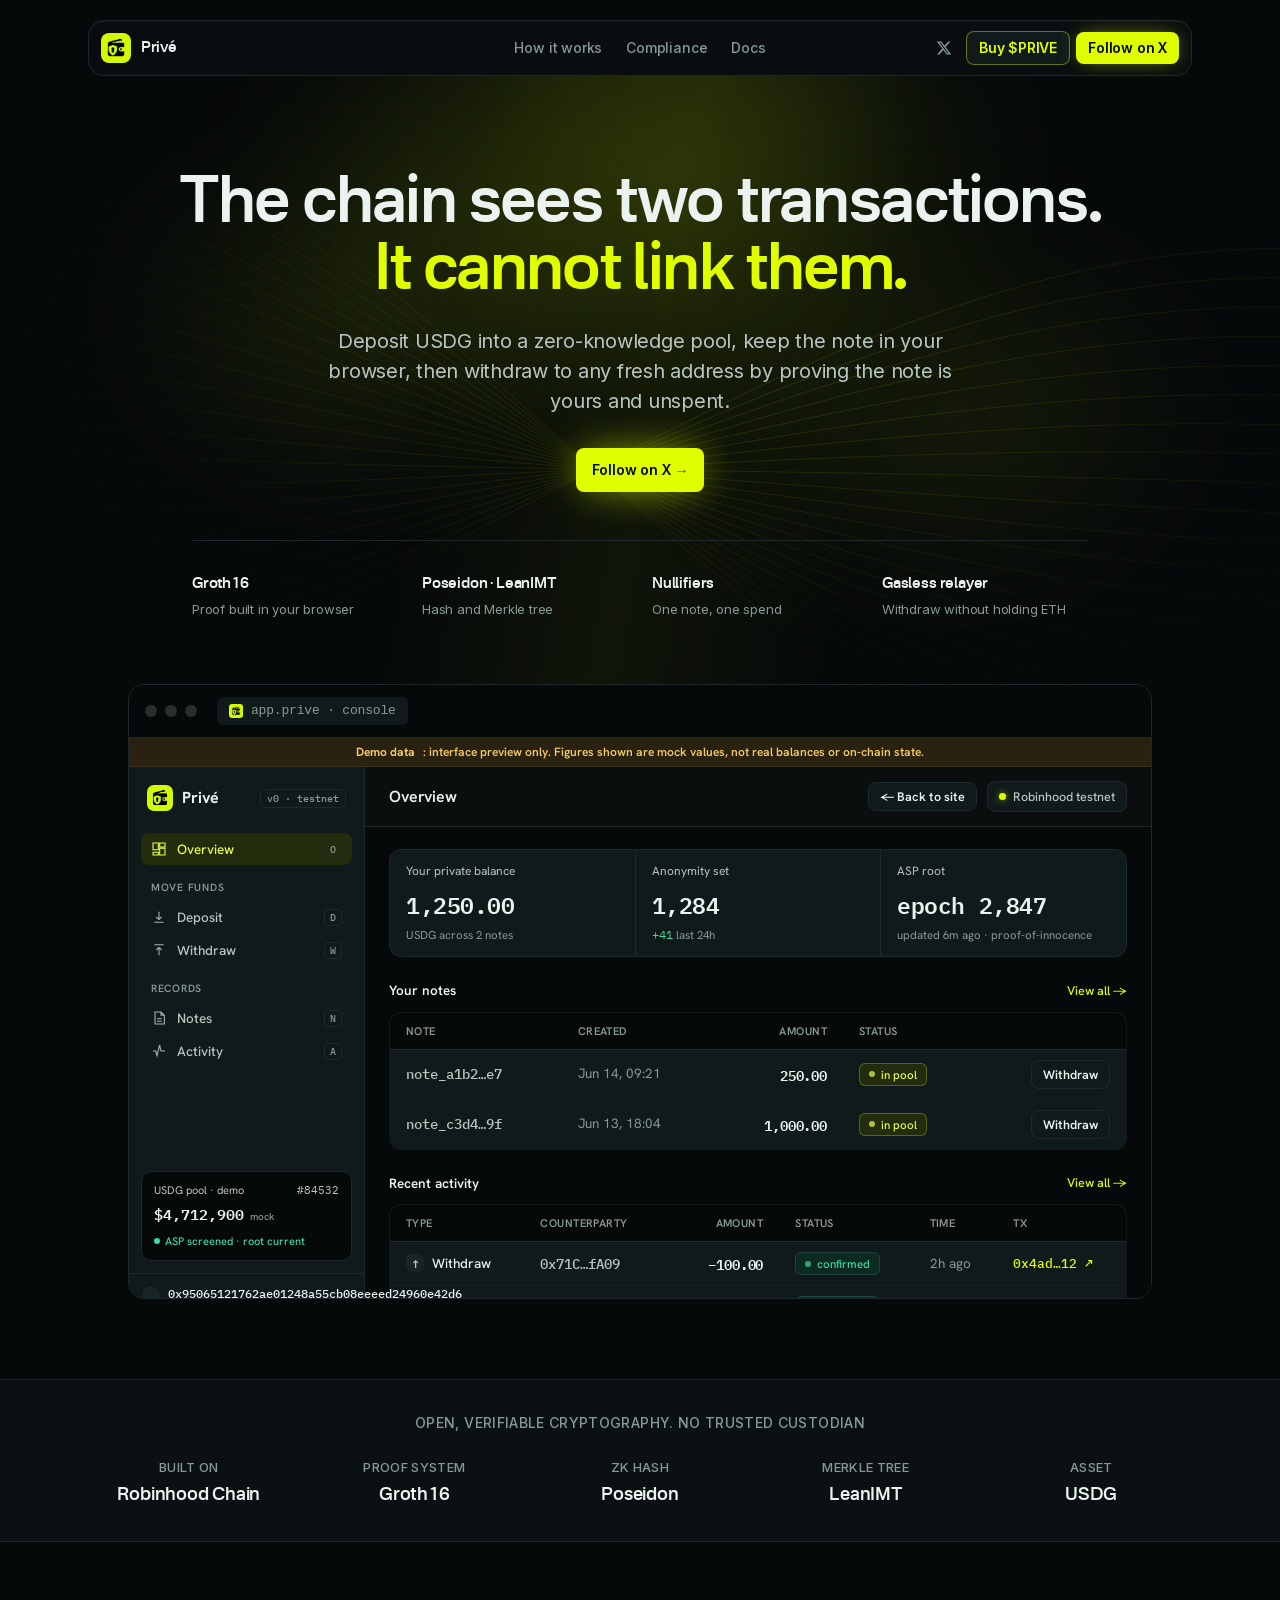
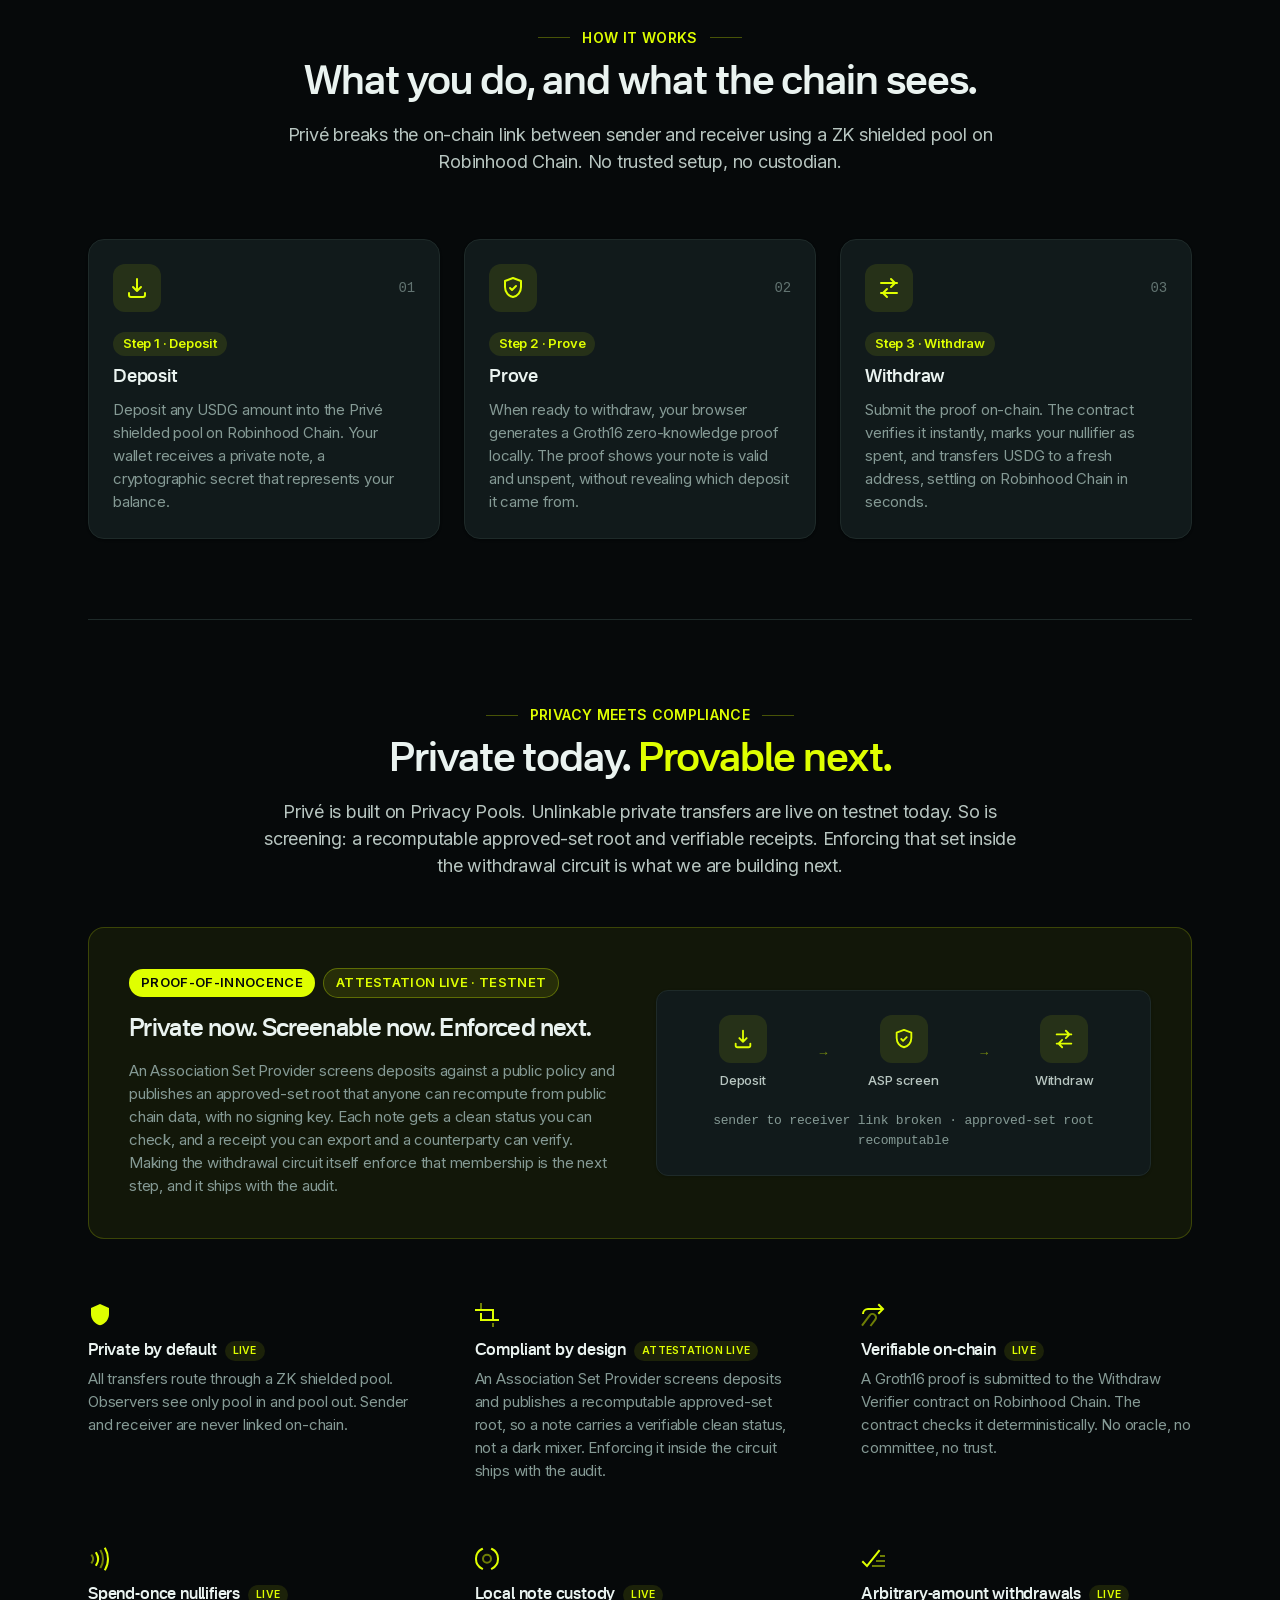
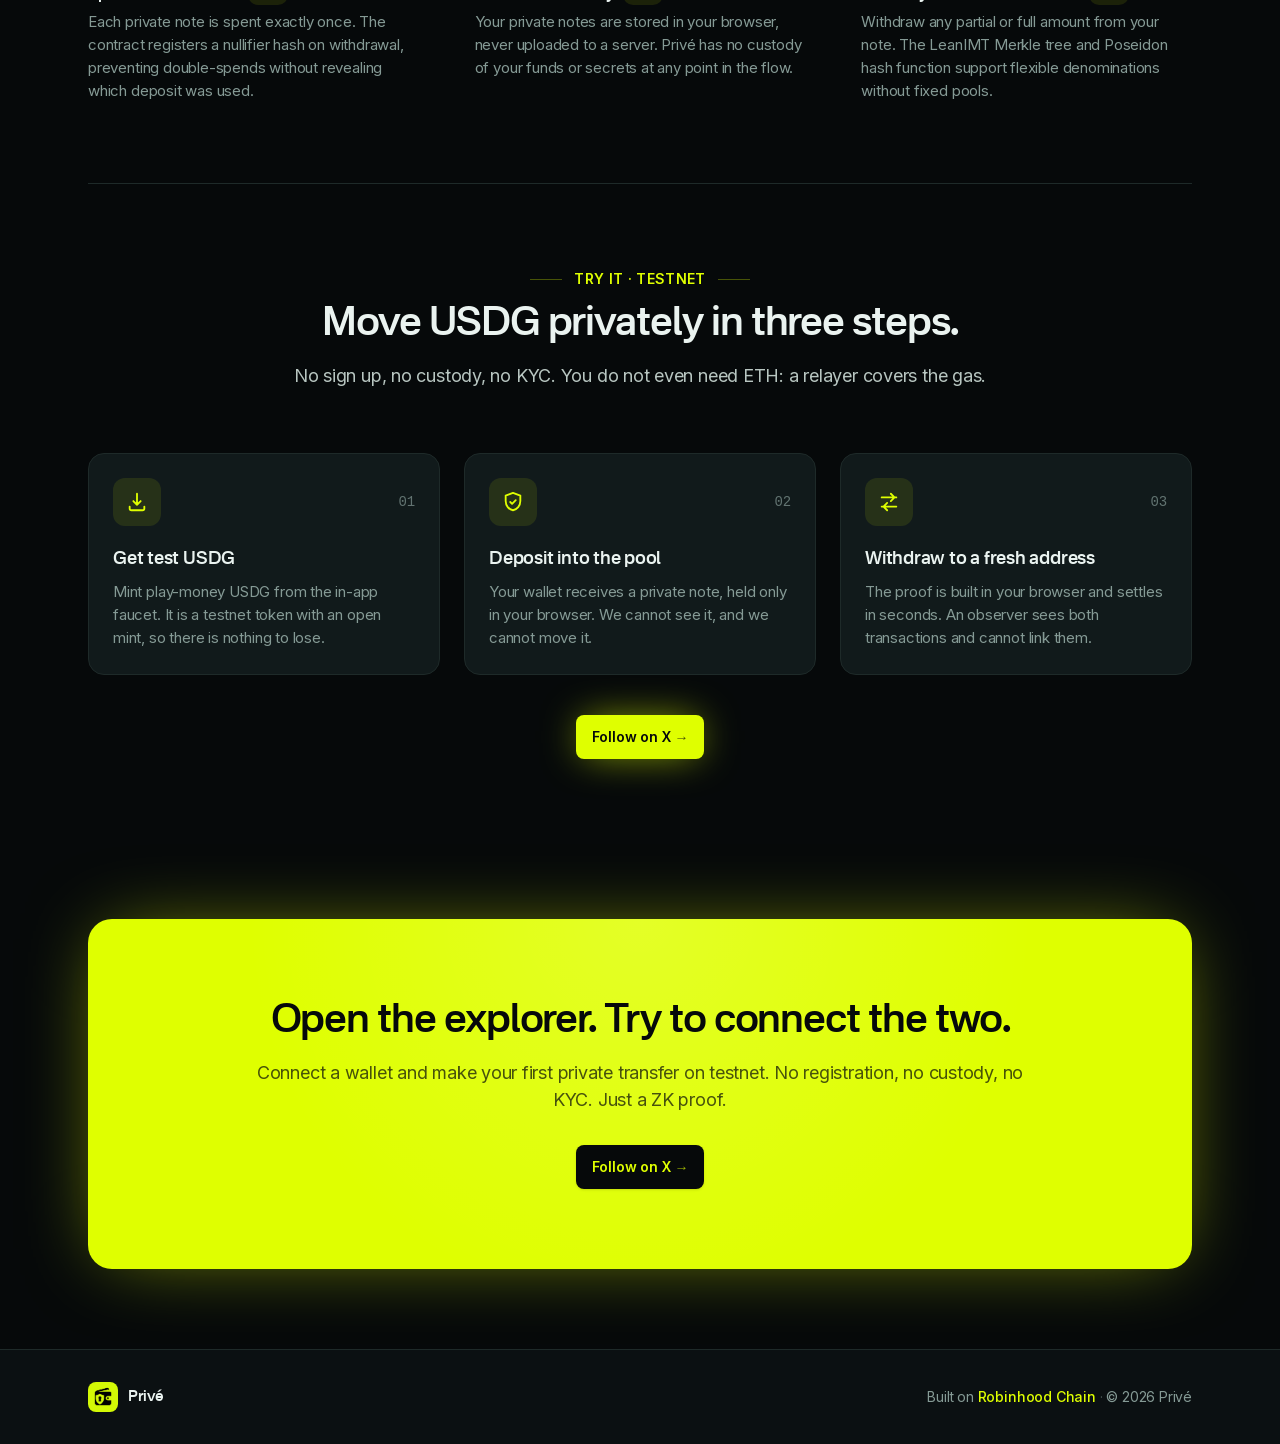
<file: index.html>
<!DOCTYPE html>
<html lang="en">
  <head>
    <meta charset="utf-8" />
    <meta name="viewport" content="width=device-width, initial-scale=1" />
    <link
      rel="preload"
      href="/_next/static/media/562de9ffa6de8caa-s.p.woff2"
      as="font"
      crossorigin=""
      type="font/woff2"
    />
    <link
      rel="preload"
      href="/_next/static/media/5d53fc5cc5ac1f67-s.p.woff2"
      as="font"
      crossorigin=""
      type="font/woff2"
    />
    <link
      rel="preload"
      href="/_next/static/media/6140489ca5776eed-s.p.woff2"
      as="font"
      crossorigin=""
      type="font/woff2"
    />
    <link
      rel="preload"
      href="/_next/static/media/d542e1cea0499b09-s.p.woff2"
      as="font"
      crossorigin=""
      type="font/woff2"
    />
    <link
      rel="preload"
      href="/_next/static/media/e4af272ccee01ff0-s.p.woff2"
      as="font"
      crossorigin=""
      type="font/woff2"
    />
    <link
      rel="preload"
      as="image"
      href="/logo.png"
    />
    <link
      rel="stylesheet"
      href="/_next/static/css/548167fef9fabaf6.css?dpl=dpl_FEVBK7wiTJwCc8p5UtqSNQPDiqBx"
      data-precedence="next"
    />
    <link
      rel="stylesheet"
      href="/_next/static/css/ed5c0e527bc7c5ea.css?dpl=dpl_FEVBK7wiTJwCc8p5UtqSNQPDiqBx"
      data-precedence="next"
    />
    <link
      rel="preload"
      as="script"
      fetchPriority="low"
      href="/_next/static/chunks/webpack-92c459adb47f3bdf.js?dpl=dpl_FEVBK7wiTJwCc8p5UtqSNQPDiqBx"
    />
    <script
      src="/_next/static/chunks/c36baf0d-8c3873b2751e327a.js?dpl=dpl_FEVBK7wiTJwCc8p5UtqSNQPDiqBx"
      async=""
    ></script>
    <script
      src="/_next/static/chunks/27-4751ae2c63b28ee9.js?dpl=dpl_FEVBK7wiTJwCc8p5UtqSNQPDiqBx"
      async=""
    ></script>
    <script
      src="/_next/static/chunks/main-app-50c3271d4dbd0893.js?dpl=dpl_FEVBK7wiTJwCc8p5UtqSNQPDiqBx"
      async=""
    ></script>
    <script
      src="/_next/static/chunks/212-0f8bb695d9ed6eb2.js?dpl=dpl_FEVBK7wiTJwCc8p5UtqSNQPDiqBx"
      async=""
    ></script>
    <script
      src="/_next/static/chunks/421-9d152a4589f20270.js?dpl=dpl_FEVBK7wiTJwCc8p5UtqSNQPDiqBx"
      async=""
    ></script>
    <script
      src="/_next/static/chunks/app/layout-c68f42a13564f38b.js?dpl=dpl_FEVBK7wiTJwCc8p5UtqSNQPDiqBx"
      async=""
    ></script>
    <script
      src="/_next/static/chunks/app/(default)/layout-81db9655b4ca143f.js?dpl=dpl_FEVBK7wiTJwCc8p5UtqSNQPDiqBx"
      async=""
    ></script>
    <script
      src="/_next/static/chunks/app/(default)/page-bc2d4ddbbd30afb2.js?dpl=dpl_FEVBK7wiTJwCc8p5UtqSNQPDiqBx"
      async=""
    ></script>
    <meta name="next-size-adjust" content="" />
    <title>Privé · private USDG on Robinhood Chain</title>
    <meta
      name="description"
      content="Send USDG privately on Robinhood Chain. Unlinkable ZK transfers with a recomputable approved-set root, so privacy comes with a receipt you can verify."
    />
    <meta
      name="virtual-protocol-site-verification"
      content="9a85c59aa5faf6089cb9fc865687f63d"
    />
    <meta
      property="og:title"
      content="Privé · private USDG on Robinhood Chain"
    />
    <meta
      property="og:description"
      content="Private USDG transfers on Robinhood Chain using zero-knowledge proofs and Privacy Pools. Deposits are screened against a public policy, and the approved-set root is one anyone can recompute."
    />
    <meta property="og:url" content="https://privepay.app" />
    <meta property="og:site_name" content="Privé" />
    <meta property="og:image:type" content="image/png" />
    <meta property="og:image:width" content="1774" />
    <meta property="og:image:height" content="887" />
    <meta
      property="og:image"
      content="https://privepay.app/opengraph-image.png?59dfe5bf88dd7083"
    />
    <meta property="og:type" content="website" />
    <meta name="twitter:card" content="summary_large_image" />
    <meta name="twitter:site" content="@privepayapp" />
    <meta name="twitter:creator" content="@privepayapp" />
    <meta
      name="twitter:title"
      content="Privé · private USDG on Robinhood Chain"
    />
    <meta
      name="twitter:description"
      content="Private USDG transfers on Robinhood Chain using zero-knowledge proofs and Privacy Pools. Deposits are screened against a public policy, and the approved-set root is one anyone can recompute."
    />
    <meta name="twitter:image:type" content="image/png" />
    <meta name="twitter:image:width" content="1774" />
    <meta name="twitter:image:height" content="887" />
    <meta
      name="twitter:image"
      content="https://privepay.app/twitter-image.png?59dfe5bf88dd7083"
    />
    <link
      rel="icon"
      href="/icon.png?413af1090e209ddf"
      type="image/png"
      sizes="1254x1254"
    />
    <script
      src="/_next/static/chunks/polyfills-42372ed130431b0a.js?dpl=dpl_FEVBK7wiTJwCc8p5UtqSNQPDiqBx"
      nomodule=""
    ></script>
  </head>
  <body
    class="__variable_f367f3 __variable_f04781 bg-ink font-inter text-base text-fg-muted antialiased"
  >
    <div
      class="flex min-h-screen flex-col overflow-hidden supports-[overflow:clip]:overflow-clip"
    >
      <header class="z-30 mt-2 w-full md:mt-5">
        <div class="mx-auto max-w-6xl px-4 sm:px-6">
          <div
            class="relative flex h-14 items-center justify-between gap-3 rounded-2xl border border-line bg-ink-2/80 px-3 shadow-[0_1px_0_0_rgba(255,255,255,0.03)_inset] after:absolute after:inset-0 after:-z-10 after:rounded-[inherit] after:backdrop-blur-md"
          >
            <div class="flex flex-1 items-center">
              <a
                class="inline-flex shrink-0 items-center gap-2.5"
                aria-label="Privé"
                href="/"
                ><img
                  alt=""
                  width="30"
                  height="30"
                  decoding="async"
                  data-nimg="1"
                  class="rounded-lg"
                  style="color: transparent"
                  src="/logo.png"
                /><span
                  class="font-nacelle text-base font-semibold tracking-tight text-fg"
                  >Privé</span
                ></a
              >
            </div>
            <nav class="hidden items-center gap-6 text-sm font-medium md:flex">
              <a
                class="text-fg-muted transition hover:text-rh-green focus-visible:text-rh-green focus-visible:outline-none"
                href="/#how-it-works"
                >How it works</a
              ><a
                class="text-fg-muted transition hover:text-rh-green focus-visible:text-rh-green focus-visible:outline-none"
                href="/#compliance"
                >Compliance</a
              ><a
                class="text-fg-muted transition hover:text-rh-green focus-visible:text-rh-green focus-visible:outline-none"
                href="/docs"
                >Docs</a
              >
            </nav>
            <ul class="flex flex-1 items-center justify-end gap-1.5">
              <li class="hidden sm:block">
                <a
                  href="https://x.com/privepay_rh"
                  target="_blank"
                  rel="noopener noreferrer"
                  aria-label="Privé on X"
                  class="inline-flex h-8 w-8 items-center justify-center rounded-lg text-fg-muted transition hover:bg-ink-3 hover:text-rh-green"
                  ><svg
                    viewBox="0 0 24 24"
                    width="16"
                    height="16"
                    fill="currentColor"
                    aria-hidden="true"
                  >
                    <path
                      d="M18.244 2.25h3.308l-7.227 8.26 8.502 11.24H16.17l-5.214-6.817L4.99 21.75H1.68l7.73-8.835L1.254 2.25H8.08l4.713 6.231zm-1.161 17.52h1.833L7.084 4.126H5.117z"
                    ></path></svg
                ></a>
              </li>
              <li class="hidden sm:block">
                <a
                  href="https://ponsfamily.com/launchpad/0x9a347d2c997d6d046a6118a2e8d05ab9b3fa498f"
                  target="_blank"
                  rel="noopener noreferrer"
                  class="btn-sm border border-rh-green/40 bg-ink-3 py-[5px] font-semibold text-rh-green transition-colors hover:border-rh-green/70 hover:bg-ink-2"
                  >Buy $PRIVE</a
                >
              </li>
              <li>
                <a
                  class="btn-sm bg-rh-green py-[5px] font-semibold text-ink shadow-[0_0_20px_-6px_rgba(223,255,0,0.7)] transition-colors hover:bg-rh-green-hover"
                  href="https://x.com/privepay_rh"
                  target="_blank"
                  rel="noopener noreferrer"
                  >Follow on X</a
                >
              </li>
              <li class="md:hidden">
                <button
                  type="button"
                  aria-label="Open menu"
                  aria-expanded="false"
                  class="inline-flex h-8 w-8 items-center justify-center rounded-lg text-fg transition hover:bg-ink-3"
                >
                  <svg
                    viewBox="0 0 24 24"
                    width="18"
                    height="18"
                    fill="none"
                    stroke="currentColor"
                    stroke-width="2"
                    stroke-linecap="round"
                    aria-hidden="true"
                  >
                    <path d="M4 7h16"></path>
                    <path d="M4 12h16"></path>
                    <path d="M4 17h16"></path>
                  </svg>
                </button>
              </li>
            </ul>
          </div>
        </div>
      </header>
      <main class="relative flex grow flex-col">
        <div
          class="pointer-events-none absolute inset-x-0 top-0 -z-10 h-[780px] overflow-hidden"
          aria-hidden="true"
        >
          <svg
            class="waves absolute inset-0 h-full w-full"
            viewBox="0 0 1440 780"
            preserveAspectRatio="xMidYMid slice"
            fill="none"
          >
            <g class="waves-g">
              <path
                d="M -160 14 C 340 -300.6, 900 1023.4, 1600 756"
                stroke="#DFFF00"
                stroke-width="1"
                opacity="0.14"
              ></path>
              <path
                d="M -160 40 C 340 -246, 900 974, 1600 730"
                stroke="#DFFF00"
                stroke-width="1"
                opacity="0.14"
              ></path>
              <path
                d="M -160 66 C 340 -191.40000000000003, 900 924.5999999999999, 1600 704"
                stroke="#DFFF00"
                stroke-width="1"
                opacity="0.14"
              ></path>
              <path
                d="M -160 92 C 340 -136.8, 900 875.2, 1600 678"
                stroke="#DFFF00"
                stroke-width="1"
                opacity="0.14"
              ></path>
              <path
                d="M -160 118 C 340 -82.19999999999999, 900 825.8, 1600 652"
                stroke="#DFFF00"
                stroke-width="1"
                opacity="0.14"
              ></path>
              <path
                d="M -160 144 C 340 -27.600000000000023, 900 776.4, 1600 626"
                stroke="#DFFF00"
                stroke-width="1"
                opacity="0.14"
              ></path>
              <path
                d="M -160 170 C 340 27, 900 727, 1600 600"
                stroke="#DFFF00"
                stroke-width="1"
                opacity="0.14"
              ></path>
              <path
                d="M -160 196 C 340 81.6, 900 677.6, 1600 574"
                stroke="#DFFF00"
                stroke-width="1"
                opacity="0.14"
              ></path>
              <path
                d="M -160 222 C 340 136.2, 900 628.2, 1600 548"
                stroke="#DFFF00"
                stroke-width="1"
                opacity="0.14"
              ></path>
              <path
                d="M -160 248 C 340 190.8, 900 578.8, 1600 522"
                stroke="#DFFF00"
                stroke-width="1"
                opacity="0.14"
              ></path>
              <path
                d="M -160 274 C 340 245.4, 900 529.4, 1600 496"
                stroke="#DFFF00"
                stroke-width="1"
                opacity="0.14"
              ></path>
              <path
                d="M -160 300 C 340 300, 900 480, 1600 470"
                stroke="#DFFF00"
                stroke-width="1"
                opacity="0.14"
              ></path>
              <path
                d="M -160 326 C 340 354.6, 900 430.6, 1600 444"
                stroke="#DFFF00"
                stroke-width="1"
                opacity="0.14"
              ></path>
              <path
                d="M -160 352 C 340 409.2, 900 381.2, 1600 418"
                stroke="#DFFF00"
                stroke-width="1"
                opacity="0.14"
              ></path>
              <path
                d="M -160 378 C 340 463.8, 900 331.8, 1600 392"
                stroke="#DFFF00"
                stroke-width="1"
                opacity="0.14"
              ></path>
              <path
                d="M -160 404 C 340 518.4, 900 282.4, 1600 366"
                stroke="#DFFF00"
                stroke-width="1"
                opacity="0.14"
              ></path>
              <path
                d="M -160 430 C 340 573, 900 233, 1600 340"
                stroke="#DFFF00"
                stroke-width="1"
                opacity="0.14"
              ></path>
              <path
                d="M -160 456 C 340 627.6, 900 183.60000000000002, 1600 314"
                stroke="#DFFF00"
                stroke-width="1"
                opacity="0.14"
              ></path>
              <path
                d="M -160 482 C 340 682.2, 900 134.2, 1600 288"
                stroke="#DFFF00"
                stroke-width="1"
                opacity="0.14"
              ></path>
              <path
                d="M -160 508 C 340 736.8, 900 84.80000000000001, 1600 262"
                stroke="#DFFF00"
                stroke-width="1"
                opacity="0.14"
              ></path>
              <path
                d="M -160 534 C 340 791.4000000000001, 900 35.400000000000034, 1600 236"
                stroke="#DFFF00"
                stroke-width="1"
                opacity="0.14"
              ></path>
              <path
                d="M -160 560 C 340 846, 900 -14, 1600 210"
                stroke="#DFFF00"
                stroke-width="1"
                opacity="0.14"
              ></path>
            </g>
          </svg>
          <div class="aurora aurora-1"></div>
          <div class="aurora aurora-2"></div>
          <div class="aurora aurora-3"></div>
          <div class="sweep"></div>
        </div>
        <section>
          <div class="mx-auto max-w-6xl px-4 sm:px-6">
            <div class="pb-12 pt-16 md:pb-20 md:pt-24">
              <div class="pb-12 text-center md:pb-16">
                <h1
                  class="pb-5 font-nacelle text-4xl font-semibold leading-[1.05] tracking-tight text-fg md:text-6xl"
                  data-aos="fade-up"
                >
                  The chain sees two transactions.<br /><span
                    class="text-rh-green"
                    >It cannot link them.</span
                  >
                </h1>
                <div class="mx-auto max-w-2xl">
                  <p
                    class="mb-8 text-lg text-fg-soft md:text-xl"
                    data-aos="fade-up"
                    data-aos-delay="200"
                  >
                    Deposit USDG into a zero-knowledge pool, keep the note in
                    your browser, then withdraw to any fresh address by proving
                    the note is yours and unspent.
                  </p>
                  <div
                    class="mx-auto max-w-xs sm:flex sm:max-w-none sm:justify-center"
                  >
                    <div data-aos="fade-up" data-aos-delay="400">
                      <a
                        class="btn group mb-4 w-full bg-rh-green font-semibold text-ink shadow-[0_0_40px_-8px_rgba(223,255,0,0.8)] transition-colors hover:bg-rh-green-hover sm:mb-0 sm:w-auto"
                        href="https://x.com/privepay_rh"
                        target="_blank"
                        rel="noopener noreferrer"
                        ><span class="relative inline-flex items-center"
                          >Follow on X<span
                            class="ml-1 tracking-normal text-ink/70 transition-transform group-hover:translate-x-0.5"
                            >→</span
                          ></span
                        ></a
                      >
                    </div>
                  </div>
                </div>
                <div
                  class="mx-auto mt-12 grid max-w-4xl grid-cols-2 gap-x-6 gap-y-6 border-t border-line pt-8 md:grid-cols-4"
                  data-aos="fade-up"
                  data-aos-delay="700"
                >
                  <div class="text-center md:text-left">
                    <div class="font-nacelle text-base font-semibold text-fg">
                      Groth16
                    </div>
                    <div class="mt-1 text-xs text-fg-muted">
                      Proof built in your browser
                    </div>
                  </div>
                  <div class="text-center md:text-left">
                    <div class="font-nacelle text-base font-semibold text-fg">
                      Poseidon · LeanIMT
                    </div>
                    <div class="mt-1 text-xs text-fg-muted">
                      Hash and Merkle tree
                    </div>
                  </div>
                  <div class="text-center md:text-left">
                    <div class="font-nacelle text-base font-semibold text-fg">
                      Nullifiers
                    </div>
                    <div class="mt-1 text-xs text-fg-muted">
                      One note, one spend
                    </div>
                  </div>
                  <div class="text-center md:text-left">
                    <div class="font-nacelle text-base font-semibold text-fg">
                      Gasless relayer
                    </div>
                    <div class="mt-1 text-xs text-fg-muted">
                      Withdraw without holding ETH
                    </div>
                  </div>
                </div>
              </div>
              <div
                class="mx-auto max-w-5xl"
                data-aos="fade-up"
                data-aos-delay="300"
              >
                <div
                  class="relative overflow-hidden rounded-2xl border border-line bg-ink-2 shadow-2xl shadow-black/60 ring-1 ring-rh-green/15"
                >
                  <div
                    class="pointer-events-none absolute -inset-x-10 -top-24 -z-0 h-48 opacity-70"
                    aria-hidden="true"
                    style="
                      background: radial-gradient(
                        ellipse at center,
                        rgba(223, 255, 0, 0.22),
                        rgba(223, 255, 0, 0) 70%
                      );
                    "
                  ></div>
                  <div
                    class="relative flex items-center gap-2 border-b border-line bg-ink px-4 py-3"
                  >
                    <span class="h-3 w-3 rounded-full bg-white/15"></span
                    ><span class="h-3 w-3 rounded-full bg-white/15"></span
                    ><span class="h-3 w-3 rounded-full bg-white/15"></span
                    ><span
                      class="ml-3 inline-flex items-center gap-2 rounded-md bg-ink-3 px-3 py-1 font-mono text-xs text-fg-muted ring-1 ring-line"
                      ><img
                        alt=""
                        loading="lazy"
                        width="14"
                        height="14"
                        decoding="async"
                        data-nimg="1"
                        class="rounded-[3px]"
                        style="color: transparent"
                        src="/logo.png"
                      />app.prive · console</span
                    >
                  </div>
                  <iframe
                    src="/console.html"
                    title="Privé console · deposit and withdraw"
                    class="relative block h-[560px] w-full bg-ink"
                    loading="lazy"
                  ></iframe>
                </div>
              </div>
            </div>
          </div>
        </section>
        <section class="border-y border-line bg-ink-2">
          <div class="mx-auto max-w-6xl px-4 sm:px-6">
            <div class="py-8">
              <p
                class="mb-6 text-center text-sm font-medium uppercase tracking-wide text-fg-muted"
              >
                Open, verifiable cryptography. No trusted custodian
              </p>
              <div
                class="grid grid-cols-2 gap-x-6 gap-y-6 sm:grid-cols-3 lg:grid-cols-5"
              >
                <div class="text-center">
                  <div
                    class="text-xs font-medium uppercase tracking-wide text-fg-muted"
                  >
                    Built on
                  </div>
                  <div class="mt-1 font-nacelle text-lg font-semibold text-fg">
                    Robinhood Chain
                  </div>
                </div>
                <div class="text-center">
                  <div
                    class="text-xs font-medium uppercase tracking-wide text-fg-muted"
                  >
                    Proof system
                  </div>
                  <div class="mt-1 font-nacelle text-lg font-semibold text-fg">
                    Groth16
                  </div>
                </div>
                <div class="text-center">
                  <div
                    class="text-xs font-medium uppercase tracking-wide text-fg-muted"
                  >
                    ZK hash
                  </div>
                  <div class="mt-1 font-nacelle text-lg font-semibold text-fg">
                    Poseidon
                  </div>
                </div>
                <div class="text-center">
                  <div
                    class="text-xs font-medium uppercase tracking-wide text-fg-muted"
                  >
                    Merkle tree
                  </div>
                  <div class="mt-1 font-nacelle text-lg font-semibold text-fg">
                    LeanIMT
                  </div>
                </div>
                <div class="text-center">
                  <div
                    class="text-xs font-medium uppercase tracking-wide text-fg-muted"
                  >
                    Asset
                  </div>
                  <div class="mt-1 font-nacelle text-lg font-semibold text-fg">
                    USDG
                  </div>
                </div>
              </div>
            </div>
          </div>
        </section>
        <section id="how-it-works" class="bg-ink">
          <div class="mx-auto max-w-6xl px-4 sm:px-6">
            <div class="py-12 md:py-20">
              <div class="mx-auto max-w-3xl pb-12 text-center md:pb-16">
                <div
                  class="inline-flex items-center gap-3 pb-3 before:h-px before:w-8 before:bg-rh-green/30 after:h-px after:w-8 after:bg-rh-green/30"
                >
                  <span
                    class="text-sm font-semibold uppercase tracking-wide text-rh-green"
                    >How it works</span
                  >
                </div>
                <h2
                  class="pb-4 font-nacelle text-3xl font-semibold text-fg md:text-4xl"
                >
                  What you do, and what the chain sees.
                </h2>
                <p class="text-lg text-fg-soft">
                  Privé breaks the on-chain link between sender and receiver
                  using a ZK shielded pool on Robinhood Chain. No trusted setup,
                  no custodian.
                </p>
              </div>
              <div
                class="mx-auto grid max-w-sm items-start gap-6 lg:max-w-none lg:grid-cols-3"
              >
                <div
                  class="group relative h-full rounded-2xl border border-line bg-ink-3 p-6 shadow-sm transition-colors hover:border-rh-green/30"
                  data-aos="fade-up"
                  data-aos-delay="0"
                >
                  <div class="mb-5 flex items-center justify-between">
                    <span
                      class="inline-flex h-12 w-12 items-center justify-center rounded-xl bg-rh-green/10 text-rh-green"
                      ><svg
                        width="24"
                        height="24"
                        viewBox="0 0 24 24"
                        fill="none"
                        aria-hidden="true"
                      >
                        <path
                          d="M12 3v12m0 0 4-4m-4 4-4-4"
                          stroke="currentColor"
                          stroke-width="2"
                          stroke-linecap="round"
                          stroke-linejoin="round"
                        ></path>
                        <path
                          d="M4 17v2a2 2 0 0 0 2 2h12a2 2 0 0 0 2-2v-2"
                          stroke="currentColor"
                          stroke-width="2"
                          stroke-linecap="round"
                          stroke-linejoin="round"
                        ></path></svg></span
                    ><span
                      class="font-mono text-sm font-medium text-fg-muted/70"
                      >0<!-- -->1</span
                    >
                  </div>
                  <div class="mb-2">
                    <span
                      class="inline-flex rounded-full bg-rh-green/10 px-2.5 py-0.5 text-xs font-semibold text-rh-green"
                      >Step 1<!-- -->
                      ·
                      <!-- -->Deposit</span
                    >
                  </div>
                  <h3 class="mb-2 font-nacelle text-lg font-semibold text-fg">
                    Deposit
                  </h3>
                  <p class="text-fg-muted">
                    Deposit any USDG amount into the Privé shielded pool on
                    Robinhood Chain. Your wallet receives a private note, a
                    cryptographic secret that represents your balance.
                  </p>
                </div>
                <div
                  class="group relative h-full rounded-2xl border border-line bg-ink-3 p-6 shadow-sm transition-colors hover:border-rh-green/30"
                  data-aos="fade-up"
                  data-aos-delay="150"
                >
                  <div class="mb-5 flex items-center justify-between">
                    <span
                      class="inline-flex h-12 w-12 items-center justify-center rounded-xl bg-rh-green/10 text-rh-green"
                      ><svg
                        width="24"
                        height="24"
                        viewBox="0 0 24 24"
                        fill="none"
                        aria-hidden="true"
                      >
                        <path
                          d="M12 2 4 5v6c0 5 3.4 9.1 8 10 4.6-.9 8-5 8-10V5l-8-3Z"
                          stroke="currentColor"
                          stroke-width="2"
                          stroke-linejoin="round"
                        ></path>
                        <path
                          d="m9 12 2 2 4-4"
                          stroke="currentColor"
                          stroke-width="2"
                          stroke-linecap="round"
                          stroke-linejoin="round"
                        ></path></svg></span
                    ><span
                      class="font-mono text-sm font-medium text-fg-muted/70"
                      >0<!-- -->2</span
                    >
                  </div>
                  <div class="mb-2">
                    <span
                      class="inline-flex rounded-full bg-rh-green/10 px-2.5 py-0.5 text-xs font-semibold text-rh-green"
                      >Step 2<!-- -->
                      ·
                      <!-- -->Prove</span
                    >
                  </div>
                  <h3 class="mb-2 font-nacelle text-lg font-semibold text-fg">
                    Prove
                  </h3>
                  <p class="text-fg-muted">
                    When ready to withdraw, your browser generates a Groth16
                    zero-knowledge proof locally. The proof shows your note is
                    valid and unspent, without revealing which deposit it came
                    from.
                  </p>
                </div>
                <div
                  class="group relative h-full rounded-2xl border border-line bg-ink-3 p-6 shadow-sm transition-colors hover:border-rh-green/30"
                  data-aos="fade-up"
                  data-aos-delay="300"
                >
                  <div class="mb-5 flex items-center justify-between">
                    <span
                      class="inline-flex h-12 w-12 items-center justify-center rounded-xl bg-rh-green/10 text-rh-green"
                      ><svg
                        width="24"
                        height="24"
                        viewBox="0 0 24 24"
                        fill="none"
                        aria-hidden="true"
                      >
                        <path
                          d="M4 7h16M14 3l4 4-4 4"
                          stroke="currentColor"
                          stroke-width="2"
                          stroke-linecap="round"
                          stroke-linejoin="round"
                        ></path>
                        <path
                          d="M20 17H4m6 4-4-4 4-4"
                          stroke="currentColor"
                          stroke-width="2"
                          stroke-linecap="round"
                          stroke-linejoin="round"
                        ></path></svg></span
                    ><span
                      class="font-mono text-sm font-medium text-fg-muted/70"
                      >0<!-- -->3</span
                    >
                  </div>
                  <div class="mb-2">
                    <span
                      class="inline-flex rounded-full bg-rh-green/10 px-2.5 py-0.5 text-xs font-semibold text-rh-green"
                      >Step 3<!-- -->
                      ·
                      <!-- -->Withdraw</span
                    >
                  </div>
                  <h3 class="mb-2 font-nacelle text-lg font-semibold text-fg">
                    Withdraw
                  </h3>
                  <p class="text-fg-muted">
                    Submit the proof on-chain. The contract verifies it
                    instantly, marks your nullifier as spent, and transfers USDG
                    to a fresh address, settling on Robinhood Chain in seconds.
                  </p>
                </div>
              </div>
            </div>
          </div>
        </section>
        <section class="relative bg-ink" id="compliance">
          <div class="mx-auto max-w-6xl px-4 sm:px-6">
            <div class="border-t border-line py-12 md:py-20">
              <div class="mx-auto max-w-3xl pb-4 text-center md:pb-12">
                <div
                  class="inline-flex items-center gap-3 pb-3 before:h-px before:w-8 before:bg-rh-green/30 after:h-px after:w-8 after:bg-rh-green/30"
                >
                  <span
                    class="text-sm font-semibold uppercase tracking-wide text-rh-green"
                    >Privacy meets compliance</span
                  >
                </div>
                <h2
                  class="pb-4 font-nacelle text-3xl font-semibold text-fg md:text-4xl"
                >
                  Private today.<!-- -->
                  <span class="text-rh-green">Provable next.</span>
                </h2>
                <p class="text-lg text-fg-soft">
                  Privé is built on Privacy Pools. Unlinkable private transfers
                  are live on testnet today. So is screening: a recomputable
                  approved-set root and verifiable receipts. Enforcing that set
                  inside the withdrawal circuit is what we are building next.
                </p>
              </div>
              <div class="mb-12 md:mb-16" data-aos="fade-up">
                <div
                  class="relative overflow-hidden rounded-2xl border border-rh-green/20 bg-rh-green/[0.06] p-8 md:p-10"
                >
                  <div class="grid items-center gap-8 md:grid-cols-2">
                    <div>
                      <div class="flex flex-wrap items-center gap-2">
                        <span
                          class="inline-flex rounded-full bg-rh-green px-3 py-1 text-xs font-semibold uppercase tracking-wide text-ink"
                          >Proof-of-innocence</span
                        ><span
                          class="inline-flex rounded-full border border-rh-green/30 bg-rh-green/10 px-3 py-1 text-xs font-semibold uppercase tracking-wide text-rh-green"
                          >Attestation live · testnet</span
                        >
                      </div>
                      <h3
                        class="mt-4 font-nacelle text-2xl font-semibold text-fg"
                      >
                        Private now. Screenable now. Enforced next.
                      </h3>
                      <p class="mt-3 text-fg-muted">
                        An Association Set Provider screens deposits against a
                        public policy and publishes an approved-set root that
                        anyone can recompute from public chain data, with no
                        signing key. Each note gets a clean status you can
                        check, and a receipt you can export and a counterparty
                        can verify. Making the withdrawal circuit itself enforce
                        that membership is the next step, and it ships with the
                        audit.
                      </p>
                    </div>
                    <div
                      class="rounded-xl border border-line bg-ink-3 p-6 shadow-sm"
                    >
                      <div
                        class="flex items-center justify-between gap-3 text-center text-xs font-medium"
                      >
                        <div class="flex-1">
                          <div
                            class="mx-auto flex h-12 w-12 items-center justify-center rounded-xl bg-rh-green/10 text-rh-green"
                          >
                            <svg
                              width="22"
                              height="22"
                              viewBox="0 0 24 24"
                              fill="none"
                              aria-hidden="true"
                            >
                              <path
                                d="M12 3v12m0 0 4-4m-4 4-4-4"
                                stroke="currentColor"
                                stroke-width="2"
                                stroke-linecap="round"
                                stroke-linejoin="round"
                              ></path>
                              <path
                                d="M4 17v2a2 2 0 0 0 2 2h12a2 2 0 0 0 2-2v-2"
                                stroke="currentColor"
                                stroke-width="2"
                                stroke-linecap="round"
                                stroke-linejoin="round"
                              ></path>
                            </svg>
                          </div>
                          <div class="mt-2 text-fg-soft">Deposit</div>
                        </div>
                        <span class="text-rh-green/50">→</span>
                        <div class="flex-1">
                          <div
                            class="mx-auto flex h-12 w-12 items-center justify-center rounded-xl bg-rh-green/10 text-rh-green"
                          >
                            <svg
                              width="22"
                              height="22"
                              viewBox="0 0 24 24"
                              fill="none"
                              aria-hidden="true"
                            >
                              <path
                                d="M12 2 4 5v6c0 5 3.4 9.1 8 10 4.6-.9 8-5 8-10V5l-8-3Z"
                                stroke="currentColor"
                                stroke-width="2"
                                stroke-linejoin="round"
                              ></path>
                              <path
                                d="m9 12 2 2 4-4"
                                stroke="currentColor"
                                stroke-width="2"
                                stroke-linecap="round"
                                stroke-linejoin="round"
                              ></path>
                            </svg>
                          </div>
                          <div class="mt-2 text-fg-soft">ASP screen</div>
                        </div>
                        <span class="text-rh-green/50">→</span>
                        <div class="flex-1">
                          <div
                            class="mx-auto flex h-12 w-12 items-center justify-center rounded-xl bg-rh-green/10 text-rh-green"
                          >
                            <svg
                              width="22"
                              height="22"
                              viewBox="0 0 24 24"
                              fill="none"
                              aria-hidden="true"
                            >
                              <path
                                d="M4 7h16M14 3l4 4-4 4"
                                stroke="currentColor"
                                stroke-width="2"
                                stroke-linecap="round"
                                stroke-linejoin="round"
                              ></path>
                              <path
                                d="M20 17H4m6 4-4-4 4-4"
                                stroke="currentColor"
                                stroke-width="2"
                                stroke-linecap="round"
                                stroke-linejoin="round"
                              ></path>
                            </svg>
                          </div>
                          <div class="mt-2 text-fg-soft">Withdraw</div>
                        </div>
                      </div>
                      <p
                        class="mt-5 text-center font-mono text-xs text-fg-muted"
                      >
                        sender to receiver link broken · approved-set root
                        recomputable
                      </p>
                    </div>
                  </div>
                </div>
              </div>
              <div
                class="mx-auto grid max-w-sm gap-12 sm:max-w-none sm:grid-cols-2 md:gap-x-14 md:gap-y-16 lg:grid-cols-3"
              >
                <article>
                  <svg
                    class="mb-3 fill-rh-green"
                    xmlns="http://www.w3.org/2000/svg"
                    width="24"
                    height="24"
                  >
                    <path
                      d="M12 1L3 5v6c0 5.25 3.75 10.15 9 11.25C17.25 21.15 21 16.25 21 11V5L12 1z"
                    ></path>
                    <path
                      fill-opacity=".48"
                      d="M12 7a2 2 0 0 0-2 2v1H9v5h6v-5h-1V9a2 2 0 0 0-2-2zm0 2a0.75 0.75 0 0 1 .75.75V10h-1.5V9.75A0.75 0.75 0 0 1 12 9z"
                    ></path>
                  </svg>
                  <div class="mb-1 flex items-center gap-2">
                    <h3 class="font-nacelle text-[1rem] font-semibold text-fg">
                      Private by default
                    </h3>
                    <span
                      class="rounded-full bg-rh-green/10 px-2 py-0.5 text-[0.65rem] font-semibold uppercase tracking-wide text-rh-green"
                      >Live</span
                    >
                  </div>
                  <p class="text-fg-muted">
                    All transfers route through a ZK shielded pool. Observers
                    see only pool in and pool out. Sender and receiver are never
                    linked on-chain.
                  </p>
                </article>
                <article>
                  <svg
                    class="mb-3 fill-rh-green"
                    xmlns="http://www.w3.org/2000/svg"
                    width="24"
                    height="24"
                  >
                    <path
                      fill-opacity=".48"
                      d="M7 8V0H5v8h2Zm12 16v-4h-2v4h2Z"
                    ></path>
                    <path d="M19 6H0v2h17v8H7v-6H5v8h19v-2h-5V6Z"></path>
                  </svg>
                  <div class="mb-1 flex items-center gap-2">
                    <h3 class="font-nacelle text-[1rem] font-semibold text-fg">
                      Compliant by design
                    </h3>
                    <span
                      class="rounded-full bg-rh-green/10 px-2 py-0.5 text-[0.65rem] font-semibold uppercase tracking-wide text-rh-green"
                      >Attestation live</span
                    >
                  </div>
                  <p class="text-fg-muted">
                    An Association Set Provider screens deposits and publishes a
                    recomputable approved-set root, so a note carries a
                    verifiable clean status, not a dark mixer. Enforcing it
                    inside the circuit ships with the audit.
                  </p>
                </article>
                <article>
                  <svg
                    class="mb-3 fill-rh-green"
                    xmlns="http://www.w3.org/2000/svg"
                    width="24"
                    height="24"
                  >
                    <path
                      d="M23.414 6 18 .586 16.586 2l3 3H7a6 6 0 0 0-6 6h2a4 4 0 0 1 4-4h12.586l-3 3L18 11.414 23.414 6Z"
                    ></path>
                    <path
                      fill-opacity=".48"
                      d="M13.01 12.508a2.5 2.5 0 0 0-3.502.482L1.797 23.16.203 21.952l7.71-10.17a4.5 4.5 0 1 1 7.172 5.437l-4.84 6.386-1.594-1.209 4.841-6.385a2.5 2.5 0 0 0-.482-3.503Z"
                    ></path>
                  </svg>
                  <div class="mb-1 flex items-center gap-2">
                    <h3 class="font-nacelle text-[1rem] font-semibold text-fg">
                      Verifiable on-chain
                    </h3>
                    <span
                      class="rounded-full bg-rh-green/10 px-2 py-0.5 text-[0.65rem] font-semibold uppercase tracking-wide text-rh-green"
                      >Live</span
                    >
                  </div>
                  <p class="text-fg-muted">
                    A Groth16 proof is submitted to the Withdraw Verifier
                    contract on Robinhood Chain. The contract checks it
                    deterministically. No oracle, no committee, no trust.
                  </p>
                </article>
                <article>
                  <svg
                    class="mb-3 fill-rh-green"
                    xmlns="http://www.w3.org/2000/svg"
                    width="24"
                    height="24"
                  >
                    <path
                      fill-opacity=".48"
                      d="m3.031 9.05-.593-.805 1.609-1.187.594.804a6.966 6.966 0 0 1 0 8.276l-.594.805-1.61-1.188.594-.805a4.966 4.966 0 0 0 0-5.9Z"
                    ></path>
                    <path
                      d="m7.456 6.676-.535-.845 1.69-1.07.534.844a11.944 11.944 0 0 1 0 12.789l-.535.845-1.69-1.071.536-.845a9.944 9.944 0 0 0 0-10.647Z"
                    ></path>
                    <path
                      d="m11.888 4.35-.514-.858 1.717-1.027.513.858a16.9 16.9 0 0 1 2.4 8.677 16.9 16.9 0 0 1-2.4 8.676l-.513.859-1.717-1.028.514-.858A14.9 14.9 0 0 0 14.003 12a14.9 14.9 0 0 0-2.115-7.65Z"
                      opacity=".48"
                    ></path>
                    <path
                      d="m16.321 2-.5-.866 1.733-1 .5.866A22 22 0 0 1 21 12c0 3.852-1.017 7.636-2.948 10.97l-.502.865-1.73-1.003.501-.865A19.878 19.878 0 0 0 19 12a20 20 0 0 0-2.679-10Z"
                    ></path>
                  </svg>
                  <div class="mb-1 flex items-center gap-2">
                    <h3 class="font-nacelle text-[1rem] font-semibold text-fg">
                      Spend-once nullifiers
                    </h3>
                    <span
                      class="rounded-full bg-rh-green/10 px-2 py-0.5 text-[0.65rem] font-semibold uppercase tracking-wide text-rh-green"
                      >Live</span
                    >
                  </div>
                  <p class="text-fg-muted">
                    Each private note is spent exactly once. The contract
                    registers a nullifier hash on withdrawal, preventing
                    double-spends without revealing which deposit was used.
                  </p>
                </article>
                <article>
                  <svg
                    class="mb-3 fill-rh-green"
                    xmlns="http://www.w3.org/2000/svg"
                    width="24"
                    height="24"
                  >
                    <path
                      fill-opacity=".48"
                      d="M12 8.8a3 3 0 1 0 0 6 3 3 0 0 0 0-6Zm-5 3a5 5 0 1 1 10 0 5 5 0 0 1-10 0Z"
                    ></path>
                    <path
                      d="m7.454 2.891.891-.454L7.437.655l-.891.454a12 12 0 0 0 0 21.382l.89.454.91-1.781-.892-.455a10 10 0 0 1 0-17.818ZM17.456 1.11l-.891-.454-.909 1.782.891.454a10 10 0 0 1 0 17.819l-.89.454.908 1.781.89-.454a12 12 0 0 0 0-21.382Z"
                    ></path>
                  </svg>
                  <div class="mb-1 flex items-center gap-2">
                    <h3 class="font-nacelle text-[1rem] font-semibold text-fg">
                      Local note custody
                    </h3>
                    <span
                      class="rounded-full bg-rh-green/10 px-2 py-0.5 text-[0.65rem] font-semibold uppercase tracking-wide text-rh-green"
                      >Live</span
                    >
                  </div>
                  <p class="text-fg-muted">
                    Your private notes are stored in your browser, never
                    uploaded to a server. Privé has no custody of your funds or
                    secrets at any point in the flow.
                  </p>
                </article>
                <article>
                  <svg
                    class="mb-3 fill-rh-green"
                    xmlns="http://www.w3.org/2000/svg"
                    width="24"
                    height="24"
                  >
                    <path
                      fill-opacity=".48"
                      d="M19 8h5v2h-5V8Zm-4 5h9v2h-9v-2Zm9 5H11v2h13v-2Z"
                    ></path>
                    <path
                      d="M19.406 3.844 6.083 20.497.586 15 2 13.586l3.917 3.917L17.844 2.595l1.562 1.25Z"
                    ></path>
                  </svg>
                  <div class="mb-1 flex items-center gap-2">
                    <h3 class="font-nacelle text-[1rem] font-semibold text-fg">
                      Arbitrary-amount withdrawals
                    </h3>
                    <span
                      class="rounded-full bg-rh-green/10 px-2 py-0.5 text-[0.65rem] font-semibold uppercase tracking-wide text-rh-green"
                      >Live</span
                    >
                  </div>
                  <p class="text-fg-muted">
                    Withdraw any partial or full amount from your note. The
                    LeanIMT Merkle tree and Poseidon hash function support
                    flexible denominations without fixed pools.
                  </p>
                </article>
              </div>
            </div>
          </div>
        </section>
        <section class="relative bg-ink">
          <div class="mx-auto max-w-6xl px-4 sm:px-6">
            <div class="border-t border-line py-12 md:py-20">
              <div class="mx-auto max-w-3xl pb-12 text-center md:pb-16">
                <div
                  class="inline-flex items-center gap-3 pb-3 before:h-px before:w-8 before:bg-rh-green/30 after:h-px after:w-8 after:bg-rh-green/30"
                >
                  <span
                    class="text-sm font-semibold uppercase tracking-wide text-rh-green"
                    >Try it ·
                    <!-- -->testnet</span
                  >
                </div>
                <h2
                  class="pb-4 font-nacelle text-3xl font-semibold text-fg md:text-4xl"
                >
                  Move USDG privately in three steps.
                </h2>
                <p class="text-lg text-fg-soft">
                  No sign up, no custody, no KYC. You do not even need ETH: a
                  relayer covers the gas.
                </p>
              </div>
              <div
                class="mx-auto grid max-w-sm items-start gap-6 lg:max-w-none lg:grid-cols-3"
              >
                <div
                  class="group relative h-full rounded-2xl border border-line bg-ink-3 p-6 transition-colors hover:border-rh-green/30"
                >
                  <div class="mb-5 flex items-center justify-between">
                    <span
                      class="inline-flex h-12 w-12 items-center justify-center rounded-xl bg-rh-green/10 text-rh-green"
                      ><svg
                        width="22"
                        height="22"
                        viewBox="0 0 24 24"
                        fill="none"
                        aria-hidden="true"
                      >
                        <path
                          d="M12 3v12m0 0 4-4m-4 4-4-4"
                          stroke="currentColor"
                          stroke-width="2"
                          stroke-linecap="round"
                          stroke-linejoin="round"
                        ></path>
                        <path
                          d="M4 17v2a2 2 0 0 0 2 2h12a2 2 0 0 0 2-2v-2"
                          stroke="currentColor"
                          stroke-width="2"
                          stroke-linecap="round"
                          stroke-linejoin="round"
                        ></path></svg></span
                    ><span
                      class="font-mono text-sm font-medium text-fg-muted/70"
                      >01</span
                    >
                  </div>
                  <h3 class="mb-2 font-nacelle text-lg font-semibold text-fg">
                    Get test USDG
                  </h3>
                  <p class="text-fg-muted">
                    Mint play-money USDG from the in-app faucet. It is a testnet
                    token with an open mint, so there is nothing to lose.
                  </p>
                </div>
                <div
                  class="group relative h-full rounded-2xl border border-line bg-ink-3 p-6 transition-colors hover:border-rh-green/30"
                >
                  <div class="mb-5 flex items-center justify-between">
                    <span
                      class="inline-flex h-12 w-12 items-center justify-center rounded-xl bg-rh-green/10 text-rh-green"
                      ><svg
                        width="22"
                        height="22"
                        viewBox="0 0 24 24"
                        fill="none"
                        aria-hidden="true"
                      >
                        <path
                          d="M12 2 4 5v6c0 5 3.4 9.1 8 10 4.6-.9 8-5 8-10V5l-8-3Z"
                          stroke="currentColor"
                          stroke-width="2"
                          stroke-linejoin="round"
                        ></path>
                        <path
                          d="m9 12 2 2 4-4"
                          stroke="currentColor"
                          stroke-width="2"
                          stroke-linecap="round"
                          stroke-linejoin="round"
                        ></path></svg></span
                    ><span
                      class="font-mono text-sm font-medium text-fg-muted/70"
                      >02</span
                    >
                  </div>
                  <h3 class="mb-2 font-nacelle text-lg font-semibold text-fg">
                    Deposit into the pool
                  </h3>
                  <p class="text-fg-muted">
                    Your wallet receives a private note, held only in your
                    browser. We cannot see it, and we cannot move it.
                  </p>
                </div>
                <div
                  class="group relative h-full rounded-2xl border border-line bg-ink-3 p-6 transition-colors hover:border-rh-green/30"
                >
                  <div class="mb-5 flex items-center justify-between">
                    <span
                      class="inline-flex h-12 w-12 items-center justify-center rounded-xl bg-rh-green/10 text-rh-green"
                      ><svg
                        width="22"
                        height="22"
                        viewBox="0 0 24 24"
                        fill="none"
                        aria-hidden="true"
                      >
                        <path
                          d="M4 7h16M14 3l4 4-4 4"
                          stroke="currentColor"
                          stroke-width="2"
                          stroke-linecap="round"
                          stroke-linejoin="round"
                        ></path>
                        <path
                          d="M20 17H4m6 4-4-4 4-4"
                          stroke="currentColor"
                          stroke-width="2"
                          stroke-linecap="round"
                          stroke-linejoin="round"
                        ></path></svg></span
                    ><span
                      class="font-mono text-sm font-medium text-fg-muted/70"
                      >03</span
                    >
                  </div>
                  <h3 class="mb-2 font-nacelle text-lg font-semibold text-fg">
                    Withdraw to a fresh address
                  </h3>
                  <p class="text-fg-muted">
                    The proof is built in your browser and settles in seconds.
                    An observer sees both transactions and cannot link them.
                  </p>
                </div>
              </div>
              <div
                class="mt-10 flex flex-col items-center gap-3 sm:flex-row sm:justify-center"
              >
                <a
                  class="btn group w-full bg-rh-green font-semibold text-ink shadow-[0_0_40px_-8px_rgba(223,255,0,0.8)] transition-colors hover:bg-rh-green-hover sm:w-auto"
                  href="https://x.com/privepay_rh"
                  target="_blank"
                  rel="noopener noreferrer"
                  ><span class="relative inline-flex items-center"
                    >Follow on X<span
                      class="ml-1 tracking-normal text-ink/70 transition-transform group-hover:translate-x-0.5"
                      >→</span
                    ></span
                  ></a
                >
              </div>
            </div>
          </div>
        </section>
        <section class="relative overflow-hidden bg-ink">
          <div class="mx-auto max-w-6xl px-4 sm:px-6">
            <div class="py-12 md:py-20">
              <div
                class="relative overflow-hidden rounded-3xl bg-rh-green px-6 py-14 text-center shadow-[0_0_80px_-20px_rgba(223,255,0,0.6)] md:px-12 md:py-20"
              >
                <div
                  class="pointer-events-none absolute inset-0 -z-0 opacity-70"
                  aria-hidden="true"
                  style="
                    background: radial-gradient(
                      circle at 50% 0%,
                      rgba(255, 255, 255, 0.22),
                      rgba(255, 255, 255, 0) 60%
                    );
                  "
                ></div>
                <div class="relative mx-auto max-w-3xl">
                  <h2
                    class="pb-4 font-nacelle text-3xl font-semibold text-ink md:text-4xl"
                    data-aos="fade-up"
                  >
                    Open the explorer. Try to connect the two.
                  </h2>
                  <p
                    class="mb-8 text-lg text-ink/70"
                    data-aos="fade-up"
                    data-aos-delay="200"
                  >
                    Connect a wallet and make your first private transfer on
                    testnet. No registration, no custody, no KYC. Just a ZK
                    proof.
                  </p>
                  <div
                    class="mx-auto max-w-xs sm:flex sm:max-w-none sm:justify-center"
                  >
                    <div data-aos="fade-up" data-aos-delay="400">
                      <a
                        class="btn group mb-4 w-full bg-ink font-semibold text-rh-green shadow-sm transition-colors hover:bg-ink-2 sm:mb-0 sm:w-auto"
                        href="https://x.com/privepay_rh"
                        target="_blank"
                        rel="noopener noreferrer"
                        ><span class="relative inline-flex items-center"
                          >Follow on X<span
                            class="ml-1 tracking-normal text-rh-green/70 transition-transform group-hover:translate-x-0.5"
                            >→</span
                          ></span
                        ></a
                      >
                    </div>
                  </div>
                </div>
              </div>
            </div>
          </div>
        </section>
      </main>
      <footer class="border-t border-line bg-ink-2">
        <div class="mx-auto flex max-w-6xl flex-col items-center justify-between gap-4 px-4 py-8 sm:flex-row sm:px-6">
          <a
            class="inline-flex shrink-0 items-center gap-2.5"
            aria-label="Privé"
            href="/"
            ><img
              alt=""
              width="28"
              height="28"
              decoding="async"
              class="rounded-lg"
              src="/logo.png"
            /><span
              class="font-nacelle text-base font-semibold tracking-tight text-fg"
              >Privé</span
            ></a
          >
          <p class="text-center text-sm text-fg-muted sm:text-right">
            Built on
            <a
              class="font-medium text-rh-green transition hover:text-rh-green-hover"
              href="https://docs.robinhood.com/chain/"
              target="_blank"
              rel="noopener noreferrer"
              >Robinhood Chain</a
            >
            <span class="text-fg-muted/50"> · </span>© 2026 Privé
          </p>
        </div>
      </footer>
    </div>
    <script
      src="/_next/static/chunks/webpack-92c459adb47f3bdf.js?dpl=dpl_FEVBK7wiTJwCc8p5UtqSNQPDiqBx"
      async=""
    ></script>
    <script>
      (self.__next_f = self.__next_f || []).push([0]);
    </script>
    <script>
      self.__next_f.push([
        1,
        '1:"$Sreact.fragment"\n2:I[8025,["212","static/chunks/212-0f8bb695d9ed6eb2.js?dpl=dpl_FEVBK7wiTJwCc8p5UtqSNQPDiqBx","421","static/chunks/421-9d152a4589f20270.js?dpl=dpl_FEVBK7wiTJwCc8p5UtqSNQPDiqBx","177","static/chunks/app/layout-c68f42a13564f38b.js?dpl=dpl_FEVBK7wiTJwCc8p5UtqSNQPDiqBx"],"default"]\n3:I[9481,[],""]\n4:I[8989,[],""]\n5:I[9536,[],"ClientSegmentRoot"]\n6:I[7297,["212","static/chunks/212-0f8bb695d9ed6eb2.js?dpl=dpl_FEVBK7wiTJwCc8p5UtqSNQPDiqBx","421","static/chunks/421-9d152a4589f20270.js?dpl=dpl_FEVBK7wiTJwCc8p5UtqSNQPDiqBx","498","static/chunks/app/(default)/layout-81db9655b4ca143f.js?dpl=dpl_FEVBK7wiTJwCc8p5UtqSNQPDiqBx"],"default"]\n8:I[1421,["421","static/chunks/421-9d152a4589f20270.js?dpl=dpl_FEVBK7wiTJwCc8p5UtqSNQPDiqBx","73","static/chunks/app/(default)/page-bc2d4ddbbd30afb2.js?dpl=dpl_FEVBK7wiTJwCc8p5UtqSNQPDiqBx"],"Image"]\n9:I[2438,[],"OutletBoundary"]\nb:I[2438,[],"MetadataBoundary"]\nd:I[2438,[],"ViewportBoundary"]\nf:I[9256,[],""]\n:HL["/_next/static/media/562de9ffa6de8caa-s.p.woff2","font",{"crossOrigin":"","type":"font/woff2"}]\n:HL["/_next/static/media/5d53fc5cc5ac1f67-s.p.woff2","font",{"crossOrigin":"","type":"font/woff2"}]\n:HL["/_next/static/media/6140489ca5776eed-s.p.woff2","font",{"crossOrigin":"","type":"font/woff2"}]\n:HL["/_next/static/media/d542e1cea0499b09-s.p.woff2","font",{"crossOrigin":"","type":"font/woff2"}]\n:HL["/_next/static/media/e4af272ccee01ff0-s.p.woff2","font",{"crossOrigin":"","type":"font/woff2"}]\n:HL["/_next/static/css/548167fef9fabaf6.css?dpl=dpl_FEVBK7wiTJwCc8p5UtqSNQPDiqBx","style"]\n:HL["/_next/static/css/ed5c0e527bc7c5ea.css?dpl=dpl_FEVBK7wiTJwCc8p5UtqSNQPDiqBx","style"]\n',
      ]);
    </script>
    <script>
      self.__next_f.push([
        1,
        '0:{"P":null,"b":"h-VZih721sRhgR9_6WyY8","p":"","c":["",""],"i":false,"f":[[["",{"children":["(default)",{"children":["__PAGE__",{}]}]},"$undefined","$undefined",true],["",["$","$1","c",{"children":[[["$","link","0",{"rel":"stylesheet","href":"/_next/static/css/548167fef9fabaf6.css?dpl=dpl_FEVBK7wiTJwCc8p5UtqSNQPDiqBx","precedence":"next","crossOrigin":"$undefined","nonce":"$undefined"}]],["$","html",null,{"lang":"en","children":["$","body",null,{"className":"__variable_f367f3 __variable_f04781 bg-ink font-inter text-base text-fg-muted antialiased","children":["$","div",null,{"className":"flex min-h-screen flex-col overflow-hidden supports-[overflow:clip]:overflow-clip","children":[["$","$L2",null,{}],["$","$L3",null,{"parallelRouterKey":"children","segmentPath":["children"],"error":"$undefined","errorStyles":"$undefined","errorScripts":"$undefined","template":["$","$L4",null,{}],"templateStyles":"$undefined","templateScripts":"$undefined","notFound":[[],[["$","title",null,{"children":"404: This page could not be found."}],["$","div",null,{"style":{"fontFamily":"system-ui,\\"Segoe UI\\",Roboto,Helvetica,Arial,sans-serif,\\"Apple Color Emoji\\",\\"Segoe UI Emoji\\"","height":"100vh","textAlign":"center","display":"flex","flexDirection":"column","alignItems":"center","justifyContent":"center"},"children":["$","div",null,{"children":[["$","style",null,{"dangerouslySetInnerHTML":{"__html":"body{color:#000;background:#fff;margin:0}.next-error-h1{border-right:1px solid rgba(0,0,0,.3)}@media (prefers-color-scheme:dark){body{color:#fff;background:#000}.next-error-h1{border-right:1px solid rgba(255,255,255,.3)}}"}}],["$","h1",null,{"className":"next-error-h1","style":{"display":"inline-block","margin":"0 20px 0 0","padding":"0 23px 0 0","fontSize":24,"fontWeight":500,"verticalAlign":"top","lineHeight":"49px"},"children":404}],["$","div",null,{"style":{"display":"inline-block"},"children":["$","h2",null,{"style":{"fontSize":14,"fontWeight":400,"lineHeight":"49px","margin":0},"children":"This page could not be found."}]}]]}]}]]],"forbidden":"$undefined","unauthorized":"$undefined"}]]}]}]}]]}],{"children":["(default)",["$","$1","c",{"children":[[["$","link","0",{"rel":"stylesheet","href":"/_next/static/css/ed5c0e527bc7c5ea.css?dpl=dpl_FEVBK7wiTJwCc8p5UtqSNQPDiqBx","precedence":"next","crossOrigin":"$undefined","nonce":"$undefined"}]],["$","$L5",null,{"Component":"$6","slots":{"children":["$","$L3",null,{"parallelRouterKey":"children","segmentPath":["children","(default)","children"],"error":"$undefined","errorStyles":"$undefined","errorScripts":"$undefined","template":["$","$L4",null,{}],"templateStyles":"$undefined","templateScripts":"$undefined","notFound":[[],[["$","title",null,{"children":"404: This page could not be found."}],["$","div",null,{"style":"$0:f:0:1:1:props:children:1:props:children:props:children:props:children:1:props:notFound:1:1:props:style","children":["$","div",null,{"children":[["$","style",null,{"dangerouslySetInnerHTML":{"__html":"body{color:#000;background:#fff;margin:0}.next-error-h1{border-right:1px solid rgba(0,0,0,.3)}@media (prefers-color-scheme:dark){body{color:#fff;background:#000}.next-error-h1{border-right:1px solid rgba(255,255,255,.3)}}"}}],["$","h1",null,{"className":"next-error-h1","style":"$0:f:0:1:1:props:children:1:props:children:props:children:props:children:1:props:notFound:1:1:props:children:props:children:1:props:style","children":404}],["$","div",null,{"style":"$0:f:0:1:1:props:children:1:props:children:props:children:props:children:1:props:notFound:1:1:props:children:props:children:2:props:style","children":["$","h2",null,{"style":"$0:f:0:1:1:props:children:1:props:children:props:children:props:children:1:props:notFound:1:1:props:children:props:children:2:props:children:props:style","children":"This page could not be found."}]}]]}]}]]],"forbidden":"$undefined","unauthorized":"$undefined"}]},"params":{},"promise":"$@7"}]]}],{"children":["__PAGE__",["$","$1","c",{"children":[[["$","div",null,{"className":"pointer-events-none absolute inset-x-0 top-0 -z-10 h-[780px] overflow-hidden","aria-hidden":"true","children":[["$","svg",null,{"className":"waves absolute inset-0 h-full w-full","viewBox":"0 0 1440 780","preserveAspectRatio":"xMidYMid slice","fill":"none","children":["$","g",null,{"className":"waves-g","children":[["$","path","0",{"d":"M -160 14 C 340 -300.6, 900 1023.4, 1600 756","stroke":"#DFFF00","strokeWidth":"1","opacity":0.14}],["$","path","1",{"d":"M -160 40 C 340 -246, 900 974, 1600 730","stroke":"#DFFF00","strokeWidth":"1","opacity":0.14}],["$","path","2",{"d":"M -160 66 C 340 -191.40000000000003, 900 924.5999999999999, 1600 704","stroke":"#DFFF00","strokeWidth":"1","opacity":0.14}],["$","path","3",{"d":"M -160 92 C 340 -136.8, 900 875.2, 1600 678","stroke":"#DFFF00","strokeWidth":"1","opacity":0.14}],["$","path","4",{"d":"M -160 118 C 340 -82.19999999999999, 900 825.8, 1600 652","stroke":"#DFFF00","strokeWidth":"1","opacity":0.14}],["$","path","5",{"d":"M -160 144 C 340 -27.600000000000023, 900 776.4, 1600 626","stroke":"#DFFF00","strokeWidth":"1","opacity":0.14}],["$","path","6",{"d":"M -160 170 C 340 27, 900 727, 1600 600","stroke":"#DFFF00","strokeWidth":"1","opacity":0.14}],["$","path","7",{"d":"M -160 196 C 340 81.6, 900 677.6, 1600 574","stroke":"#DFFF00","strokeWidth":"1","opacity":0.14}],["$","path","8",{"d":"M -160 222 C 340 136.2, 900 628.2, 1600 548","stroke":"#DFFF00","strokeWidth":"1","opacity":0.14}],["$","path","9",{"d":"M -160 248 C 340 190.8, 900 578.8, 1600 522","stroke":"#DFFF00","strokeWidth":"1","opacity":0.14}],["$","path","10",{"d":"M -160 274 C 340 245.4, 900 529.4, 1600 496","stroke":"#DFFF00","strokeWidth":"1","opacity":0.14}],["$","path","11",{"d":"M -160 300 C 340 300, 900 480, 1600 470","stroke":"#DFFF00","strokeWidth":"1","opacity":0.14}],["$","path","12",{"d":"M -160 326 C 340 354.6, 900 430.6, 1600 444","stroke":"#DFFF00","strokeWidth":"1","opacity":0.14}],["$","path","13",{"d":"M -160 352 C 340 409.2, 900 381.2, 1600 418","stroke":"#DFFF00","strokeWidth":"1","opacity":0.14}],["$","path","14",{"d":"M -160 378 C 340 463.8, 900 331.8, 1600 392","stroke":"#DFFF00","strokeWidth":"1","opacity":0.14}],["$","path","15",{"d":"M -160 404 C 340 518.4, 900 282.4, 1600 366","stroke":"#DFFF00","strokeWidth":"1","opacity":0.14}],["$","path","16",{"d":"M -160 430 C 340 573, 900 233, 1600 340","stroke":"#DFFF00","strokeWidth":"1","opacity":0.14}],["$","path","17",{"d":"M -160 456 C 340 627.6, 900 183.60000000000002, 1600 314","stroke":"#DFFF00","strokeWidth":"1","opacity":0.14}],["$","path","18",{"d":"M -160 482 C 340 682.2, 900 134.2, 1600 288","stroke":"#DFFF00","strokeWidth":"1","opacity":0.14}],["$","path","19",{"d":"M -160 508 C 340 736.8, 900 84.80000000000001, 1600 262","stroke":"#DFFF00","strokeWidth":"1","opacity":0.14}],["$","path","20",{"d":"M -160 534 C 340 791.4000000000001, 900 35.400000000000034, 1600 236","stroke":"#DFFF00","strokeWidth":"1","opacity":0.14}],["$","path","21",{"d":"M -160 560 C 340 846, 900 -14, 1600 210","stroke":"#DFFF00","strokeWidth":"1","opacity":0.14}]]}]}],["$","div",null,{"className":"aurora aurora-1"}],["$","div",null,{"className":"aurora aurora-2"}],["$","div",null,{"className":"aurora aurora-3"}],["$","div",null,{"className":"sweep"}]]}],["$","section",null,{"children":["$","div",null,{"className":"mx-auto max-w-6xl px-4 sm:px-6","children":["$","div",null,{"className":"pb-12 pt-16 md:pb-20 md:pt-24","children":[["$","div",null,{"className":"pb-12 text-center md:pb-16","children":[["$","h1",null,{"className":"pb-5 font-nacelle text-4xl font-semibold leading-[1.05] tracking-tight text-fg md:text-6xl","data-aos":"fade-up","children":["The chain sees two transactions.",["$","br",null,{}],["$","span",null,{"className":"text-rh-green","children":"It cannot link them."}]]}],["$","div",null,{"className":"mx-auto max-w-2xl","children":[["$","p",null,{"className":"mb-8 text-lg text-fg-soft md:text-xl","data-aos":"fade-up","data-aos-delay":200,"children":"Deposit USDG into a zero-knowledge pool, keep the note in your browser, then withdraw to any fresh address by proving the note is yours and unspent."}],["$","div",null,{"className":"mx-auto max-w-xs sm:flex sm:max-w-none sm:justify-center","children":[["$","div",null,{"data-aos":"fade-up","data-aos-delay":400,"children":["$","a",null,{"className":"btn group mb-4 w-full bg-rh-green font-semibold text-ink shadow-[0_0_40px_-8px_rgba(223,255,0,0.8)] transition-colors hover:bg-rh-green-hover sm:mb-0 sm:w-auto","href":"https://x.com/privepay_rh","children":["$","span",null,{"className":"relative inline-flex items-center","children":["Follow on X",["$","span",null,{"className":"ml-1 tracking-normal text-ink/70 transition-transform group-hover:translate-x-0.5","children":"→"}]]}]}]}]]}]]}],["$","div",null,{"className":"mx-auto mt-12 grid max-w-4xl grid-cols-2 gap-x-6 gap-y-6 border-t border-line pt-8 md:grid-cols-4","data-aos":"fade-up","data-aos-delay":700,"children":[["$","div","Groth16",{"className":"text-center md:text-left","children":[["$","div",null,{"className":"font-nacelle text-base font-semibold text-fg","children":"Groth16"}],["$","div",null,{"className":"mt-1 text-xs text-fg-muted","children":"Proof built in your browser"}]]}],["$","div","Poseidon · LeanIMT",{"className":"text-center md:text-left","children":[["$","div",null,{"className":"font-nacelle text-base font-semibold text-fg","children":"Poseidon · LeanIMT"}],["$","div",null,{"className":"mt-1 text-xs text-fg-muted","children":"Hash and Merkle tree"}]]}],["$","div","Nullifiers",{"className":"text-center md:text-left","children":[["$","div",null,{"className":"font-nacelle text-base font-semibold text-fg","children":"Nullifiers"}],["$","div",null,{"className":"mt-1 text-xs text-fg-muted","children":"One note, one spend"}]]}],["$","div","Gasless relayer",{"className":"text-center md:text-left","children":[["$","div",null,{"className":"font-nacelle text-base font-semibold text-fg","children":"Gasless relayer"}],["$","div",null,{"className":"mt-1 text-xs text-fg-muted","children":"Withdraw without holding ETH"}]]}]]}]]}],["$","div",null,{"className":"mx-auto max-w-5xl","data-aos":"fade-up","data-aos-delay":300,"children":["$","div",null,{"className":"relative overflow-hidden rounded-2xl border border-line bg-ink-2 shadow-2xl shadow-black/60 ring-1 ring-rh-green/15","children":[["$","div",null,{"className":"pointer-events-none absolute -inset-x-10 -top-24 -z-0 h-48 opacity-70","aria-hidden":"true","style":{"background":"radial-gradient(ellipse at center, rgba(223,255,0,0.22), rgba(223,255,0,0) 70%)"}}],["$","div",null,{"className":"relative flex items-center gap-2 border-b border-line bg-ink px-4 py-3","children":[["$","span",null,{"className":"h-3 w-3 rounded-full bg-white/15"}],["$","span",null,{"className":"h-3 w-3 rounded-full bg-white/15"}],["$","span",null,{"className":"h-3 w-3 rounded-full bg-white/15"}],["$","span",null,{"className":"ml-3 inline-flex items-center gap-2 rounded-md bg-ink-3 px-3 py-1 font-mono text-xs text-fg-muted ring-1 ring-line","children":[["$","$L8",null,{"src":"/logo.png","alt":"","width":14,"height":14,"className":"rounded-[3px]"}],"app.prive · console"]}]]}],["$","iframe",null,{"src":"/console.html","title":"Privé console · deposit and withdraw","className":"relative block h-[560px] w-full bg-ink","loading":"lazy"}]]}]}]]}]}]}],["$","section",null,{"className":"border-y border-line bg-ink-2","children":["$","div",null,{"className":"mx-auto max-w-6xl px-4 sm:px-6","children":["$","div",null,{"className":"py-8","children":[["$","p",null,{"className":"mb-6 text-center text-sm font-medium uppercase tracking-wide text-fg-muted","children":"Open, verifiable cryptography. No trusted custodian"}],["$","div",null,{"className":"grid grid-cols-2 gap-x-6 gap-y-6 sm:grid-cols-3 lg:grid-cols-5","children":[["$","div","0",{"className":"text-center","children":[["$","div",null,{"className":"text-xs font-medium uppercase tracking-wide text-fg-muted","children":"Built on"}],["$","div",null,{"className":"mt-1 font-nacelle text-lg font-semibold text-fg","children":"Robinhood Chain"}]]}],["$","div","1",{"className":"text-center","children":[["$","div",null,{"className":"text-xs font-medium uppercase tracking-wide text-fg-muted","children":"Proof system"}],["$","div",null,{"className":"mt-1 font-nacelle text-lg font-semibold text-fg","children":"Groth16"}]]}],["$","div","2",{"className":"text-center","children":[["$","div",null,{"className":"text-xs font-medium uppercase tracking-wide text-fg-muted","children":"ZK hash"}],["$","div",null,{"className":"mt-1 font-nacelle text-lg font-semibold text-fg","children":"Poseidon"}]]}],["$","div","3",{"className":"text-center","children":[["$","div",null,{"className":"text-xs font-medium uppercase tracking-wide text-fg-muted","children":"Merkle tree"}],["$","div",null,{"className":"mt-1 font-nacelle text-lg font-semibold text-fg","children":"LeanIMT"}]]}],["$","div","4",{"className":"text-center","children":[["$","div",null,{"className":"text-xs font-medium uppercase tracking-wide text-fg-muted","children":"Asset"}],["$","div",null,{"className":"mt-1 font-nacelle text-lg font-semibold text-fg","children":"USDG"}]]}]]}]]}]}]}],["$","section",null,{"id":"how-it-works","className":"bg-ink","children":["$","div",null,{"className":"mx-auto max-w-6xl px-4 sm:px-6","children":["$","div",null,{"className":"py-12 md:py-20","children":[["$","div",null,{"className":"mx-auto max-w-3xl pb-12 text-center md:pb-16","children":[["$","div",null,{"className":"inline-flex items-center gap-3 pb-3 before:h-px before:w-8 before:bg-rh-green/30 after:h-px after:w-8 after:bg-rh-green/30","children":["$","span",null,{"className":"text-sm font-semibold uppercase tracking-wide text-rh-green","children":"How it works"}]}],["$","h2",null,{"className":"pb-4 font-nacelle text-3xl font-semibold text-fg md:text-4xl","children":"What you do, and what the chain sees."}],["$","p",null,{"className":"text-lg text-fg-soft","children":"Privé breaks the on-chain link between sender and receiver using a ZK shielded pool on Robinhood Chain. No trusted setup, no custodian."}]]}],["$","div",null,{"className":"mx-auto grid max-w-sm items-start gap-6 lg:max-w-none lg:grid-cols-3","children":[["$","div","0",{"className":"group relative h-full rounded-2xl border border-line bg-ink-3 p-6 shadow-sm transition-colors hover:border-rh-green/30","data-aos":"fade-up","data-aos-delay":0,"children":[["$","div",null,{"className":"mb-5 flex items-center justify-between","children":[["$","span",null,{"className":"inline-flex h-12 w-12 items-center justify-center rounded-xl bg-rh-green/10 text-rh-green","children":["$","svg",null,{"width":24,"height":24,"viewBox":"0 0 24 24","fill":"none","aria-hidden":"true","children":[["$","path",null,{"d":"M12 3v12m0 0 4-4m-4 4-4-4","stroke":"currentColor","strokeWidth":2,"strokeLinecap":"round","strokeLinejoin":"round"}],["$","path",null,{"d":"M4 17v2a2 2 0 0 0 2 2h12a2 2 0 0 0 2-2v-2","stroke":"currentColor","strokeWidth":2,"strokeLinecap":"round","strokeLinejoin":"round"}]]}]}],["$","span",null,{"className":"font-mono text-sm font-medium text-fg-muted/70","children":["0",1]}]]}],["$","div",null,{"className":"mb-2","children":["$","span",null,{"className":"inline-flex rounded-full bg-rh-green/10 px-2.5 py-0.5 text-xs font-semibold text-rh-green","children":["Step 1"," · ","Deposit"]}]}],["$","h3",null,{"className":"mb-2 font-nacelle text-lg font-semibold text-fg","children":"Deposit"}],["$","p",null,{"className":"text-fg-muted","children":"Deposit any USDG amount into the Privé shielded pool on Robinhood Chain. Your wallet receives a private note, a cryptographic secret that represents your balance."}]]}],["$","div","1",{"className":"group relative h-full rounded-2xl border border-line bg-ink-3 p-6 shadow-sm transition-colors hover:border-rh-green/30","data-aos":"fade-up","data-aos-delay":150,"children":[["$","div",null,{"className":"mb-5 flex items-center justify-between","children":[["$","span",null,{"className":"inline-flex h-12 w-12 items-center justify-center rounded-xl bg-rh-green/10 text-rh-green","children":["$","svg",null,{"width":24,"height":24,"viewBox":"0 0 24 24","fill":"none","aria-hidden":"true","children":[["$","path",null,{"d":"M12 2 4 5v6c0 5 3.4 9.1 8 10 4.6-.9 8-5 8-10V5l-8-3Z","stroke":"currentColor","strokeWidth":2,"strokeLinejoin":"round"}],["$","path",null,{"d":"m9 12 2 2 4-4","stroke":"currentColor","strokeWidth":2,"strokeLinecap":"round","strokeLinejoin":"round"}]]}]}],["$","span",null,{"className":"font-mono text-sm font-medium text-fg-muted/70","children":["0",2]}]]}],["$","div",null,{"className":"mb-2","children":["$","span",null,{"className":"inline-flex rounded-full bg-rh-green/10 px-2.5 py-0.5 text-xs font-semibold text-rh-green","children":["Step 2"," · ","Prove"]}]}],["$","h3",null,{"className":"mb-2 font-nacelle text-lg font-semibold text-fg","children":"Prove"}],["$","p",null,{"className":"text-fg-muted","children":"When ready to withdraw, your browser generates a Groth16 zero-knowledge proof locally. The proof shows your note is valid and unspent, without revealing which deposit it came from."}]]}],["$","div","2",{"className":"group relative h-full rounded-2xl border border-line bg-ink-3 p-6 shadow-sm transition-colors hover:border-rh-green/30","data-aos":"fade-up","data-aos-delay":300,"children":[["$","div",null,{"className":"mb-5 flex items-center justify-between","children":[["$","span",null,{"className":"inline-flex h-12 w-12 items-center justify-center rounded-xl bg-rh-green/10 text-rh-green","children":["$","svg",null,{"width":24,"height":24,"viewBox":"0 0 24 24","fill":"none","aria-hidden":"true","children":[["$","path",null,{"d":"M4 7h16M14 3l4 4-4 4","stroke":"currentColor","strokeWidth":2,"strokeLinecap":"round","strokeLinejoin":"round"}],["$","path",null,{"d":"M20 17H4m6 4-4-4 4-4","stroke":"currentColor","strokeWidth":2,"strokeLinecap":"round","strokeLinejoin":"round"}]]}]}],["$","span",null,{"className":"font-mono text-sm font-medium text-fg-muted/70","children":["0",3]}]]}],["$","div",null,{"className":"mb-2","children":["$","span",null,{"className":"inline-flex rounded-full bg-rh-green/10 px-2.5 py-0.5 text-xs font-semibold text-rh-green","children":["Step 3"," · ","Withdraw"]}]}],["$","h3",null,{"className":"mb-2 font-nacelle text-lg font-semibold text-fg","children":"Withdraw"}],["$","p",null,{"className":"text-fg-muted","children":"Submit the proof on-chain. The contract verifies it instantly, marks your nullifier as spent, and transfers USDG to a fresh address, settling on Robinhood Chain in seconds."}]]}]]}]]}]}]}],["$","section",null,{"className":"relative bg-ink","id":"compliance","children":["$","div",null,{"className":"mx-auto max-w-6xl px-4 sm:px-6","children":["$","div",null,{"className":"border-t border-line py-12 md:py-20","children":[["$","div",null,{"className":"mx-auto max-w-3xl pb-4 text-center md:pb-12","children":[["$","div",null,{"className":"inline-flex items-center gap-3 pb-3 before:h-px before:w-8 before:bg-rh-green/30 after:h-px after:w-8 after:bg-rh-green/30","children":["$","span",null,{"className":"text-sm font-semibold uppercase tracking-wide text-rh-green","children":"Privacy meets compliance"}]}],["$","h2",null,{"className":"pb-4 font-nacelle text-3xl font-semibold text-fg md:text-4xl","children":["Private today."," ",["$","span",null,{"className":"text-rh-green","children":"Provable next."}]]}],["$","p",null,{"className":"text-lg text-fg-soft","children":"Privé is built on Privacy Pools. Unlinkable private transfers are live on testnet today. So is screening: a recomputable approved-set root and verifiable receipts. Enforcing that set inside the withdrawal circuit is what we are building next."}]]}],["$","div",null,{"className":"mb-12 md:mb-16","data-aos":"fade-up","children":["$","div",null,{"className":"relative overflow-hidden rounded-2xl border border-rh-green/20 bg-rh-green/[0.06] p-8 md:p-10","children":["$","div",null,{"className":"grid items-center gap-8 md:grid-cols-2","children":[["$","div",null,{"children":[["$","div",null,{"className":"flex flex-wrap items-center gap-2","children":[["$","span",null,{"className":"inline-flex rounded-full bg-rh-green px-3 py-1 text-xs font-semibold uppercase tracking-wide text-ink","children":"Proof-of-innocence"}],["$","span",null,{"className":"inline-flex rounded-full border border-rh-green/30 bg-rh-green/10 px-3 py-1 text-xs font-semibold uppercase tracking-wide text-rh-green","children":"Attestation live · testnet"}]]}],["$","h3",null,{"className":"mt-4 font-nacelle text-2xl font-semibold text-fg","children":"Private now. Screenable now. Enforced next."}],["$","p",null,{"className":"mt-3 text-fg-muted","children":"An Association Set Provider screens deposits against a public policy and publishes an approved-set root that anyone can recompute from public chain data, with no signing key. Each note gets a clean status you can check, and a receipt you can export and a counterparty can verify. Making the withdrawal circuit itself enforce that membership is the next step, and it ships with the audit."}]]}],["$","div",null,{"className":"rounded-xl border border-line bg-ink-3 p-6 shadow-sm","children":[["$","div",null,{"className":"flex items-center justify-between gap-3 text-center text-xs font-medium","children":[["$","div",null,{"className":"flex-1","children":[["$","div",null,{"className":"mx-auto flex h-12 w-12 items-center justify-center rounded-xl bg-rh-green/10 text-rh-green","children":["$","svg",null,{"width":22,"height":22,"viewBox":"0 0 24 24","fill":"none","aria-hidden":"true","children":[["$","path",null,{"d":"M12 3v12m0 0 4-4m-4 4-4-4","stroke":"currentColor","strokeWidth":2,"strokeLinecap":"round","strokeLinejoin":"round"}],["$","path",null,{"d":"M4 17v2a2 2 0 0 0 2 2h12a2 2 0 0 0 2-2v-2","stroke":"currentColor","strokeWidth":2,"strokeLinecap":"round","strokeLinejoin":"round"}]]}]}],["$","div",null,{"className":"mt-2 text-fg-soft","children":"Deposit"}]]}],["$","span",null,{"className":"text-rh-green/50","children":"→"}],["$","div",null,{"className":"flex-1","children":[["$","div",null,{"className":"mx-auto flex h-12 w-12 items-center justify-center rounded-xl bg-rh-green/10 text-rh-green","children":["$","svg",null,{"width":22,"height":22,"viewBox":"0 0 24 24","fill":"none","aria-hidden":"true","children":[["$","path",null,{"d":"M12 2 4 5v6c0 5 3.4 9.1 8 10 4.6-.9 8-5 8-10V5l-8-3Z","stroke":"currentColor","strokeWidth":2,"strokeLinejoin":"round"}],["$","path",null,{"d":"m9 12 2 2 4-4","stroke":"currentColor","strokeWidth":2,"strokeLinecap":"round","strokeLinejoin":"round"}]]}]}],["$","div",null,{"className":"mt-2 text-fg-soft","children":"ASP screen"}]]}],["$","span",null,{"className":"text-rh-green/50","children":"→"}],["$","div",null,{"className":"flex-1","children":[["$","div",null,{"className":"mx-auto flex h-12 w-12 items-center justify-center rounded-xl bg-rh-green/10 text-rh-green","children":["$","svg",null,{"width":22,"height":22,"viewBox":"0 0 24 24","fill":"none","aria-hidden":"true","children":[["$","path",null,{"d":"M4 7h16M14 3l4 4-4 4","stroke":"currentColor","strokeWidth":2,"strokeLinecap":"round","strokeLinejoin":"round"}],["$","path",null,{"d":"M20 17H4m6 4-4-4 4-4","stroke":"currentColor","strokeWidth":2,"strokeLinecap":"round","strokeLinejoin":"round"}]]}]}],["$","div",null,{"className":"mt-2 text-fg-soft","children":"Withdraw"}]]}]]}],["$","p",null,{"className":"mt-5 text-center font-mono text-xs text-fg-muted","children":"sender to receiver link broken · approved-set root recomputable"}]]}]]}]}]}],["$","div",null,{"className":"mx-auto grid max-w-sm gap-12 sm:max-w-none sm:grid-cols-2 md:gap-x-14 md:gap-y-16 lg:grid-cols-3","children":[["$","article",null,{"children":[["$","svg",null,{"className":"mb-3 fill-rh-green","xmlns":"http://www.w3.org/2000/svg","width":24,"height":24,"children":[["$","path",null,{"d":"M12 1L3 5v6c0 5.25 3.75 10.15 9 11.25C17.25 21.15 21 16.25 21 11V5L12 1z"}],["$","path",null,{"fillOpacity":".48","d":"M12 7a2 2 0 0 0-2 2v1H9v5h6v-5h-1V9a2 2 0 0 0-2-2zm0 2a0.75 0.75 0 0 1 .75.75V10h-1.5V9.75A0.75 0.75 0 0 1 12 9z"}]]}],["$","div",null,{"className":"mb-1 flex items-center gap-2","children":[["$","h3",null,{"className":"font-nacelle text-[1rem] font-semibold text-fg","children":"Private by default"}],["$","span",null,{"className":"rounded-full bg-rh-green/10 px-2 py-0.5 text-[0.65rem] font-semibold uppercase tracking-wide text-rh-green","children":"Live"}]]}],["$","p",null,{"className":"text-fg-muted","children":"All transfers route through a ZK shielded pool. Observers see only pool in and pool out. Sender and receiver are never linked on-chain."}]]}],["$","article",null,{"children":[["$","svg",null,{"className":"mb-3 fill-rh-green","xmlns":"http://www.w3.org/2000/svg","width":24,"height":24,"children":[["$","path",null,{"fillOpacity":".48","d":"M7 8V0H5v8h2Zm12 16v-4h-2v4h2Z"}],["$","path",null,{"d":"M19 6H0v2h17v8H7v-6H5v8h19v-2h-5V6Z"}]]}],["$","div",null,{"className":"mb-1 flex items-center gap-2","children":[["$","h3",null,{"className":"font-nacelle text-[1rem] font-semibold text-fg","children":"Compliant by design"}],["$","span",null,{"className":"rounded-full bg-rh-green/10 px-2 py-0.5 text-[0.65rem] font-semibold uppercase tracking-wide text-rh-green","children":"Attestation live"}]]}],["$","p",null,{"className":"text-fg-muted","children":"An Association Set Provider screens deposits and publishes a recomputable approved-set root, so a note carries a verifiable clean status, not a dark mixer. Enforcing it inside the circuit ships with the audit."}]]}],["$","article",null,{"children":[["$","svg",null,{"className":"mb-3 fill-rh-green","xmlns":"http://www.w3.org/2000/svg","width":24,"height":24,"children":[["$","path",null,{"d":"M23.414 6 18 .586 16.586 2l3 3H7a6 6 0 0 0-6 6h2a4 4 0 0 1 4-4h12.586l-3 3L18 11.414 23.414 6Z"}],["$","path",null,{"fillOpacity":".48","d":"M13.01 12.508a2.5 2.5 0 0 0-3.502.482L1.797 23.16.203 21.952l7.71-10.17a4.5 4.5 0 1 1 7.172 5.437l-4.84 6.386-1.594-1.209 4.841-6.385a2.5 2.5 0 0 0-.482-3.503Z"}]]}],["$","div",null,{"className":"mb-1 flex items-center gap-2","children":[["$","h3",null,{"className":"font-nacelle text-[1rem] font-semibold text-fg","children":"Verifiable on-chain"}],["$","span",null,{"className":"rounded-full bg-rh-green/10 px-2 py-0.5 text-[0.65rem] font-semibold uppercase tracking-wide text-rh-green","children":"Live"}]]}],["$","p",null,{"className":"text-fg-muted","children":"A Groth16 proof is submitted to the Withdraw Verifier contract on Robinhood Chain. The contract checks it deterministically. No oracle, no committee, no trust."}]]}],["$","article",null,{"children":[["$","svg",null,{"className":"mb-3 fill-rh-green","xmlns":"http://www.w3.org/2000/svg","width":24,"height":24,"children":[["$","path",null,{"fillOpacity":".48","d":"m3.031 9.05-.593-.805 1.609-1.187.594.804a6.966 6.966 0 0 1 0 8.276l-.594.805-1.61-1.188.594-.805a4.966 4.966 0 0 0 0-5.9Z"}],["$","path",null,{"d":"m7.456 6.676-.535-.845 1.69-1.07.534.844a11.944 11.944 0 0 1 0 12.789l-.535.845-1.69-1.071.536-.845a9.944 9.944 0 0 0 0-10.647Z"}],["$","path",null,{"d":"m11.888 4.35-.514-.858 1.717-1.027.513.858a16.9 16.9 0 0 1 2.4 8.677 16.9 16.9 0 0 1-2.4 8.676l-.513.859-1.717-1.028.514-.858A14.9 14.9 0 0 0 14.003 12a14.9 14.9 0 0 0-2.115-7.65Z","opacity":".48"}],["$","path",null,{"d":"m16.321 2-.5-.866 1.733-1 .5.866A22 22 0 0 1 21 12c0 3.852-1.017 7.636-2.948 10.97l-.502.865-1.73-1.003.501-.865A19.878 19.878 0 0 0 19 12a20 20 0 0 0-2.679-10Z"}]]}],["$","div",null,{"className":"mb-1 flex items-center gap-2","children":[["$","h3",null,{"className":"font-nacelle text-[1rem] font-semibold text-fg","children":"Spend-once nullifiers"}],["$","span",null,{"className":"rounded-full bg-rh-green/10 px-2 py-0.5 text-[0.65rem] font-semibold uppercase tracking-wide text-rh-green","children":"Live"}]]}],["$","p",null,{"className":"text-fg-muted","children":"Each private note is spent exactly once. The contract registers a nullifier hash on withdrawal, preventing double-spends without revealing which deposit was used."}]]}],["$","article",null,{"children":[["$","svg",null,{"className":"mb-3 fill-rh-green","xmlns":"http://www.w3.org/2000/svg","width":24,"height":24,"children":[["$","path",null,{"fillOpacity":".48","d":"M12 8.8a3 3 0 1 0 0 6 3 3 0 0 0 0-6Zm-5 3a5 5 0 1 1 10 0 5 5 0 0 1-10 0Z"}],["$","path",null,{"d":"m7.454 2.891.891-.454L7.437.655l-.891.454a12 12 0 0 0 0 21.382l.89.454.91-1.781-.892-.455a10 10 0 0 1 0-17.818ZM17.456 1.11l-.891-.454-.909 1.782.891.454a10 10 0 0 1 0 17.819l-.89.454.908 1.781.89-.454a12 12 0 0 0 0-21.382Z"}]]}],["$","div",null,{"className":"mb-1 flex items-center gap-2","children":[["$","h3",null,{"className":"font-nacelle text-[1rem] font-semibold text-fg","children":"Local note custody"}],["$","span",null,{"className":"rounded-full bg-rh-green/10 px-2 py-0.5 text-[0.65rem] font-semibold uppercase tracking-wide text-rh-green","children":"Live"}]]}],["$","p",null,{"className":"text-fg-muted","children":"Your private notes are stored in your browser, never uploaded to a server. Privé has no custody of your funds or secrets at any point in the flow."}]]}],["$","article",null,{"children":[["$","svg",null,{"className":"mb-3 fill-rh-green","xmlns":"http://www.w3.org/2000/svg","width":24,"height":24,"children":[["$","path",null,{"fillOpacity":".48","d":"M19 8h5v2h-5V8Zm-4 5h9v2h-9v-2Zm9 5H11v2h13v-2Z"}],["$","path",null,{"d":"M19.406 3.844 6.083 20.497.586 15 2 13.586l3.917 3.917L17.844 2.595l1.562 1.25Z"}]]}],["$","div",null,{"className":"mb-1 flex items-center gap-2","children":[["$","h3",null,{"className":"font-nacelle text-[1rem] font-semibold text-fg","children":"Arbitrary-amount withdrawals"}],["$","span",null,{"className":"rounded-full bg-rh-green/10 px-2 py-0.5 text-[0.65rem] font-semibold uppercase tracking-wide text-rh-green","children":"Live"}]]}],["$","p",null,{"className":"text-fg-muted","children":"Withdraw any partial or full amount from your note. The LeanIMT Merkle tree and Poseidon hash function support flexible denominations without fixed pools."}]]}]]}]]}]}]}],["$","section",null,{"className":"relative bg-ink","children":["$","div",null,{"className":"mx-auto max-w-6xl px-4 sm:px-6","children":["$","div",null,{"className":"border-t border-line py-12 md:py-20","children":[["$","div",null,{"className":"mx-auto max-w-3xl pb-12 text-center md:pb-16","children":[["$","div",null,{"className":"inline-flex items-center gap-3 pb-3 before:h-px before:w-8 before:bg-rh-green/30 after:h-px after:w-8 after:bg-rh-green/30","children":["$","span",null,{"className":"text-sm font-semibold uppercase tracking-wide text-rh-green","children":["Try it · ","testnet"]}]}],["$","h2",null,{"className":"pb-4 font-nacelle text-3xl font-semibold text-fg md:text-4xl","children":"Move USDG privately in three steps."}],["$","p",null,{"className":"text-lg text-fg-soft","children":"No sign up, no custody, no KYC. You do not even need ETH: a relayer covers the gas."}]]}],["$","div",null,{"className":"mx-auto grid max-w-sm items-start gap-6 lg:max-w-none lg:grid-cols-3","children":[["$","div","01",{"className":"group relative h-full rounded-2xl border border-line bg-ink-3 p-6 transition-colors hover:border-rh-green/30","children":[["$","div",null,{"className":"mb-5 flex items-center justify-between","children":[["$","span",null,{"className":"inline-flex h-12 w-12 items-center justify-center rounded-xl bg-rh-green/10 text-rh-green","children":["$","svg",null,{"width":22,"height":22,"viewBox":"0 0 24 24","fill":"none","aria-hidden":"true","children":[["$","path",null,{"d":"M12 3v12m0 0 4-4m-4 4-4-4","stroke":"currentColor","strokeWidth":2,"strokeLinecap":"round","strokeLinejoin":"round"}],["$","path",null,{"d":"M4 17v2a2 2 0 0 0 2 2h12a2 2 0 0 0 2-2v-2","stroke":"currentColor","strokeWidth":2,"strokeLinecap":"round","strokeLinejoin":"round"}]]}]}],["$","span",null,{"className":"font-mono text-sm font-medium text-fg-muted/70","children":"01"}]]}],["$","h3",null,{"className":"mb-2 font-nacelle text-lg font-semibold text-fg","children":"Get test USDG"}],["$","p",null,{"className":"text-fg-muted","children":"Mint play-money USDG from the in-app faucet. It is a testnet token with an open mint, so there is nothing to lose."}]]}],["$","div","02",{"className":"group relative h-full rounded-2xl border border-line bg-ink-3 p-6 transition-colors hover:border-rh-green/30","children":[["$","div",null,{"className":"mb-5 flex items-center justify-between","children":[["$","span",null,{"className":"inline-flex h-12 w-12 items-center justify-center rounded-xl bg-rh-green/10 text-rh-green","children":["$","svg",null,{"width":22,"height":22,"viewBox":"0 0 24 24","fill":"none","aria-hidden":"true","children":[["$","path",null,{"d":"M12 2 4 5v6c0 5 3.4 9.1 8 10 4.6-.9 8-5 8-10V5l-8-3Z","stroke":"currentColor","strokeWidth":2,"strokeLinejoin":"round"}],["$","path",null,{"d":"m9 12 2 2 4-4","stroke":"currentColor","strokeWidth":2,"strokeLinecap":"round","strokeLinejoin":"round"}]]}]}],["$","span",null,{"className":"font-mono text-sm font-medium text-fg-muted/70","children":"02"}]]}],["$","h3",null,{"className":"mb-2 font-nacelle text-lg font-semibold text-fg","children":"Deposit into the pool"}],["$","p",null,{"className":"text-fg-muted","children":"Your wallet receives a private note, held only in your browser. We cannot see it, and we cannot move it."}]]}],["$","div","03",{"className":"group relative h-full rounded-2xl border border-line bg-ink-3 p-6 transition-colors hover:border-rh-green/30","children":[["$","div",null,{"className":"mb-5 flex items-center justify-between","children":[["$","span",null,{"className":"inline-flex h-12 w-12 items-center justify-center rounded-xl bg-rh-green/10 text-rh-green","children":["$","svg",null,{"width":22,"height":22,"viewBox":"0 0 24 24","fill":"none","aria-hidden":"true","children":[["$","path",null,{"d":"M4 7h16M14 3l4 4-4 4","stroke":"currentColor","strokeWidth":2,"strokeLinecap":"round","strokeLinejoin":"round"}],["$","path",null,{"d":"M20 17H4m6 4-4-4 4-4","stroke":"currentColor","strokeWidth":2,"strokeLinecap":"round","strokeLinejoin":"round"}]]}]}],["$","span",null,{"className":"font-mono text-sm font-medium text-fg-muted/70","children":"03"}]]}],["$","h3",null,{"className":"mb-2 font-nacelle text-lg font-semibold text-fg","children":"Withdraw to a fresh address"}],["$","p",null,{"className":"text-fg-muted","children":"The proof is built in your browser and settles in seconds. An observer sees both transactions and cannot link them."}]]}]]}],["$","div",null,{"className":"mt-10 flex flex-col items-center gap-3 sm:flex-row sm:justify-center","children":[["$","a",null,{"className":"btn group w-full bg-rh-green font-semibold text-ink shadow-[0_0_40px_-8px_rgba(223,255,0,0.8)] transition-colors hover:bg-rh-green-hover sm:w-auto","href":"https://x.com/privepay_rh","children":["$","span",null,{"className":"relative inline-flex items-center","children":["Follow on X",["$","span",null,{"className":"ml-1 tracking-normal text-ink/70 transition-transform group-hover:translate-x-0.5","children":"→"}]]}]}]]}]]}]}]}],["$","section",null,{"className":"relative overflow-hidden bg-ink","children":["$","div",null,{"className":"mx-auto max-w-6xl px-4 sm:px-6","children":["$","div",null,{"className":"py-12 md:py-20","children":["$","div",null,{"className":"relative overflow-hidden rounded-3xl bg-rh-green px-6 py-14 text-center shadow-[0_0_80px_-20px_rgba(223,255,0,0.6)] md:px-12 md:py-20","children":[["$","div",null,{"className":"pointer-events-none absolute inset-0 -z-0 opacity-70","aria-hidden":"true","style":{"background":"radial-gradient(circle at 50% 0%, rgba(255,255,255,0.22), rgba(255,255,255,0) 60%)"}}],["$","div",null,{"className":"relative mx-auto max-w-3xl","children":[["$","h2",null,{"className":"pb-4 font-nacelle text-3xl font-semibold text-ink md:text-4xl","data-aos":"fade-up","children":"Open the explorer. Try to connect the two."}],["$","p",null,{"className":"mb-8 text-lg text-ink/70","data-aos":"fade-up","data-aos-delay":200,"children":"Connect a wallet and make your first private transfer on testnet. No registration, no custody, no KYC. Just a ZK proof."}],["$","div",null,{"className":"mx-auto max-w-xs sm:flex sm:max-w-none sm:justify-center","children":[["$","div",null,{"data-aos":"fade-up","data-aos-delay":400,"children":["$","a",null,{"className":"btn group mb-4 w-full bg-ink font-semibold text-rh-green shadow-sm transition-colors hover:bg-ink-2 sm:mb-0 sm:w-auto","href":"https://x.com/privepay_rh","children":["$","span",null,{"className":"relative inline-flex items-center","children":["Follow on X",["$","span",null,{"className":"ml-1 tracking-normal text-rh-green/70 transition-transform group-hover:translate-x-0.5","children":"→"}]]}]}]}]]}]]}]]}]}]}]}]],null,["$","$L9",null,{"children":"$La"}]]}],{},null,false]},null,false]},null,false],["$","$1","h",{"children":[null,["$","$1","TDB1udvkbEoI_LtnelyGf",{"children":[["$","$Lb",null,{"children":"$Lc"}],["$","$Ld",null,{"children":"$Le"}],["$","meta",null,{"name":"next-size-adjust","content":""}]]}]]}],false]],"m":"$undefined","G":["$f","$undefined"],"s":false,"S":true}\n',
      ]);
    </script>
    <script>
      self.__next_f.push([1, "7:{}\n"]);
    </script>
    <script>
      self.__next_f.push([
        1,
        'e:[["$","meta","0",{"name":"viewport","content":"width=device-width, initial-scale=1"}]]\n',
      ]);
    </script>
    <script>
      self.__next_f.push([
        1,
        'c:[["$","meta","0",{"charSet":"utf-8"}],["$","title","1",{"children":"Privé · private USDG on Robinhood Chain"}],["$","meta","2",{"name":"description","content":"Send USDG privately on Robinhood Chain. Unlinkable ZK transfers with a recomputable approved-set root, so privacy comes with a receipt you can verify."}],["$","meta","3",{"name":"virtual-protocol-site-verification","content":"9a85c59aa5faf6089cb9fc865687f63d"}],["$","meta","4",{"property":"og:title","content":"Privé · private USDG on Robinhood Chain"}],["$","meta","5",{"property":"og:description","content":"Private USDG transfers on Robinhood Chain using zero-knowledge proofs and Privacy Pools. Deposits are screened against a public policy, and the approved-set root is one anyone can recompute."}],["$","meta","6",{"property":"og:url","content":"https://privepay.app"}],["$","meta","7",{"property":"og:site_name","content":"Privé"}],["$","meta","8",{"property":"og:image:type","content":"image/png"}],["$","meta","9",{"property":"og:image:width","content":"1774"}],["$","meta","10",{"property":"og:image:height","content":"887"}],["$","meta","11",{"property":"og:image","content":"https://privepay.app/opengraph-image.png?59dfe5bf88dd7083"}],["$","meta","12",{"property":"og:type","content":"website"}],["$","meta","13",{"name":"twitter:card","content":"summary_large_image"}],["$","meta","14",{"name":"twitter:site","content":"@privepayapp"}],["$","meta","15",{"name":"twitter:creator","content":"@privepayapp"}],["$","meta","16",{"name":"twitter:title","content":"Privé · private USDG on Robinhood Chain"}],["$","meta","17",{"name":"twitter:description","content":"Private USDG transfers on Robinhood Chain using zero-knowledge proofs and Privacy Pools. Deposits are screened against a public policy, and the approved-set root is one anyone can recompute."}],["$","meta","18",{"name":"twitter:image:type","content":"image/png"}],["$","meta","19",{"name":"twitter:image:width","content":"1774"}],["$","meta","20",{"name":"twitter:image:height","content":"887"}],["$","meta","21",{"name":"twitter:image","content":"https://privepay.app/twitter-image.png?59dfe5bf88dd7083"}],["$","link","22",{"rel":"icon","href":"/icon.png?413af1090e209ddf","type":"image/png","sizes":"1254x1254"}]]\n',
      ]);
    </script>
    <script>
      self.__next_f.push([1, "a:null\n"]);
    </script>
  </body>
</html>
</file>
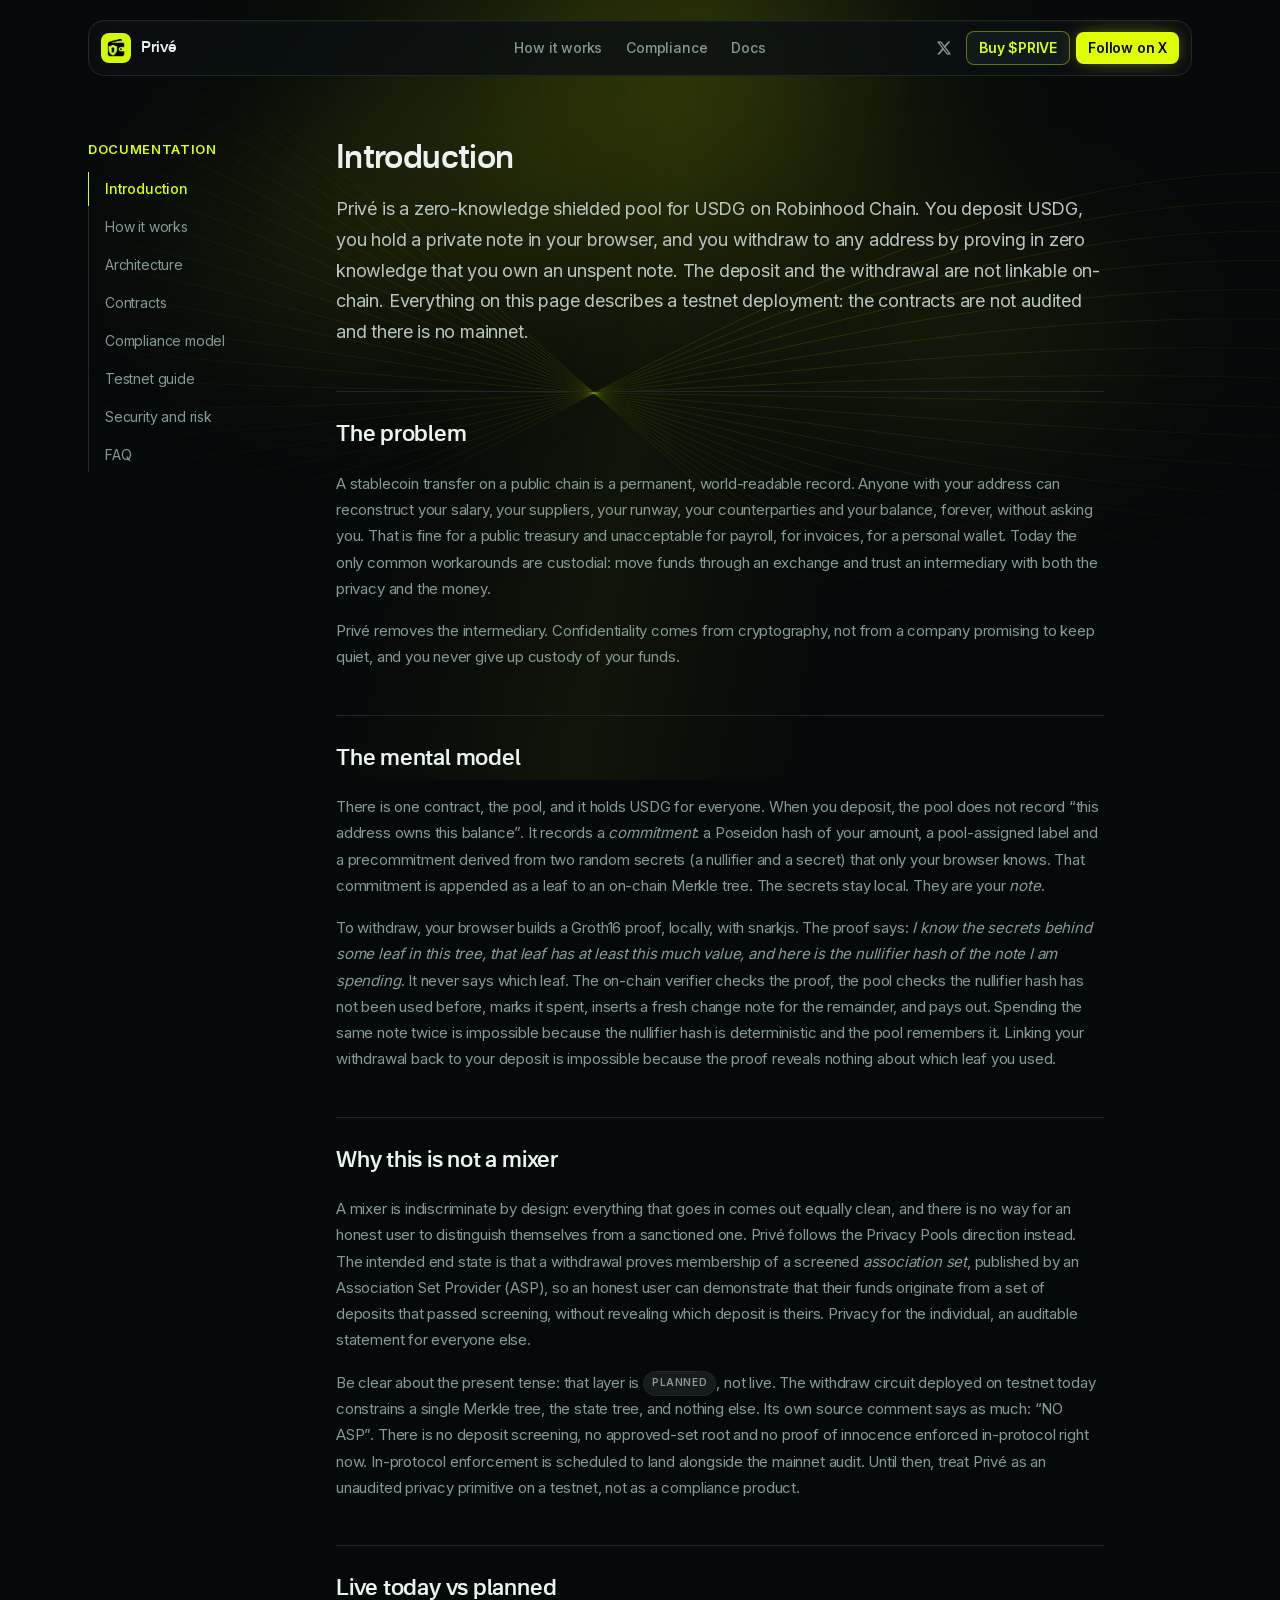
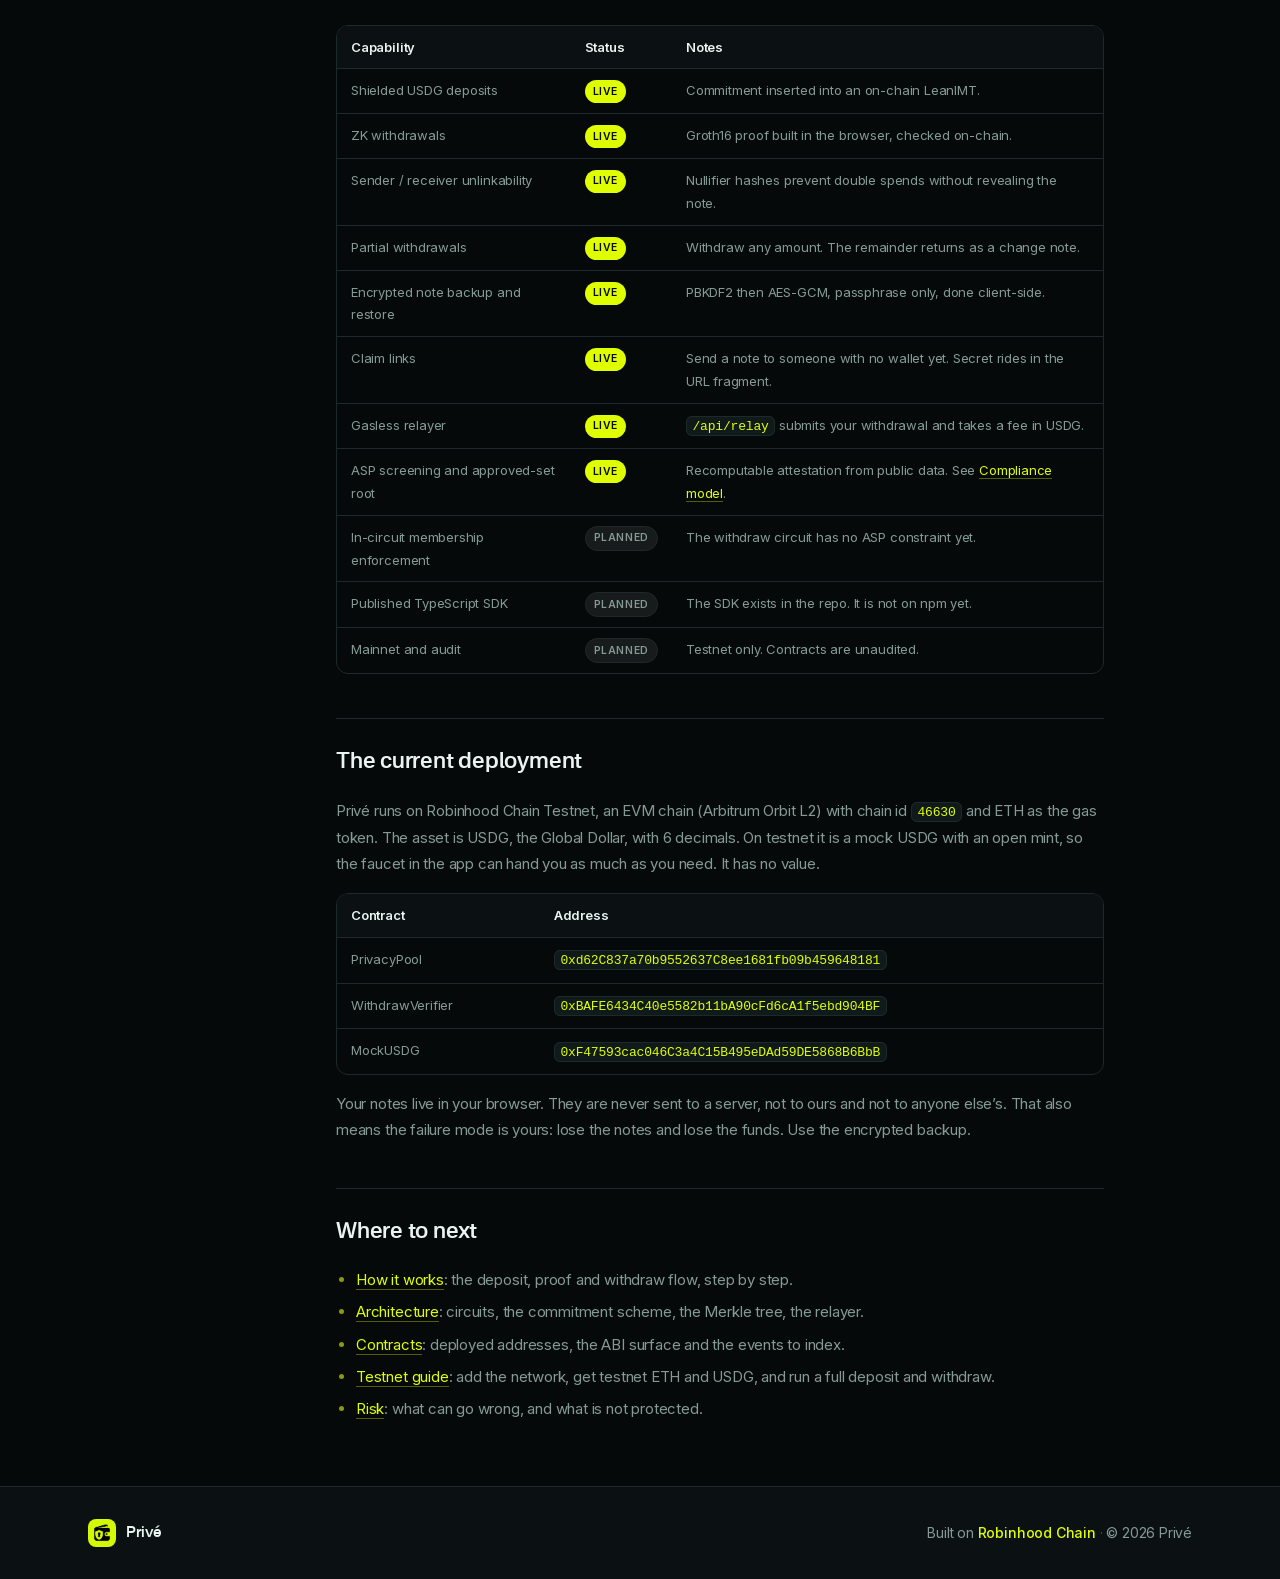
<file: docs/index.html>
<!DOCTYPE html><html lang="en"><head><meta charSet="utf-8"/><meta name="viewport" content="width=device-width, initial-scale=1"/><link rel="preload" href="/_next/static/media/562de9ffa6de8caa-s.p.woff2" as="font" crossorigin="" type="font/woff2"/><link rel="preload" href="/_next/static/media/5d53fc5cc5ac1f67-s.p.woff2" as="font" crossorigin="" type="font/woff2"/><link rel="preload" href="/_next/static/media/6140489ca5776eed-s.p.woff2" as="font" crossorigin="" type="font/woff2"/><link rel="preload" href="/_next/static/media/d542e1cea0499b09-s.p.woff2" as="font" crossorigin="" type="font/woff2"/><link rel="preload" href="/_next/static/media/e4af272ccee01ff0-s.p.woff2" as="font" crossorigin="" type="font/woff2"/><link rel="preload" as="image" href="/logo.png"/><link rel="stylesheet" href="/_next/static/css/548167fef9fabaf6.css?dpl=dpl_FEVBK7wiTJwCc8p5UtqSNQPDiqBx" data-precedence="next"/><meta name="next-size-adjust" content=""/><title>Introduction · Privé</title><meta name="description" content="Privé is a zero-knowledge shielded pool for USDG on Robinhood Chain testnet. What it is, what is live today, and what is still planned."/><meta name="virtual-protocol-site-verification" content="9a85c59aa5faf6089cb9fc865687f63d"/><meta property="og:title" content="Privé · private USDG on Robinhood Chain"/><meta property="og:description" content="Private USDG transfers on Robinhood Chain using zero-knowledge proofs and Privacy Pools. Deposits are screened against a public policy, and the approved-set root is one anyone can recompute."/><meta property="og:url" content="https://privepay.app"/><meta property="og:site_name" content="Privé"/><meta property="og:image:type" content="image/png"/><meta property="og:image:width" content="1774"/><meta property="og:image:height" content="887"/><meta property="og:image" content="https://privepay.app/opengraph-image.png?59dfe5bf88dd7083"/><meta property="og:type" content="website"/><meta name="twitter:card" content="summary_large_image"/><meta name="twitter:site" content="@privepayapp"/><meta name="twitter:creator" content="@privepayapp"/><meta name="twitter:title" content="Privé · private USDG on Robinhood Chain"/><meta name="twitter:description" content="Private USDG transfers on Robinhood Chain using zero-knowledge proofs and Privacy Pools. Deposits are screened against a public policy, and the approved-set root is one anyone can recompute."/><meta name="twitter:image:type" content="image/png"/><meta name="twitter:image:width" content="1774"/><meta name="twitter:image:height" content="887"/><meta name="twitter:image" content="https://privepay.app/twitter-image.png?59dfe5bf88dd7083"/><link rel="icon" href="/icon.png?413af1090e209ddf" type="image/png" sizes="1254x1254"/></head><body class="__variable_f367f3 __variable_f04781 bg-ink font-inter text-base text-fg-muted antialiased"><div class="flex min-h-screen flex-col overflow-hidden supports-[overflow:clip]:overflow-clip"><header class="z-30 mt-2 w-full md:mt-5"><div class="mx-auto max-w-6xl px-4 sm:px-6"><div class="relative flex h-14 items-center justify-between gap-3 rounded-2xl border border-line bg-ink-2/80 px-3 shadow-[0_1px_0_0_rgba(255,255,255,0.03)_inset] after:absolute after:inset-0 after:-z-10 after:rounded-[inherit] after:backdrop-blur-md"><div class="flex flex-1 items-center"><a class="inline-flex shrink-0 items-center gap-2.5" aria-label="Privé" href="/"><img alt="" width="30" height="30" decoding="async" data-nimg="1" class="rounded-lg" style="color:transparent" src="/logo.png"/><span class="font-nacelle text-base font-semibold tracking-tight text-fg">Privé</span></a></div><nav class="hidden items-center gap-6 text-sm font-medium md:flex"><a class="text-fg-muted transition hover:text-rh-green focus-visible:text-rh-green focus-visible:outline-none" href="/#how-it-works">How it works</a><a class="text-fg-muted transition hover:text-rh-green focus-visible:text-rh-green focus-visible:outline-none" href="/#compliance">Compliance</a><a class="text-fg-muted transition hover:text-rh-green focus-visible:text-rh-green focus-visible:outline-none" href="/docs">Docs</a></nav><ul class="flex flex-1 items-center justify-end gap-1.5"><li class="hidden sm:block"><a href="https://x.com/privepay_rh" target="_blank" rel="noopener noreferrer" aria-label="Privé on X" class="inline-flex h-8 w-8 items-center justify-center rounded-lg text-fg-muted transition hover:bg-ink-3 hover:text-rh-green"><svg viewBox="0 0 24 24" width="16" height="16" fill="currentColor" aria-hidden="true"><path d="M18.244 2.25h3.308l-7.227 8.26 8.502 11.24H16.17l-5.214-6.817L4.99 21.75H1.68l7.73-8.835L1.254 2.25H8.08l4.713 6.231zm-1.161 17.52h1.833L7.084 4.126H5.117z"></path></svg></a></li><li class="hidden sm:block"><a href="https://ponsfamily.com/launchpad/0x9a347d2c997d6d046a6118a2e8d05ab9b3fa498f" target="_blank" rel="noopener noreferrer" class="btn-sm border border-rh-green/40 bg-ink-3 py-[5px] font-semibold text-rh-green transition-colors hover:border-rh-green/70 hover:bg-ink-2">Buy $PRIVE</a></li><li><a class="btn-sm bg-rh-green py-[5px] font-semibold text-ink shadow-[0_0_20px_-6px_rgba(223,255,0,0.7)] transition-colors hover:bg-rh-green-hover" href="https://x.com/privepay_rh" target="_blank" rel="noopener noreferrer">Follow on X</a></li></ul></div></div></header><div class="pointer-events-none absolute inset-x-0 top-0 -z-10 h-[780px] overflow-hidden" aria-hidden="true"><svg class="waves absolute inset-0 h-full w-full" viewBox="0 0 1440 780" preserveAspectRatio="xMidYMid slice" fill="none"><g class="waves-g"><path d="M -160 14 C 340 -300.6, 900 1023.4, 1600 756" stroke="#DFFF00" stroke-width="1" opacity="0.14"></path><path d="M -160 40 C 340 -246, 900 974, 1600 730" stroke="#DFFF00" stroke-width="1" opacity="0.14"></path><path d="M -160 66 C 340 -191.40000000000003, 900 924.5999999999999, 1600 704" stroke="#DFFF00" stroke-width="1" opacity="0.14"></path><path d="M -160 92 C 340 -136.8, 900 875.2, 1600 678" stroke="#DFFF00" stroke-width="1" opacity="0.14"></path><path d="M -160 118 C 340 -82.19999999999999, 900 825.8, 1600 652" stroke="#DFFF00" stroke-width="1" opacity="0.14"></path><path d="M -160 144 C 340 -27.600000000000023, 900 776.4, 1600 626" stroke="#DFFF00" stroke-width="1" opacity="0.14"></path><path d="M -160 170 C 340 27, 900 727, 1600 600" stroke="#DFFF00" stroke-width="1" opacity="0.14"></path><path d="M -160 196 C 340 81.6, 900 677.6, 1600 574" stroke="#DFFF00" stroke-width="1" opacity="0.14"></path><path d="M -160 222 C 340 136.2, 900 628.2, 1600 548" stroke="#DFFF00" stroke-width="1" opacity="0.14"></path><path d="M -160 248 C 340 190.8, 900 578.8, 1600 522" stroke="#DFFF00" stroke-width="1" opacity="0.14"></path><path d="M -160 274 C 340 245.4, 900 529.4, 1600 496" stroke="#DFFF00" stroke-width="1" opacity="0.14"></path><path d="M -160 300 C 340 300, 900 480, 1600 470" stroke="#DFFF00" stroke-width="1" opacity="0.14"></path><path d="M -160 326 C 340 354.6, 900 430.6, 1600 444" stroke="#DFFF00" stroke-width="1" opacity="0.14"></path><path d="M -160 352 C 340 409.2, 900 381.2, 1600 418" stroke="#DFFF00" stroke-width="1" opacity="0.14"></path><path d="M -160 378 C 340 463.8, 900 331.8, 1600 392" stroke="#DFFF00" stroke-width="1" opacity="0.14"></path><path d="M -160 404 C 340 518.4, 900 282.4, 1600 366" stroke="#DFFF00" stroke-width="1" opacity="0.14"></path><path d="M -160 430 C 340 573, 900 233, 1600 340" stroke="#DFFF00" stroke-width="1" opacity="0.14"></path><path d="M -160 456 C 340 627.6, 900 183.60000000000002, 1600 314" stroke="#DFFF00" stroke-width="1" opacity="0.14"></path><path d="M -160 482 C 340 682.2, 900 134.2, 1600 288" stroke="#DFFF00" stroke-width="1" opacity="0.14"></path><path d="M -160 508 C 340 736.8, 900 84.80000000000001, 1600 262" stroke="#DFFF00" stroke-width="1" opacity="0.14"></path><path d="M -160 534 C 340 791.4000000000001, 900 35.400000000000034, 1600 236" stroke="#DFFF00" stroke-width="1" opacity="0.14"></path><path d="M -160 560 C 340 846, 900 -14, 1600 210" stroke="#DFFF00" stroke-width="1" opacity="0.14"></path></g></svg><div class="aurora aurora-1"></div><div class="aurora aurora-2"></div><div class="aurora aurora-3"></div><div class="sweep"></div></div><main class="relative flex grow flex-col"><div class="mx-auto w-full max-w-6xl px-4 sm:px-6"><div class="py-12 md:py-16"><div class="gap-12 lg:grid lg:grid-cols-[200px_minmax(0,1fr)]"><aside class="mb-10 lg:mb-0"><nav aria-label="Documentation" class="lg:sticky lg:top-24"><p class="mb-3 text-xs font-semibold uppercase tracking-wider text-rh-green">Documentation</p><ul class="space-y-1 border-l border-line"><li><a aria-current="page" class="-ml-px block border-l py-1.5 pl-4 text-sm transition border-rh-green font-medium text-rh-green" href="/docs">Introduction</a></li><li><a class="-ml-px block border-l py-1.5 pl-4 text-sm transition border-transparent text-fg-muted hover:border-line hover:text-fg" href="/docs/how-it-works">How it works</a></li><li><a class="-ml-px block border-l py-1.5 pl-4 text-sm transition border-transparent text-fg-muted hover:border-line hover:text-fg" href="/docs/architecture">Architecture</a></li><li><a class="-ml-px block border-l py-1.5 pl-4 text-sm transition border-transparent text-fg-muted hover:border-line hover:text-fg" href="/docs/contracts">Contracts</a></li><li><a class="-ml-px block border-l py-1.5 pl-4 text-sm transition border-transparent text-fg-muted hover:border-line hover:text-fg" href="/docs/compliance">Compliance model</a></li><li><a class="-ml-px block border-l py-1.5 pl-4 text-sm transition border-transparent text-fg-muted hover:border-line hover:text-fg" href="/docs/testnet">Testnet guide</a></li><li><a class="-ml-px block border-l py-1.5 pl-4 text-sm transition border-transparent text-fg-muted hover:border-line hover:text-fg" href="/docs/security">Security and risk</a></li><li><a class="-ml-px block border-l py-1.5 pl-4 text-sm transition border-transparent text-fg-muted hover:border-line hover:text-fg" href="/docs/faq">FAQ</a></li></ul></nav></aside><article class="docs-prose min-w-0 max-w-3xl"><h1>Introduction</h1><p class="lead">Privé is a zero-knowledge shielded pool for USDG on Robinhood Chain. You deposit USDG, you hold a private note in your browser, and you withdraw to any address by proving in zero knowledge that you own an unspent note. The deposit and the withdrawal are not linkable on-chain. Everything on this page describes a testnet deployment: the contracts are not audited and there is no mainnet.</p><h2>The problem</h2><p>A stablecoin transfer on a public chain is a permanent, world-readable record. Anyone with your address can reconstruct your salary, your suppliers, your runway, your counterparties and your balance, forever, without asking you. That is fine for a public treasury and unacceptable for payroll, for invoices, for a personal wallet. Today the only common workarounds are custodial: move funds through an exchange and trust an intermediary with both the privacy and the money.</p><p>Privé removes the intermediary. Confidentiality comes from cryptography, not from a company promising to keep quiet, and you never give up custody of your funds.</p><h2>The mental model</h2><p>There is one contract, the pool, and it holds USDG for everyone. When you deposit, the pool does not record “this address owns this balance”. It records a <em>commitment</em>: a Poseidon hash of your amount, a pool-assigned label and a precommitment derived from two random secrets (a nullifier and a secret) that only your browser knows. That commitment is appended as a leaf to an on-chain Merkle tree. The secrets stay local. They are your <em>note</em>.</p><p>To withdraw, your browser builds a Groth16 proof, locally, with snarkjs. The proof says: <em>I know the secrets behind some leaf in this tree, that leaf has at least this much value, and here is the nullifier hash of the note I am spending</em>. It never says which leaf. The on-chain verifier checks the proof, the pool checks the nullifier hash has not been used before, marks it spent, inserts a fresh change note for the remainder, and pays out. Spending the same note twice is impossible because the nullifier hash is deterministic and the pool remembers it. Linking your withdrawal back to your deposit is impossible because the proof reveals nothing about which leaf you used.</p><h2>Why this is not a mixer</h2><p>A mixer is indiscriminate by design: everything that goes in comes out equally clean, and there is no way for an honest user to distinguish themselves from a sanctioned one. Privé follows the Privacy Pools direction instead. The intended end state is that a withdrawal proves membership of a screened <em>association set</em>, published by an Association Set Provider (ASP), so an honest user can demonstrate that their funds originate from a set of deposits that passed screening, without revealing which deposit is theirs. Privacy for the individual, an auditable statement for everyone else.</p><p>Be clear about the present tense: that layer is<!-- --> <span class="pill-soon">Planned</span>, not live. The withdraw circuit deployed on testnet today constrains a single Merkle tree, the state tree, and nothing else. Its own source comment says as much: “NO ASP”. There is no deposit screening, no approved-set root and no proof of innocence enforced in-protocol right now. In-protocol enforcement is scheduled to land alongside the mainnet audit. Until then, treat Privé as an unaudited privacy primitive on a testnet, not as a compliance product.</p><h2>Live today vs planned</h2><div class="table-wrap"><table><thead><tr><th>Capability</th><th>Status</th><th>Notes</th></tr></thead><tbody><tr><td>Shielded USDG deposits</td><td><span class="pill-live">Live</span></td><td>Commitment inserted into an on-chain LeanIMT.</td></tr><tr><td>ZK withdrawals</td><td><span class="pill-live">Live</span></td><td>Groth16 proof built in the browser, checked on-chain.</td></tr><tr><td>Sender / receiver unlinkability</td><td><span class="pill-live">Live</span></td><td>Nullifier hashes prevent double spends without revealing the note.</td></tr><tr><td>Partial withdrawals</td><td><span class="pill-live">Live</span></td><td>Withdraw any amount. The remainder returns as a change note.</td></tr><tr><td>Encrypted note backup and restore</td><td><span class="pill-live">Live</span></td><td>PBKDF2 then AES-GCM, passphrase only, done client-side.</td></tr><tr><td>Claim links</td><td><span class="pill-live">Live</span></td><td>Send a note to someone with no wallet yet. Secret rides in the URL fragment.</td></tr><tr><td>Gasless relayer</td><td><span class="pill-live">Live</span></td><td><code>/api/relay</code> submits your withdrawal and takes a fee in USDG.</td></tr><tr><td>ASP screening and approved-set root</td><td><span class="pill-live">Live</span></td><td>Recomputable attestation from public data. See<!-- --> <a href="/docs/compliance">Compliance model</a>.</td></tr><tr><td>In-circuit membership enforcement</td><td><span class="pill-soon">Planned</span></td><td>The withdraw circuit has no ASP constraint yet.</td></tr><tr><td>Published TypeScript SDK</td><td><span class="pill-soon">Planned</span></td><td>The SDK exists in the repo. It is not on npm yet.</td></tr><tr><td>Mainnet and audit</td><td><span class="pill-soon">Planned</span></td><td>Testnet only. Contracts are unaudited.</td></tr></tbody></table></div><h2>The current deployment</h2><p>Privé runs on Robinhood Chain Testnet, an EVM chain (Arbitrum Orbit L2) with chain id <code>46630</code> and ETH as the gas token. The asset is USDG, the Global Dollar, with 6 decimals. On testnet it is a mock USDG with an open mint, so the faucet in the app can hand you as much as you need. It has no value.</p><div class="table-wrap"><table><thead><tr><th>Contract</th><th>Address</th></tr></thead><tbody><tr><td>PrivacyPool</td><td><code>0xd62C837a70b9552637C8ee1681fb09b459648181</code></td></tr><tr><td>WithdrawVerifier</td><td><code>0xBAFE6434C40e5582b11bA90cFd6cA1f5ebd904BF</code></td></tr><tr><td>MockUSDG</td><td><code>0xF47593cac046C3a4C15B495eDAd59DE5868B6BbB</code></td></tr></tbody></table></div><p>Your notes live in your browser. They are never sent to a server, not to ours and not to anyone else’s. That also means the failure mode is yours: lose the notes and lose the funds. Use the encrypted backup.</p><h2>Where to next</h2><ul><li><a href="/docs/how-it-works">How it works</a>: the deposit, proof and withdraw flow, step by step.</li><li><a href="/docs/architecture">Architecture</a>: circuits, the commitment scheme, the Merkle tree, the relayer.</li><li><a href="/docs/contracts">Contracts</a>: deployed addresses, the ABI surface and the events to index.</li><li><a href="/docs/testnet">Testnet guide</a>: add the network, get testnet ETH and USDG, and run a full deposit and withdraw.</li><li><a href="/docs/security">Risk</a>: what can go wrong, and what is not protected.</li></ul></article></div></div></div><footer class="border-t border-line bg-ink-2">
<div class="mx-auto flex max-w-6xl flex-col items-center justify-between gap-4 px-4 py-8 sm:flex-row sm:px-6">
<a class="inline-flex shrink-0 items-center gap-2.5" aria-label="Privé" href="/"><img alt="" width="28" height="28" decoding="async" class="rounded-lg" src="/logo.png"/><span class="font-nacelle text-base font-semibold tracking-tight text-fg">Privé</span></a>
<p class="text-center text-sm text-fg-muted sm:text-right">Built on <a class="font-medium text-rh-green transition hover:text-rh-green-hover" href="https://docs.robinhood.com/chain/" target="_blank" rel="noopener noreferrer">Robinhood Chain</a><span class="text-fg-muted/50"> · </span>© 2026 Privé</p>
</div>
</footer></main></div></body></html>
</file>
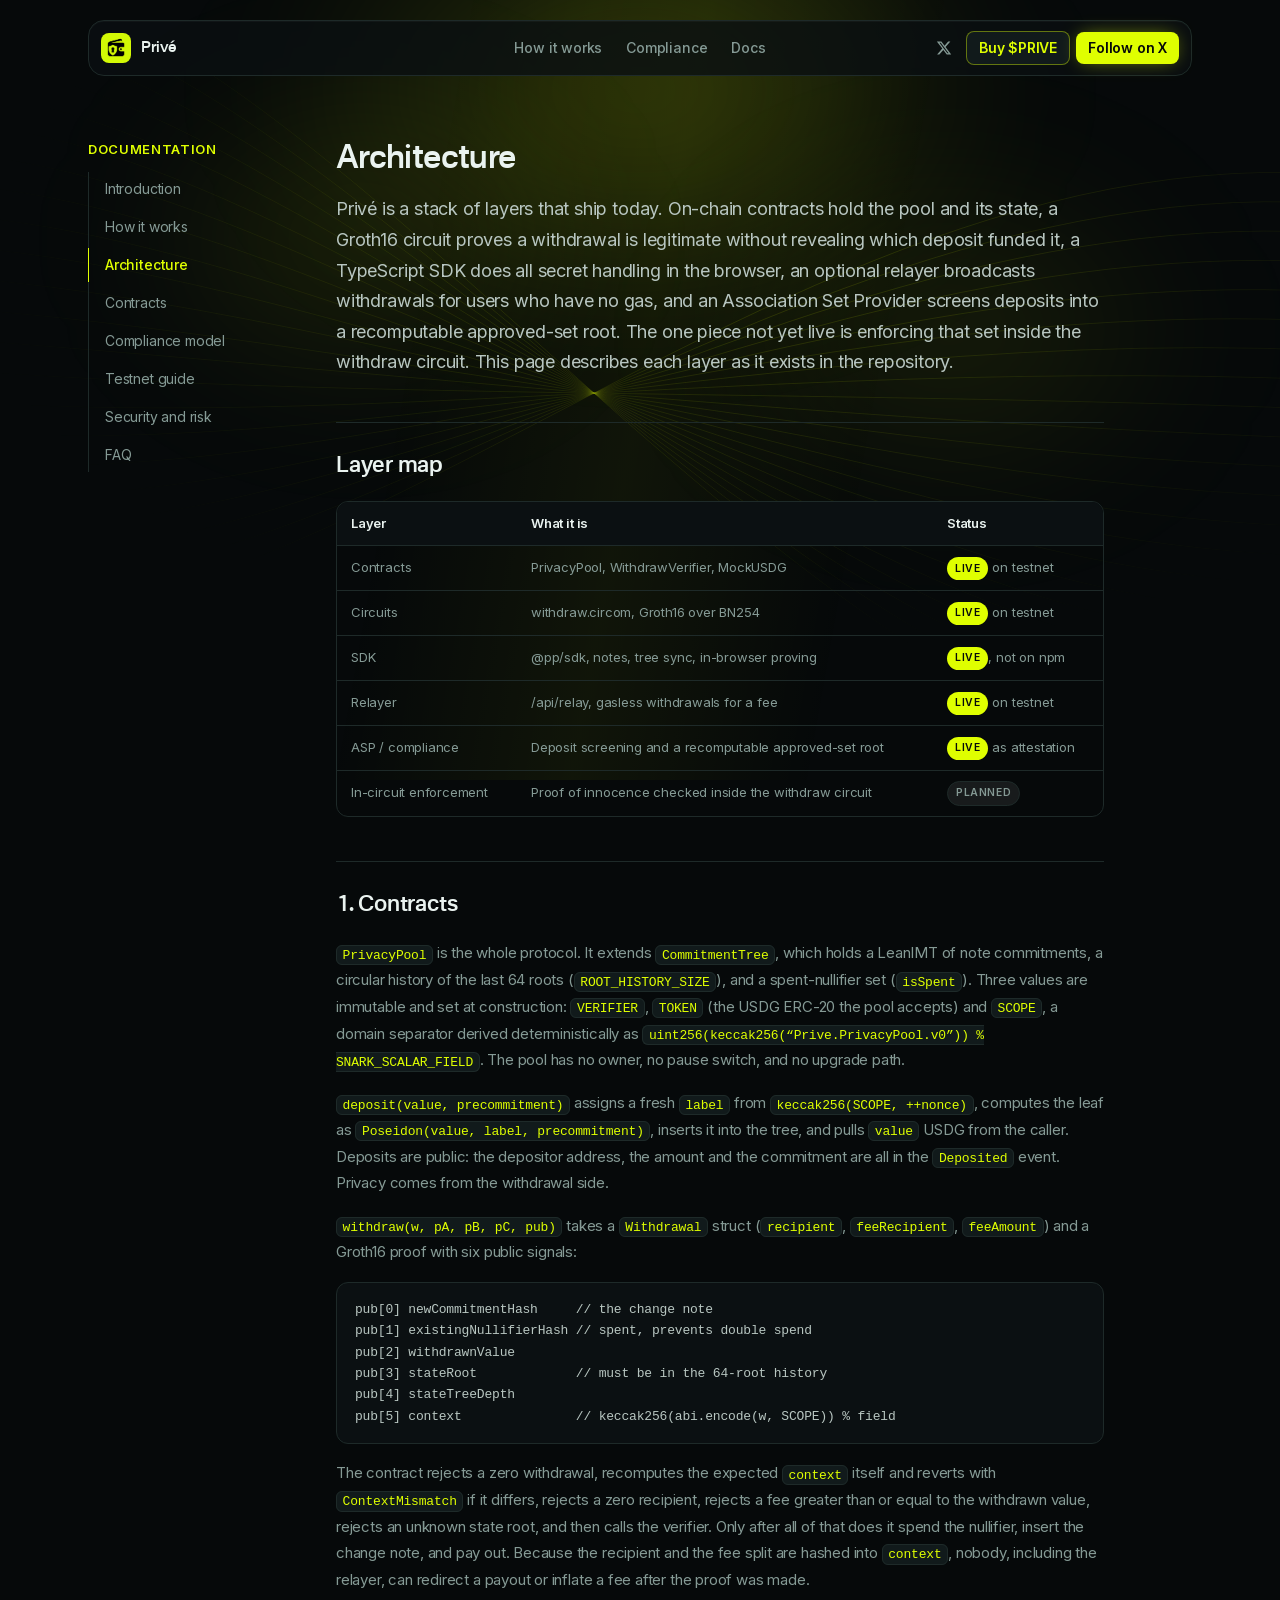
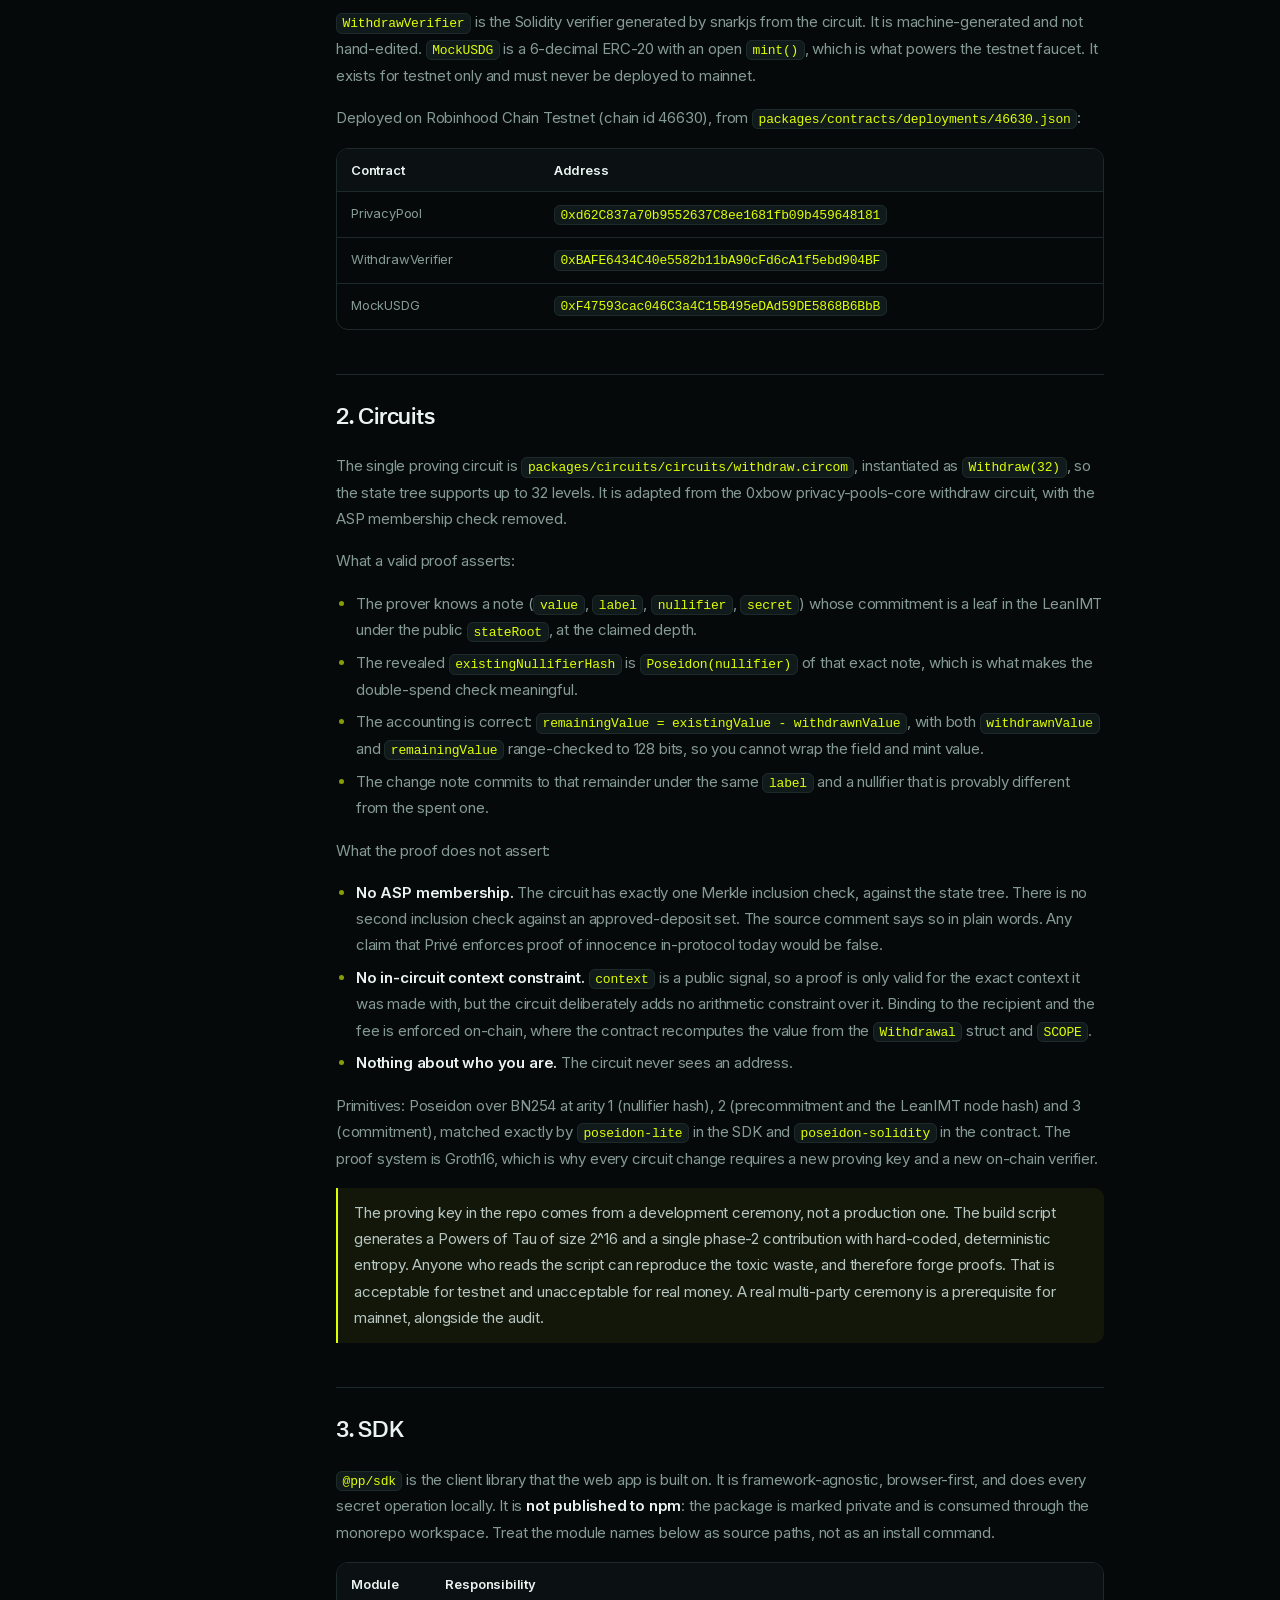
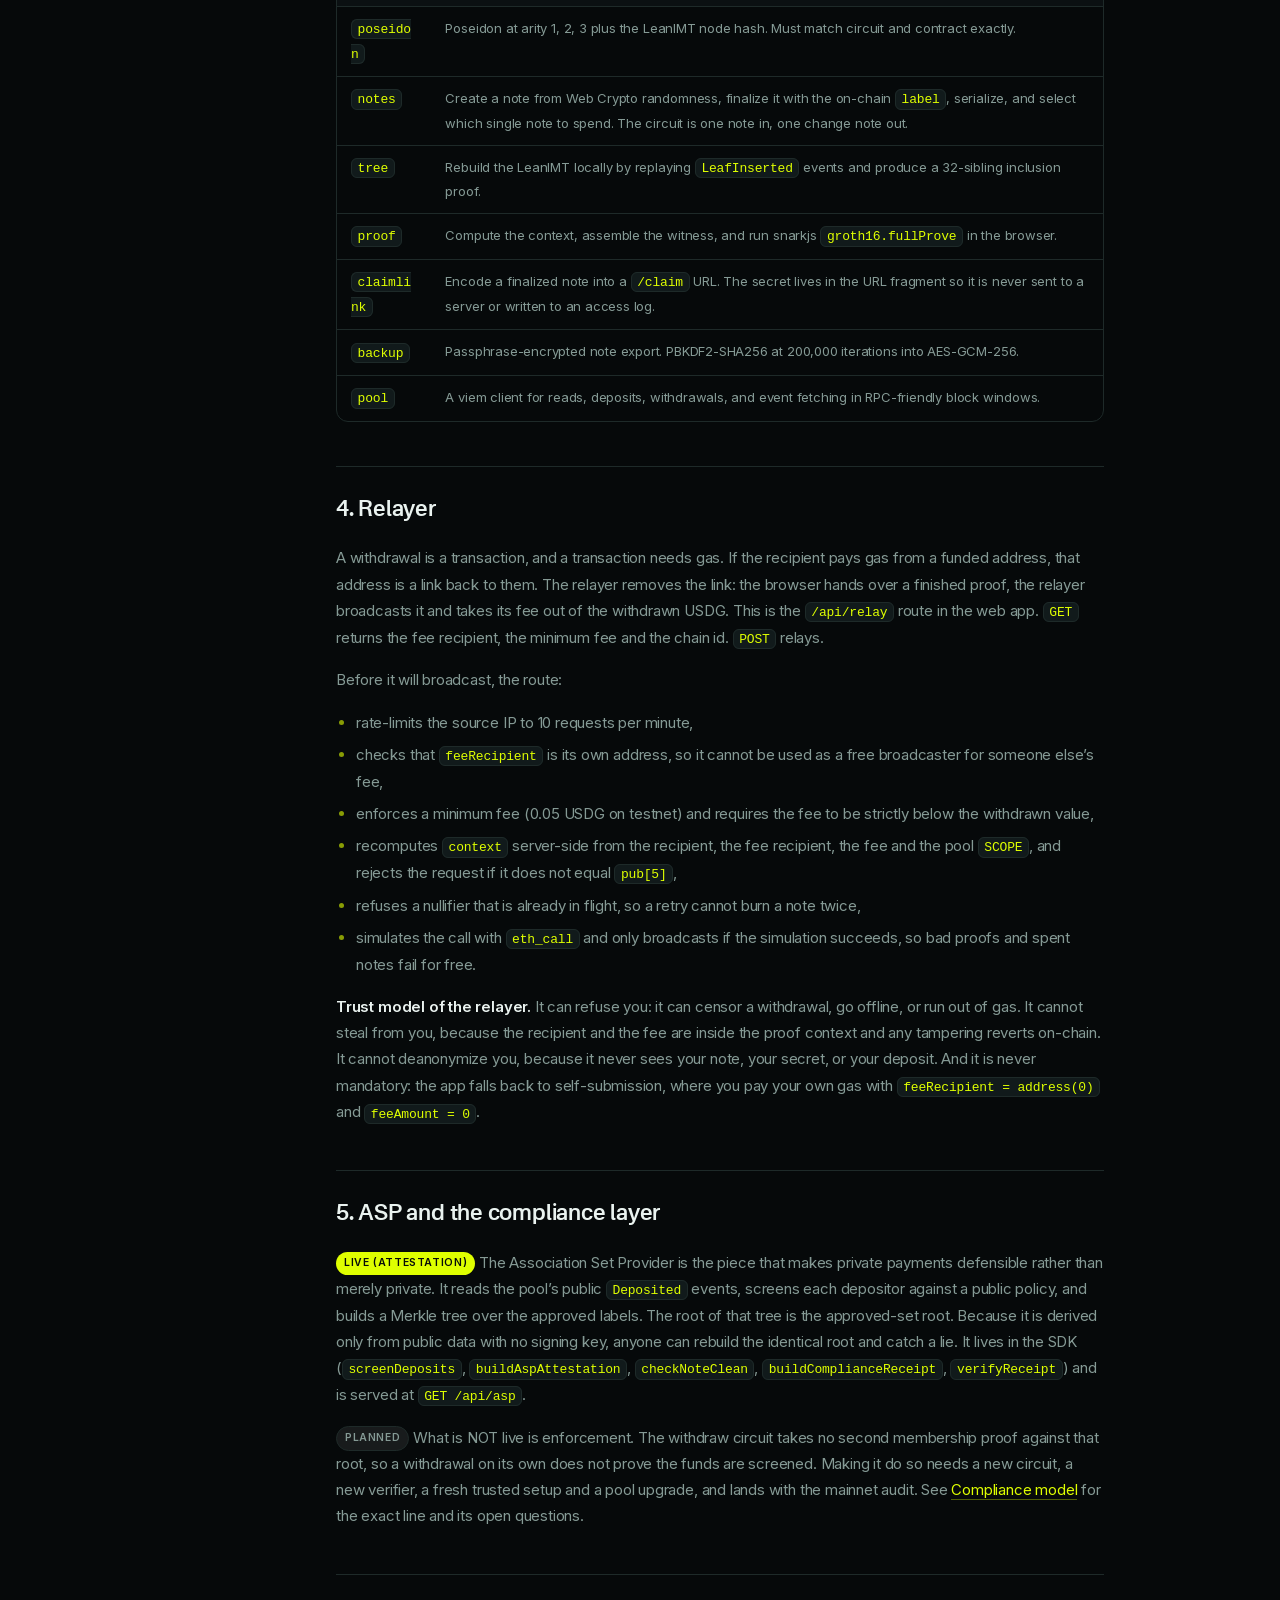
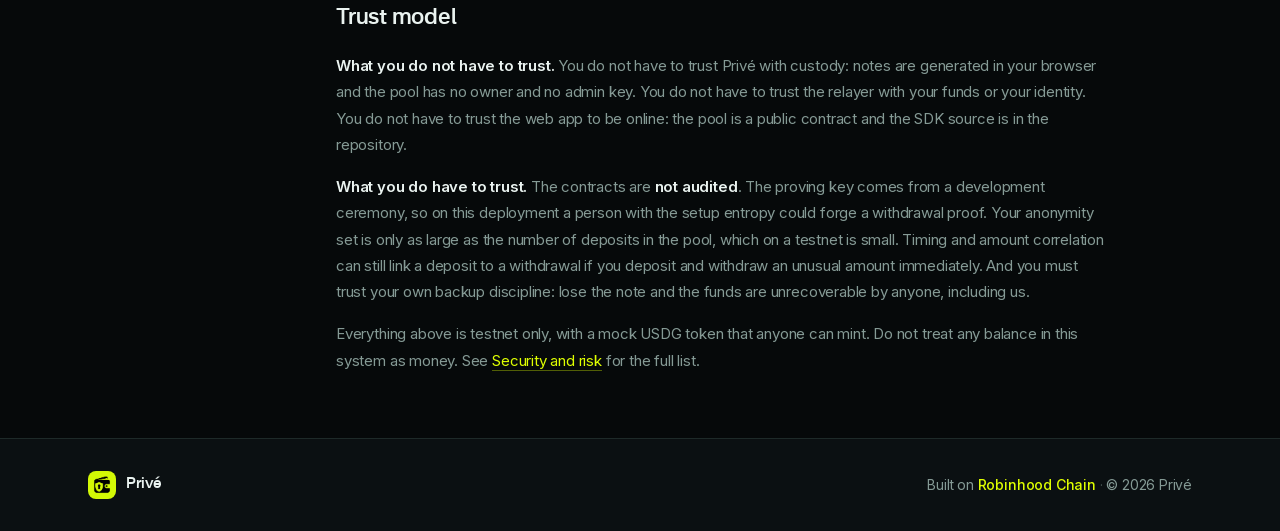
<file: docs/architecture/index.html>
<!DOCTYPE html><html lang="en"><head><meta charSet="utf-8"/><meta name="viewport" content="width=device-width, initial-scale=1"/><link rel="preload" href="/_next/static/media/562de9ffa6de8caa-s.p.woff2" as="font" crossorigin="" type="font/woff2"/><link rel="preload" href="/_next/static/media/5d53fc5cc5ac1f67-s.p.woff2" as="font" crossorigin="" type="font/woff2"/><link rel="preload" href="/_next/static/media/6140489ca5776eed-s.p.woff2" as="font" crossorigin="" type="font/woff2"/><link rel="preload" href="/_next/static/media/d542e1cea0499b09-s.p.woff2" as="font" crossorigin="" type="font/woff2"/><link rel="preload" href="/_next/static/media/e4af272ccee01ff0-s.p.woff2" as="font" crossorigin="" type="font/woff2"/><link rel="preload" as="image" href="/logo.png"/><link rel="stylesheet" href="/_next/static/css/548167fef9fabaf6.css?dpl=dpl_FEVBK7wiTJwCc8p5UtqSNQPDiqBx" data-precedence="next"/><meta name="next-size-adjust" content=""/><title>Architecture · Privé</title><meta name="description" content="The Privé system layer by layer: contracts, circuits, SDK, relayer, and the association-set compliance layer, with an explicit trust model."/><meta name="virtual-protocol-site-verification" content="9a85c59aa5faf6089cb9fc865687f63d"/><meta property="og:title" content="Privé · private USDG on Robinhood Chain"/><meta property="og:description" content="Private USDG transfers on Robinhood Chain using zero-knowledge proofs and Privacy Pools. Deposits are screened against a public policy, and the approved-set root is one anyone can recompute."/><meta property="og:url" content="https://privepay.app"/><meta property="og:site_name" content="Privé"/><meta property="og:image:type" content="image/png"/><meta property="og:image:width" content="1774"/><meta property="og:image:height" content="887"/><meta property="og:image" content="https://privepay.app/opengraph-image.png?59dfe5bf88dd7083"/><meta property="og:type" content="website"/><meta name="twitter:card" content="summary_large_image"/><meta name="twitter:site" content="@privepayapp"/><meta name="twitter:creator" content="@privepayapp"/><meta name="twitter:title" content="Privé · private USDG on Robinhood Chain"/><meta name="twitter:description" content="Private USDG transfers on Robinhood Chain using zero-knowledge proofs and Privacy Pools. Deposits are screened against a public policy, and the approved-set root is one anyone can recompute."/><meta name="twitter:image:type" content="image/png"/><meta name="twitter:image:width" content="1774"/><meta name="twitter:image:height" content="887"/><meta name="twitter:image" content="https://privepay.app/twitter-image.png?59dfe5bf88dd7083"/><link rel="icon" href="/icon.png?413af1090e209ddf" type="image/png" sizes="1254x1254"/></head><body class="__variable_f367f3 __variable_f04781 bg-ink font-inter text-base text-fg-muted antialiased"><div class="flex min-h-screen flex-col overflow-hidden supports-[overflow:clip]:overflow-clip"><header class="z-30 mt-2 w-full md:mt-5"><div class="mx-auto max-w-6xl px-4 sm:px-6"><div class="relative flex h-14 items-center justify-between gap-3 rounded-2xl border border-line bg-ink-2/80 px-3 shadow-[0_1px_0_0_rgba(255,255,255,0.03)_inset] after:absolute after:inset-0 after:-z-10 after:rounded-[inherit] after:backdrop-blur-md"><div class="flex flex-1 items-center"><a class="inline-flex shrink-0 items-center gap-2.5" aria-label="Privé" href="/"><img alt="" width="30" height="30" decoding="async" data-nimg="1" class="rounded-lg" style="color:transparent" src="/logo.png"/><span class="font-nacelle text-base font-semibold tracking-tight text-fg">Privé</span></a></div><nav class="hidden items-center gap-6 text-sm font-medium md:flex"><a class="text-fg-muted transition hover:text-rh-green focus-visible:text-rh-green focus-visible:outline-none" href="/#how-it-works">How it works</a><a class="text-fg-muted transition hover:text-rh-green focus-visible:text-rh-green focus-visible:outline-none" href="/#compliance">Compliance</a><a class="text-fg-muted transition hover:text-rh-green focus-visible:text-rh-green focus-visible:outline-none" href="/docs">Docs</a></nav><ul class="flex flex-1 items-center justify-end gap-1.5"><li class="hidden sm:block"><a href="https://x.com/privepay_rh" target="_blank" rel="noopener noreferrer" aria-label="Privé on X" class="inline-flex h-8 w-8 items-center justify-center rounded-lg text-fg-muted transition hover:bg-ink-3 hover:text-rh-green"><svg viewBox="0 0 24 24" width="16" height="16" fill="currentColor" aria-hidden="true"><path d="M18.244 2.25h3.308l-7.227 8.26 8.502 11.24H16.17l-5.214-6.817L4.99 21.75H1.68l7.73-8.835L1.254 2.25H8.08l4.713 6.231zm-1.161 17.52h1.833L7.084 4.126H5.117z"></path></svg></a></li><li class="hidden sm:block"><a href="https://ponsfamily.com/launchpad/0x9a347d2c997d6d046a6118a2e8d05ab9b3fa498f" target="_blank" rel="noopener noreferrer" class="btn-sm border border-rh-green/40 bg-ink-3 py-[5px] font-semibold text-rh-green transition-colors hover:border-rh-green/70 hover:bg-ink-2">Buy $PRIVE</a></li><li><a class="btn-sm bg-rh-green py-[5px] font-semibold text-ink shadow-[0_0_20px_-6px_rgba(223,255,0,0.7)] transition-colors hover:bg-rh-green-hover" href="https://x.com/privepay_rh" target="_blank" rel="noopener noreferrer">Follow on X</a></li></ul></div></div></header><div class="pointer-events-none absolute inset-x-0 top-0 -z-10 h-[780px] overflow-hidden" aria-hidden="true"><svg class="waves absolute inset-0 h-full w-full" viewBox="0 0 1440 780" preserveAspectRatio="xMidYMid slice" fill="none"><g class="waves-g"><path d="M -160 14 C 340 -300.6, 900 1023.4, 1600 756" stroke="#DFFF00" stroke-width="1" opacity="0.14"></path><path d="M -160 40 C 340 -246, 900 974, 1600 730" stroke="#DFFF00" stroke-width="1" opacity="0.14"></path><path d="M -160 66 C 340 -191.40000000000003, 900 924.5999999999999, 1600 704" stroke="#DFFF00" stroke-width="1" opacity="0.14"></path><path d="M -160 92 C 340 -136.8, 900 875.2, 1600 678" stroke="#DFFF00" stroke-width="1" opacity="0.14"></path><path d="M -160 118 C 340 -82.19999999999999, 900 825.8, 1600 652" stroke="#DFFF00" stroke-width="1" opacity="0.14"></path><path d="M -160 144 C 340 -27.600000000000023, 900 776.4, 1600 626" stroke="#DFFF00" stroke-width="1" opacity="0.14"></path><path d="M -160 170 C 340 27, 900 727, 1600 600" stroke="#DFFF00" stroke-width="1" opacity="0.14"></path><path d="M -160 196 C 340 81.6, 900 677.6, 1600 574" stroke="#DFFF00" stroke-width="1" opacity="0.14"></path><path d="M -160 222 C 340 136.2, 900 628.2, 1600 548" stroke="#DFFF00" stroke-width="1" opacity="0.14"></path><path d="M -160 248 C 340 190.8, 900 578.8, 1600 522" stroke="#DFFF00" stroke-width="1" opacity="0.14"></path><path d="M -160 274 C 340 245.4, 900 529.4, 1600 496" stroke="#DFFF00" stroke-width="1" opacity="0.14"></path><path d="M -160 300 C 340 300, 900 480, 1600 470" stroke="#DFFF00" stroke-width="1" opacity="0.14"></path><path d="M -160 326 C 340 354.6, 900 430.6, 1600 444" stroke="#DFFF00" stroke-width="1" opacity="0.14"></path><path d="M -160 352 C 340 409.2, 900 381.2, 1600 418" stroke="#DFFF00" stroke-width="1" opacity="0.14"></path><path d="M -160 378 C 340 463.8, 900 331.8, 1600 392" stroke="#DFFF00" stroke-width="1" opacity="0.14"></path><path d="M -160 404 C 340 518.4, 900 282.4, 1600 366" stroke="#DFFF00" stroke-width="1" opacity="0.14"></path><path d="M -160 430 C 340 573, 900 233, 1600 340" stroke="#DFFF00" stroke-width="1" opacity="0.14"></path><path d="M -160 456 C 340 627.6, 900 183.60000000000002, 1600 314" stroke="#DFFF00" stroke-width="1" opacity="0.14"></path><path d="M -160 482 C 340 682.2, 900 134.2, 1600 288" stroke="#DFFF00" stroke-width="1" opacity="0.14"></path><path d="M -160 508 C 340 736.8, 900 84.80000000000001, 1600 262" stroke="#DFFF00" stroke-width="1" opacity="0.14"></path><path d="M -160 534 C 340 791.4000000000001, 900 35.400000000000034, 1600 236" stroke="#DFFF00" stroke-width="1" opacity="0.14"></path><path d="M -160 560 C 340 846, 900 -14, 1600 210" stroke="#DFFF00" stroke-width="1" opacity="0.14"></path></g></svg><div class="aurora aurora-1"></div><div class="aurora aurora-2"></div><div class="aurora aurora-3"></div><div class="sweep"></div></div><main class="relative flex grow flex-col"><div class="mx-auto w-full max-w-6xl px-4 sm:px-6"><div class="py-12 md:py-16"><div class="gap-12 lg:grid lg:grid-cols-[200px_minmax(0,1fr)]"><aside class="mb-10 lg:mb-0"><nav aria-label="Documentation" class="lg:sticky lg:top-24"><p class="mb-3 text-xs font-semibold uppercase tracking-wider text-rh-green">Documentation</p><ul class="space-y-1 border-l border-line"><li><a class="-ml-px block border-l py-1.5 pl-4 text-sm transition border-transparent text-fg-muted hover:border-line hover:text-fg" href="/docs">Introduction</a></li><li><a class="-ml-px block border-l py-1.5 pl-4 text-sm transition border-transparent text-fg-muted hover:border-line hover:text-fg" href="/docs/how-it-works">How it works</a></li><li><a aria-current="page" class="-ml-px block border-l py-1.5 pl-4 text-sm transition border-rh-green font-medium text-rh-green" href="/docs/architecture">Architecture</a></li><li><a class="-ml-px block border-l py-1.5 pl-4 text-sm transition border-transparent text-fg-muted hover:border-line hover:text-fg" href="/docs/contracts">Contracts</a></li><li><a class="-ml-px block border-l py-1.5 pl-4 text-sm transition border-transparent text-fg-muted hover:border-line hover:text-fg" href="/docs/compliance">Compliance model</a></li><li><a class="-ml-px block border-l py-1.5 pl-4 text-sm transition border-transparent text-fg-muted hover:border-line hover:text-fg" href="/docs/testnet">Testnet guide</a></li><li><a class="-ml-px block border-l py-1.5 pl-4 text-sm transition border-transparent text-fg-muted hover:border-line hover:text-fg" href="/docs/security">Security and risk</a></li><li><a class="-ml-px block border-l py-1.5 pl-4 text-sm transition border-transparent text-fg-muted hover:border-line hover:text-fg" href="/docs/faq">FAQ</a></li></ul></nav></aside><article class="docs-prose min-w-0 max-w-3xl"><h1>Architecture</h1><p class="lead">Privé is a stack of layers that ship today. On-chain contracts hold the pool and its state, a Groth16 circuit proves a withdrawal is legitimate without revealing which deposit funded it, a TypeScript SDK does all secret handling in the browser, an optional relayer broadcasts withdrawals for users who have no gas, and an Association Set Provider screens deposits into a recomputable approved-set root. The one piece not yet live is enforcing that set inside the withdraw circuit. This page describes each layer as it exists in the repository.</p><h2>Layer map</h2><div class="table-wrap"><table><thead><tr><th>Layer</th><th>What it is</th><th>Status</th></tr></thead><tbody><tr><td>Contracts</td><td>PrivacyPool, WithdrawVerifier, MockUSDG</td><td><span class="pill-live">Live</span> on testnet</td></tr><tr><td>Circuits</td><td>withdraw.circom, Groth16 over BN254</td><td><span class="pill-live">Live</span> on testnet</td></tr><tr><td>SDK</td><td>@pp/sdk, notes, tree sync, in-browser proving</td><td><span class="pill-live">Live</span>, not on npm</td></tr><tr><td>Relayer</td><td>/api/relay, gasless withdrawals for a fee</td><td><span class="pill-live">Live</span> on testnet</td></tr><tr><td>ASP / compliance</td><td>Deposit screening and a recomputable approved-set root</td><td><span class="pill-live">Live</span> as attestation</td></tr><tr><td>In-circuit enforcement</td><td>Proof of innocence checked inside the withdraw circuit</td><td><span class="pill-soon">Planned</span></td></tr></tbody></table></div><h2 id="contracts">1. Contracts</h2><p><code>PrivacyPool</code> is the whole protocol. It extends<!-- --> <code>CommitmentTree</code>, which holds a LeanIMT of note commitments, a circular history of the last 64 roots (<code>ROOT_HISTORY_SIZE</code>), and a spent-nullifier set (<code>isSpent</code>). Three values are immutable and set at construction: <code>VERIFIER</code>,<!-- --> <code>TOKEN</code> (the USDG ERC-20 the pool accepts) and<!-- --> <code>SCOPE</code>, a domain separator derived deterministically as<!-- --> <code>uint256(keccak256(“Prive.PrivacyPool.v0”)) % SNARK_SCALAR_FIELD</code>. The pool has no owner, no pause switch, and no upgrade path.</p><p><code>deposit(value, precommitment)</code> assigns a fresh<!-- --> <code>label</code> from <code>keccak256(SCOPE, ++nonce)</code>, computes the leaf as <code>Poseidon(value, label, precommitment)</code>, inserts it into the tree, and pulls <code>value</code> USDG from the caller. Deposits are public: the depositor address, the amount and the commitment are all in the <code>Deposited</code> event. Privacy comes from the withdrawal side.</p><p><code>withdraw(w, pA, pB, pC, pub)</code> takes a<!-- --> <code>Withdrawal</code> struct (<code>recipient</code>,<!-- --> <code>feeRecipient</code>, <code>feeAmount</code>) and a Groth16 proof with six public signals:</p><pre><code>pub[0] newCommitmentHash     // the change note
pub[1] existingNullifierHash // spent, prevents double spend
pub[2] withdrawnValue
pub[3] stateRoot             // must be in the 64-root history
pub[4] stateTreeDepth
pub[5] context               // keccak256(abi.encode(w, SCOPE)) % field</code></pre><p>The contract rejects a zero withdrawal, recomputes the expected<!-- --> <code>context</code> itself and reverts with <code>ContextMismatch</code> <!-- -->if it differs, rejects a zero recipient, rejects a fee greater than or equal to the withdrawn value, rejects an unknown state root, and then calls the verifier. Only after all of that does it spend the nullifier, insert the change note, and pay out. Because the recipient and the fee split are hashed into <code>context</code>, nobody, including the relayer, can redirect a payout or inflate a fee after the proof was made.</p><p><code>WithdrawVerifier</code> is the Solidity verifier generated by snarkjs from the circuit. It is machine-generated and not hand-edited.<!-- --> <code>MockUSDG</code> is a 6-decimal ERC-20 with an open<!-- --> <code>mint()</code>, which is what powers the testnet faucet. It exists for testnet only and must never be deployed to mainnet.</p><p>Deployed on Robinhood Chain Testnet (chain id 46630), from<!-- --> <code>packages/contracts/deployments/46630.json</code>:</p><div class="table-wrap"><table><thead><tr><th>Contract</th><th>Address</th></tr></thead><tbody><tr><td>PrivacyPool</td><td><code>0xd62C837a70b9552637C8ee1681fb09b459648181</code></td></tr><tr><td>WithdrawVerifier</td><td><code>0xBAFE6434C40e5582b11bA90cFd6cA1f5ebd904BF</code></td></tr><tr><td>MockUSDG</td><td><code>0xF47593cac046C3a4C15B495eDAd59DE5868B6BbB</code></td></tr></tbody></table></div><h2 id="circuits">2. Circuits</h2><p>The single proving circuit is<!-- --> <code>packages/circuits/circuits/withdraw.circom</code>, instantiated as<!-- --> <code>Withdraw(32)</code>, so the state tree supports up to 32 levels. It is adapted from the 0xbow privacy-pools-core withdraw circuit, with the ASP membership check removed.</p><p>What a valid proof asserts:</p><ul><li>The prover knows a note (<code>value</code>, <code>label</code>,<!-- --> <code>nullifier</code>, <code>secret</code>) whose commitment is a leaf in the LeanIMT under the public <code>stateRoot</code>, at the claimed depth.</li><li>The revealed <code>existingNullifierHash</code> is<!-- --> <code>Poseidon(nullifier)</code> of that exact note, which is what makes the double-spend check meaningful.</li><li>The accounting is correct:<!-- --> <code>remainingValue = existingValue - withdrawnValue</code>, with both<!-- --> <code>withdrawnValue</code> and <code>remainingValue</code> <!-- -->range-checked to 128 bits, so you cannot wrap the field and mint value.</li><li>The change note commits to that remainder under the same<!-- --> <code>label</code> and a nullifier that is provably different from the spent one.</li></ul><p>What the proof does not assert:</p><ul><li><strong>No ASP membership.</strong> The circuit has exactly one Merkle inclusion check, against the state tree. There is no second inclusion check against an approved-deposit set. The source comment says so in plain words. Any claim that Privé enforces proof of innocence in-protocol today would be false.</li><li><strong>No in-circuit context constraint.</strong> <code>context</code> is a public signal, so a proof is only valid for the exact context it was made with, but the circuit deliberately adds no arithmetic constraint over it. Binding to the recipient and the fee is enforced on-chain, where the contract recomputes the value from the<!-- --> <code>Withdrawal</code> struct and <code>SCOPE</code>.</li><li><strong>Nothing about who you are.</strong> The circuit never sees an address.</li></ul><p>Primitives: Poseidon over BN254 at arity 1 (nullifier hash), 2 (precommitment and the LeanIMT node hash) and 3 (commitment), matched exactly by <code>poseidon-lite</code> in the SDK and<!-- --> <code>poseidon-solidity</code> in the contract. The proof system is Groth16, which is why every circuit change requires a new proving key and a new on-chain verifier.</p><blockquote><p>The proving key in the repo comes from a development ceremony, not a production one. The build script generates a Powers of Tau of size 2^16 and a single phase-2 contribution with hard-coded, deterministic entropy. Anyone who reads the script can reproduce the toxic waste, and therefore forge proofs. That is acceptable for testnet and unacceptable for real money. A real multi-party ceremony is a prerequisite for mainnet, alongside the audit.</p></blockquote><h2 id="sdk">3. SDK</h2><p><code>@pp/sdk</code> is the client library that the web app is built on. It is framework-agnostic, browser-first, and does every secret operation locally. It is <strong>not published to npm</strong>: the package is marked private and is consumed through the monorepo workspace. Treat the module names below as source paths, not as an install command.</p><div class="table-wrap"><table><thead><tr><th>Module</th><th>Responsibility</th></tr></thead><tbody><tr><td><code>poseidon</code></td><td>Poseidon at arity 1, 2, 3 plus the LeanIMT node hash. Must match circuit and contract exactly.</td></tr><tr><td><code>notes</code></td><td>Create a note from Web Crypto randomness, finalize it with the on-chain <code>label</code>, serialize, and select which single note to spend. The circuit is one note in, one change note out.</td></tr><tr><td><code>tree</code></td><td>Rebuild the LeanIMT locally by replaying <code>LeafInserted</code> <!-- -->events and produce a 32-sibling inclusion proof.</td></tr><tr><td><code>proof</code></td><td>Compute the context, assemble the witness, and run snarkjs<!-- --> <code>groth16.fullProve</code> in the browser.</td></tr><tr><td><code>claimlink</code></td><td>Encode a finalized note into a <code>/claim</code> URL. The secret lives in the URL fragment so it is never sent to a server or written to an access log.</td></tr><tr><td><code>backup</code></td><td>Passphrase-encrypted note export. PBKDF2-SHA256 at 200,000 iterations into AES-GCM-256.</td></tr><tr><td><code>pool</code></td><td>A viem client for reads, deposits, withdrawals, and event fetching in RPC-friendly block windows.</td></tr></tbody></table></div><h2 id="relayer">4. Relayer</h2><p>A withdrawal is a transaction, and a transaction needs gas. If the recipient pays gas from a funded address, that address is a link back to them. The relayer removes the link: the browser hands over a finished proof, the relayer broadcasts it and takes its fee out of the withdrawn USDG. This is the <code>/api/relay</code> route in the web app.<!-- --> <code>GET</code> returns the fee recipient, the minimum fee and the chain id. <code>POST</code> relays.</p><p>Before it will broadcast, the route:</p><ul><li>rate-limits the source IP to 10 requests per minute,</li><li>checks that <code>feeRecipient</code> is its own address, so it cannot be used as a free broadcaster for someone else’s fee,</li><li>enforces a minimum fee (0.05 USDG on testnet) and requires the fee to be strictly below the withdrawn value,</li><li>recomputes <code>context</code> server-side from the recipient, the fee recipient, the fee and the pool <code>SCOPE</code>, and rejects the request if it does not equal <code>pub[5]</code>,</li><li>refuses a nullifier that is already in flight, so a retry cannot burn a note twice,</li><li>simulates the call with <code>eth_call</code> and only broadcasts if the simulation succeeds, so bad proofs and spent notes fail for free.</li></ul><p><strong>Trust model of the relayer.</strong> It can refuse you: it can censor a withdrawal, go offline, or run out of gas. It cannot steal from you, because the recipient and the fee are inside the proof context and any tampering reverts on-chain. It cannot deanonymize you, because it never sees your note, your secret, or your deposit. And it is never mandatory: the app falls back to self-submission, where you pay your own gas with <code>feeRecipient = address(0)</code> and<!-- --> <code>feeAmount = 0</code>.</p><h2 id="asp">5. ASP and the compliance layer</h2><p><span class="pill-live">Live (attestation)</span> The Association Set Provider is the piece that makes private payments defensible rather than merely private. It reads the pool’s public <code>Deposited</code> <!-- -->events, screens each depositor against a public policy, and builds a Merkle tree over the approved labels. The root of that tree is the approved-set root. Because it is derived only from public data with no signing key, anyone can rebuild the identical root and catch a lie. It lives in the SDK (<code>screenDeposits</code>, <code>buildAspAttestation</code>,<!-- --> <code>checkNoteClean</code>, <code>buildComplianceReceipt</code>,<!-- --> <code>verifyReceipt</code>) and is served at <code>GET /api/asp</code>.</p><p><span class="pill-soon">Planned</span> What is NOT live is enforcement. The withdraw circuit takes no second membership proof against that root, so a withdrawal on its own does not prove the funds are screened. Making it do so needs a new circuit, a new verifier, a fresh trusted setup and a pool upgrade, and lands with the mainnet audit. See<!-- --> <a href="/docs/compliance">Compliance model</a> for the exact line and its open questions.</p><h2 id="trust-model">Trust model</h2><p><strong>What you do not have to trust.</strong> You do not have to trust Privé with custody: notes are generated in your browser and the pool has no owner and no admin key. You do not have to trust the relayer with your funds or your identity. You do not have to trust the web app to be online: the pool is a public contract and the SDK source is in the repository.</p><p><strong>What you do have to trust.</strong> The contracts are<!-- --> <strong>not audited</strong>. The proving key comes from a development ceremony, so on this deployment a person with the setup entropy could forge a withdrawal proof. Your anonymity set is only as large as the number of deposits in the pool, which on a testnet is small. Timing and amount correlation can still link a deposit to a withdrawal if you deposit and withdraw an unusual amount immediately. And you must trust your own backup discipline: lose the note and the funds are unrecoverable by anyone, including us.</p><p>Everything above is testnet only, with a mock USDG token that anyone can mint. Do not treat any balance in this system as money. See<!-- --> <a href="/docs/security">Security and risk</a> for the full list.</p></article></div></div></div><footer class="border-t border-line bg-ink-2">
<div class="mx-auto flex max-w-6xl flex-col items-center justify-between gap-4 px-4 py-8 sm:flex-row sm:px-6">
<a class="inline-flex shrink-0 items-center gap-2.5" aria-label="Privé" href="/"><img alt="" width="28" height="28" decoding="async" class="rounded-lg" src="/logo.png"/><span class="font-nacelle text-base font-semibold tracking-tight text-fg">Privé</span></a>
<p class="text-center text-sm text-fg-muted sm:text-right">Built on <a class="font-medium text-rh-green transition hover:text-rh-green-hover" href="https://docs.robinhood.com/chain/" target="_blank" rel="noopener noreferrer">Robinhood Chain</a><span class="text-fg-muted/50"> · </span>© 2026 Privé</p>
</div>
</footer></main></div></body></html>
</file>
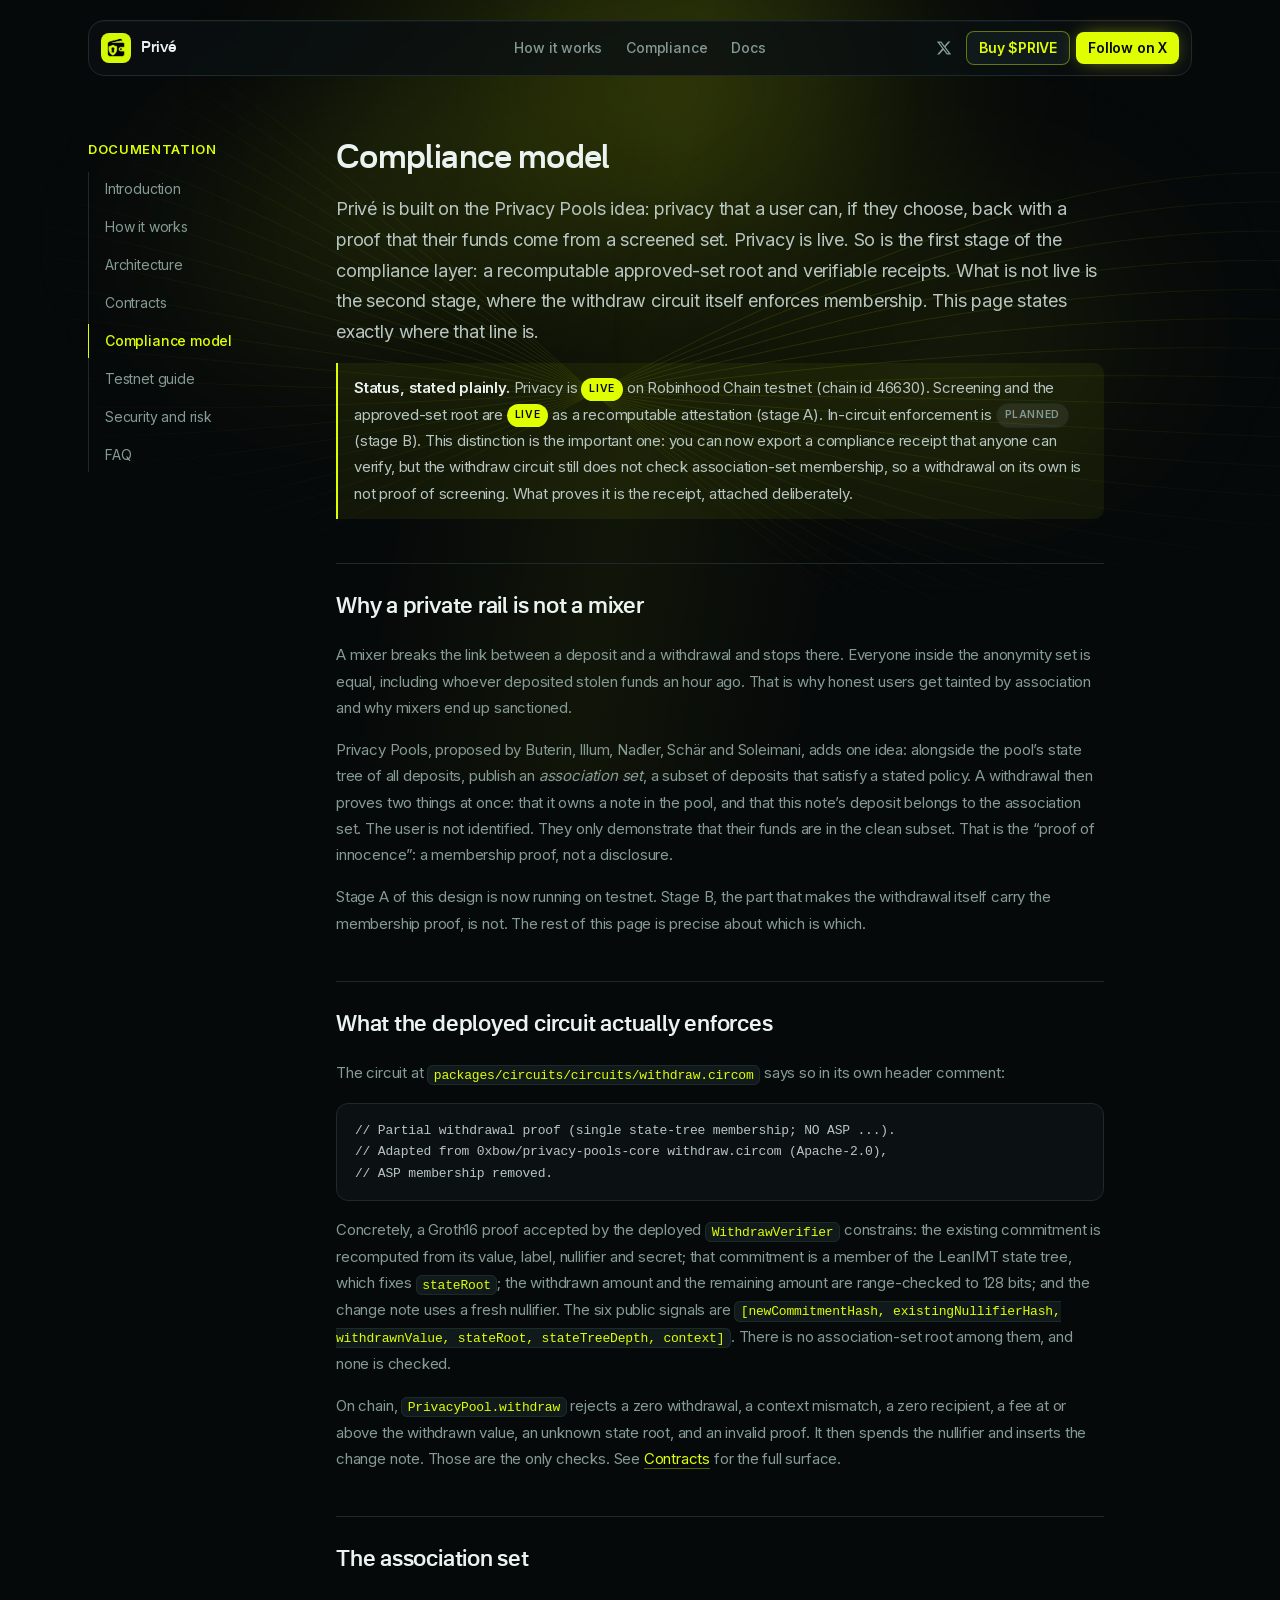
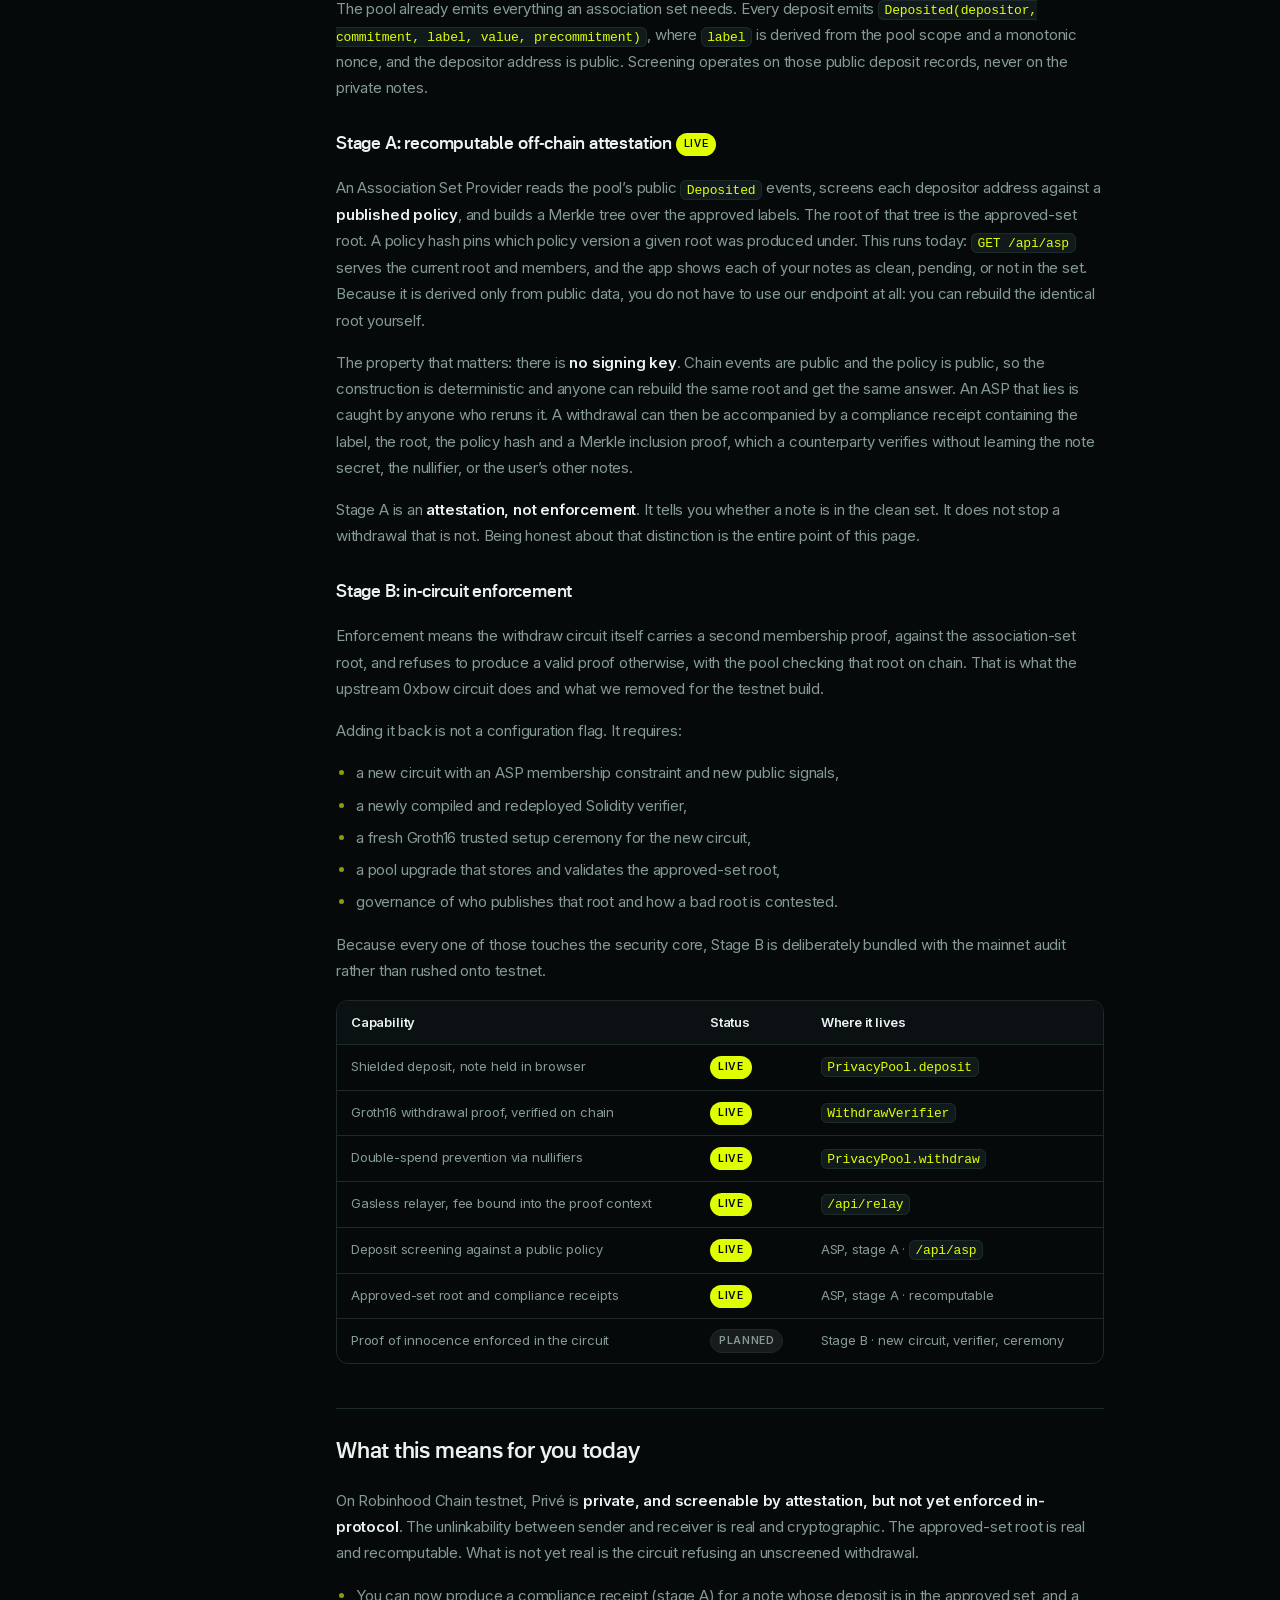
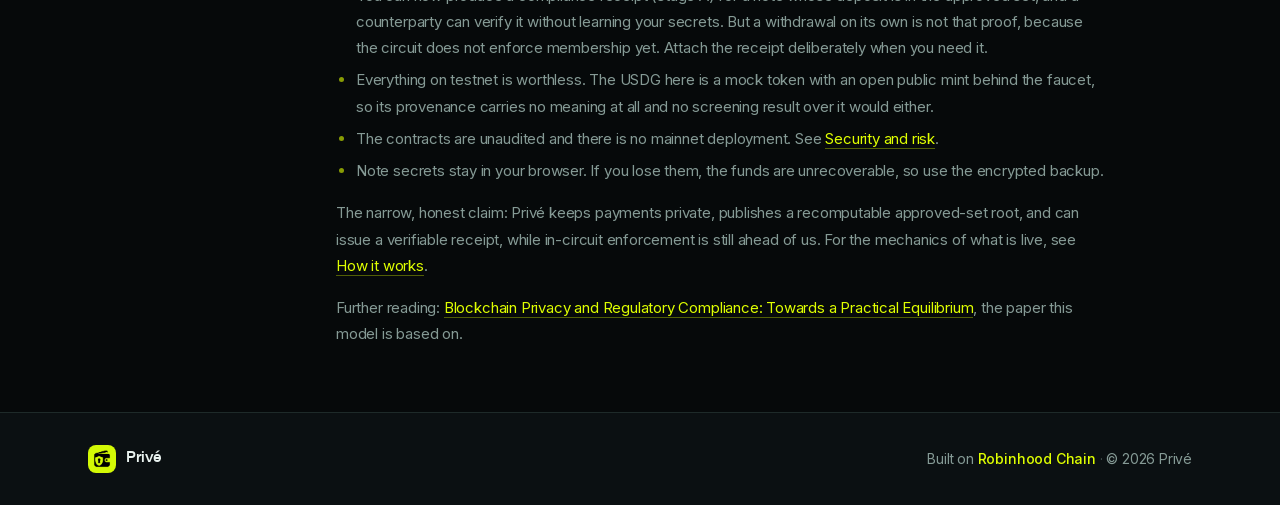
<file: docs/compliance/index.html>
<!DOCTYPE html><html lang="en"><head><meta charSet="utf-8"/><meta name="viewport" content="width=device-width, initial-scale=1"/><link rel="preload" href="/_next/static/media/562de9ffa6de8caa-s.p.woff2" as="font" crossorigin="" type="font/woff2"/><link rel="preload" href="/_next/static/media/5d53fc5cc5ac1f67-s.p.woff2" as="font" crossorigin="" type="font/woff2"/><link rel="preload" href="/_next/static/media/6140489ca5776eed-s.p.woff2" as="font" crossorigin="" type="font/woff2"/><link rel="preload" href="/_next/static/media/d542e1cea0499b09-s.p.woff2" as="font" crossorigin="" type="font/woff2"/><link rel="preload" href="/_next/static/media/e4af272ccee01ff0-s.p.woff2" as="font" crossorigin="" type="font/woff2"/><link rel="preload" as="image" href="/logo.png"/><link rel="stylesheet" href="/_next/static/css/548167fef9fabaf6.css?dpl=dpl_FEVBK7wiTJwCc8p5UtqSNQPDiqBx" data-precedence="next"/><meta name="next-size-adjust" content=""/><title>Compliance model · Privé</title><meta name="description" content="Screening and the recomputable approved-set root are live, as an attestation. In-circuit enforcement (proof of innocence inside the withdraw circuit) is still planned. This page states exactly where the line is."/><meta name="virtual-protocol-site-verification" content="9a85c59aa5faf6089cb9fc865687f63d"/><meta property="og:title" content="Privé · private USDG on Robinhood Chain"/><meta property="og:description" content="Private USDG transfers on Robinhood Chain using zero-knowledge proofs and Privacy Pools. Deposits are screened against a public policy, and the approved-set root is one anyone can recompute."/><meta property="og:url" content="https://privepay.app"/><meta property="og:site_name" content="Privé"/><meta property="og:image:type" content="image/png"/><meta property="og:image:width" content="1774"/><meta property="og:image:height" content="887"/><meta property="og:image" content="https://privepay.app/opengraph-image.png?59dfe5bf88dd7083"/><meta property="og:type" content="website"/><meta name="twitter:card" content="summary_large_image"/><meta name="twitter:site" content="@privepayapp"/><meta name="twitter:creator" content="@privepayapp"/><meta name="twitter:title" content="Privé · private USDG on Robinhood Chain"/><meta name="twitter:description" content="Private USDG transfers on Robinhood Chain using zero-knowledge proofs and Privacy Pools. Deposits are screened against a public policy, and the approved-set root is one anyone can recompute."/><meta name="twitter:image:type" content="image/png"/><meta name="twitter:image:width" content="1774"/><meta name="twitter:image:height" content="887"/><meta name="twitter:image" content="https://privepay.app/twitter-image.png?59dfe5bf88dd7083"/><link rel="icon" href="/icon.png?413af1090e209ddf" type="image/png" sizes="1254x1254"/></head><body class="__variable_f367f3 __variable_f04781 bg-ink font-inter text-base text-fg-muted antialiased"><div class="flex min-h-screen flex-col overflow-hidden supports-[overflow:clip]:overflow-clip"><header class="z-30 mt-2 w-full md:mt-5"><div class="mx-auto max-w-6xl px-4 sm:px-6"><div class="relative flex h-14 items-center justify-between gap-3 rounded-2xl border border-line bg-ink-2/80 px-3 shadow-[0_1px_0_0_rgba(255,255,255,0.03)_inset] after:absolute after:inset-0 after:-z-10 after:rounded-[inherit] after:backdrop-blur-md"><div class="flex flex-1 items-center"><a class="inline-flex shrink-0 items-center gap-2.5" aria-label="Privé" href="/"><img alt="" width="30" height="30" decoding="async" data-nimg="1" class="rounded-lg" style="color:transparent" src="/logo.png"/><span class="font-nacelle text-base font-semibold tracking-tight text-fg">Privé</span></a></div><nav class="hidden items-center gap-6 text-sm font-medium md:flex"><a class="text-fg-muted transition hover:text-rh-green focus-visible:text-rh-green focus-visible:outline-none" href="/#how-it-works">How it works</a><a class="text-fg-muted transition hover:text-rh-green focus-visible:text-rh-green focus-visible:outline-none" href="/#compliance">Compliance</a><a class="text-fg-muted transition hover:text-rh-green focus-visible:text-rh-green focus-visible:outline-none" href="/docs">Docs</a></nav><ul class="flex flex-1 items-center justify-end gap-1.5"><li class="hidden sm:block"><a href="https://x.com/privepay_rh" target="_blank" rel="noopener noreferrer" aria-label="Privé on X" class="inline-flex h-8 w-8 items-center justify-center rounded-lg text-fg-muted transition hover:bg-ink-3 hover:text-rh-green"><svg viewBox="0 0 24 24" width="16" height="16" fill="currentColor" aria-hidden="true"><path d="M18.244 2.25h3.308l-7.227 8.26 8.502 11.24H16.17l-5.214-6.817L4.99 21.75H1.68l7.73-8.835L1.254 2.25H8.08l4.713 6.231zm-1.161 17.52h1.833L7.084 4.126H5.117z"></path></svg></a></li><li class="hidden sm:block"><a href="https://ponsfamily.com/launchpad/0x9a347d2c997d6d046a6118a2e8d05ab9b3fa498f" target="_blank" rel="noopener noreferrer" class="btn-sm border border-rh-green/40 bg-ink-3 py-[5px] font-semibold text-rh-green transition-colors hover:border-rh-green/70 hover:bg-ink-2">Buy $PRIVE</a></li><li><a class="btn-sm bg-rh-green py-[5px] font-semibold text-ink shadow-[0_0_20px_-6px_rgba(223,255,0,0.7)] transition-colors hover:bg-rh-green-hover" href="https://x.com/privepay_rh" target="_blank" rel="noopener noreferrer">Follow on X</a></li></ul></div></div></header><div class="pointer-events-none absolute inset-x-0 top-0 -z-10 h-[780px] overflow-hidden" aria-hidden="true"><svg class="waves absolute inset-0 h-full w-full" viewBox="0 0 1440 780" preserveAspectRatio="xMidYMid slice" fill="none"><g class="waves-g"><path d="M -160 14 C 340 -300.6, 900 1023.4, 1600 756" stroke="#DFFF00" stroke-width="1" opacity="0.14"></path><path d="M -160 40 C 340 -246, 900 974, 1600 730" stroke="#DFFF00" stroke-width="1" opacity="0.14"></path><path d="M -160 66 C 340 -191.40000000000003, 900 924.5999999999999, 1600 704" stroke="#DFFF00" stroke-width="1" opacity="0.14"></path><path d="M -160 92 C 340 -136.8, 900 875.2, 1600 678" stroke="#DFFF00" stroke-width="1" opacity="0.14"></path><path d="M -160 118 C 340 -82.19999999999999, 900 825.8, 1600 652" stroke="#DFFF00" stroke-width="1" opacity="0.14"></path><path d="M -160 144 C 340 -27.600000000000023, 900 776.4, 1600 626" stroke="#DFFF00" stroke-width="1" opacity="0.14"></path><path d="M -160 170 C 340 27, 900 727, 1600 600" stroke="#DFFF00" stroke-width="1" opacity="0.14"></path><path d="M -160 196 C 340 81.6, 900 677.6, 1600 574" stroke="#DFFF00" stroke-width="1" opacity="0.14"></path><path d="M -160 222 C 340 136.2, 900 628.2, 1600 548" stroke="#DFFF00" stroke-width="1" opacity="0.14"></path><path d="M -160 248 C 340 190.8, 900 578.8, 1600 522" stroke="#DFFF00" stroke-width="1" opacity="0.14"></path><path d="M -160 274 C 340 245.4, 900 529.4, 1600 496" stroke="#DFFF00" stroke-width="1" opacity="0.14"></path><path d="M -160 300 C 340 300, 900 480, 1600 470" stroke="#DFFF00" stroke-width="1" opacity="0.14"></path><path d="M -160 326 C 340 354.6, 900 430.6, 1600 444" stroke="#DFFF00" stroke-width="1" opacity="0.14"></path><path d="M -160 352 C 340 409.2, 900 381.2, 1600 418" stroke="#DFFF00" stroke-width="1" opacity="0.14"></path><path d="M -160 378 C 340 463.8, 900 331.8, 1600 392" stroke="#DFFF00" stroke-width="1" opacity="0.14"></path><path d="M -160 404 C 340 518.4, 900 282.4, 1600 366" stroke="#DFFF00" stroke-width="1" opacity="0.14"></path><path d="M -160 430 C 340 573, 900 233, 1600 340" stroke="#DFFF00" stroke-width="1" opacity="0.14"></path><path d="M -160 456 C 340 627.6, 900 183.60000000000002, 1600 314" stroke="#DFFF00" stroke-width="1" opacity="0.14"></path><path d="M -160 482 C 340 682.2, 900 134.2, 1600 288" stroke="#DFFF00" stroke-width="1" opacity="0.14"></path><path d="M -160 508 C 340 736.8, 900 84.80000000000001, 1600 262" stroke="#DFFF00" stroke-width="1" opacity="0.14"></path><path d="M -160 534 C 340 791.4000000000001, 900 35.400000000000034, 1600 236" stroke="#DFFF00" stroke-width="1" opacity="0.14"></path><path d="M -160 560 C 340 846, 900 -14, 1600 210" stroke="#DFFF00" stroke-width="1" opacity="0.14"></path></g></svg><div class="aurora aurora-1"></div><div class="aurora aurora-2"></div><div class="aurora aurora-3"></div><div class="sweep"></div></div><main class="relative flex grow flex-col"><div class="mx-auto w-full max-w-6xl px-4 sm:px-6"><div class="py-12 md:py-16"><div class="gap-12 lg:grid lg:grid-cols-[200px_minmax(0,1fr)]"><aside class="mb-10 lg:mb-0"><nav aria-label="Documentation" class="lg:sticky lg:top-24"><p class="mb-3 text-xs font-semibold uppercase tracking-wider text-rh-green">Documentation</p><ul class="space-y-1 border-l border-line"><li><a class="-ml-px block border-l py-1.5 pl-4 text-sm transition border-transparent text-fg-muted hover:border-line hover:text-fg" href="/docs">Introduction</a></li><li><a class="-ml-px block border-l py-1.5 pl-4 text-sm transition border-transparent text-fg-muted hover:border-line hover:text-fg" href="/docs/how-it-works">How it works</a></li><li><a class="-ml-px block border-l py-1.5 pl-4 text-sm transition border-transparent text-fg-muted hover:border-line hover:text-fg" href="/docs/architecture">Architecture</a></li><li><a class="-ml-px block border-l py-1.5 pl-4 text-sm transition border-transparent text-fg-muted hover:border-line hover:text-fg" href="/docs/contracts">Contracts</a></li><li><a aria-current="page" class="-ml-px block border-l py-1.5 pl-4 text-sm transition border-rh-green font-medium text-rh-green" href="/docs/compliance">Compliance model</a></li><li><a class="-ml-px block border-l py-1.5 pl-4 text-sm transition border-transparent text-fg-muted hover:border-line hover:text-fg" href="/docs/testnet">Testnet guide</a></li><li><a class="-ml-px block border-l py-1.5 pl-4 text-sm transition border-transparent text-fg-muted hover:border-line hover:text-fg" href="/docs/security">Security and risk</a></li><li><a class="-ml-px block border-l py-1.5 pl-4 text-sm transition border-transparent text-fg-muted hover:border-line hover:text-fg" href="/docs/faq">FAQ</a></li></ul></nav></aside><article class="docs-prose min-w-0 max-w-3xl"><h1>Compliance model</h1><p class="lead">Privé is built on the Privacy Pools idea: privacy that a user can, if they choose, back with a proof that their funds come from a screened set. Privacy is live. So is the first stage of the compliance layer: a recomputable approved-set root and verifiable receipts. What is not live is the second stage, where the withdraw circuit itself enforces membership. This page states exactly where that line is.</p><blockquote><p><strong>Status, stated plainly.</strong> Privacy is<!-- --> <span class="pill-live">Live</span> on Robinhood Chain testnet (chain id 46630). Screening and the approved-set root are<!-- --> <span class="pill-live">Live</span> as a recomputable attestation (stage A). In-circuit enforcement is<!-- --> <span class="pill-soon">Planned</span> (stage B). This distinction is the important one: you can now export a compliance receipt that anyone can verify, but the withdraw circuit still does not check association-set membership, so a withdrawal on its own is not proof of screening. What proves it is the receipt, attached deliberately.</p></blockquote><h2>Why a private rail is not a mixer</h2><p>A mixer breaks the link between a deposit and a withdrawal and stops there. Everyone inside the anonymity set is equal, including whoever deposited stolen funds an hour ago. That is why honest users get tainted by association and why mixers end up sanctioned.</p><p>Privacy Pools, proposed by Buterin, Illum, Nadler, Schär and Soleimani, adds one idea: alongside the pool’s state tree of all deposits, publish an <em>association set</em>, a subset of deposits that satisfy a stated policy. A withdrawal then proves two things at once: that it owns a note in the pool, and that this note’s deposit belongs to the association set. The user is not identified. They only demonstrate that their funds are in the clean subset. That is the “proof of innocence”: a membership proof, not a disclosure.</p><p>Stage A of this design is now running on testnet. Stage B, the part that makes the withdrawal itself carry the membership proof, is not. The rest of this page is precise about which is which.</p><h2>What the deployed circuit actually enforces</h2><p>The circuit at <code>packages/circuits/circuits/withdraw.circom</code> <!-- -->says so in its own header comment:</p><pre><code>// Partial withdrawal proof (single state-tree membership; NO ASP ...).
// Adapted from 0xbow/privacy-pools-core withdraw.circom (Apache-2.0),
// ASP membership removed.</code></pre><p>Concretely, a Groth16 proof accepted by the deployed<!-- --> <code>WithdrawVerifier</code> constrains: the existing commitment is recomputed from its value, label, nullifier and secret; that commitment is a member of the LeanIMT state tree, which fixes<!-- --> <code>stateRoot</code>; the withdrawn amount and the remaining amount are range-checked to 128 bits; and the change note uses a fresh nullifier. The six public signals are<!-- --> <code>[newCommitmentHash, existingNullifierHash, withdrawnValue, stateRoot, stateTreeDepth, context]</code>. There is no association-set root among them, and none is checked.</p><p>On chain, <code>PrivacyPool.withdraw</code> rejects a zero withdrawal, a context mismatch, a zero recipient, a fee at or above the withdrawn value, an unknown state root, and an invalid proof. It then spends the nullifier and inserts the change note. Those are the only checks. See<!-- --> <a href="/docs/contracts">Contracts</a> for the full surface.</p><h2>The association set</h2><p>The pool already emits everything an association set needs. Every deposit emits<!-- --> <code>Deposited(depositor, commitment, label, value, precommitment)</code>, where <code>label</code> is derived from the pool scope and a monotonic nonce, and the depositor address is public. Screening operates on those public deposit records, never on the private notes.</p><h3>Stage A: recomputable off-chain attestation<!-- --> <span class="pill-live">Live</span></h3><p>An Association Set Provider reads the pool’s public<!-- --> <code>Deposited</code> events, screens each depositor address against a<!-- --> <strong>published policy</strong>, and builds a Merkle tree over the approved labels. The root of that tree is the approved-set root. A policy hash pins which policy version a given root was produced under. This runs today: <code>GET /api/asp</code> serves the current root and members, and the app shows each of your notes as clean, pending, or not in the set. Because it is derived only from public data, you do not have to use our endpoint at all: you can rebuild the identical root yourself.</p><p>The property that matters: there is <strong>no signing key</strong>. Chain events are public and the policy is public, so the construction is deterministic and anyone can rebuild the same root and get the same answer. An ASP that lies is caught by anyone who reruns it. A withdrawal can then be accompanied by a compliance receipt containing the label, the root, the policy hash and a Merkle inclusion proof, which a counterparty verifies without learning the note secret, the nullifier, or the user’s other notes.</p><p>Stage A is an <strong>attestation, not enforcement</strong>. It tells you whether a note is in the clean set. It does not stop a withdrawal that is not. Being honest about that distinction is the entire point of this page.</p><h3>Stage B: in-circuit enforcement</h3><p>Enforcement means the withdraw circuit itself carries a second membership proof, against the association-set root, and refuses to produce a valid proof otherwise, with the pool checking that root on chain. That is what the upstream 0xbow circuit does and what we removed for the testnet build.</p><p>Adding it back is not a configuration flag. It requires:</p><ul><li>a new circuit with an ASP membership constraint and new public signals,</li><li>a newly compiled and redeployed Solidity verifier,</li><li>a fresh Groth16 trusted setup ceremony for the new circuit,</li><li>a pool upgrade that stores and validates the approved-set root,</li><li>governance of who publishes that root and how a bad root is contested.</li></ul><p>Because every one of those touches the security core, Stage B is deliberately bundled with the mainnet audit rather than rushed onto testnet.</p><div class="table-wrap"><table><thead><tr><th>Capability</th><th>Status</th><th>Where it lives</th></tr></thead><tbody><tr><td>Shielded deposit, note held in browser</td><td><span class="pill-live">Live</span></td><td><code>PrivacyPool.deposit</code></td></tr><tr><td>Groth16 withdrawal proof, verified on chain</td><td><span class="pill-live">Live</span></td><td><code>WithdrawVerifier</code></td></tr><tr><td>Double-spend prevention via nullifiers</td><td><span class="pill-live">Live</span></td><td><code>PrivacyPool.withdraw</code></td></tr><tr><td>Gasless relayer, fee bound into the proof context</td><td><span class="pill-live">Live</span></td><td><code>/api/relay</code></td></tr><tr><td>Deposit screening against a public policy</td><td><span class="pill-live">Live</span></td><td>ASP, stage A · <code>/api/asp</code></td></tr><tr><td>Approved-set root and compliance receipts</td><td><span class="pill-live">Live</span></td><td>ASP, stage A · recomputable</td></tr><tr><td>Proof of innocence enforced in the circuit</td><td><span class="pill-soon">Planned</span></td><td>Stage B · new circuit, verifier, ceremony</td></tr></tbody></table></div><h2>What this means for you today</h2><p>On Robinhood Chain testnet, Privé is <strong>private, and screenable by attestation, but not yet enforced in-protocol</strong>. The unlinkability between sender and receiver is real and cryptographic. The approved-set root is real and recomputable. What is not yet real is the circuit refusing an unscreened withdrawal.</p><ul><li>You can now produce a compliance receipt (stage A) for a note whose deposit is in the approved set, and a counterparty can verify it without learning your secrets. But a withdrawal on its own is not that proof, because the circuit does not enforce membership yet. Attach the receipt deliberately when you need it.</li><li>Everything on testnet is worthless. The USDG here is a mock token with an open public mint behind the faucet, so its provenance carries no meaning at all and no screening result over it would either.</li><li>The contracts are unaudited and there is no mainnet deployment. See<!-- --> <a href="/docs/security">Security and risk</a>.</li><li>Note secrets stay in your browser. If you lose them, the funds are unrecoverable, so use the encrypted backup.</li></ul><p>The narrow, honest claim: Privé keeps payments private, publishes a recomputable approved-set root, and can issue a verifiable receipt, while in-circuit enforcement is still ahead of us. For the mechanics of what is live, see <a href="/docs/how-it-works">How it works</a>.</p><p>Further reading:<!-- --> <a href="https://papers.ssrn.com/sol3/papers.cfm?abstract_id=4563364" target="_blank" rel="noopener noreferrer">Blockchain Privacy and Regulatory Compliance: Towards a Practical Equilibrium</a>, the paper this model is based on.</p></article></div></div></div><footer class="border-t border-line bg-ink-2">
<div class="mx-auto flex max-w-6xl flex-col items-center justify-between gap-4 px-4 py-8 sm:flex-row sm:px-6">
<a class="inline-flex shrink-0 items-center gap-2.5" aria-label="Privé" href="/"><img alt="" width="28" height="28" decoding="async" class="rounded-lg" src="/logo.png"/><span class="font-nacelle text-base font-semibold tracking-tight text-fg">Privé</span></a>
<p class="text-center text-sm text-fg-muted sm:text-right">Built on <a class="font-medium text-rh-green transition hover:text-rh-green-hover" href="https://docs.robinhood.com/chain/" target="_blank" rel="noopener noreferrer">Robinhood Chain</a><span class="text-fg-muted/50"> · </span>© 2026 Privé</p>
</div>
</footer></main></div></body></html>
</file>
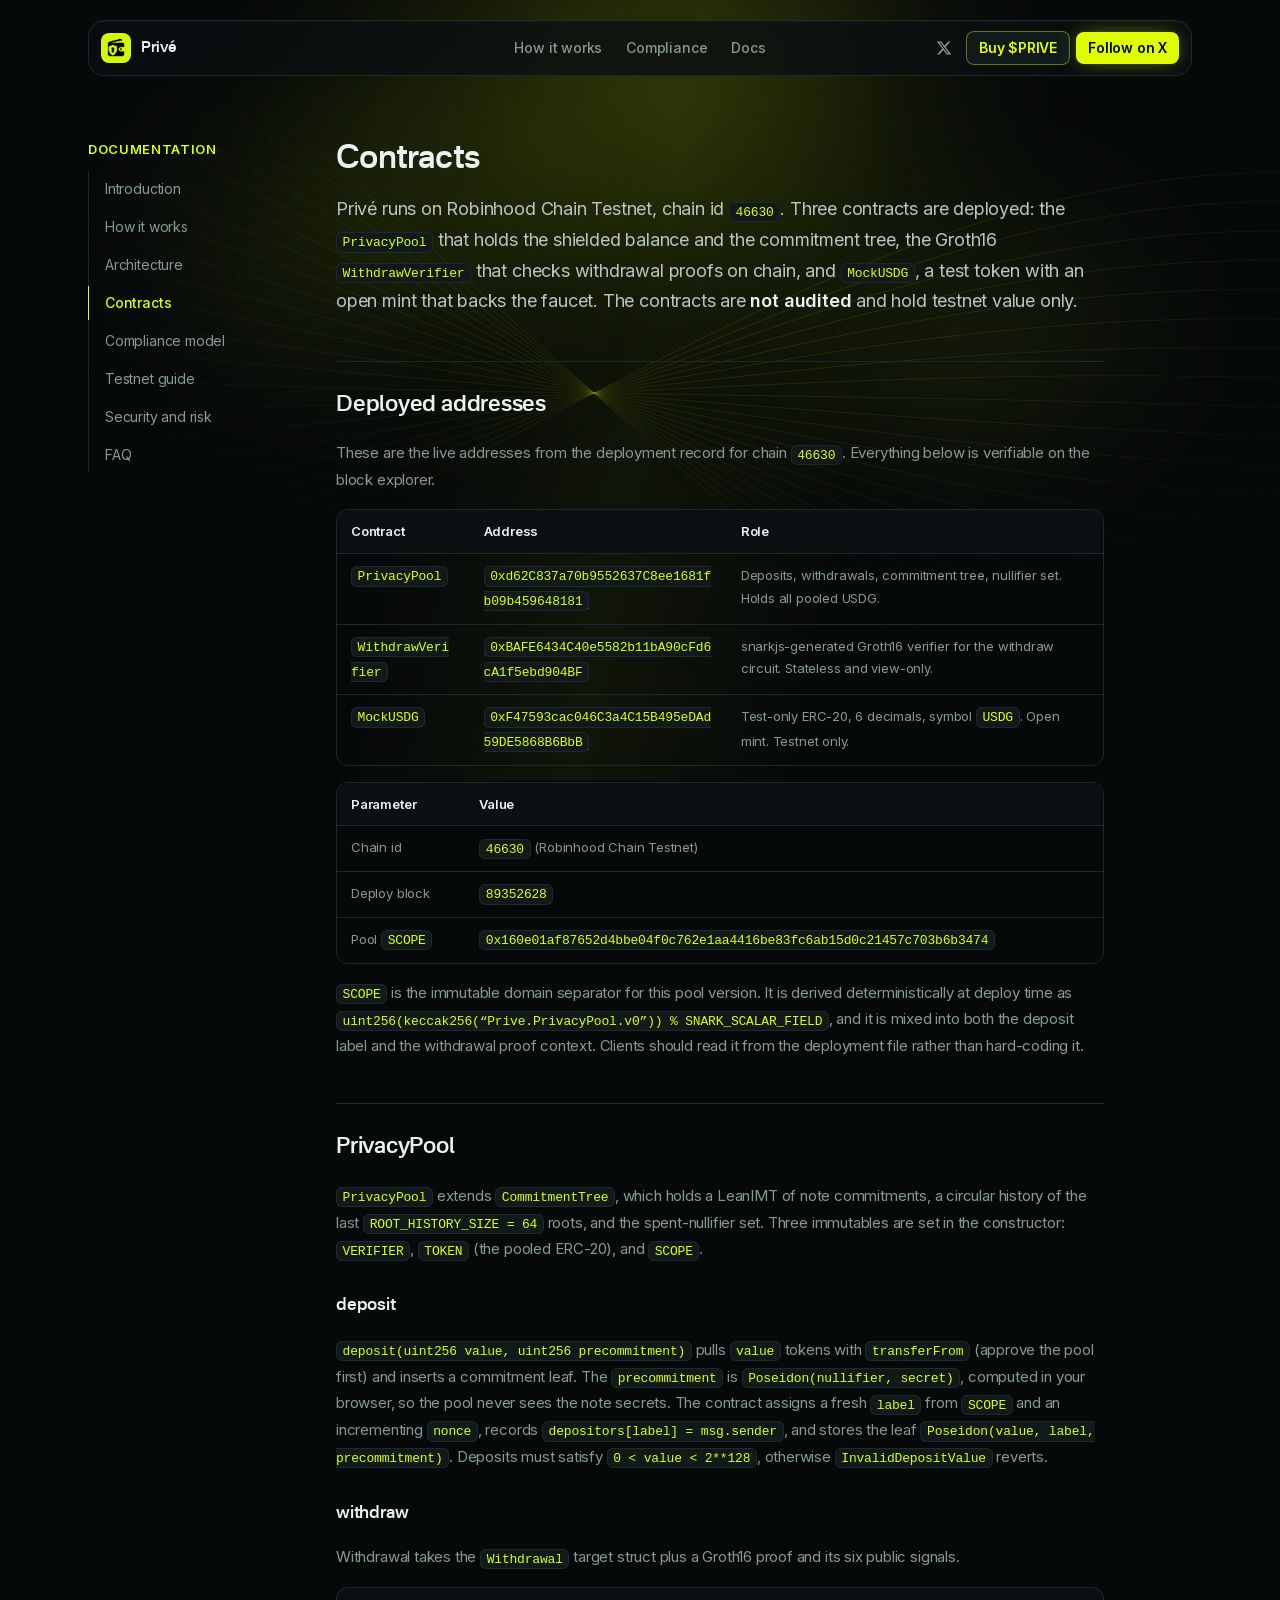
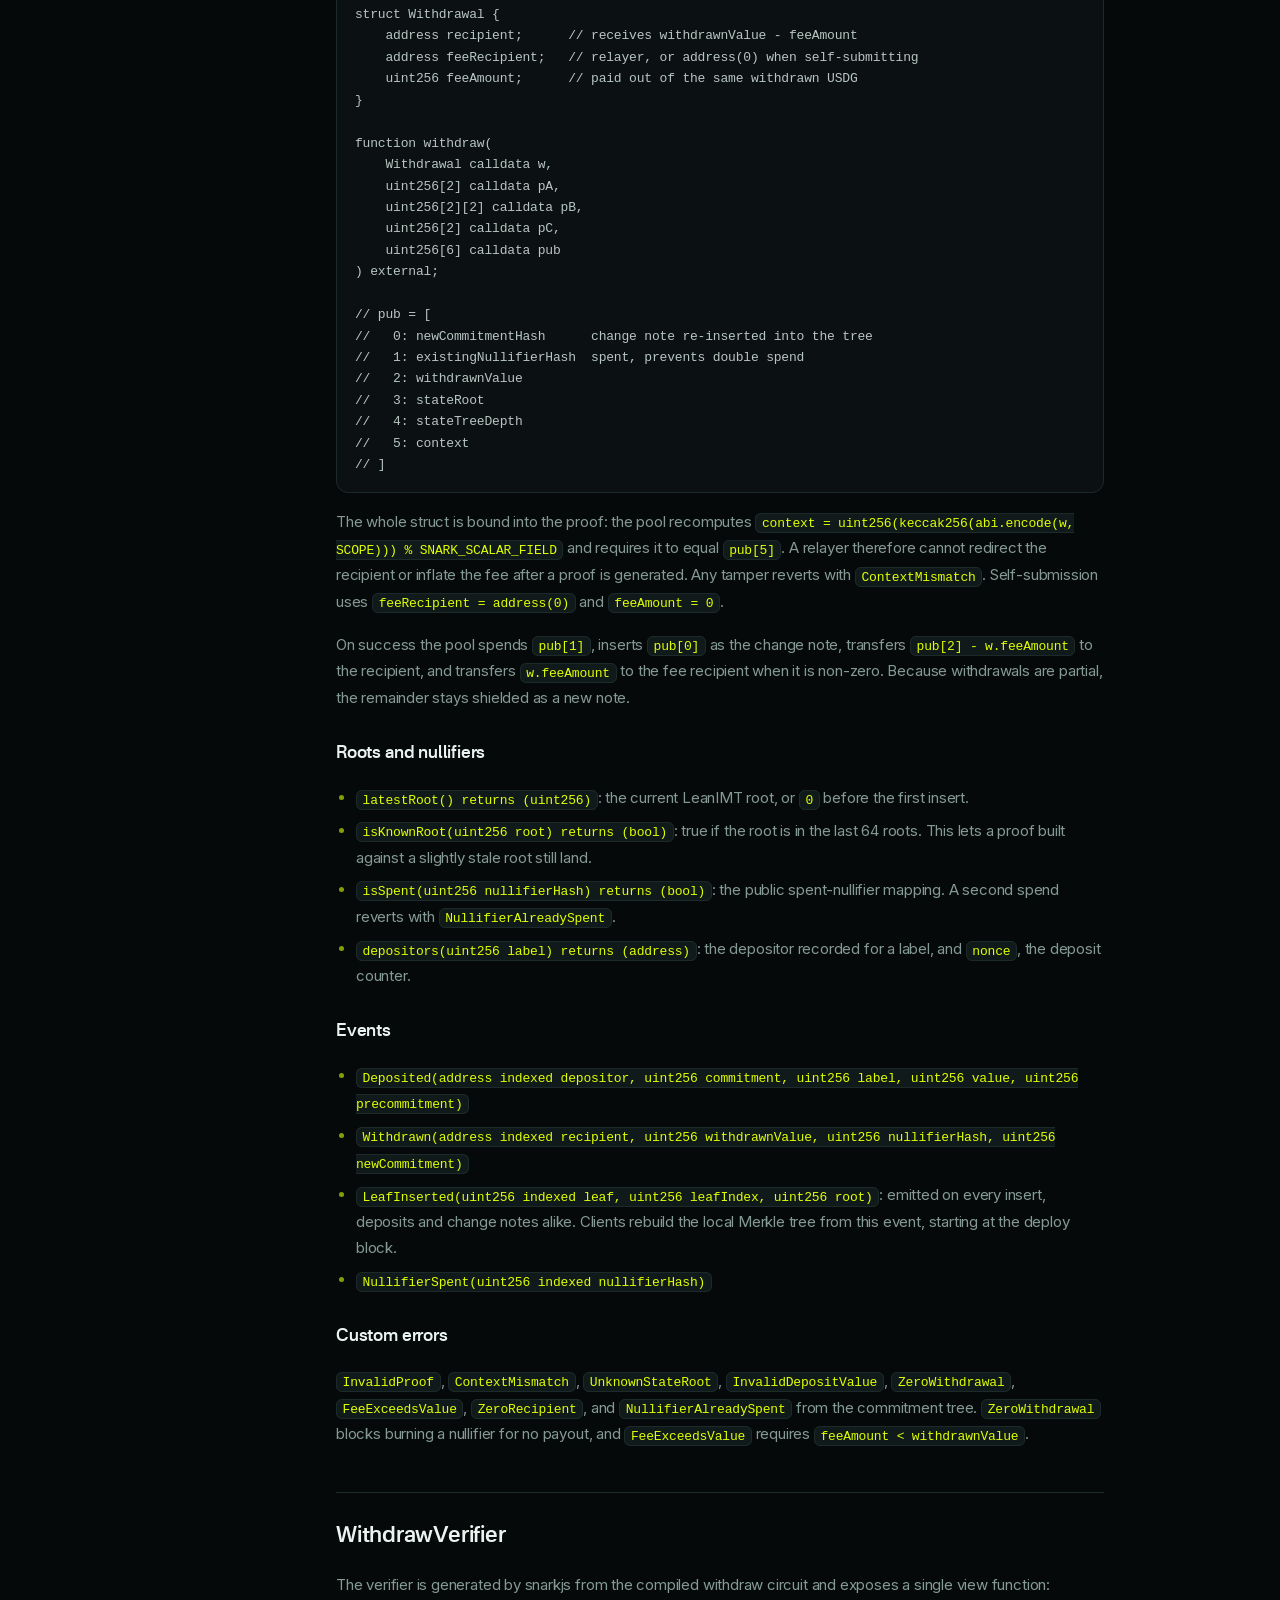
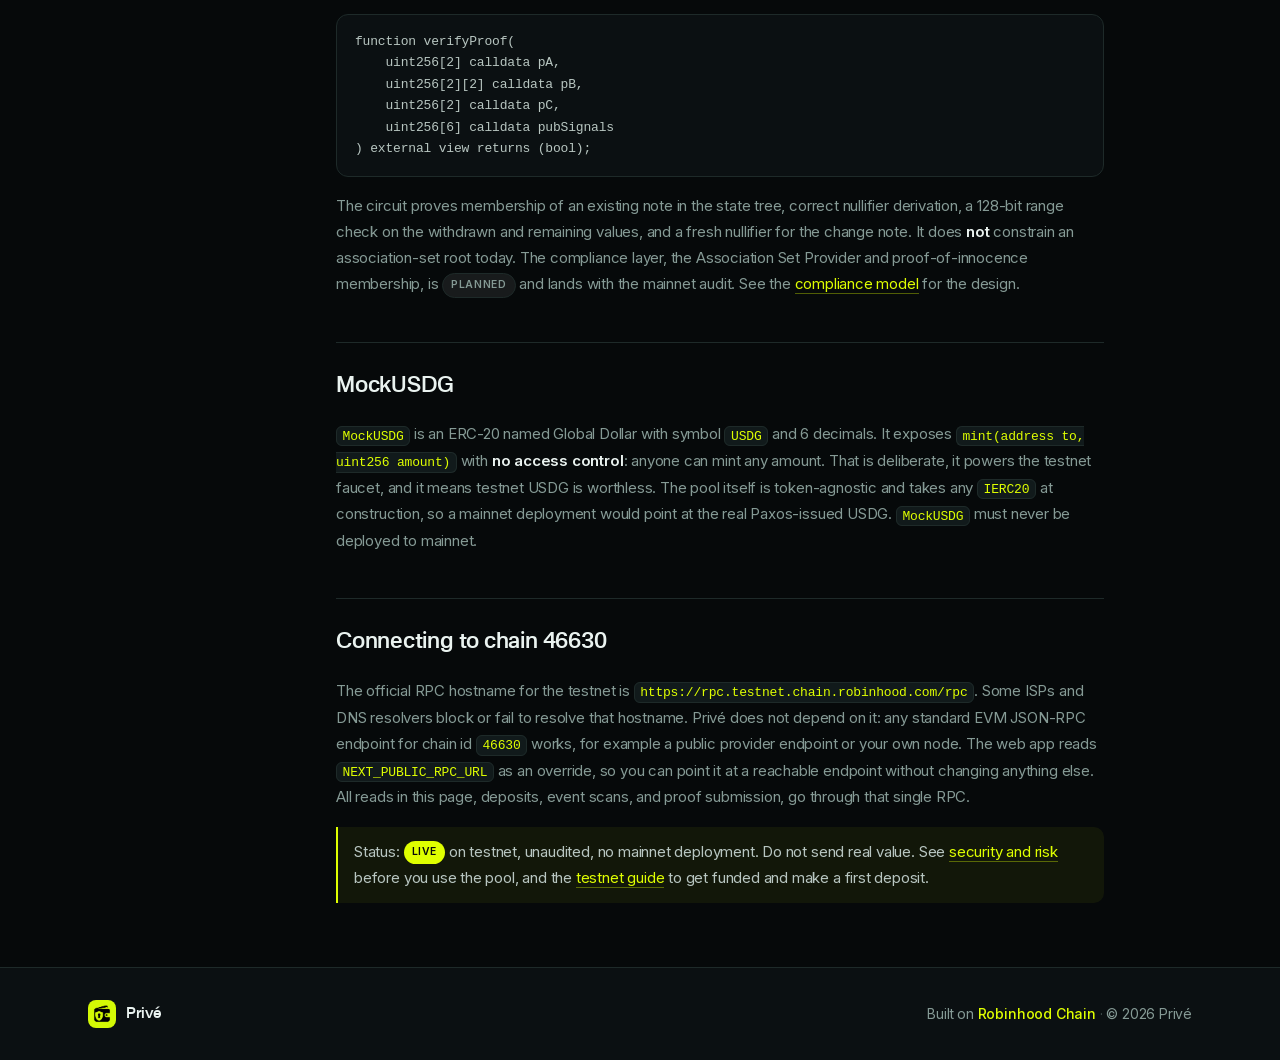
<file: docs/contracts/index.html>
<!DOCTYPE html><html lang="en"><head><meta charSet="utf-8"/><meta name="viewport" content="width=device-width, initial-scale=1"/><link rel="preload" href="/_next/static/media/562de9ffa6de8caa-s.p.woff2" as="font" crossorigin="" type="font/woff2"/><link rel="preload" href="/_next/static/media/5d53fc5cc5ac1f67-s.p.woff2" as="font" crossorigin="" type="font/woff2"/><link rel="preload" href="/_next/static/media/6140489ca5776eed-s.p.woff2" as="font" crossorigin="" type="font/woff2"/><link rel="preload" href="/_next/static/media/d542e1cea0499b09-s.p.woff2" as="font" crossorigin="" type="font/woff2"/><link rel="preload" href="/_next/static/media/e4af272ccee01ff0-s.p.woff2" as="font" crossorigin="" type="font/woff2"/><link rel="preload" as="image" href="/logo.png"/><link rel="stylesheet" href="/_next/static/css/548167fef9fabaf6.css?dpl=dpl_FEVBK7wiTJwCc8p5UtqSNQPDiqBx" data-precedence="next"/><meta name="next-size-adjust" content=""/><title>Contracts · Privé</title><meta name="description" content="Deployed Privé contract addresses on Robinhood Chain testnet (chain 46630) and the PrivacyPool public interface."/><meta name="virtual-protocol-site-verification" content="9a85c59aa5faf6089cb9fc865687f63d"/><meta property="og:title" content="Privé · private USDG on Robinhood Chain"/><meta property="og:description" content="Private USDG transfers on Robinhood Chain using zero-knowledge proofs and Privacy Pools. Deposits are screened against a public policy, and the approved-set root is one anyone can recompute."/><meta property="og:url" content="https://privepay.app"/><meta property="og:site_name" content="Privé"/><meta property="og:image:type" content="image/png"/><meta property="og:image:width" content="1774"/><meta property="og:image:height" content="887"/><meta property="og:image" content="https://privepay.app/opengraph-image.png?59dfe5bf88dd7083"/><meta property="og:type" content="website"/><meta name="twitter:card" content="summary_large_image"/><meta name="twitter:site" content="@privepayapp"/><meta name="twitter:creator" content="@privepayapp"/><meta name="twitter:title" content="Privé · private USDG on Robinhood Chain"/><meta name="twitter:description" content="Private USDG transfers on Robinhood Chain using zero-knowledge proofs and Privacy Pools. Deposits are screened against a public policy, and the approved-set root is one anyone can recompute."/><meta name="twitter:image:type" content="image/png"/><meta name="twitter:image:width" content="1774"/><meta name="twitter:image:height" content="887"/><meta name="twitter:image" content="https://privepay.app/twitter-image.png?59dfe5bf88dd7083"/><link rel="icon" href="/icon.png?413af1090e209ddf" type="image/png" sizes="1254x1254"/></head><body class="__variable_f367f3 __variable_f04781 bg-ink font-inter text-base text-fg-muted antialiased"><div class="flex min-h-screen flex-col overflow-hidden supports-[overflow:clip]:overflow-clip"><header class="z-30 mt-2 w-full md:mt-5"><div class="mx-auto max-w-6xl px-4 sm:px-6"><div class="relative flex h-14 items-center justify-between gap-3 rounded-2xl border border-line bg-ink-2/80 px-3 shadow-[0_1px_0_0_rgba(255,255,255,0.03)_inset] after:absolute after:inset-0 after:-z-10 after:rounded-[inherit] after:backdrop-blur-md"><div class="flex flex-1 items-center"><a class="inline-flex shrink-0 items-center gap-2.5" aria-label="Privé" href="/"><img alt="" width="30" height="30" decoding="async" data-nimg="1" class="rounded-lg" style="color:transparent" src="/logo.png"/><span class="font-nacelle text-base font-semibold tracking-tight text-fg">Privé</span></a></div><nav class="hidden items-center gap-6 text-sm font-medium md:flex"><a class="text-fg-muted transition hover:text-rh-green focus-visible:text-rh-green focus-visible:outline-none" href="/#how-it-works">How it works</a><a class="text-fg-muted transition hover:text-rh-green focus-visible:text-rh-green focus-visible:outline-none" href="/#compliance">Compliance</a><a class="text-fg-muted transition hover:text-rh-green focus-visible:text-rh-green focus-visible:outline-none" href="/docs">Docs</a></nav><ul class="flex flex-1 items-center justify-end gap-1.5"><li class="hidden sm:block"><a href="https://x.com/privepay_rh" target="_blank" rel="noopener noreferrer" aria-label="Privé on X" class="inline-flex h-8 w-8 items-center justify-center rounded-lg text-fg-muted transition hover:bg-ink-3 hover:text-rh-green"><svg viewBox="0 0 24 24" width="16" height="16" fill="currentColor" aria-hidden="true"><path d="M18.244 2.25h3.308l-7.227 8.26 8.502 11.24H16.17l-5.214-6.817L4.99 21.75H1.68l7.73-8.835L1.254 2.25H8.08l4.713 6.231zm-1.161 17.52h1.833L7.084 4.126H5.117z"></path></svg></a></li><li class="hidden sm:block"><a href="https://ponsfamily.com/launchpad/0x9a347d2c997d6d046a6118a2e8d05ab9b3fa498f" target="_blank" rel="noopener noreferrer" class="btn-sm border border-rh-green/40 bg-ink-3 py-[5px] font-semibold text-rh-green transition-colors hover:border-rh-green/70 hover:bg-ink-2">Buy $PRIVE</a></li><li><a class="btn-sm bg-rh-green py-[5px] font-semibold text-ink shadow-[0_0_20px_-6px_rgba(223,255,0,0.7)] transition-colors hover:bg-rh-green-hover" href="https://x.com/privepay_rh" target="_blank" rel="noopener noreferrer">Follow on X</a></li></ul></div></div></header><div class="pointer-events-none absolute inset-x-0 top-0 -z-10 h-[780px] overflow-hidden" aria-hidden="true"><svg class="waves absolute inset-0 h-full w-full" viewBox="0 0 1440 780" preserveAspectRatio="xMidYMid slice" fill="none"><g class="waves-g"><path d="M -160 14 C 340 -300.6, 900 1023.4, 1600 756" stroke="#DFFF00" stroke-width="1" opacity="0.14"></path><path d="M -160 40 C 340 -246, 900 974, 1600 730" stroke="#DFFF00" stroke-width="1" opacity="0.14"></path><path d="M -160 66 C 340 -191.40000000000003, 900 924.5999999999999, 1600 704" stroke="#DFFF00" stroke-width="1" opacity="0.14"></path><path d="M -160 92 C 340 -136.8, 900 875.2, 1600 678" stroke="#DFFF00" stroke-width="1" opacity="0.14"></path><path d="M -160 118 C 340 -82.19999999999999, 900 825.8, 1600 652" stroke="#DFFF00" stroke-width="1" opacity="0.14"></path><path d="M -160 144 C 340 -27.600000000000023, 900 776.4, 1600 626" stroke="#DFFF00" stroke-width="1" opacity="0.14"></path><path d="M -160 170 C 340 27, 900 727, 1600 600" stroke="#DFFF00" stroke-width="1" opacity="0.14"></path><path d="M -160 196 C 340 81.6, 900 677.6, 1600 574" stroke="#DFFF00" stroke-width="1" opacity="0.14"></path><path d="M -160 222 C 340 136.2, 900 628.2, 1600 548" stroke="#DFFF00" stroke-width="1" opacity="0.14"></path><path d="M -160 248 C 340 190.8, 900 578.8, 1600 522" stroke="#DFFF00" stroke-width="1" opacity="0.14"></path><path d="M -160 274 C 340 245.4, 900 529.4, 1600 496" stroke="#DFFF00" stroke-width="1" opacity="0.14"></path><path d="M -160 300 C 340 300, 900 480, 1600 470" stroke="#DFFF00" stroke-width="1" opacity="0.14"></path><path d="M -160 326 C 340 354.6, 900 430.6, 1600 444" stroke="#DFFF00" stroke-width="1" opacity="0.14"></path><path d="M -160 352 C 340 409.2, 900 381.2, 1600 418" stroke="#DFFF00" stroke-width="1" opacity="0.14"></path><path d="M -160 378 C 340 463.8, 900 331.8, 1600 392" stroke="#DFFF00" stroke-width="1" opacity="0.14"></path><path d="M -160 404 C 340 518.4, 900 282.4, 1600 366" stroke="#DFFF00" stroke-width="1" opacity="0.14"></path><path d="M -160 430 C 340 573, 900 233, 1600 340" stroke="#DFFF00" stroke-width="1" opacity="0.14"></path><path d="M -160 456 C 340 627.6, 900 183.60000000000002, 1600 314" stroke="#DFFF00" stroke-width="1" opacity="0.14"></path><path d="M -160 482 C 340 682.2, 900 134.2, 1600 288" stroke="#DFFF00" stroke-width="1" opacity="0.14"></path><path d="M -160 508 C 340 736.8, 900 84.80000000000001, 1600 262" stroke="#DFFF00" stroke-width="1" opacity="0.14"></path><path d="M -160 534 C 340 791.4000000000001, 900 35.400000000000034, 1600 236" stroke="#DFFF00" stroke-width="1" opacity="0.14"></path><path d="M -160 560 C 340 846, 900 -14, 1600 210" stroke="#DFFF00" stroke-width="1" opacity="0.14"></path></g></svg><div class="aurora aurora-1"></div><div class="aurora aurora-2"></div><div class="aurora aurora-3"></div><div class="sweep"></div></div><main class="relative flex grow flex-col"><div class="mx-auto w-full max-w-6xl px-4 sm:px-6"><div class="py-12 md:py-16"><div class="gap-12 lg:grid lg:grid-cols-[200px_minmax(0,1fr)]"><aside class="mb-10 lg:mb-0"><nav aria-label="Documentation" class="lg:sticky lg:top-24"><p class="mb-3 text-xs font-semibold uppercase tracking-wider text-rh-green">Documentation</p><ul class="space-y-1 border-l border-line"><li><a class="-ml-px block border-l py-1.5 pl-4 text-sm transition border-transparent text-fg-muted hover:border-line hover:text-fg" href="/docs">Introduction</a></li><li><a class="-ml-px block border-l py-1.5 pl-4 text-sm transition border-transparent text-fg-muted hover:border-line hover:text-fg" href="/docs/how-it-works">How it works</a></li><li><a class="-ml-px block border-l py-1.5 pl-4 text-sm transition border-transparent text-fg-muted hover:border-line hover:text-fg" href="/docs/architecture">Architecture</a></li><li><a aria-current="page" class="-ml-px block border-l py-1.5 pl-4 text-sm transition border-rh-green font-medium text-rh-green" href="/docs/contracts">Contracts</a></li><li><a class="-ml-px block border-l py-1.5 pl-4 text-sm transition border-transparent text-fg-muted hover:border-line hover:text-fg" href="/docs/compliance">Compliance model</a></li><li><a class="-ml-px block border-l py-1.5 pl-4 text-sm transition border-transparent text-fg-muted hover:border-line hover:text-fg" href="/docs/testnet">Testnet guide</a></li><li><a class="-ml-px block border-l py-1.5 pl-4 text-sm transition border-transparent text-fg-muted hover:border-line hover:text-fg" href="/docs/security">Security and risk</a></li><li><a class="-ml-px block border-l py-1.5 pl-4 text-sm transition border-transparent text-fg-muted hover:border-line hover:text-fg" href="/docs/faq">FAQ</a></li></ul></nav></aside><article class="docs-prose min-w-0 max-w-3xl"><h1>Contracts</h1><p class="lead">Privé runs on Robinhood Chain Testnet, chain id <code>46630</code>. Three contracts are deployed: the <code>PrivacyPool</code> that holds the shielded balance and the commitment tree, the Groth16 <code>WithdrawVerifier</code> <!-- -->that checks withdrawal proofs on chain, and <code>MockUSDG</code>, a test token with an open mint that backs the faucet. The contracts are<!-- --> <strong>not audited</strong> and hold testnet value only.</p><h2>Deployed addresses</h2><p>These are the live addresses from the deployment record for chain<!-- --> <code>46630</code>. Everything below is verifiable on the block explorer.</p><div class="table-wrap"><table><thead><tr><th>Contract</th><th>Address</th><th>Role</th></tr></thead><tbody><tr><td><code>PrivacyPool</code></td><td><a href="https://explorer.testnet.chain.robinhood.com/address/0xd62C837a70b9552637C8ee1681fb09b459648181" target="_blank" rel="noopener noreferrer"><code>0xd62C837a70b9552637C8ee1681fb09b459648181</code></a></td><td>Deposits, withdrawals, commitment tree, nullifier set. Holds all pooled USDG.</td></tr><tr><td><code>WithdrawVerifier</code></td><td><a href="https://explorer.testnet.chain.robinhood.com/address/0xBAFE6434C40e5582b11bA90cFd6cA1f5ebd904BF" target="_blank" rel="noopener noreferrer"><code>0xBAFE6434C40e5582b11bA90cFd6cA1f5ebd904BF</code></a></td><td>snarkjs-generated Groth16 verifier for the withdraw circuit. Stateless and view-only.</td></tr><tr><td><code>MockUSDG</code></td><td><a href="https://explorer.testnet.chain.robinhood.com/address/0xF47593cac046C3a4C15B495eDAd59DE5868B6BbB" target="_blank" rel="noopener noreferrer"><code>0xF47593cac046C3a4C15B495eDAd59DE5868B6BbB</code></a></td><td>Test-only ERC-20, 6 decimals, symbol <code>USDG</code>. Open mint. Testnet only.</td></tr></tbody></table></div><div class="table-wrap"><table><thead><tr><th>Parameter</th><th>Value</th></tr></thead><tbody><tr><td>Chain id</td><td><code>46630</code> (Robinhood Chain Testnet)</td></tr><tr><td>Deploy block</td><td><code>89352628</code></td></tr><tr><td>Pool <code>SCOPE</code></td><td><code>0x160e01af87652d4bbe04f0c762e1aa4416be83fc6ab15d0c21457c703b6b3474</code></td></tr></tbody></table></div><p><code>SCOPE</code> is the immutable domain separator for this pool version. It is derived deterministically at deploy time as<!-- --> <code>uint256(keccak256(“Prive.PrivacyPool.v0”)) % SNARK_SCALAR_FIELD</code>, and it is mixed into both the deposit label and the withdrawal proof context. Clients should read it from the deployment file rather than hard-coding it.</p><h2>PrivacyPool</h2><p><code>PrivacyPool</code> extends <code>CommitmentTree</code>, which holds a LeanIMT of note commitments, a circular history of the last<!-- --> <code>ROOT_HISTORY_SIZE = 64</code> roots, and the spent-nullifier set. Three immutables are set in the constructor: <code>VERIFIER</code>,<!-- --> <code>TOKEN</code> (the pooled ERC-20), and <code>SCOPE</code>.</p><h3>deposit</h3><p><code>deposit(uint256 value, uint256 precommitment)</code> pulls<!-- --> <code>value</code> tokens with <code>transferFrom</code> (approve the pool first) and inserts a commitment leaf. The <code>precommitment</code> is<!-- --> <code>Poseidon(nullifier, secret)</code>, computed in your browser, so the pool never sees the note secrets. The contract assigns a fresh<!-- --> <code>label</code> from <code>SCOPE</code> and an incrementing<!-- --> <code>nonce</code>, records <code>depositors[label] = msg.sender</code>, and stores the leaf <code>Poseidon(value, label, precommitment)</code>. Deposits must satisfy <code>0 &lt; value &lt; 2**128</code>, otherwise<!-- --> <code>InvalidDepositValue</code> reverts.</p><h3>withdraw</h3><p>Withdrawal takes the <code>Withdrawal</code> target struct plus a Groth16 proof and its six public signals.</p><pre><code>struct Withdrawal {
    address recipient;      // receives withdrawnValue - feeAmount
    address feeRecipient;   // relayer, or address(0) when self-submitting
    uint256 feeAmount;      // paid out of the same withdrawn USDG
}

function withdraw(
    Withdrawal calldata w,
    uint256[2] calldata pA,
    uint256[2][2] calldata pB,
    uint256[2] calldata pC,
    uint256[6] calldata pub
) external;

// pub = [
//   0: newCommitmentHash      change note re-inserted into the tree
//   1: existingNullifierHash  spent, prevents double spend
//   2: withdrawnValue
//   3: stateRoot
//   4: stateTreeDepth
//   5: context
// ]</code></pre><p>The whole struct is bound into the proof: the pool recomputes<!-- --> <code>context = uint256(keccak256(abi.encode(w, SCOPE))) % SNARK_SCALAR_FIELD</code> <!-- -->and requires it to equal <code>pub[5]</code>. A relayer therefore cannot redirect the recipient or inflate the fee after a proof is generated. Any tamper reverts with <code>ContextMismatch</code>. Self-submission uses<!-- --> <code>feeRecipient = address(0)</code> and <code>feeAmount = 0</code>.</p><p>On success the pool spends <code>pub[1]</code>, inserts <code>pub[0]</code> as the change note, transfers <code>pub[2] - w.feeAmount</code> to the recipient, and transfers <code>w.feeAmount</code> to the fee recipient when it is non-zero. Because withdrawals are partial, the remainder stays shielded as a new note.</p><h3>Roots and nullifiers</h3><ul><li><code>latestRoot() returns (uint256)</code>: the current LeanIMT root, or<!-- --> <code>0</code> before the first insert.</li><li><code>isKnownRoot(uint256 root) returns (bool)</code>: true if the root is in the last 64 roots. This lets a proof built against a slightly stale root still land.</li><li><code>isSpent(uint256 nullifierHash) returns (bool)</code>: the public spent-nullifier mapping. A second spend reverts with<!-- --> <code>NullifierAlreadySpent</code>.</li><li><code>depositors(uint256 label) returns (address)</code>: the depositor recorded for a label, and <code>nonce</code>, the deposit counter.</li></ul><h3>Events</h3><ul><li><code>Deposited(address indexed depositor, uint256 commitment, uint256 label, uint256 value, uint256 precommitment)</code></li><li><code>Withdrawn(address indexed recipient, uint256 withdrawnValue, uint256 nullifierHash, uint256 newCommitment)</code></li><li><code>LeafInserted(uint256 indexed leaf, uint256 leafIndex, uint256 root)</code>: emitted on every insert, deposits and change notes alike. Clients rebuild the local Merkle tree from this event, starting at the deploy block.</li><li><code>NullifierSpent(uint256 indexed nullifierHash)</code></li></ul><h3>Custom errors</h3><p><code>InvalidProof</code>, <code>ContextMismatch</code>,<!-- --> <code>UnknownStateRoot</code>, <code>InvalidDepositValue</code>,<!-- --> <code>ZeroWithdrawal</code>, <code>FeeExceedsValue</code>,<!-- --> <code>ZeroRecipient</code>, and <code>NullifierAlreadySpent</code> from the commitment tree. <code>ZeroWithdrawal</code> blocks burning a nullifier for no payout, and <code>FeeExceedsValue</code> requires<!-- --> <code>feeAmount &lt; withdrawnValue</code>.</p><h2>WithdrawVerifier</h2><p>The verifier is generated by snarkjs from the compiled withdraw circuit and exposes a single view function:</p><pre><code>function verifyProof(
    uint256[2] calldata pA,
    uint256[2][2] calldata pB,
    uint256[2] calldata pC,
    uint256[6] calldata pubSignals
) external view returns (bool);</code></pre><p>The circuit proves membership of an existing note in the state tree, correct nullifier derivation, a 128-bit range check on the withdrawn and remaining values, and a fresh nullifier for the change note. It does<!-- --> <strong>not</strong> constrain an association-set root today. The compliance layer, the Association Set Provider and proof-of-innocence membership, is<!-- --> <span class="pill-soon">Planned</span> and lands with the mainnet audit. See the <a href="/docs/compliance">compliance model</a> for the design.</p><h2>MockUSDG</h2><p><code>MockUSDG</code> is an ERC-20 named Global Dollar with symbol<!-- --> <code>USDG</code> and 6 decimals. It exposes<!-- --> <code>mint(address to, uint256 amount)</code> with<!-- --> <strong>no access control</strong>: anyone can mint any amount. That is deliberate, it powers the testnet faucet, and it means testnet USDG is worthless. The pool itself is token-agnostic and takes any<!-- --> <code>IERC20</code> at construction, so a mainnet deployment would point at the real Paxos-issued USDG. <code>MockUSDG</code> must never be deployed to mainnet.</p><h2>Connecting to chain 46630</h2><p>The official RPC hostname for the testnet is<!-- --> <code>https://rpc.testnet.chain.robinhood.com/rpc</code>. Some ISPs and DNS resolvers block or fail to resolve that hostname. Privé does not depend on it: any standard EVM JSON-RPC endpoint for chain id <code>46630</code> works, for example a public provider endpoint or your own node. The web app reads<!-- --> <code>NEXT_PUBLIC_RPC_URL</code> as an override, so you can point it at a reachable endpoint without changing anything else. All reads in this page, deposits, event scans, and proof submission, go through that single RPC.</p><blockquote><p>Status: <span class="pill-live">Live</span> on testnet, unaudited, no mainnet deployment. Do not send real value. See<!-- --> <a href="/docs/security">security and risk</a> before you use the pool, and the <a href="/docs/testnet">testnet guide</a> to get funded and make a first deposit.</p></blockquote></article></div></div></div><footer class="border-t border-line bg-ink-2">
<div class="mx-auto flex max-w-6xl flex-col items-center justify-between gap-4 px-4 py-8 sm:flex-row sm:px-6">
<a class="inline-flex shrink-0 items-center gap-2.5" aria-label="Privé" href="/"><img alt="" width="28" height="28" decoding="async" class="rounded-lg" src="/logo.png"/><span class="font-nacelle text-base font-semibold tracking-tight text-fg">Privé</span></a>
<p class="text-center text-sm text-fg-muted sm:text-right">Built on <a class="font-medium text-rh-green transition hover:text-rh-green-hover" href="https://docs.robinhood.com/chain/" target="_blank" rel="noopener noreferrer">Robinhood Chain</a><span class="text-fg-muted/50"> · </span>© 2026 Privé</p>
</div>
</footer></main></div></body></html>
</file>
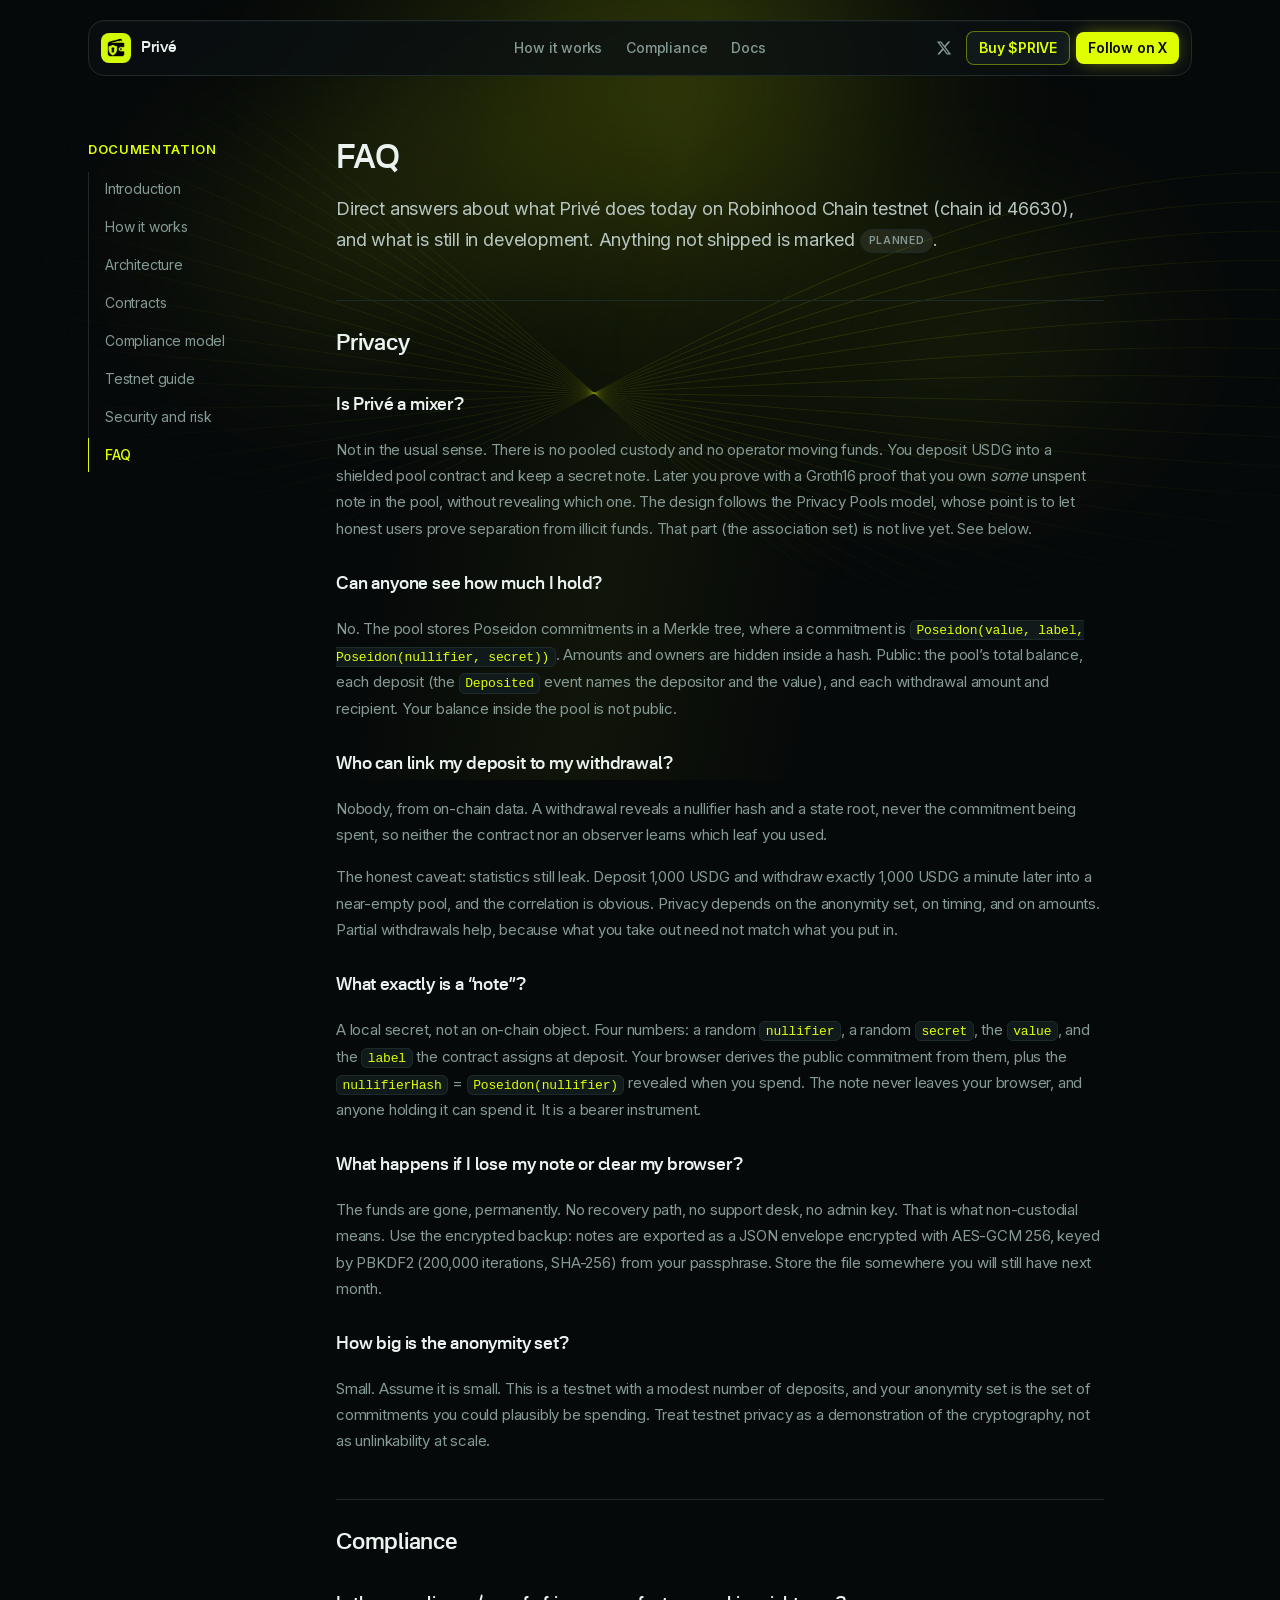
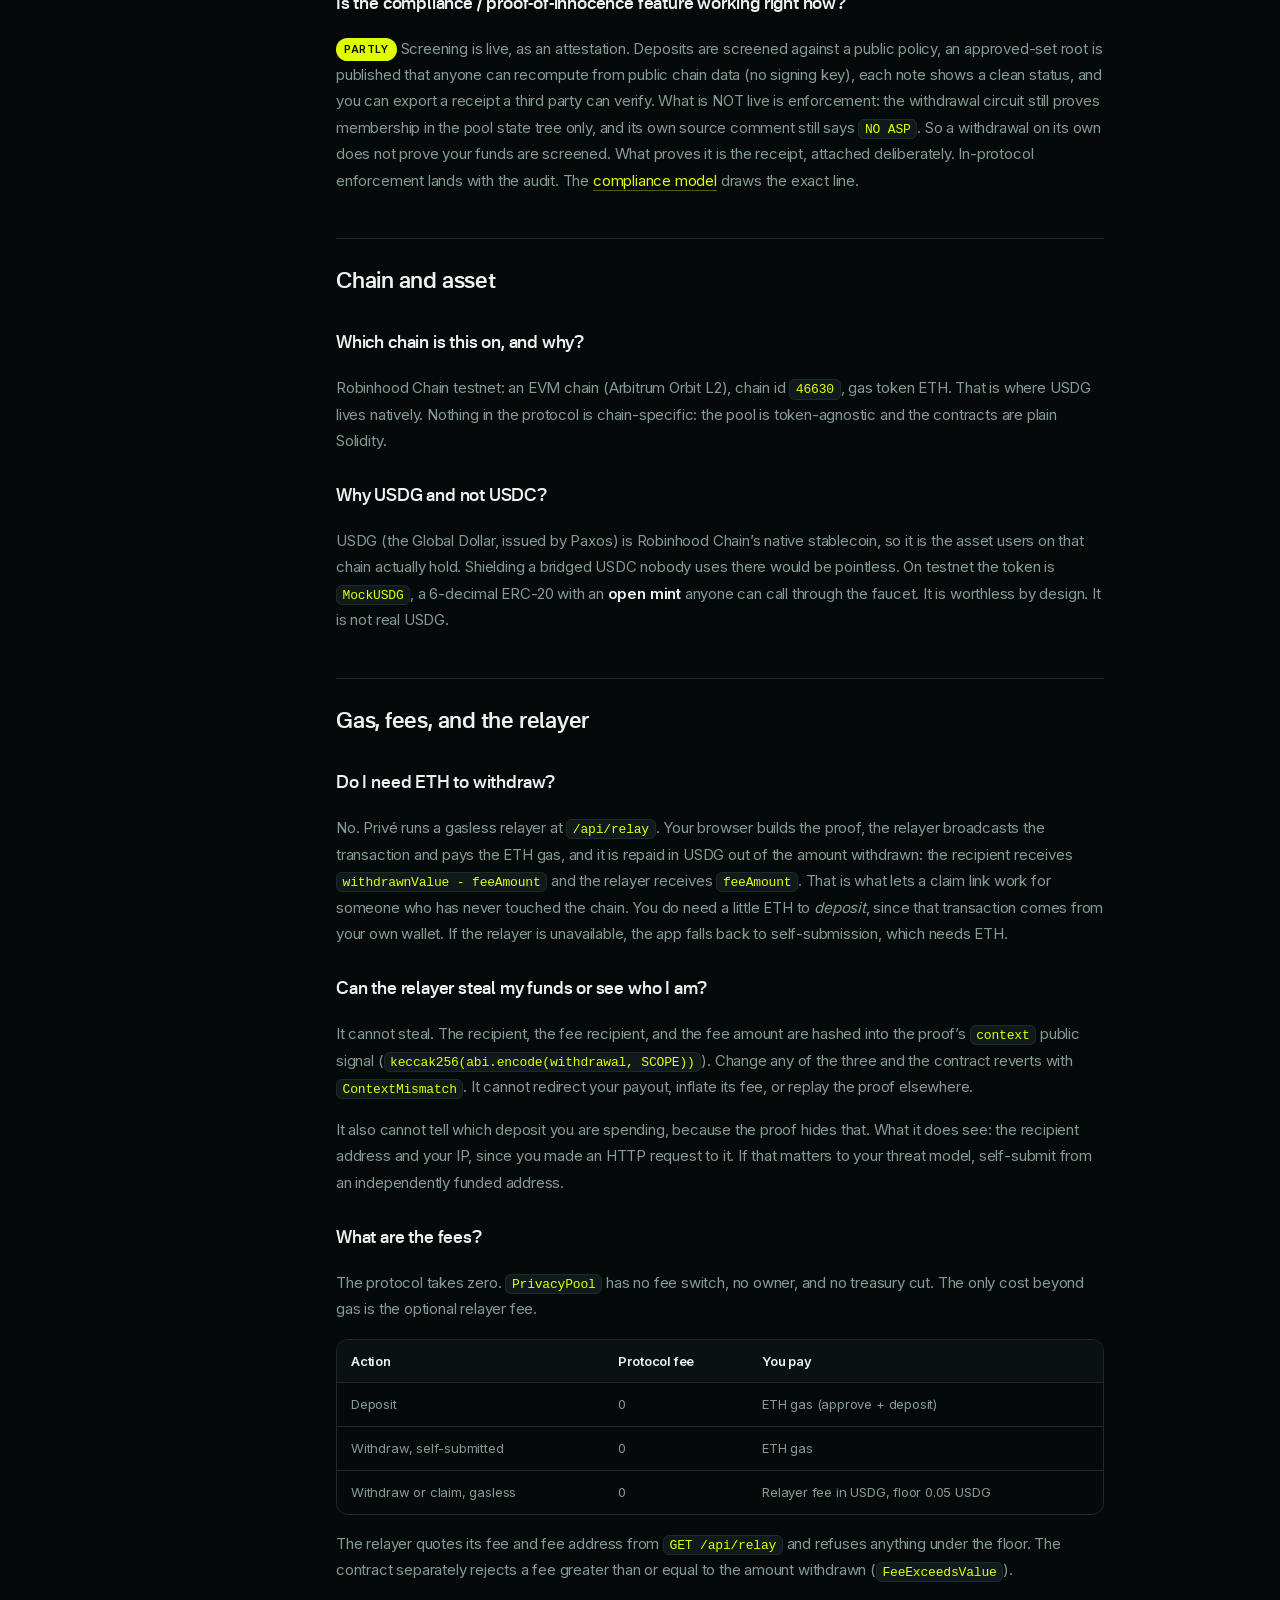
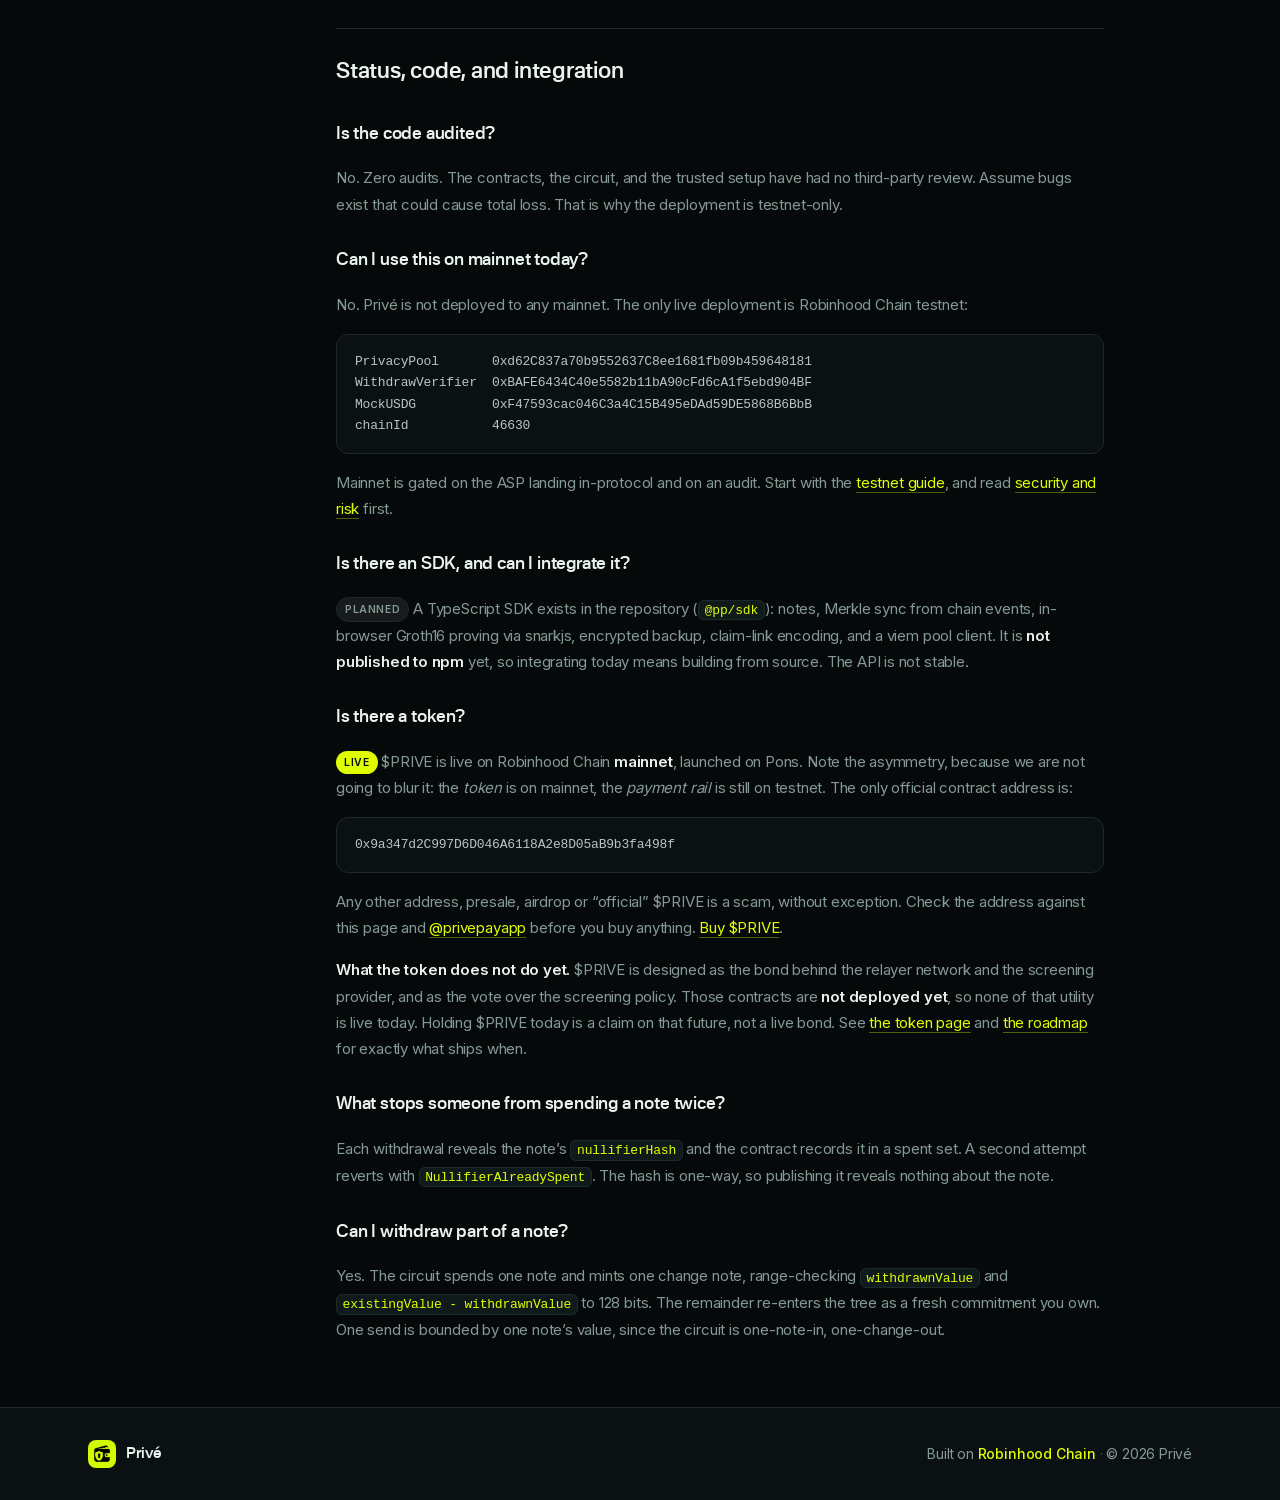
<file: docs/faq/index.html>
<!DOCTYPE html><html lang="en"><head><meta charSet="utf-8"/><meta name="viewport" content="width=device-width, initial-scale=1"/><link rel="preload" href="/_next/static/media/562de9ffa6de8caa-s.p.woff2" as="font" crossorigin="" type="font/woff2"/><link rel="preload" href="/_next/static/media/5d53fc5cc5ac1f67-s.p.woff2" as="font" crossorigin="" type="font/woff2"/><link rel="preload" href="/_next/static/media/6140489ca5776eed-s.p.woff2" as="font" crossorigin="" type="font/woff2"/><link rel="preload" href="/_next/static/media/d542e1cea0499b09-s.p.woff2" as="font" crossorigin="" type="font/woff2"/><link rel="preload" href="/_next/static/media/e4af272ccee01ff0-s.p.woff2" as="font" crossorigin="" type="font/woff2"/><link rel="preload" as="image" href="/logo.png"/><link rel="stylesheet" href="/_next/static/css/548167fef9fabaf6.css?dpl=dpl_FEVBK7wiTJwCc8p5UtqSNQPDiqBx" data-precedence="next"/><meta name="next-size-adjust" content=""/><title>FAQ · Privé</title><meta name="description" content="Straight answers about Privé: what a note is, what is live on Robinhood Chain testnet, what the relayer can and cannot do, fees, audit status, and the token."/><meta name="virtual-protocol-site-verification" content="9a85c59aa5faf6089cb9fc865687f63d"/><meta property="og:title" content="Privé · private USDG on Robinhood Chain"/><meta property="og:description" content="Private USDG transfers on Robinhood Chain using zero-knowledge proofs and Privacy Pools. Deposits are screened against a public policy, and the approved-set root is one anyone can recompute."/><meta property="og:url" content="https://privepay.app"/><meta property="og:site_name" content="Privé"/><meta property="og:image:type" content="image/png"/><meta property="og:image:width" content="1774"/><meta property="og:image:height" content="887"/><meta property="og:image" content="https://privepay.app/opengraph-image.png?59dfe5bf88dd7083"/><meta property="og:type" content="website"/><meta name="twitter:card" content="summary_large_image"/><meta name="twitter:site" content="@privepayapp"/><meta name="twitter:creator" content="@privepayapp"/><meta name="twitter:title" content="Privé · private USDG on Robinhood Chain"/><meta name="twitter:description" content="Private USDG transfers on Robinhood Chain using zero-knowledge proofs and Privacy Pools. Deposits are screened against a public policy, and the approved-set root is one anyone can recompute."/><meta name="twitter:image:type" content="image/png"/><meta name="twitter:image:width" content="1774"/><meta name="twitter:image:height" content="887"/><meta name="twitter:image" content="https://privepay.app/twitter-image.png?59dfe5bf88dd7083"/><link rel="icon" href="/icon.png?413af1090e209ddf" type="image/png" sizes="1254x1254"/></head><body class="__variable_f367f3 __variable_f04781 bg-ink font-inter text-base text-fg-muted antialiased"><div class="flex min-h-screen flex-col overflow-hidden supports-[overflow:clip]:overflow-clip"><header class="z-30 mt-2 w-full md:mt-5"><div class="mx-auto max-w-6xl px-4 sm:px-6"><div class="relative flex h-14 items-center justify-between gap-3 rounded-2xl border border-line bg-ink-2/80 px-3 shadow-[0_1px_0_0_rgba(255,255,255,0.03)_inset] after:absolute after:inset-0 after:-z-10 after:rounded-[inherit] after:backdrop-blur-md"><div class="flex flex-1 items-center"><a class="inline-flex shrink-0 items-center gap-2.5" aria-label="Privé" href="/"><img alt="" width="30" height="30" decoding="async" data-nimg="1" class="rounded-lg" style="color:transparent" src="/logo.png"/><span class="font-nacelle text-base font-semibold tracking-tight text-fg">Privé</span></a></div><nav class="hidden items-center gap-6 text-sm font-medium md:flex"><a class="text-fg-muted transition hover:text-rh-green focus-visible:text-rh-green focus-visible:outline-none" href="/#how-it-works">How it works</a><a class="text-fg-muted transition hover:text-rh-green focus-visible:text-rh-green focus-visible:outline-none" href="/#compliance">Compliance</a><a class="text-fg-muted transition hover:text-rh-green focus-visible:text-rh-green focus-visible:outline-none" href="/docs">Docs</a></nav><ul class="flex flex-1 items-center justify-end gap-1.5"><li class="hidden sm:block"><a href="https://x.com/privepay_rh" target="_blank" rel="noopener noreferrer" aria-label="Privé on X" class="inline-flex h-8 w-8 items-center justify-center rounded-lg text-fg-muted transition hover:bg-ink-3 hover:text-rh-green"><svg viewBox="0 0 24 24" width="16" height="16" fill="currentColor" aria-hidden="true"><path d="M18.244 2.25h3.308l-7.227 8.26 8.502 11.24H16.17l-5.214-6.817L4.99 21.75H1.68l7.73-8.835L1.254 2.25H8.08l4.713 6.231zm-1.161 17.52h1.833L7.084 4.126H5.117z"></path></svg></a></li><li class="hidden sm:block"><a href="https://ponsfamily.com/launchpad/0x9a347d2c997d6d046a6118a2e8d05ab9b3fa498f" target="_blank" rel="noopener noreferrer" class="btn-sm border border-rh-green/40 bg-ink-3 py-[5px] font-semibold text-rh-green transition-colors hover:border-rh-green/70 hover:bg-ink-2">Buy $PRIVE</a></li><li><a class="btn-sm bg-rh-green py-[5px] font-semibold text-ink shadow-[0_0_20px_-6px_rgba(223,255,0,0.7)] transition-colors hover:bg-rh-green-hover" href="https://x.com/privepay_rh" target="_blank" rel="noopener noreferrer">Follow on X</a></li></ul></div></div></header><div class="pointer-events-none absolute inset-x-0 top-0 -z-10 h-[780px] overflow-hidden" aria-hidden="true"><svg class="waves absolute inset-0 h-full w-full" viewBox="0 0 1440 780" preserveAspectRatio="xMidYMid slice" fill="none"><g class="waves-g"><path d="M -160 14 C 340 -300.6, 900 1023.4, 1600 756" stroke="#DFFF00" stroke-width="1" opacity="0.14"></path><path d="M -160 40 C 340 -246, 900 974, 1600 730" stroke="#DFFF00" stroke-width="1" opacity="0.14"></path><path d="M -160 66 C 340 -191.40000000000003, 900 924.5999999999999, 1600 704" stroke="#DFFF00" stroke-width="1" opacity="0.14"></path><path d="M -160 92 C 340 -136.8, 900 875.2, 1600 678" stroke="#DFFF00" stroke-width="1" opacity="0.14"></path><path d="M -160 118 C 340 -82.19999999999999, 900 825.8, 1600 652" stroke="#DFFF00" stroke-width="1" opacity="0.14"></path><path d="M -160 144 C 340 -27.600000000000023, 900 776.4, 1600 626" stroke="#DFFF00" stroke-width="1" opacity="0.14"></path><path d="M -160 170 C 340 27, 900 727, 1600 600" stroke="#DFFF00" stroke-width="1" opacity="0.14"></path><path d="M -160 196 C 340 81.6, 900 677.6, 1600 574" stroke="#DFFF00" stroke-width="1" opacity="0.14"></path><path d="M -160 222 C 340 136.2, 900 628.2, 1600 548" stroke="#DFFF00" stroke-width="1" opacity="0.14"></path><path d="M -160 248 C 340 190.8, 900 578.8, 1600 522" stroke="#DFFF00" stroke-width="1" opacity="0.14"></path><path d="M -160 274 C 340 245.4, 900 529.4, 1600 496" stroke="#DFFF00" stroke-width="1" opacity="0.14"></path><path d="M -160 300 C 340 300, 900 480, 1600 470" stroke="#DFFF00" stroke-width="1" opacity="0.14"></path><path d="M -160 326 C 340 354.6, 900 430.6, 1600 444" stroke="#DFFF00" stroke-width="1" opacity="0.14"></path><path d="M -160 352 C 340 409.2, 900 381.2, 1600 418" stroke="#DFFF00" stroke-width="1" opacity="0.14"></path><path d="M -160 378 C 340 463.8, 900 331.8, 1600 392" stroke="#DFFF00" stroke-width="1" opacity="0.14"></path><path d="M -160 404 C 340 518.4, 900 282.4, 1600 366" stroke="#DFFF00" stroke-width="1" opacity="0.14"></path><path d="M -160 430 C 340 573, 900 233, 1600 340" stroke="#DFFF00" stroke-width="1" opacity="0.14"></path><path d="M -160 456 C 340 627.6, 900 183.60000000000002, 1600 314" stroke="#DFFF00" stroke-width="1" opacity="0.14"></path><path d="M -160 482 C 340 682.2, 900 134.2, 1600 288" stroke="#DFFF00" stroke-width="1" opacity="0.14"></path><path d="M -160 508 C 340 736.8, 900 84.80000000000001, 1600 262" stroke="#DFFF00" stroke-width="1" opacity="0.14"></path><path d="M -160 534 C 340 791.4000000000001, 900 35.400000000000034, 1600 236" stroke="#DFFF00" stroke-width="1" opacity="0.14"></path><path d="M -160 560 C 340 846, 900 -14, 1600 210" stroke="#DFFF00" stroke-width="1" opacity="0.14"></path></g></svg><div class="aurora aurora-1"></div><div class="aurora aurora-2"></div><div class="aurora aurora-3"></div><div class="sweep"></div></div><main class="relative flex grow flex-col"><div class="mx-auto w-full max-w-6xl px-4 sm:px-6"><div class="py-12 md:py-16"><div class="gap-12 lg:grid lg:grid-cols-[200px_minmax(0,1fr)]"><aside class="mb-10 lg:mb-0"><nav aria-label="Documentation" class="lg:sticky lg:top-24"><p class="mb-3 text-xs font-semibold uppercase tracking-wider text-rh-green">Documentation</p><ul class="space-y-1 border-l border-line"><li><a class="-ml-px block border-l py-1.5 pl-4 text-sm transition border-transparent text-fg-muted hover:border-line hover:text-fg" href="/docs">Introduction</a></li><li><a class="-ml-px block border-l py-1.5 pl-4 text-sm transition border-transparent text-fg-muted hover:border-line hover:text-fg" href="/docs/how-it-works">How it works</a></li><li><a class="-ml-px block border-l py-1.5 pl-4 text-sm transition border-transparent text-fg-muted hover:border-line hover:text-fg" href="/docs/architecture">Architecture</a></li><li><a class="-ml-px block border-l py-1.5 pl-4 text-sm transition border-transparent text-fg-muted hover:border-line hover:text-fg" href="/docs/contracts">Contracts</a></li><li><a class="-ml-px block border-l py-1.5 pl-4 text-sm transition border-transparent text-fg-muted hover:border-line hover:text-fg" href="/docs/compliance">Compliance model</a></li><li><a class="-ml-px block border-l py-1.5 pl-4 text-sm transition border-transparent text-fg-muted hover:border-line hover:text-fg" href="/docs/testnet">Testnet guide</a></li><li><a class="-ml-px block border-l py-1.5 pl-4 text-sm transition border-transparent text-fg-muted hover:border-line hover:text-fg" href="/docs/security">Security and risk</a></li><li><a aria-current="page" class="-ml-px block border-l py-1.5 pl-4 text-sm transition border-rh-green font-medium text-rh-green" href="/docs/faq">FAQ</a></li></ul></nav></aside><article class="docs-prose min-w-0 max-w-3xl"><h1>FAQ</h1><p class="lead">Direct answers about what Privé does today on Robinhood Chain testnet (chain id 46630), and what is still in development. Anything not shipped is marked <span class="pill-soon">Planned</span>.</p><h2>Privacy</h2><h3>Is Privé a mixer?</h3><p>Not in the usual sense. There is no pooled custody and no operator moving funds. You deposit USDG into a shielded pool contract and keep a secret note. Later you prove with a Groth16 proof that you own <em>some</em> <!-- -->unspent note in the pool, without revealing which one. The design follows the Privacy Pools model, whose point is to let honest users prove separation from illicit funds. That part (the association set) is not live yet. See below.</p><h3>Can anyone see how much I hold?</h3><p>No. The pool stores Poseidon commitments in a Merkle tree, where a commitment is<!-- --> <code>Poseidon(value, label, Poseidon(nullifier, secret))</code>. Amounts and owners are hidden inside a hash. Public: the pool’s total balance, each deposit (the <code>Deposited</code> event names the depositor and the value), and each withdrawal amount and recipient. Your balance inside the pool is not public.</p><h3>Who can link my deposit to my withdrawal?</h3><p>Nobody, from on-chain data. A withdrawal reveals a nullifier hash and a state root, never the commitment being spent, so neither the contract nor an observer learns which leaf you used.</p><p>The honest caveat: statistics still leak. Deposit 1,000 USDG and withdraw exactly 1,000 USDG a minute later into a near-empty pool, and the correlation is obvious. Privacy depends on the anonymity set, on timing, and on amounts. Partial withdrawals help, because what you take out need not match what you put in.</p><h3>What exactly is a “note”?</h3><p>A local secret, not an on-chain object. Four numbers: a random<!-- --> <code>nullifier</code>, a random <code>secret</code>, the<!-- --> <code>value</code>, and the <code>label</code> the contract assigns at deposit. Your browser derives the public commitment from them, plus the<!-- --> <code>nullifierHash</code> = <code>Poseidon(nullifier)</code> revealed when you spend. The note never leaves your browser, and anyone holding it can spend it. It is a bearer instrument.</p><h3>What happens if I lose my note or clear my browser?</h3><p>The funds are gone, permanently. No recovery path, no support desk, no admin key. That is what non-custodial means. Use the encrypted backup: notes are exported as a JSON envelope encrypted with AES-GCM 256, keyed by PBKDF2 (200,000 iterations, SHA-256) from your passphrase. Store the file somewhere you will still have next month.</p><h3>How big is the anonymity set?</h3><p>Small. Assume it is small. This is a testnet with a modest number of deposits, and your anonymity set is the set of commitments you could plausibly be spending. Treat testnet privacy as a demonstration of the cryptography, not as unlinkability at scale.</p><h2>Compliance</h2><h3>Is the compliance / proof-of-innocence feature working right now?</h3><p><span class="pill-live">Partly</span> Screening is live, as an attestation. Deposits are screened against a public policy, an approved-set root is published that anyone can recompute from public chain data (no signing key), each note shows a clean status, and you can export a receipt a third party can verify. What is NOT live is enforcement: the withdrawal circuit still proves membership in the pool state tree only, and its own source comment still says <code>NO ASP</code>. So a withdrawal on its own does not prove your funds are screened. What proves it is the receipt, attached deliberately. In-protocol enforcement lands with the audit. The<!-- --> <a href="/docs/compliance">compliance model</a> draws the exact line.</p><h2>Chain and asset</h2><h3>Which chain is this on, and why?</h3><p>Robinhood Chain testnet: an EVM chain (Arbitrum Orbit L2), chain id<!-- --> <code>46630</code>, gas token ETH. That is where USDG lives natively. Nothing in the protocol is chain-specific: the pool is token-agnostic and the contracts are plain Solidity.</p><h3>Why USDG and not USDC?</h3><p>USDG (the Global Dollar, issued by Paxos) is Robinhood Chain’s native stablecoin, so it is the asset users on that chain actually hold. Shielding a bridged USDC nobody uses there would be pointless. On testnet the token is <code>MockUSDG</code>, a 6-decimal ERC-20 with an<!-- --> <strong>open mint</strong> anyone can call through the faucet. It is worthless by design. It is not real USDG.</p><h2>Gas, fees, and the relayer</h2><h3>Do I need ETH to withdraw?</h3><p>No. Privé runs a gasless relayer at <code>/api/relay</code>. Your browser builds the proof, the relayer broadcasts the transaction and pays the ETH gas, and it is repaid in USDG out of the amount withdrawn: the recipient receives <code>withdrawnValue - feeAmount</code> and the relayer receives<!-- --> <code>feeAmount</code>. That is what lets a claim link work for someone who has never touched the chain. You do need a little ETH to<!-- --> <em>deposit</em>, since that transaction comes from your own wallet. If the relayer is unavailable, the app falls back to self-submission, which needs ETH.</p><h3>Can the relayer steal my funds or see who I am?</h3><p>It cannot steal. The recipient, the fee recipient, and the fee amount are hashed into the proof’s <code>context</code> public signal (<code>keccak256(abi.encode(withdrawal, SCOPE))</code>). Change any of the three and the contract reverts with <code>ContextMismatch</code>. It cannot redirect your payout, inflate its fee, or replay the proof elsewhere.</p><p>It also cannot tell which deposit you are spending, because the proof hides that. What it does see: the recipient address and your IP, since you made an HTTP request to it. If that matters to your threat model, self-submit from an independently funded address.</p><h3>What are the fees?</h3><p>The protocol takes zero. <code>PrivacyPool</code> has no fee switch, no owner, and no treasury cut. The only cost beyond gas is the optional relayer fee.</p><div class="table-wrap"><table><thead><tr><th>Action</th><th>Protocol fee</th><th>You pay</th></tr></thead><tbody><tr><td>Deposit</td><td>0</td><td>ETH gas (approve + deposit)</td></tr><tr><td>Withdraw, self-submitted</td><td>0</td><td>ETH gas</td></tr><tr><td>Withdraw or claim, gasless</td><td>0</td><td>Relayer fee in USDG, floor 0.05 USDG</td></tr></tbody></table></div><p>The relayer quotes its fee and fee address from <code>GET /api/relay</code> <!-- -->and refuses anything under the floor. The contract separately rejects a fee greater than or equal to the amount withdrawn (<code>FeeExceedsValue</code>).</p><h2>Status, code, and integration</h2><h3>Is the code audited?</h3><p>No. Zero audits. The contracts, the circuit, and the trusted setup have had no third-party review. Assume bugs exist that could cause total loss. That is why the deployment is testnet-only.</p><h3>Can I use this on mainnet today?</h3><p>No. Privé is not deployed to any mainnet. The only live deployment is Robinhood Chain testnet:</p><pre><code>PrivacyPool       0xd62C837a70b9552637C8ee1681fb09b459648181
WithdrawVerifier  0xBAFE6434C40e5582b11bA90cFd6cA1f5ebd904BF
MockUSDG          0xF47593cac046C3a4C15B495eDAd59DE5868B6BbB
chainId           46630</code></pre><p>Mainnet is gated on the ASP landing in-protocol and on an audit. Start with the <a href="/docs/testnet">testnet guide</a>, and read<!-- --> <a href="/docs/security">security and risk</a> first.</p><h3>Is there an SDK, and can I integrate it?</h3><p><span class="pill-soon">Planned</span> A TypeScript SDK exists in the repository (<code>@pp/sdk</code>): notes, Merkle sync from chain events, in-browser Groth16 proving via snarkjs, encrypted backup, claim-link encoding, and a viem pool client. It is <strong>not published to npm</strong> <!-- -->yet, so integrating today means building from source. The API is not stable.</p><h3>Is there a token?</h3><p><span class="pill-live">Live</span> $PRIVE is live on<!-- --> <!-- -->Robinhood Chain<!-- --> <strong>mainnet</strong>, launched on<!-- --> <!-- -->Pons<!-- -->. Note the asymmetry, because we are not going to blur it: the <em>token</em> is on mainnet, the <em>payment rail</em> <!-- -->is still on testnet. The only official contract address is:</p><pre><code>0x9a347d2C997D6D046A6118A2e8D05aB9b3fa498f</code></pre><p>Any other address, presale, airdrop or “official” $PRIVE is a scam, without exception. Check the address against this page and<!-- --> <a href="https://x.com/privepayapp" target="_blank" rel="noopener noreferrer">@privepayapp</a> <!-- -->before you buy anything.<!-- --> <a href="https://ponsfamily.com/launchpad/0x9a347d2c997d6d046a6118a2e8d05ab9b3fa498f" target="_blank" rel="noopener noreferrer">Buy $PRIVE</a>.</p><p><strong>What the token does not do yet.</strong> $PRIVE is designed as the bond behind the relayer network and the screening provider, and as the vote over the screening policy. Those contracts are<!-- --> <strong>not deployed yet</strong>, so none of that utility is live today. Holding $PRIVE today is a claim on that future, not a live bond. See <a href="/token">the token page</a> and<!-- --> <a href="/roadmap">the roadmap</a> for exactly what ships when.</p><h3>What stops someone from spending a note twice?</h3><p>Each withdrawal reveals the note’s <code>nullifierHash</code> and the contract records it in a spent set. A second attempt reverts with<!-- --> <code>NullifierAlreadySpent</code>. The hash is one-way, so publishing it reveals nothing about the note.</p><h3>Can I withdraw part of a note?</h3><p>Yes. The circuit spends one note and mints one change note, range-checking<!-- --> <code>withdrawnValue</code> and<!-- --> <code>existingValue - withdrawnValue</code> to 128 bits. The remainder re-enters the tree as a fresh commitment you own. One send is bounded by one note’s value, since the circuit is one-note-in, one-change-out.</p></article></div></div></div><footer class="border-t border-line bg-ink-2">
<div class="mx-auto flex max-w-6xl flex-col items-center justify-between gap-4 px-4 py-8 sm:flex-row sm:px-6">
<a class="inline-flex shrink-0 items-center gap-2.5" aria-label="Privé" href="/"><img alt="" width="28" height="28" decoding="async" class="rounded-lg" src="/logo.png"/><span class="font-nacelle text-base font-semibold tracking-tight text-fg">Privé</span></a>
<p class="text-center text-sm text-fg-muted sm:text-right">Built on <a class="font-medium text-rh-green transition hover:text-rh-green-hover" href="https://docs.robinhood.com/chain/" target="_blank" rel="noopener noreferrer">Robinhood Chain</a><span class="text-fg-muted/50"> · </span>© 2026 Privé</p>
</div>
</footer></main></div></body></html>
</file>
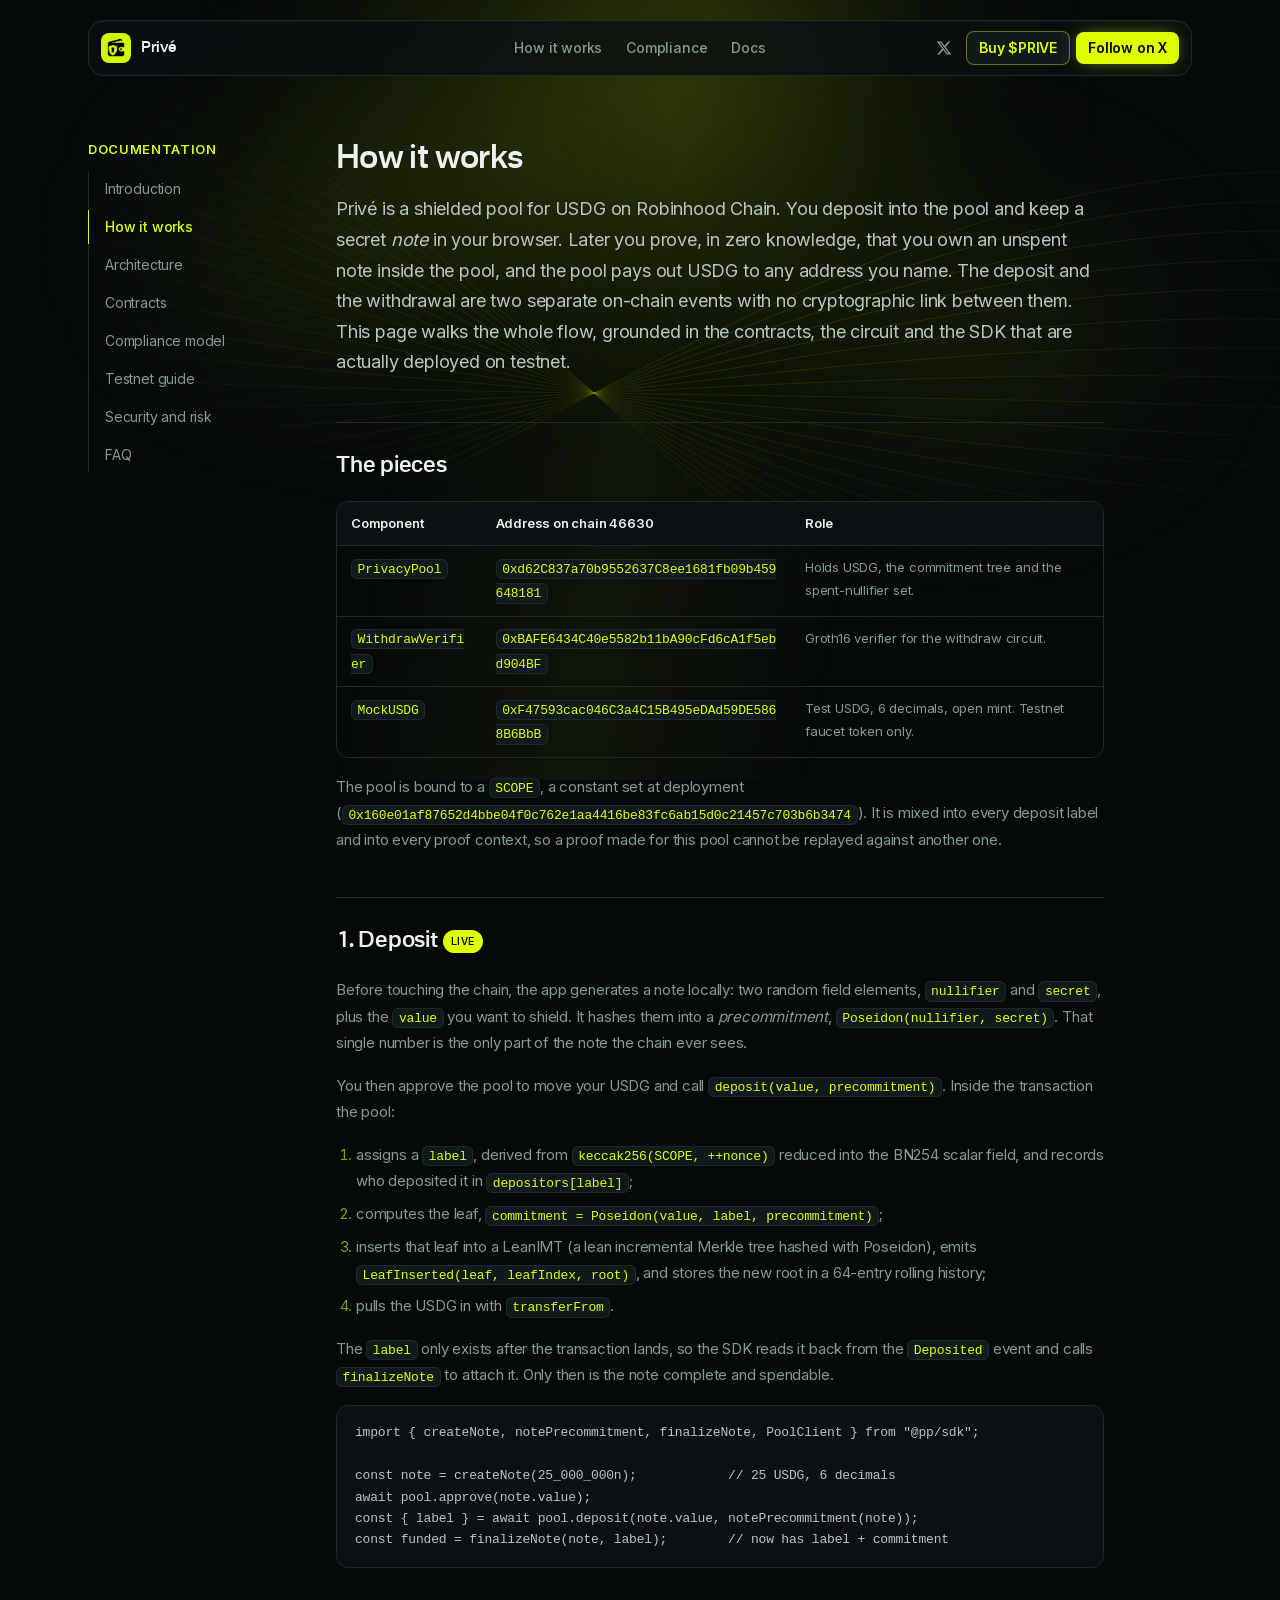
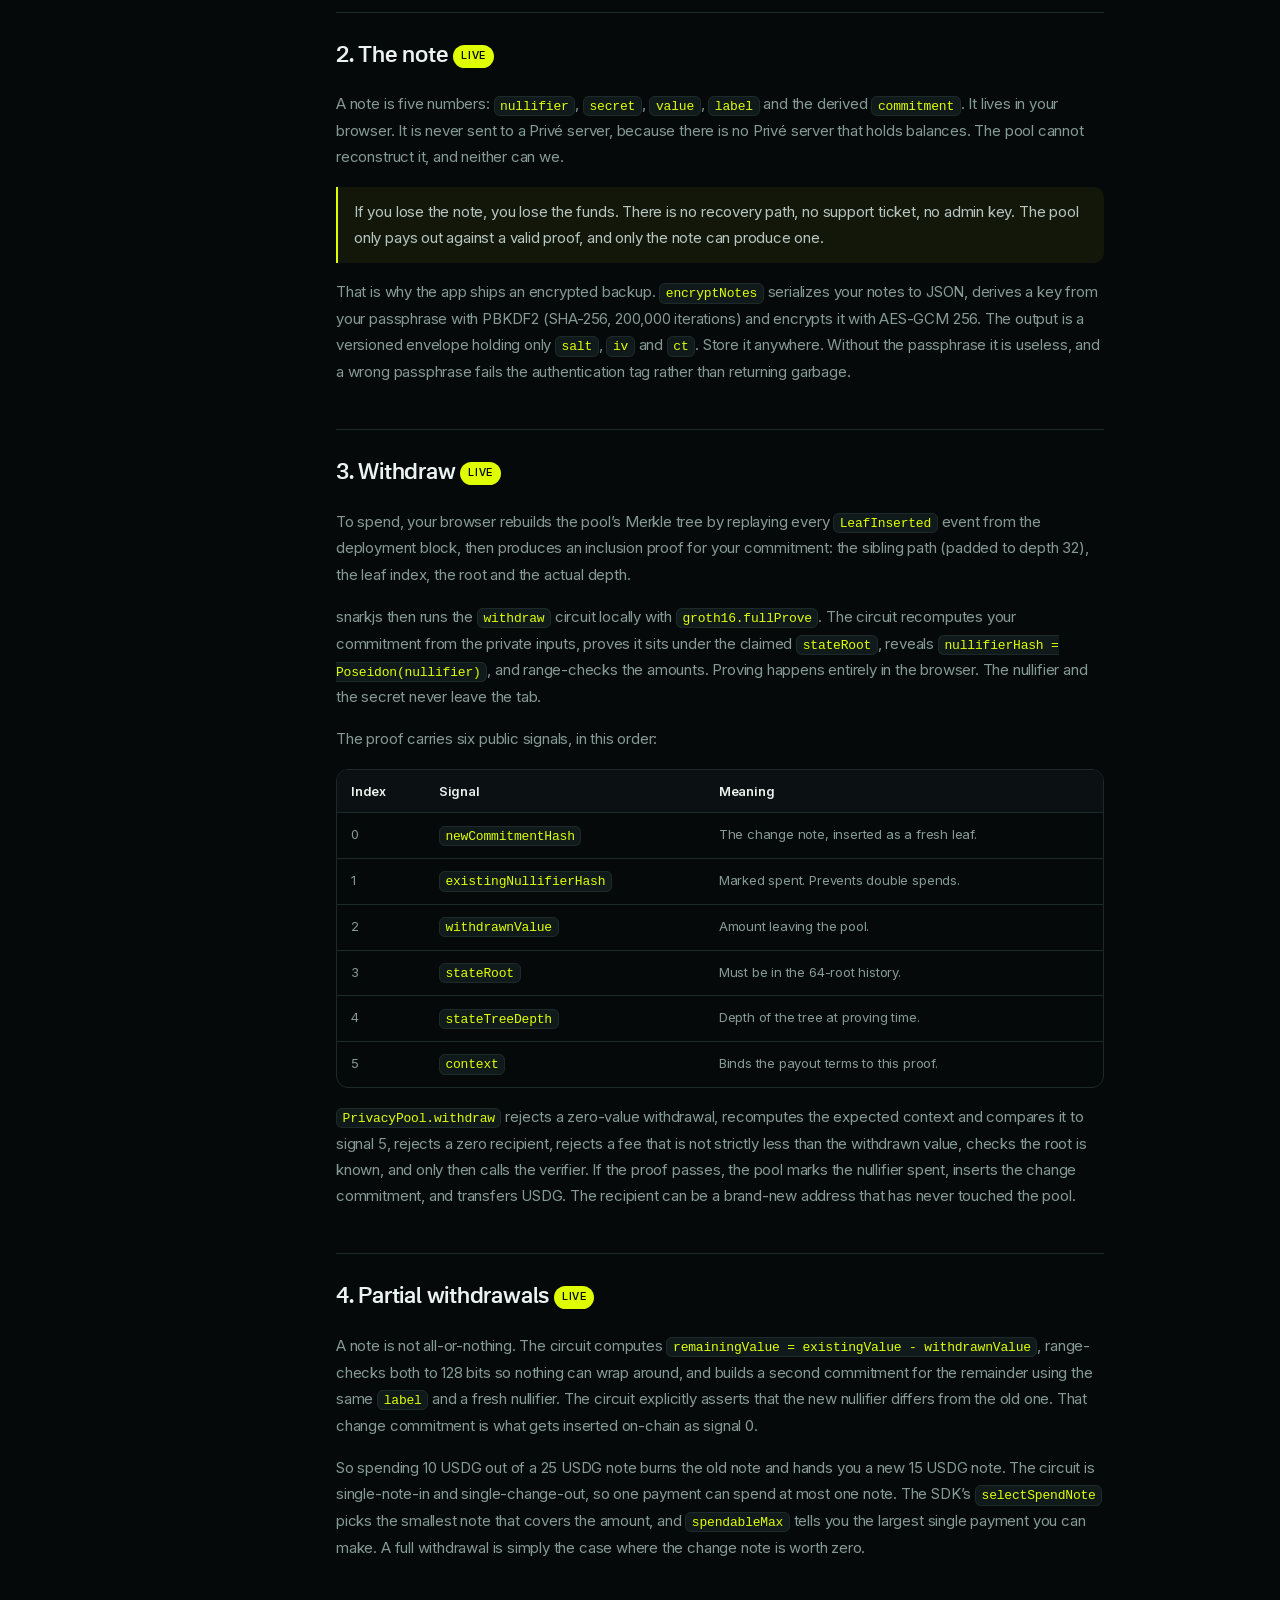
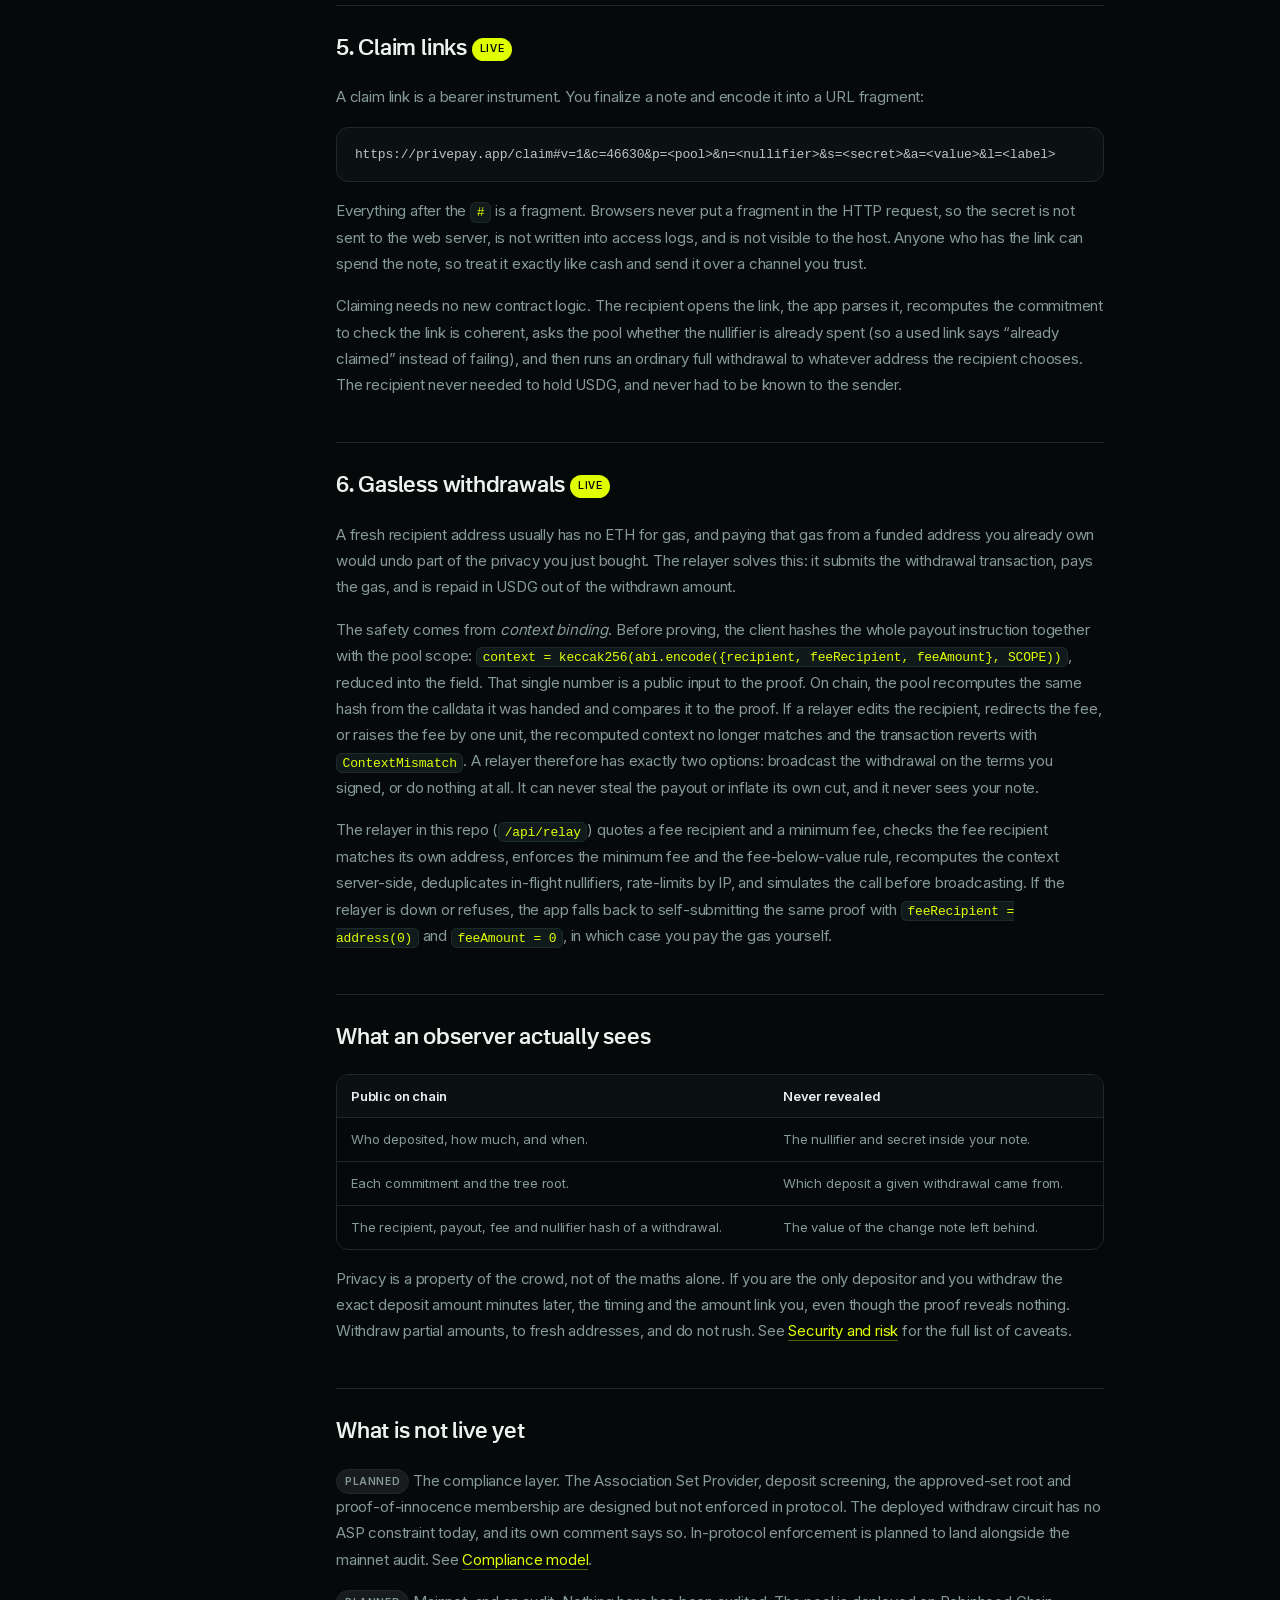
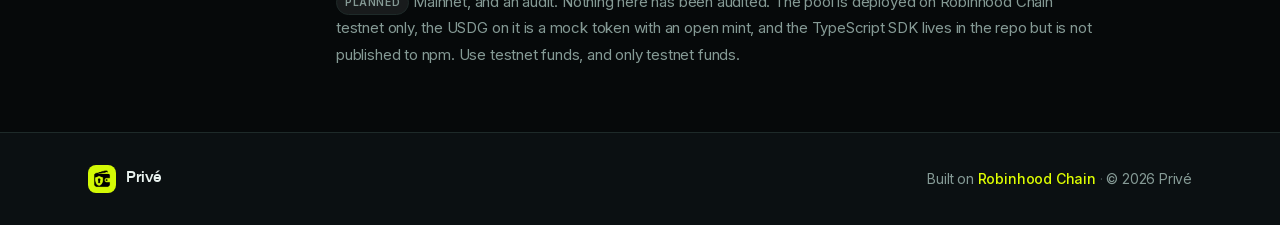
<file: docs/how-it-works/index.html>
<!DOCTYPE html><html lang="en"><head><meta charSet="utf-8"/><meta name="viewport" content="width=device-width, initial-scale=1"/><link rel="preload" href="/_next/static/media/562de9ffa6de8caa-s.p.woff2" as="font" crossorigin="" type="font/woff2"/><link rel="preload" href="/_next/static/media/5d53fc5cc5ac1f67-s.p.woff2" as="font" crossorigin="" type="font/woff2"/><link rel="preload" href="/_next/static/media/6140489ca5776eed-s.p.woff2" as="font" crossorigin="" type="font/woff2"/><link rel="preload" href="/_next/static/media/d542e1cea0499b09-s.p.woff2" as="font" crossorigin="" type="font/woff2"/><link rel="preload" href="/_next/static/media/e4af272ccee01ff0-s.p.woff2" as="font" crossorigin="" type="font/woff2"/><link rel="preload" as="image" href="/logo.png"/><link rel="stylesheet" href="/_next/static/css/548167fef9fabaf6.css?dpl=dpl_FEVBK7wiTJwCc8p5UtqSNQPDiqBx" data-precedence="next"/><meta name="next-size-adjust" content=""/><title>How it works · Privé</title><meta name="description" content="End to end walkthrough of a Privé payment: deposit, private note, Groth16 withdrawal, partial spends, claim links and the gasless relayer."/><meta name="virtual-protocol-site-verification" content="9a85c59aa5faf6089cb9fc865687f63d"/><meta property="og:title" content="Privé · private USDG on Robinhood Chain"/><meta property="og:description" content="Private USDG transfers on Robinhood Chain using zero-knowledge proofs and Privacy Pools. Deposits are screened against a public policy, and the approved-set root is one anyone can recompute."/><meta property="og:url" content="https://privepay.app"/><meta property="og:site_name" content="Privé"/><meta property="og:image:type" content="image/png"/><meta property="og:image:width" content="1774"/><meta property="og:image:height" content="887"/><meta property="og:image" content="https://privepay.app/opengraph-image.png?59dfe5bf88dd7083"/><meta property="og:type" content="website"/><meta name="twitter:card" content="summary_large_image"/><meta name="twitter:site" content="@privepayapp"/><meta name="twitter:creator" content="@privepayapp"/><meta name="twitter:title" content="Privé · private USDG on Robinhood Chain"/><meta name="twitter:description" content="Private USDG transfers on Robinhood Chain using zero-knowledge proofs and Privacy Pools. Deposits are screened against a public policy, and the approved-set root is one anyone can recompute."/><meta name="twitter:image:type" content="image/png"/><meta name="twitter:image:width" content="1774"/><meta name="twitter:image:height" content="887"/><meta name="twitter:image" content="https://privepay.app/twitter-image.png?59dfe5bf88dd7083"/><link rel="icon" href="/icon.png?413af1090e209ddf" type="image/png" sizes="1254x1254"/></head><body class="__variable_f367f3 __variable_f04781 bg-ink font-inter text-base text-fg-muted antialiased"><div class="flex min-h-screen flex-col overflow-hidden supports-[overflow:clip]:overflow-clip"><header class="z-30 mt-2 w-full md:mt-5"><div class="mx-auto max-w-6xl px-4 sm:px-6"><div class="relative flex h-14 items-center justify-between gap-3 rounded-2xl border border-line bg-ink-2/80 px-3 shadow-[0_1px_0_0_rgba(255,255,255,0.03)_inset] after:absolute after:inset-0 after:-z-10 after:rounded-[inherit] after:backdrop-blur-md"><div class="flex flex-1 items-center"><a class="inline-flex shrink-0 items-center gap-2.5" aria-label="Privé" href="/"><img alt="" width="30" height="30" decoding="async" data-nimg="1" class="rounded-lg" style="color:transparent" src="/logo.png"/><span class="font-nacelle text-base font-semibold tracking-tight text-fg">Privé</span></a></div><nav class="hidden items-center gap-6 text-sm font-medium md:flex"><a class="text-fg-muted transition hover:text-rh-green focus-visible:text-rh-green focus-visible:outline-none" href="/#how-it-works">How it works</a><a class="text-fg-muted transition hover:text-rh-green focus-visible:text-rh-green focus-visible:outline-none" href="/#compliance">Compliance</a><a class="text-fg-muted transition hover:text-rh-green focus-visible:text-rh-green focus-visible:outline-none" href="/docs">Docs</a></nav><ul class="flex flex-1 items-center justify-end gap-1.5"><li class="hidden sm:block"><a href="https://x.com/privepay_rh" target="_blank" rel="noopener noreferrer" aria-label="Privé on X" class="inline-flex h-8 w-8 items-center justify-center rounded-lg text-fg-muted transition hover:bg-ink-3 hover:text-rh-green"><svg viewBox="0 0 24 24" width="16" height="16" fill="currentColor" aria-hidden="true"><path d="M18.244 2.25h3.308l-7.227 8.26 8.502 11.24H16.17l-5.214-6.817L4.99 21.75H1.68l7.73-8.835L1.254 2.25H8.08l4.713 6.231zm-1.161 17.52h1.833L7.084 4.126H5.117z"></path></svg></a></li><li class="hidden sm:block"><a href="https://ponsfamily.com/launchpad/0x9a347d2c997d6d046a6118a2e8d05ab9b3fa498f" target="_blank" rel="noopener noreferrer" class="btn-sm border border-rh-green/40 bg-ink-3 py-[5px] font-semibold text-rh-green transition-colors hover:border-rh-green/70 hover:bg-ink-2">Buy $PRIVE</a></li><li><a class="btn-sm bg-rh-green py-[5px] font-semibold text-ink shadow-[0_0_20px_-6px_rgba(223,255,0,0.7)] transition-colors hover:bg-rh-green-hover" href="https://x.com/privepay_rh" target="_blank" rel="noopener noreferrer">Follow on X</a></li></ul></div></div></header><div class="pointer-events-none absolute inset-x-0 top-0 -z-10 h-[780px] overflow-hidden" aria-hidden="true"><svg class="waves absolute inset-0 h-full w-full" viewBox="0 0 1440 780" preserveAspectRatio="xMidYMid slice" fill="none"><g class="waves-g"><path d="M -160 14 C 340 -300.6, 900 1023.4, 1600 756" stroke="#DFFF00" stroke-width="1" opacity="0.14"></path><path d="M -160 40 C 340 -246, 900 974, 1600 730" stroke="#DFFF00" stroke-width="1" opacity="0.14"></path><path d="M -160 66 C 340 -191.40000000000003, 900 924.5999999999999, 1600 704" stroke="#DFFF00" stroke-width="1" opacity="0.14"></path><path d="M -160 92 C 340 -136.8, 900 875.2, 1600 678" stroke="#DFFF00" stroke-width="1" opacity="0.14"></path><path d="M -160 118 C 340 -82.19999999999999, 900 825.8, 1600 652" stroke="#DFFF00" stroke-width="1" opacity="0.14"></path><path d="M -160 144 C 340 -27.600000000000023, 900 776.4, 1600 626" stroke="#DFFF00" stroke-width="1" opacity="0.14"></path><path d="M -160 170 C 340 27, 900 727, 1600 600" stroke="#DFFF00" stroke-width="1" opacity="0.14"></path><path d="M -160 196 C 340 81.6, 900 677.6, 1600 574" stroke="#DFFF00" stroke-width="1" opacity="0.14"></path><path d="M -160 222 C 340 136.2, 900 628.2, 1600 548" stroke="#DFFF00" stroke-width="1" opacity="0.14"></path><path d="M -160 248 C 340 190.8, 900 578.8, 1600 522" stroke="#DFFF00" stroke-width="1" opacity="0.14"></path><path d="M -160 274 C 340 245.4, 900 529.4, 1600 496" stroke="#DFFF00" stroke-width="1" opacity="0.14"></path><path d="M -160 300 C 340 300, 900 480, 1600 470" stroke="#DFFF00" stroke-width="1" opacity="0.14"></path><path d="M -160 326 C 340 354.6, 900 430.6, 1600 444" stroke="#DFFF00" stroke-width="1" opacity="0.14"></path><path d="M -160 352 C 340 409.2, 900 381.2, 1600 418" stroke="#DFFF00" stroke-width="1" opacity="0.14"></path><path d="M -160 378 C 340 463.8, 900 331.8, 1600 392" stroke="#DFFF00" stroke-width="1" opacity="0.14"></path><path d="M -160 404 C 340 518.4, 900 282.4, 1600 366" stroke="#DFFF00" stroke-width="1" opacity="0.14"></path><path d="M -160 430 C 340 573, 900 233, 1600 340" stroke="#DFFF00" stroke-width="1" opacity="0.14"></path><path d="M -160 456 C 340 627.6, 900 183.60000000000002, 1600 314" stroke="#DFFF00" stroke-width="1" opacity="0.14"></path><path d="M -160 482 C 340 682.2, 900 134.2, 1600 288" stroke="#DFFF00" stroke-width="1" opacity="0.14"></path><path d="M -160 508 C 340 736.8, 900 84.80000000000001, 1600 262" stroke="#DFFF00" stroke-width="1" opacity="0.14"></path><path d="M -160 534 C 340 791.4000000000001, 900 35.400000000000034, 1600 236" stroke="#DFFF00" stroke-width="1" opacity="0.14"></path><path d="M -160 560 C 340 846, 900 -14, 1600 210" stroke="#DFFF00" stroke-width="1" opacity="0.14"></path></g></svg><div class="aurora aurora-1"></div><div class="aurora aurora-2"></div><div class="aurora aurora-3"></div><div class="sweep"></div></div><main class="relative flex grow flex-col"><div class="mx-auto w-full max-w-6xl px-4 sm:px-6"><div class="py-12 md:py-16"><div class="gap-12 lg:grid lg:grid-cols-[200px_minmax(0,1fr)]"><aside class="mb-10 lg:mb-0"><nav aria-label="Documentation" class="lg:sticky lg:top-24"><p class="mb-3 text-xs font-semibold uppercase tracking-wider text-rh-green">Documentation</p><ul class="space-y-1 border-l border-line"><li><a class="-ml-px block border-l py-1.5 pl-4 text-sm transition border-transparent text-fg-muted hover:border-line hover:text-fg" href="/docs">Introduction</a></li><li><a aria-current="page" class="-ml-px block border-l py-1.5 pl-4 text-sm transition border-rh-green font-medium text-rh-green" href="/docs/how-it-works">How it works</a></li><li><a class="-ml-px block border-l py-1.5 pl-4 text-sm transition border-transparent text-fg-muted hover:border-line hover:text-fg" href="/docs/architecture">Architecture</a></li><li><a class="-ml-px block border-l py-1.5 pl-4 text-sm transition border-transparent text-fg-muted hover:border-line hover:text-fg" href="/docs/contracts">Contracts</a></li><li><a class="-ml-px block border-l py-1.5 pl-4 text-sm transition border-transparent text-fg-muted hover:border-line hover:text-fg" href="/docs/compliance">Compliance model</a></li><li><a class="-ml-px block border-l py-1.5 pl-4 text-sm transition border-transparent text-fg-muted hover:border-line hover:text-fg" href="/docs/testnet">Testnet guide</a></li><li><a class="-ml-px block border-l py-1.5 pl-4 text-sm transition border-transparent text-fg-muted hover:border-line hover:text-fg" href="/docs/security">Security and risk</a></li><li><a class="-ml-px block border-l py-1.5 pl-4 text-sm transition border-transparent text-fg-muted hover:border-line hover:text-fg" href="/docs/faq">FAQ</a></li></ul></nav></aside><article class="docs-prose min-w-0 max-w-3xl"><h1>How it works</h1><p class="lead">Privé is a shielded pool for USDG on Robinhood Chain. You deposit into the pool and keep a secret <em>note</em> in your browser. Later you prove, in zero knowledge, that you own an unspent note inside the pool, and the pool pays out USDG to any address you name. The deposit and the withdrawal are two separate on-chain events with no cryptographic link between them. This page walks the whole flow, grounded in the contracts, the circuit and the SDK that are actually deployed on testnet.</p><h2>The pieces</h2><div class="table-wrap"><table><thead><tr><th>Component</th><th>Address on chain 46630</th><th>Role</th></tr></thead><tbody><tr><td><code>PrivacyPool</code></td><td><code>0xd62C837a70b9552637C8ee1681fb09b459648181</code></td><td>Holds USDG, the commitment tree and the spent-nullifier set.</td></tr><tr><td><code>WithdrawVerifier</code></td><td><code>0xBAFE6434C40e5582b11bA90cFd6cA1f5ebd904BF</code></td><td>Groth16 verifier for the withdraw circuit.</td></tr><tr><td><code>MockUSDG</code></td><td><code>0xF47593cac046C3a4C15B495eDAd59DE5868B6BbB</code></td><td>Test USDG, 6 decimals, open mint. Testnet faucet token only.</td></tr></tbody></table></div><p>The pool is bound to a <code>SCOPE</code>, a constant set at deployment (<code>0x160e01af87652d4bbe04f0c762e1aa4416be83fc6ab15d0c21457c703b6b3474</code>). It is mixed into every deposit label and into every proof context, so a proof made for this pool cannot be replayed against another one.</p><h2>1. Deposit <span class="pill-live">Live</span></h2><p>Before touching the chain, the app generates a note locally: two random field elements, <code>nullifier</code> and <code>secret</code>, plus the<!-- --> <code>value</code> you want to shield. It hashes them into a<!-- --> <em>precommitment</em>, <code>Poseidon(nullifier, secret)</code>. That single number is the only part of the note the chain ever sees.</p><p>You then approve the pool to move your USDG and call<!-- --> <code>deposit(value, precommitment)</code>. Inside the transaction the pool:</p><ol><li>assigns a <code>label</code>, derived from<!-- --> <code>keccak256(SCOPE, ++nonce)</code> reduced into the BN254 scalar field, and records who deposited it in <code>depositors[label]</code>;</li><li>computes the leaf,<!-- --> <code>commitment = Poseidon(value, label, precommitment)</code>;</li><li>inserts that leaf into a LeanIMT (a lean incremental Merkle tree hashed with Poseidon), emits <code>LeafInserted(leaf, leafIndex, root)</code>, and stores the new root in a 64-entry rolling history;</li><li>pulls the USDG in with <code>transferFrom</code>.</li></ol><p>The <code>label</code> only exists after the transaction lands, so the SDK reads it back from the <code>Deposited</code> event and calls <code>finalizeNote</code> <!-- -->to attach it. Only then is the note complete and spendable.</p><pre><code>import { createNote, notePrecommitment, finalizeNote, PoolClient } from &quot;@pp/sdk&quot;;

const note = createNote(25_000_000n);            // 25 USDG, 6 decimals
await pool.approve(note.value);
const { label } = await pool.deposit(note.value, notePrecommitment(note));
const funded = finalizeNote(note, label);        // now has label + commitment</code></pre><h2>2. The note <span class="pill-live">Live</span></h2><p>A note is five numbers: <code>nullifier</code>, <code>secret</code>,<!-- --> <code>value</code>, <code>label</code> and the derived <code>commitment</code>. It lives in your browser. It is never sent to a Privé server, because there is no Privé server that holds balances. The pool cannot reconstruct it, and neither can we.</p><blockquote><p>If you lose the note, you lose the funds. There is no recovery path, no support ticket, no admin key. The pool only pays out against a valid proof, and only the note can produce one.</p></blockquote><p>That is why the app ships an encrypted backup. <code>encryptNotes</code> <!-- -->serializes your notes to JSON, derives a key from your passphrase with PBKDF2 (SHA-256, 200,000 iterations) and encrypts it with AES-GCM 256. The output is a versioned envelope holding only <code>salt</code>, <code>iv</code> and<!-- --> <code>ct</code>. Store it anywhere. Without the passphrase it is useless, and a wrong passphrase fails the authentication tag rather than returning garbage.</p><h2>3. Withdraw <span class="pill-live">Live</span></h2><p>To spend, your browser rebuilds the pool’s Merkle tree by replaying every<!-- --> <code>LeafInserted</code> event from the deployment block, then produces an inclusion proof for your commitment: the sibling path (padded to depth 32), the leaf index, the root and the actual depth.</p><p>snarkjs then runs the <code>withdraw</code> circuit locally with<!-- --> <code>groth16.fullProve</code>. The circuit recomputes your commitment from the private inputs, proves it sits under the claimed <code>stateRoot</code>, reveals<!-- --> <code>nullifierHash = Poseidon(nullifier)</code>, and range-checks the amounts. Proving happens entirely in the browser. The nullifier and the secret never leave the tab.</p><p>The proof carries six public signals, in this order:</p><div class="table-wrap"><table><thead><tr><th>Index</th><th>Signal</th><th>Meaning</th></tr></thead><tbody><tr><td>0</td><td><code>newCommitmentHash</code></td><td>The change note, inserted as a fresh leaf.</td></tr><tr><td>1</td><td><code>existingNullifierHash</code></td><td>Marked spent. Prevents double spends.</td></tr><tr><td>2</td><td><code>withdrawnValue</code></td><td>Amount leaving the pool.</td></tr><tr><td>3</td><td><code>stateRoot</code></td><td>Must be in the 64-root history.</td></tr><tr><td>4</td><td><code>stateTreeDepth</code></td><td>Depth of the tree at proving time.</td></tr><tr><td>5</td><td><code>context</code></td><td>Binds the payout terms to this proof.</td></tr></tbody></table></div><p><code>PrivacyPool.withdraw</code> rejects a zero-value withdrawal, recomputes the expected context and compares it to signal 5, rejects a zero recipient, rejects a fee that is not strictly less than the withdrawn value, checks the root is known, and only then calls the verifier. If the proof passes, the pool marks the nullifier spent, inserts the change commitment, and transfers USDG. The recipient can be a brand-new address that has never touched the pool.</p><h2>4. Partial withdrawals <span class="pill-live">Live</span></h2><p>A note is not all-or-nothing. The circuit computes<!-- --> <code>remainingValue = existingValue - withdrawnValue</code>, range-checks both to 128 bits so nothing can wrap around, and builds a second commitment for the remainder using the same <code>label</code> and a fresh nullifier. The circuit explicitly asserts that the new nullifier differs from the old one. That change commitment is what gets inserted on-chain as signal 0.</p><p>So spending 10 USDG out of a 25 USDG note burns the old note and hands you a new 15 USDG note. The circuit is single-note-in and single-change-out, so one payment can spend at most one note. The SDK’s <code>selectSpendNote</code> picks the smallest note that covers the amount, and <code>spendableMax</code> tells you the largest single payment you can make. A full withdrawal is simply the case where the change note is worth zero.</p><h2>5. Claim links <span class="pill-live">Live</span></h2><p>A claim link is a bearer instrument. You finalize a note and encode it into a URL fragment:</p><pre><code>https://privepay.app/claim#v=1&amp;c=46630&amp;p=&lt;pool&gt;&amp;n=&lt;nullifier&gt;&amp;s=&lt;secret&gt;&amp;a=&lt;value&gt;&amp;l=&lt;label&gt;</code></pre><p>Everything after the <code>#</code> is a fragment. Browsers never put a fragment in the HTTP request, so the secret is not sent to the web server, is not written into access logs, and is not visible to the host. Anyone who has the link can spend the note, so treat it exactly like cash and send it over a channel you trust.</p><p>Claiming needs no new contract logic. The recipient opens the link, the app parses it, recomputes the commitment to check the link is coherent, asks the pool whether the nullifier is already spent (so a used link says “already claimed” instead of failing), and then runs an ordinary full withdrawal to whatever address the recipient chooses. The recipient never needed to hold USDG, and never had to be known to the sender.</p><h2>6. Gasless withdrawals <span class="pill-live">Live</span></h2><p>A fresh recipient address usually has no ETH for gas, and paying that gas from a funded address you already own would undo part of the privacy you just bought. The relayer solves this: it submits the withdrawal transaction, pays the gas, and is repaid in USDG out of the withdrawn amount.</p><p>The safety comes from <em>context binding</em>. Before proving, the client hashes the whole payout instruction together with the pool scope:<!-- --> <code>context = keccak256(abi.encode({recipient, feeRecipient, feeAmount}, SCOPE))</code>, reduced into the field. That single number is a public input to the proof. On chain, the pool recomputes the same hash from the calldata it was handed and compares it to the proof. If a relayer edits the recipient, redirects the fee, or raises the fee by one unit, the recomputed context no longer matches and the transaction reverts with <code>ContextMismatch</code>. A relayer therefore has exactly two options: broadcast the withdrawal on the terms you signed, or do nothing at all. It can never steal the payout or inflate its own cut, and it never sees your note.</p><p>The relayer in this repo (<code>/api/relay</code>) quotes a fee recipient and a minimum fee, checks the fee recipient matches its own address, enforces the minimum fee and the fee-below-value rule, recomputes the context server-side, deduplicates in-flight nullifiers, rate-limits by IP, and simulates the call before broadcasting. If the relayer is down or refuses, the app falls back to self-submitting the same proof with <code>feeRecipient = address(0)</code> and<!-- --> <code>feeAmount = 0</code>, in which case you pay the gas yourself.</p><h2>What an observer actually sees</h2><div class="table-wrap"><table><thead><tr><th>Public on chain</th><th>Never revealed</th></tr></thead><tbody><tr><td>Who deposited, how much, and when.</td><td>The nullifier and secret inside your note.</td></tr><tr><td>Each commitment and the tree root.</td><td>Which deposit a given withdrawal came from.</td></tr><tr><td>The recipient, payout, fee and nullifier hash of a withdrawal.</td><td>The value of the change note left behind.</td></tr></tbody></table></div><p>Privacy is a property of the crowd, not of the maths alone. If you are the only depositor and you withdraw the exact deposit amount minutes later, the timing and the amount link you, even though the proof reveals nothing. Withdraw partial amounts, to fresh addresses, and do not rush. See<!-- --> <a href="/docs/security">Security and risk</a> for the full list of caveats.</p><h2>What is not live yet</h2><p><span class="pill-soon">Planned</span> The compliance layer. The Association Set Provider, deposit screening, the approved-set root and proof-of-innocence membership are designed but not enforced in protocol. The deployed withdraw circuit has no ASP constraint today, and its own comment says so. In-protocol enforcement is planned to land alongside the mainnet audit. See<!-- --> <a href="/docs/compliance">Compliance model</a>.</p><p><span class="pill-soon">Planned</span> Mainnet, and an audit. Nothing here has been audited. The pool is deployed on Robinhood Chain testnet only, the USDG on it is a mock token with an open mint, and the TypeScript SDK lives in the repo but is not published to npm. Use testnet funds, and only testnet funds.</p></article></div></div></div><footer class="border-t border-line bg-ink-2">
<div class="mx-auto flex max-w-6xl flex-col items-center justify-between gap-4 px-4 py-8 sm:flex-row sm:px-6">
<a class="inline-flex shrink-0 items-center gap-2.5" aria-label="Privé" href="/"><img alt="" width="28" height="28" decoding="async" class="rounded-lg" src="/logo.png"/><span class="font-nacelle text-base font-semibold tracking-tight text-fg">Privé</span></a>
<p class="text-center text-sm text-fg-muted sm:text-right">Built on <a class="font-medium text-rh-green transition hover:text-rh-green-hover" href="https://docs.robinhood.com/chain/" target="_blank" rel="noopener noreferrer">Robinhood Chain</a><span class="text-fg-muted/50"> · </span>© 2026 Privé</p>
</div>
</footer></main></div></body></html>
</file>
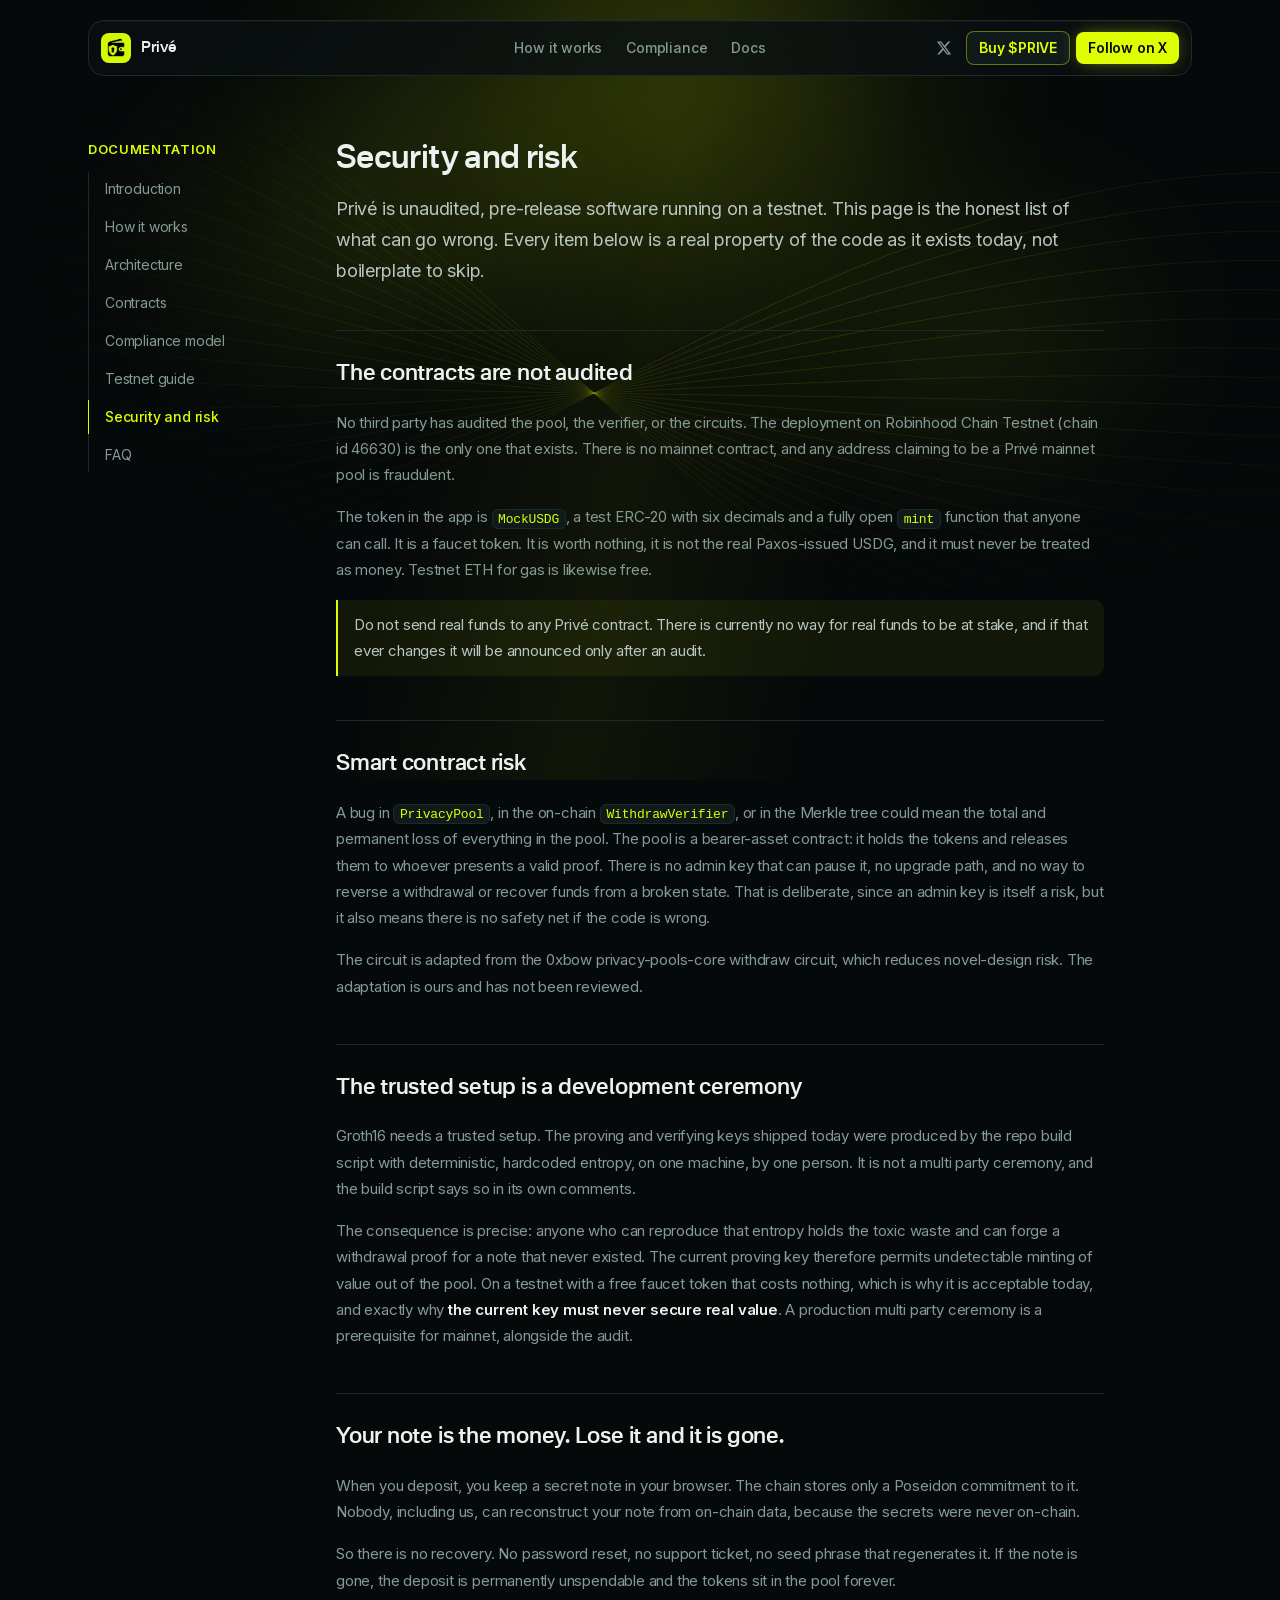
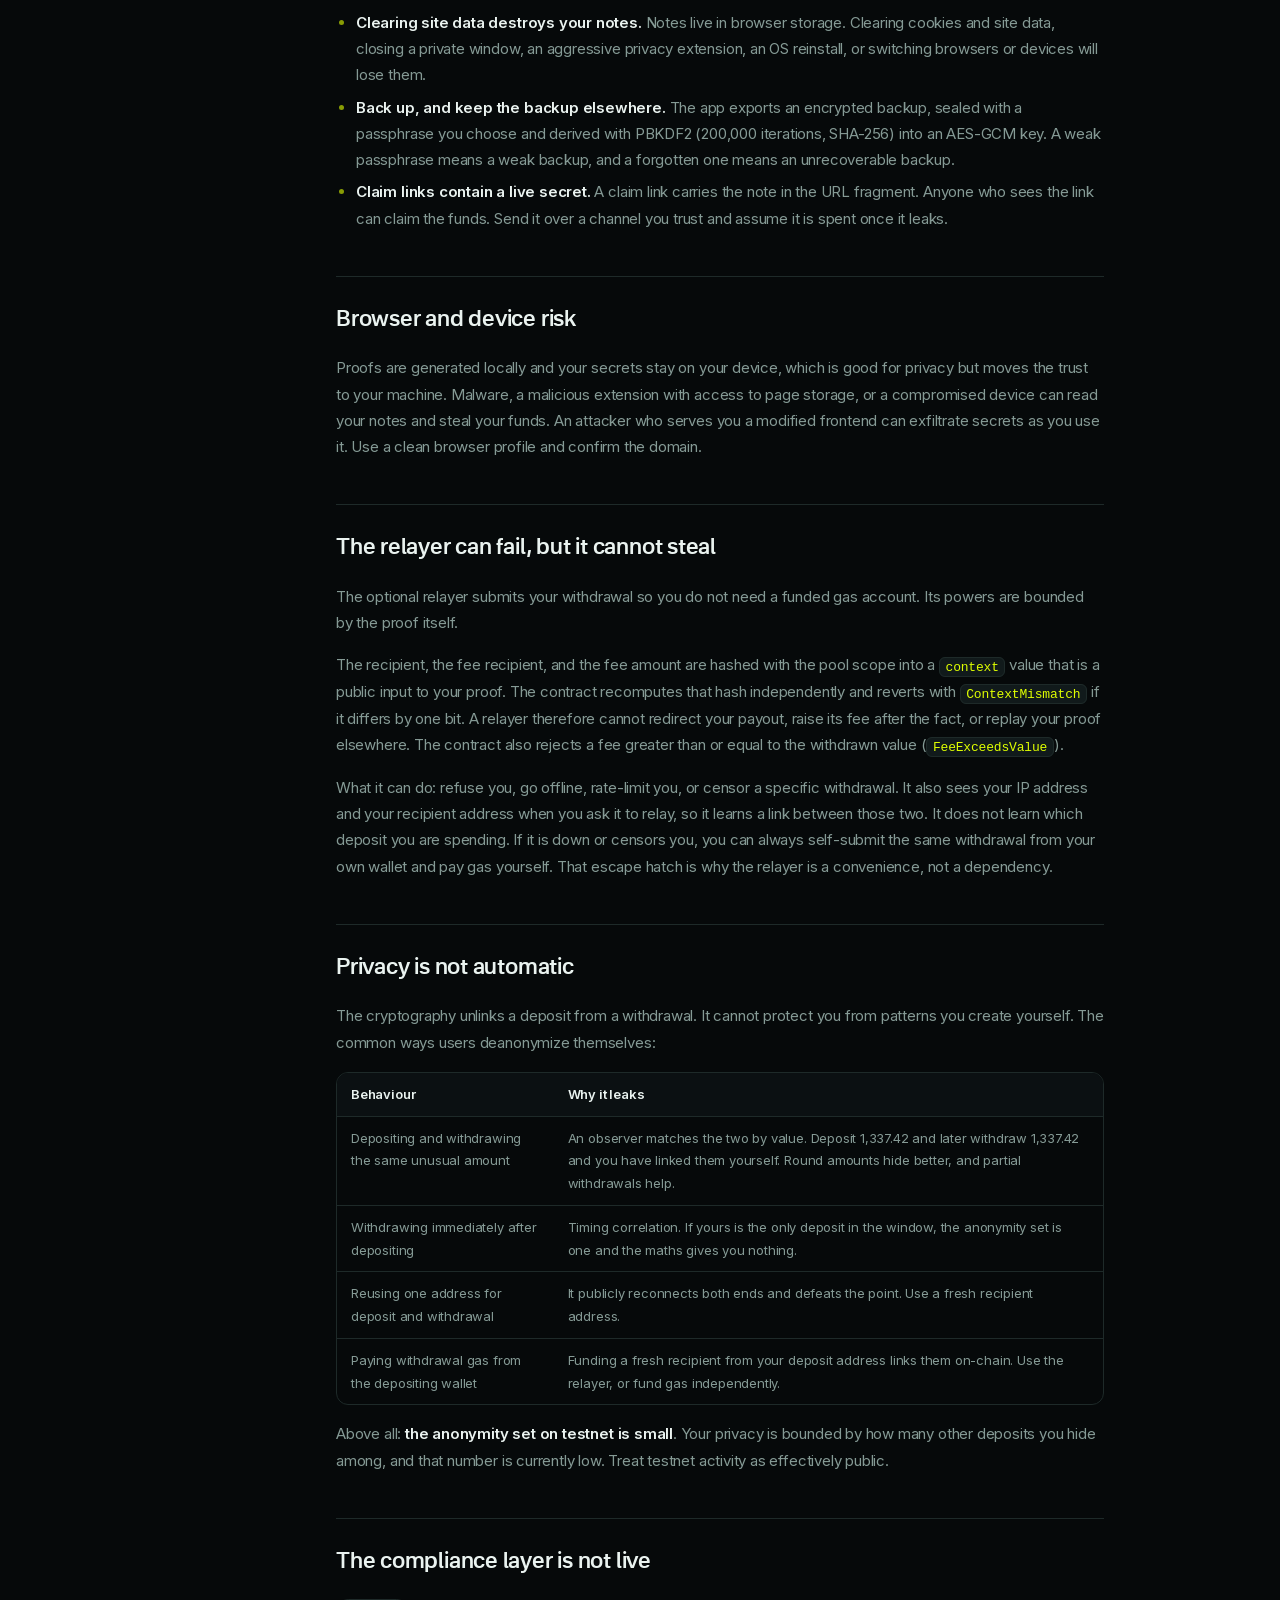
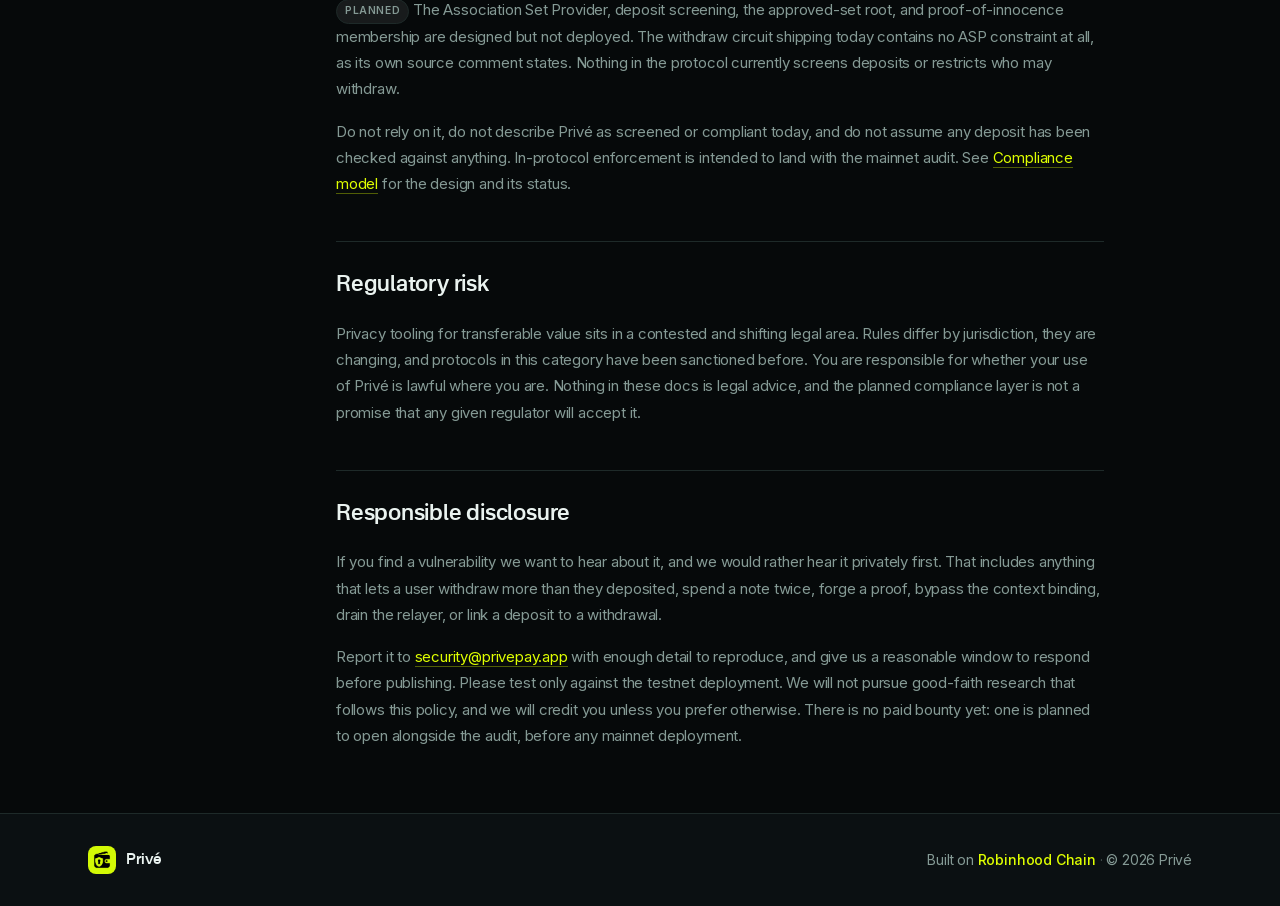
<file: docs/security/index.html>
<!DOCTYPE html><html lang="en"><head><meta charSet="utf-8"/><meta name="viewport" content="width=device-width, initial-scale=1"/><link rel="preload" href="/_next/static/media/562de9ffa6de8caa-s.p.woff2" as="font" crossorigin="" type="font/woff2"/><link rel="preload" href="/_next/static/media/5d53fc5cc5ac1f67-s.p.woff2" as="font" crossorigin="" type="font/woff2"/><link rel="preload" href="/_next/static/media/6140489ca5776eed-s.p.woff2" as="font" crossorigin="" type="font/woff2"/><link rel="preload" href="/_next/static/media/d542e1cea0499b09-s.p.woff2" as="font" crossorigin="" type="font/woff2"/><link rel="preload" href="/_next/static/media/e4af272ccee01ff0-s.p.woff2" as="font" crossorigin="" type="font/woff2"/><link rel="preload" as="image" href="/logo.png"/><link rel="stylesheet" href="/_next/static/css/548167fef9fabaf6.css?dpl=dpl_FEVBK7wiTJwCc8p5UtqSNQPDiqBx" data-precedence="next"/><meta name="next-size-adjust" content=""/><title>Security and risk · Privé</title><meta name="description" content="Unaudited testnet software: smart contract risk, trusted setup, note loss, relayer trust, privacy limits, and responsible disclosure."/><meta name="virtual-protocol-site-verification" content="9a85c59aa5faf6089cb9fc865687f63d"/><meta property="og:title" content="Privé · private USDG on Robinhood Chain"/><meta property="og:description" content="Private USDG transfers on Robinhood Chain using zero-knowledge proofs and Privacy Pools. Deposits are screened against a public policy, and the approved-set root is one anyone can recompute."/><meta property="og:url" content="https://privepay.app"/><meta property="og:site_name" content="Privé"/><meta property="og:image:type" content="image/png"/><meta property="og:image:width" content="1774"/><meta property="og:image:height" content="887"/><meta property="og:image" content="https://privepay.app/opengraph-image.png?59dfe5bf88dd7083"/><meta property="og:type" content="website"/><meta name="twitter:card" content="summary_large_image"/><meta name="twitter:site" content="@privepayapp"/><meta name="twitter:creator" content="@privepayapp"/><meta name="twitter:title" content="Privé · private USDG on Robinhood Chain"/><meta name="twitter:description" content="Private USDG transfers on Robinhood Chain using zero-knowledge proofs and Privacy Pools. Deposits are screened against a public policy, and the approved-set root is one anyone can recompute."/><meta name="twitter:image:type" content="image/png"/><meta name="twitter:image:width" content="1774"/><meta name="twitter:image:height" content="887"/><meta name="twitter:image" content="https://privepay.app/twitter-image.png?59dfe5bf88dd7083"/><link rel="icon" href="/icon.png?413af1090e209ddf" type="image/png" sizes="1254x1254"/></head><body class="__variable_f367f3 __variable_f04781 bg-ink font-inter text-base text-fg-muted antialiased"><div class="flex min-h-screen flex-col overflow-hidden supports-[overflow:clip]:overflow-clip"><header class="z-30 mt-2 w-full md:mt-5"><div class="mx-auto max-w-6xl px-4 sm:px-6"><div class="relative flex h-14 items-center justify-between gap-3 rounded-2xl border border-line bg-ink-2/80 px-3 shadow-[0_1px_0_0_rgba(255,255,255,0.03)_inset] after:absolute after:inset-0 after:-z-10 after:rounded-[inherit] after:backdrop-blur-md"><div class="flex flex-1 items-center"><a class="inline-flex shrink-0 items-center gap-2.5" aria-label="Privé" href="/"><img alt="" width="30" height="30" decoding="async" data-nimg="1" class="rounded-lg" style="color:transparent" src="/logo.png"/><span class="font-nacelle text-base font-semibold tracking-tight text-fg">Privé</span></a></div><nav class="hidden items-center gap-6 text-sm font-medium md:flex"><a class="text-fg-muted transition hover:text-rh-green focus-visible:text-rh-green focus-visible:outline-none" href="/#how-it-works">How it works</a><a class="text-fg-muted transition hover:text-rh-green focus-visible:text-rh-green focus-visible:outline-none" href="/#compliance">Compliance</a><a class="text-fg-muted transition hover:text-rh-green focus-visible:text-rh-green focus-visible:outline-none" href="/docs">Docs</a></nav><ul class="flex flex-1 items-center justify-end gap-1.5"><li class="hidden sm:block"><a href="https://x.com/privepay_rh" target="_blank" rel="noopener noreferrer" aria-label="Privé on X" class="inline-flex h-8 w-8 items-center justify-center rounded-lg text-fg-muted transition hover:bg-ink-3 hover:text-rh-green"><svg viewBox="0 0 24 24" width="16" height="16" fill="currentColor" aria-hidden="true"><path d="M18.244 2.25h3.308l-7.227 8.26 8.502 11.24H16.17l-5.214-6.817L4.99 21.75H1.68l7.73-8.835L1.254 2.25H8.08l4.713 6.231zm-1.161 17.52h1.833L7.084 4.126H5.117z"></path></svg></a></li><li class="hidden sm:block"><a href="https://ponsfamily.com/launchpad/0x9a347d2c997d6d046a6118a2e8d05ab9b3fa498f" target="_blank" rel="noopener noreferrer" class="btn-sm border border-rh-green/40 bg-ink-3 py-[5px] font-semibold text-rh-green transition-colors hover:border-rh-green/70 hover:bg-ink-2">Buy $PRIVE</a></li><li><a class="btn-sm bg-rh-green py-[5px] font-semibold text-ink shadow-[0_0_20px_-6px_rgba(223,255,0,0.7)] transition-colors hover:bg-rh-green-hover" href="https://x.com/privepay_rh" target="_blank" rel="noopener noreferrer">Follow on X</a></li></ul></div></div></header><div class="pointer-events-none absolute inset-x-0 top-0 -z-10 h-[780px] overflow-hidden" aria-hidden="true"><svg class="waves absolute inset-0 h-full w-full" viewBox="0 0 1440 780" preserveAspectRatio="xMidYMid slice" fill="none"><g class="waves-g"><path d="M -160 14 C 340 -300.6, 900 1023.4, 1600 756" stroke="#DFFF00" stroke-width="1" opacity="0.14"></path><path d="M -160 40 C 340 -246, 900 974, 1600 730" stroke="#DFFF00" stroke-width="1" opacity="0.14"></path><path d="M -160 66 C 340 -191.40000000000003, 900 924.5999999999999, 1600 704" stroke="#DFFF00" stroke-width="1" opacity="0.14"></path><path d="M -160 92 C 340 -136.8, 900 875.2, 1600 678" stroke="#DFFF00" stroke-width="1" opacity="0.14"></path><path d="M -160 118 C 340 -82.19999999999999, 900 825.8, 1600 652" stroke="#DFFF00" stroke-width="1" opacity="0.14"></path><path d="M -160 144 C 340 -27.600000000000023, 900 776.4, 1600 626" stroke="#DFFF00" stroke-width="1" opacity="0.14"></path><path d="M -160 170 C 340 27, 900 727, 1600 600" stroke="#DFFF00" stroke-width="1" opacity="0.14"></path><path d="M -160 196 C 340 81.6, 900 677.6, 1600 574" stroke="#DFFF00" stroke-width="1" opacity="0.14"></path><path d="M -160 222 C 340 136.2, 900 628.2, 1600 548" stroke="#DFFF00" stroke-width="1" opacity="0.14"></path><path d="M -160 248 C 340 190.8, 900 578.8, 1600 522" stroke="#DFFF00" stroke-width="1" opacity="0.14"></path><path d="M -160 274 C 340 245.4, 900 529.4, 1600 496" stroke="#DFFF00" stroke-width="1" opacity="0.14"></path><path d="M -160 300 C 340 300, 900 480, 1600 470" stroke="#DFFF00" stroke-width="1" opacity="0.14"></path><path d="M -160 326 C 340 354.6, 900 430.6, 1600 444" stroke="#DFFF00" stroke-width="1" opacity="0.14"></path><path d="M -160 352 C 340 409.2, 900 381.2, 1600 418" stroke="#DFFF00" stroke-width="1" opacity="0.14"></path><path d="M -160 378 C 340 463.8, 900 331.8, 1600 392" stroke="#DFFF00" stroke-width="1" opacity="0.14"></path><path d="M -160 404 C 340 518.4, 900 282.4, 1600 366" stroke="#DFFF00" stroke-width="1" opacity="0.14"></path><path d="M -160 430 C 340 573, 900 233, 1600 340" stroke="#DFFF00" stroke-width="1" opacity="0.14"></path><path d="M -160 456 C 340 627.6, 900 183.60000000000002, 1600 314" stroke="#DFFF00" stroke-width="1" opacity="0.14"></path><path d="M -160 482 C 340 682.2, 900 134.2, 1600 288" stroke="#DFFF00" stroke-width="1" opacity="0.14"></path><path d="M -160 508 C 340 736.8, 900 84.80000000000001, 1600 262" stroke="#DFFF00" stroke-width="1" opacity="0.14"></path><path d="M -160 534 C 340 791.4000000000001, 900 35.400000000000034, 1600 236" stroke="#DFFF00" stroke-width="1" opacity="0.14"></path><path d="M -160 560 C 340 846, 900 -14, 1600 210" stroke="#DFFF00" stroke-width="1" opacity="0.14"></path></g></svg><div class="aurora aurora-1"></div><div class="aurora aurora-2"></div><div class="aurora aurora-3"></div><div class="sweep"></div></div><main class="relative flex grow flex-col"><div class="mx-auto w-full max-w-6xl px-4 sm:px-6"><div class="py-12 md:py-16"><div class="gap-12 lg:grid lg:grid-cols-[200px_minmax(0,1fr)]"><aside class="mb-10 lg:mb-0"><nav aria-label="Documentation" class="lg:sticky lg:top-24"><p class="mb-3 text-xs font-semibold uppercase tracking-wider text-rh-green">Documentation</p><ul class="space-y-1 border-l border-line"><li><a class="-ml-px block border-l py-1.5 pl-4 text-sm transition border-transparent text-fg-muted hover:border-line hover:text-fg" href="/docs">Introduction</a></li><li><a class="-ml-px block border-l py-1.5 pl-4 text-sm transition border-transparent text-fg-muted hover:border-line hover:text-fg" href="/docs/how-it-works">How it works</a></li><li><a class="-ml-px block border-l py-1.5 pl-4 text-sm transition border-transparent text-fg-muted hover:border-line hover:text-fg" href="/docs/architecture">Architecture</a></li><li><a class="-ml-px block border-l py-1.5 pl-4 text-sm transition border-transparent text-fg-muted hover:border-line hover:text-fg" href="/docs/contracts">Contracts</a></li><li><a class="-ml-px block border-l py-1.5 pl-4 text-sm transition border-transparent text-fg-muted hover:border-line hover:text-fg" href="/docs/compliance">Compliance model</a></li><li><a class="-ml-px block border-l py-1.5 pl-4 text-sm transition border-transparent text-fg-muted hover:border-line hover:text-fg" href="/docs/testnet">Testnet guide</a></li><li><a aria-current="page" class="-ml-px block border-l py-1.5 pl-4 text-sm transition border-rh-green font-medium text-rh-green" href="/docs/security">Security and risk</a></li><li><a class="-ml-px block border-l py-1.5 pl-4 text-sm transition border-transparent text-fg-muted hover:border-line hover:text-fg" href="/docs/faq">FAQ</a></li></ul></nav></aside><article class="docs-prose min-w-0 max-w-3xl"><h1>Security and risk</h1><p class="lead">Privé is unaudited, pre-release software running on a testnet. This page is the honest list of what can go wrong. Every item below is a real property of the code as it exists today, not boilerplate to skip.</p><h2>The contracts are not audited</h2><p>No third party has audited the pool, the verifier, or the circuits. The deployment on Robinhood Chain Testnet (chain id 46630) is the only one that exists. There is no mainnet contract, and any address claiming to be a Privé mainnet pool is fraudulent.</p><p>The token in the app is <code>MockUSDG</code>, a test ERC-20 with six decimals and a fully open <code>mint</code> function that anyone can call. It is a faucet token. It is worth nothing, it is not the real Paxos-issued USDG, and it must never be treated as money. Testnet ETH for gas is likewise free.</p><blockquote><p>Do not send real funds to any Privé contract. There is currently no way for real funds to be at stake, and if that ever changes it will be announced only after an audit.</p></blockquote><h2>Smart contract risk</h2><p>A bug in <code>PrivacyPool</code>, in the on-chain <code>WithdrawVerifier</code>, or in the Merkle tree could mean the total and permanent loss of everything in the pool. The pool is a bearer-asset contract: it holds the tokens and releases them to whoever presents a valid proof. There is no admin key that can pause it, no upgrade path, and no way to reverse a withdrawal or recover funds from a broken state. That is deliberate, since an admin key is itself a risk, but it also means there is no safety net if the code is wrong.</p><p>The circuit is adapted from the 0xbow privacy-pools-core withdraw circuit, which reduces novel-design risk. The adaptation is ours and has not been reviewed.</p><h2>The trusted setup is a development ceremony</h2><p>Groth16 needs a trusted setup. The proving and verifying keys shipped today were produced by the repo build script with deterministic, hardcoded entropy, on one machine, by one person. It is not a multi party ceremony, and the build script says so in its own comments.</p><p>The consequence is precise: anyone who can reproduce that entropy holds the toxic waste and can forge a withdrawal proof for a note that never existed. The current proving key therefore permits undetectable minting of value out of the pool. On a testnet with a free faucet token that costs nothing, which is why it is acceptable today, and exactly why<!-- --> <strong>the current key must never secure real value</strong>. A production multi party ceremony is a prerequisite for mainnet, alongside the audit.</p><h2>Your note is the money. Lose it and it is gone.</h2><p>When you deposit, you keep a secret note in your browser. The chain stores only a Poseidon commitment to it. Nobody, including us, can reconstruct your note from on-chain data, because the secrets were never on-chain.</p><p>So there is no recovery. No password reset, no support ticket, no seed phrase that regenerates it. If the note is gone, the deposit is permanently unspendable and the tokens sit in the pool forever.</p><ul><li><strong>Clearing site data destroys your notes.</strong> Notes live in browser storage. Clearing cookies and site data, closing a private window, an aggressive privacy extension, an OS reinstall, or switching browsers or devices will lose them.</li><li><strong>Back up, and keep the backup elsewhere.</strong> The app exports an encrypted backup, sealed with a passphrase you choose and derived with PBKDF2 (200,000 iterations, SHA-256) into an AES-GCM key. A weak passphrase means a weak backup, and a forgotten one means an unrecoverable backup.</li><li><strong>Claim links contain a live secret.</strong> A claim link carries the note in the URL fragment. Anyone who sees the link can claim the funds. Send it over a channel you trust and assume it is spent once it leaks.</li></ul><h2>Browser and device risk</h2><p>Proofs are generated locally and your secrets stay on your device, which is good for privacy but moves the trust to your machine. Malware, a malicious extension with access to page storage, or a compromised device can read your notes and steal your funds. An attacker who serves you a modified frontend can exfiltrate secrets as you use it. Use a clean browser profile and confirm the domain.</p><h2>The relayer can fail, but it cannot steal</h2><p>The optional relayer submits your withdrawal so you do not need a funded gas account. Its powers are bounded by the proof itself.</p><p>The recipient, the fee recipient, and the fee amount are hashed with the pool scope into a <code>context</code> value that is a public input to your proof. The contract recomputes that hash independently and reverts with<!-- --> <code>ContextMismatch</code> if it differs by one bit. A relayer therefore cannot redirect your payout, raise its fee after the fact, or replay your proof elsewhere. The contract also rejects a fee greater than or equal to the withdrawn value (<code>FeeExceedsValue</code>).</p><p>What it can do: refuse you, go offline, rate-limit you, or censor a specific withdrawal. It also sees your IP address and your recipient address when you ask it to relay, so it learns a link between those two. It does not learn which deposit you are spending. If it is down or censors you, you can always self-submit the same withdrawal from your own wallet and pay gas yourself. That escape hatch is why the relayer is a convenience, not a dependency.</p><h2>Privacy is not automatic</h2><p>The cryptography unlinks a deposit from a withdrawal. It cannot protect you from patterns you create yourself. The common ways users deanonymize themselves:</p><div class="table-wrap"><table><thead><tr><th>Behaviour</th><th>Why it leaks</th></tr></thead><tbody><tr><td>Depositing and withdrawing the same unusual amount</td><td>An observer matches the two by value. Deposit 1,337.42 and later withdraw 1,337.42 and you have linked them yourself. Round amounts hide better, and partial withdrawals help.</td></tr><tr><td>Withdrawing immediately after depositing</td><td>Timing correlation. If yours is the only deposit in the window, the anonymity set is one and the maths gives you nothing.</td></tr><tr><td>Reusing one address for deposit and withdrawal</td><td>It publicly reconnects both ends and defeats the point. Use a fresh recipient address.</td></tr><tr><td>Paying withdrawal gas from the depositing wallet</td><td>Funding a fresh recipient from your deposit address links them on-chain. Use the relayer, or fund gas independently.</td></tr></tbody></table></div><p>Above all: <strong>the anonymity set on testnet is small</strong>. Your privacy is bounded by how many other deposits you hide among, and that number is currently low. Treat testnet activity as effectively public.</p><h2>The compliance layer is not live</h2><p><span class="pill-soon">Planned</span> The Association Set Provider, deposit screening, the approved-set root, and proof-of-innocence membership are designed but not deployed. The withdraw circuit shipping today contains no ASP constraint at all, as its own source comment states. Nothing in the protocol currently screens deposits or restricts who may withdraw.</p><p>Do not rely on it, do not describe Privé as screened or compliant today, and do not assume any deposit has been checked against anything. In-protocol enforcement is intended to land with the mainnet audit. See<!-- --> <a href="/docs/compliance">Compliance model</a> for the design and its status.</p><h2>Regulatory risk</h2><p>Privacy tooling for transferable value sits in a contested and shifting legal area. Rules differ by jurisdiction, they are changing, and protocols in this category have been sanctioned before. You are responsible for whether your use of Privé is lawful where you are. Nothing in these docs is legal advice, and the planned compliance layer is not a promise that any given regulator will accept it.</p><h2>Responsible disclosure</h2><p>If you find a vulnerability we want to hear about it, and we would rather hear it privately first. That includes anything that lets a user withdraw more than they deposited, spend a note twice, forge a proof, bypass the context binding, drain the relayer, or link a deposit to a withdrawal.</p><p>Report it to <a href="mailto:security@privepay.app">security@privepay.app</a> <!-- -->with enough detail to reproduce, and give us a reasonable window to respond before publishing. Please test only against the testnet deployment. We will not pursue good-faith research that follows this policy, and we will credit you unless you prefer otherwise. There is no paid bounty yet: one is planned to open alongside the audit, before any mainnet deployment.</p></article></div></div></div><footer class="border-t border-line bg-ink-2">
<div class="mx-auto flex max-w-6xl flex-col items-center justify-between gap-4 px-4 py-8 sm:flex-row sm:px-6">
<a class="inline-flex shrink-0 items-center gap-2.5" aria-label="Privé" href="/"><img alt="" width="28" height="28" decoding="async" class="rounded-lg" src="/logo.png"/><span class="font-nacelle text-base font-semibold tracking-tight text-fg">Privé</span></a>
<p class="text-center text-sm text-fg-muted sm:text-right">Built on <a class="font-medium text-rh-green transition hover:text-rh-green-hover" href="https://docs.robinhood.com/chain/" target="_blank" rel="noopener noreferrer">Robinhood Chain</a><span class="text-fg-muted/50"> · </span>© 2026 Privé</p>
</div>
</footer></main></div></body></html>
</file>
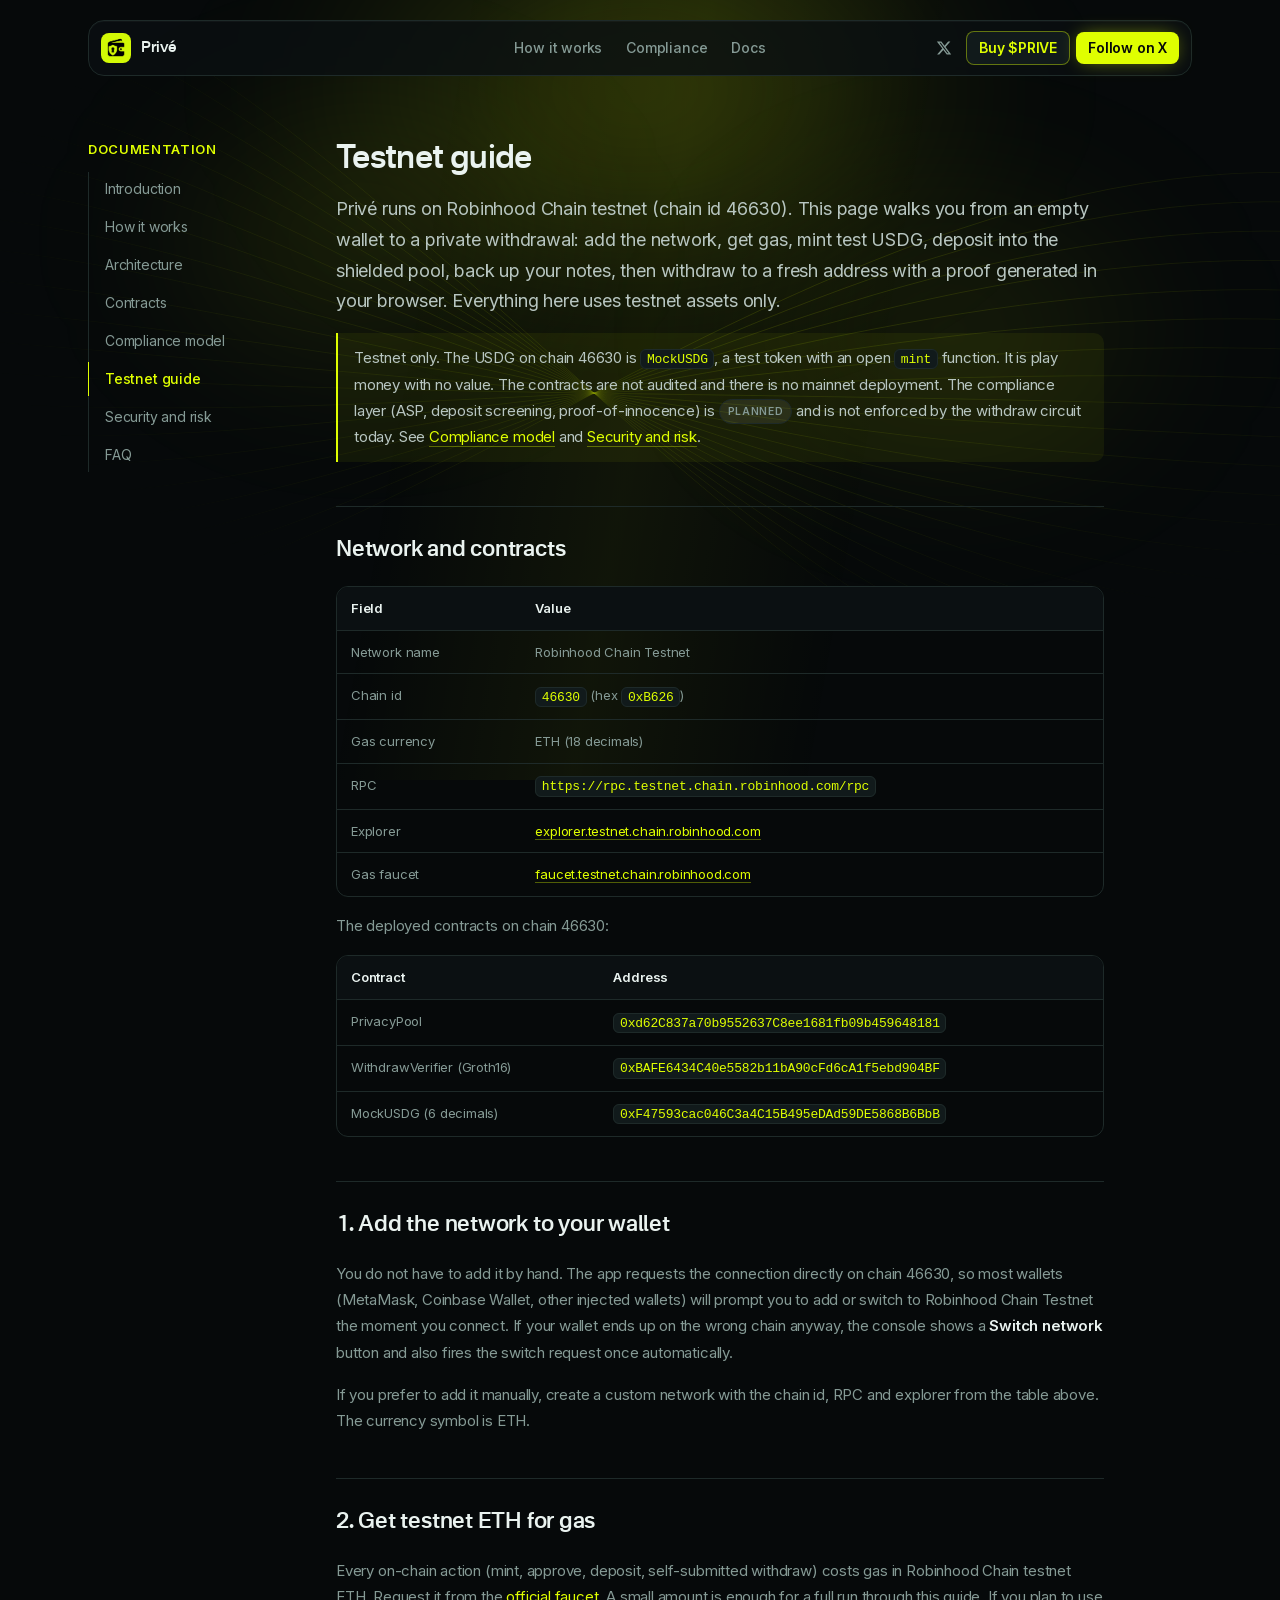
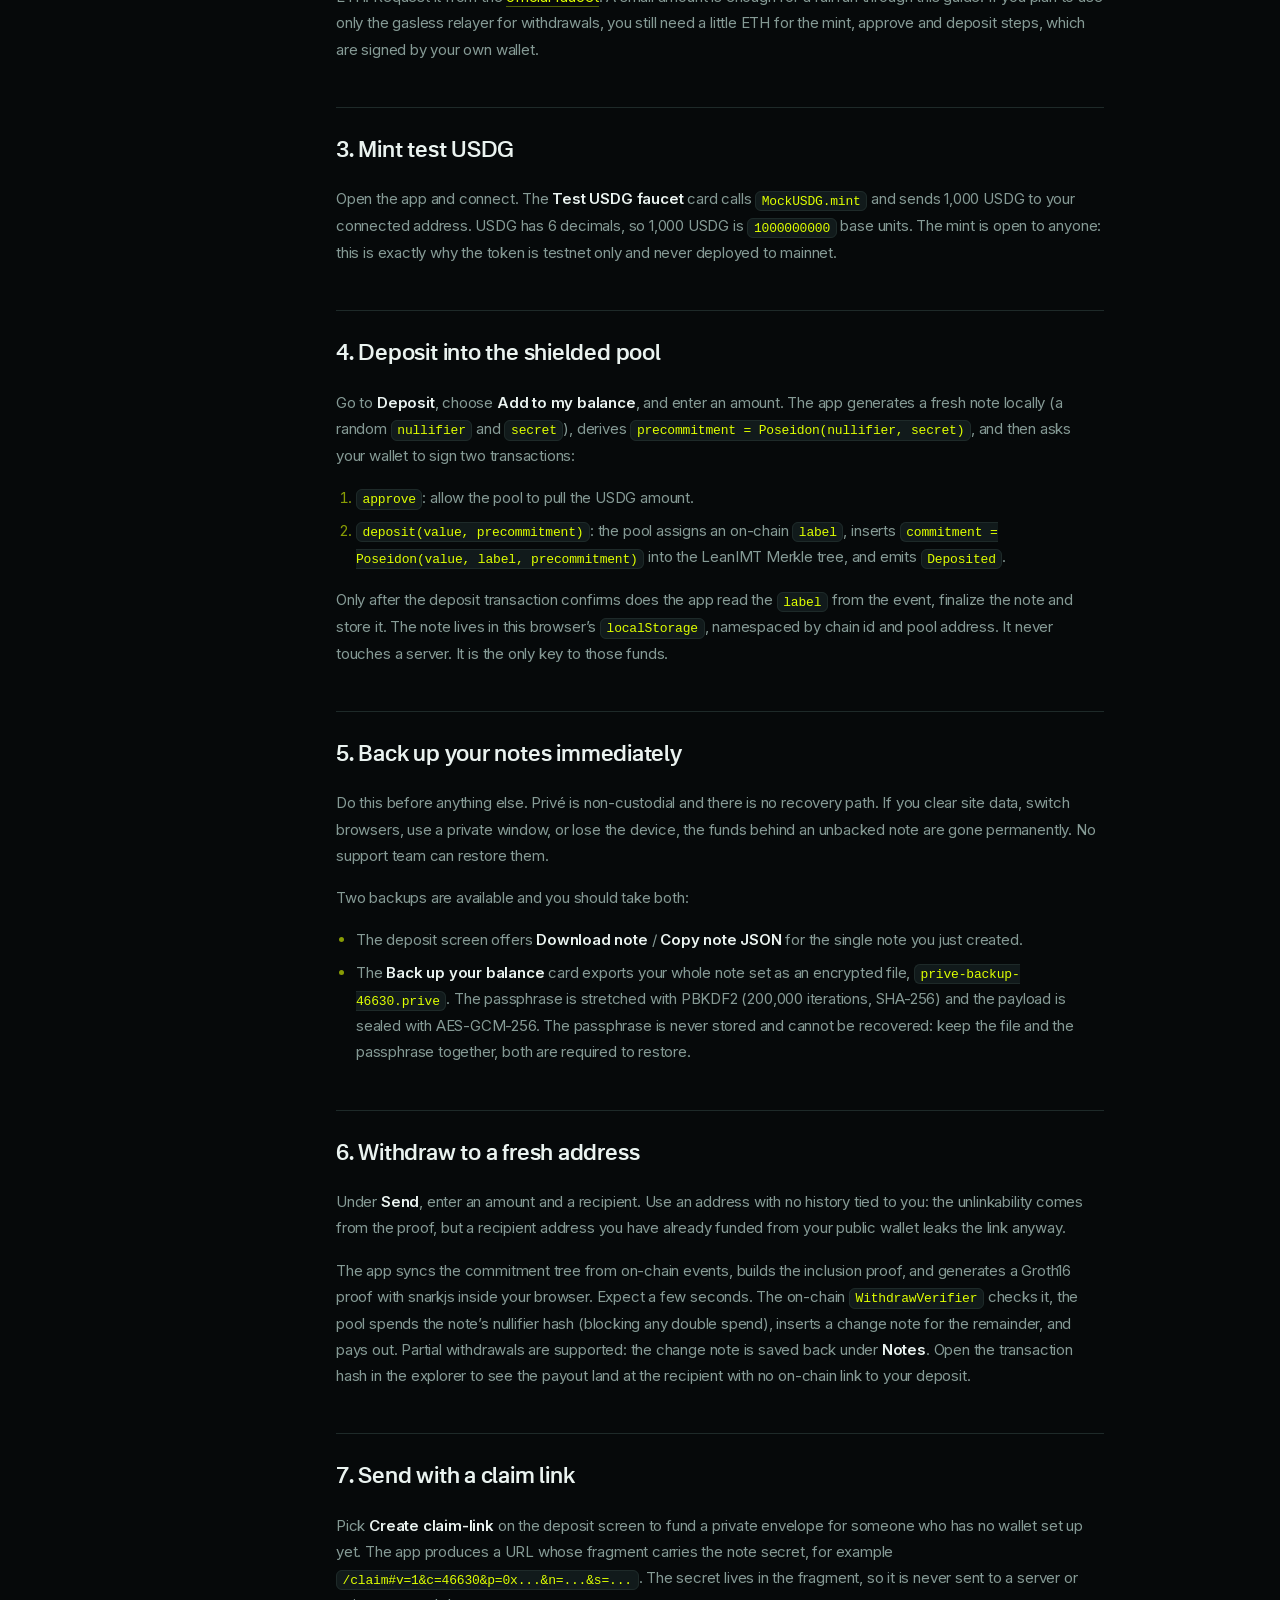
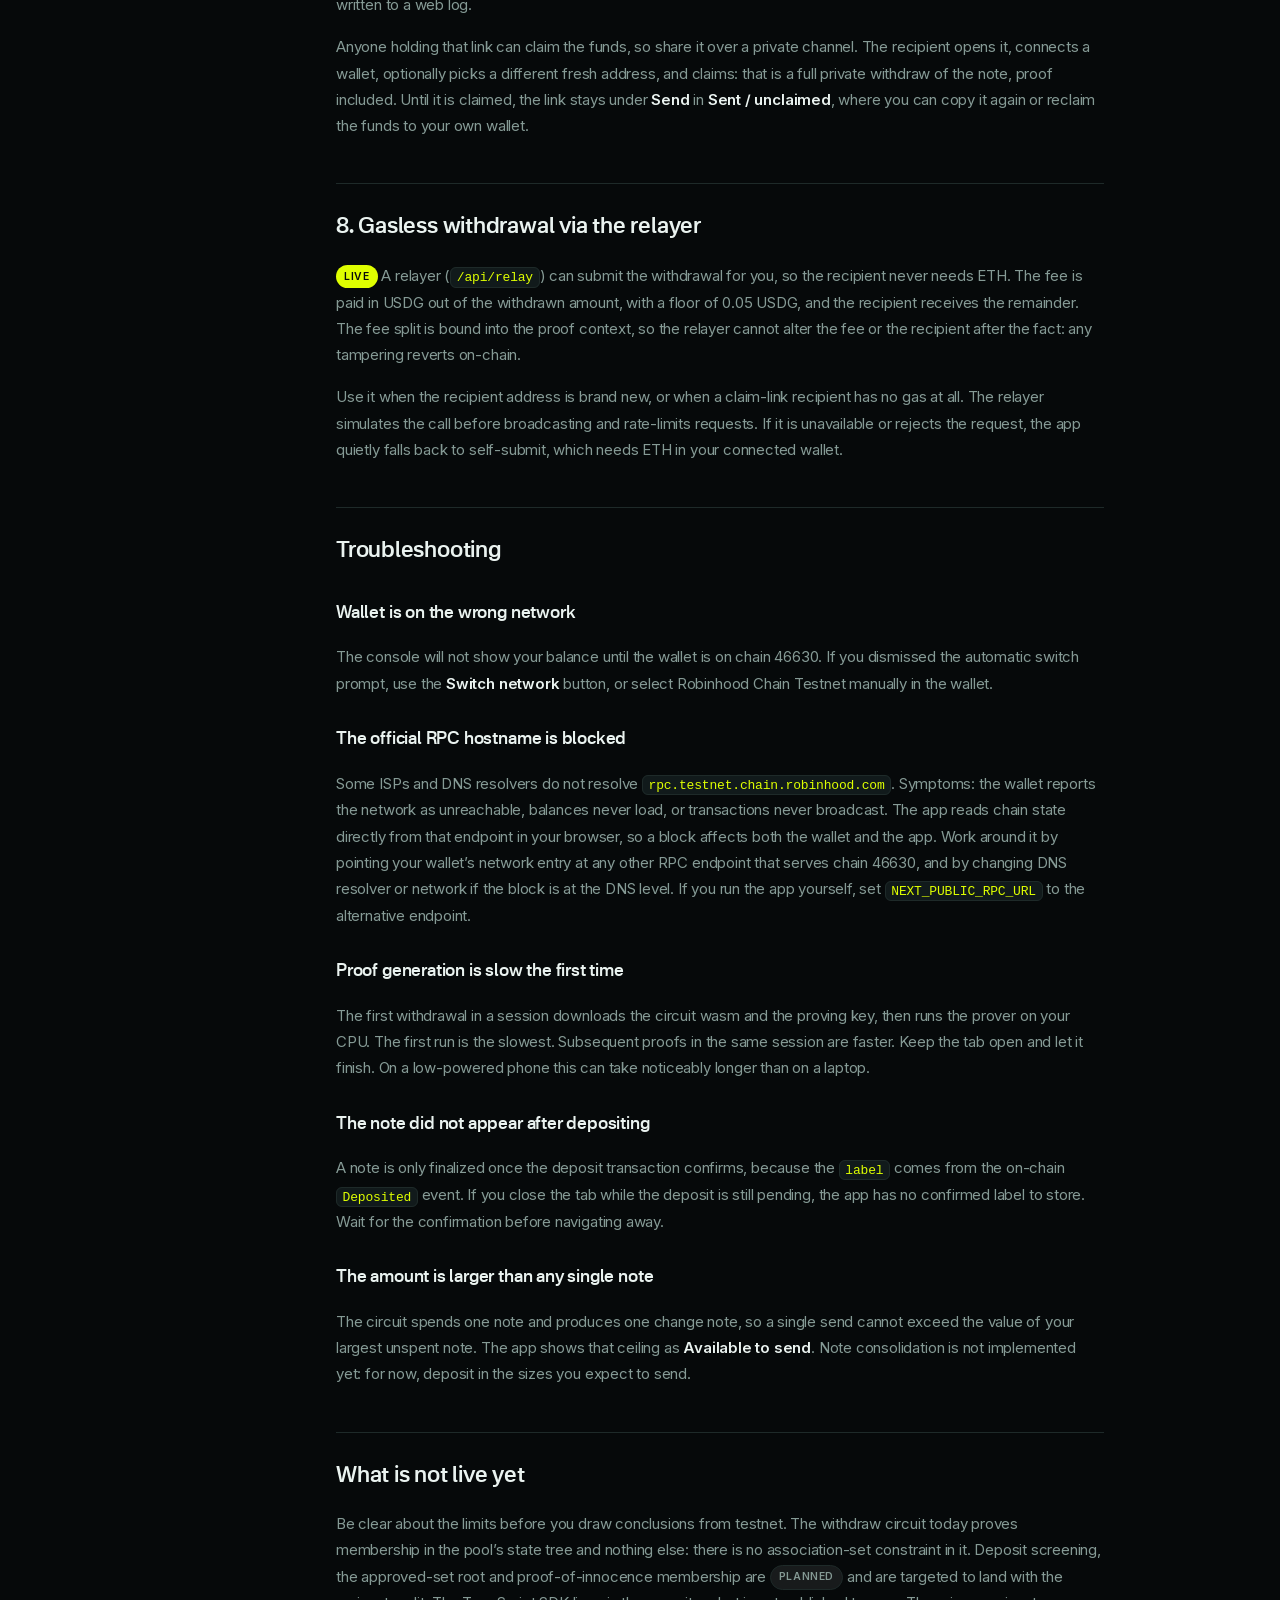
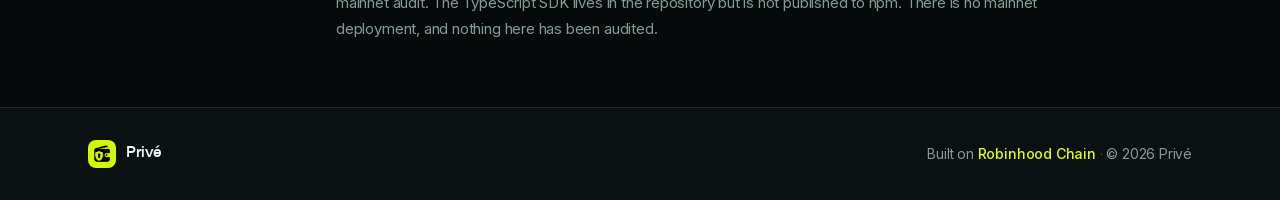
<file: docs/testnet/index.html>
<!DOCTYPE html><html lang="en"><head><meta charSet="utf-8"/><meta name="viewport" content="width=device-width, initial-scale=1"/><link rel="preload" href="/_next/static/media/562de9ffa6de8caa-s.p.woff2" as="font" crossorigin="" type="font/woff2"/><link rel="preload" href="/_next/static/media/5d53fc5cc5ac1f67-s.p.woff2" as="font" crossorigin="" type="font/woff2"/><link rel="preload" href="/_next/static/media/6140489ca5776eed-s.p.woff2" as="font" crossorigin="" type="font/woff2"/><link rel="preload" href="/_next/static/media/d542e1cea0499b09-s.p.woff2" as="font" crossorigin="" type="font/woff2"/><link rel="preload" href="/_next/static/media/e4af272ccee01ff0-s.p.woff2" as="font" crossorigin="" type="font/woff2"/><link rel="preload" as="image" href="/logo.png"/><link rel="stylesheet" href="/_next/static/css/548167fef9fabaf6.css?dpl=dpl_FEVBK7wiTJwCc8p5UtqSNQPDiqBx" data-precedence="next"/><meta name="next-size-adjust" content=""/><title>Testnet guide · Privé</title><meta name="description" content="Step by step: add Robinhood Chain testnet, mint test USDG, deposit into the shielded pool, back up your notes, and withdraw privately."/><meta name="virtual-protocol-site-verification" content="9a85c59aa5faf6089cb9fc865687f63d"/><meta property="og:title" content="Privé · private USDG on Robinhood Chain"/><meta property="og:description" content="Private USDG transfers on Robinhood Chain using zero-knowledge proofs and Privacy Pools. Deposits are screened against a public policy, and the approved-set root is one anyone can recompute."/><meta property="og:url" content="https://privepay.app"/><meta property="og:site_name" content="Privé"/><meta property="og:image:type" content="image/png"/><meta property="og:image:width" content="1774"/><meta property="og:image:height" content="887"/><meta property="og:image" content="https://privepay.app/opengraph-image.png?59dfe5bf88dd7083"/><meta property="og:type" content="website"/><meta name="twitter:card" content="summary_large_image"/><meta name="twitter:site" content="@privepayapp"/><meta name="twitter:creator" content="@privepayapp"/><meta name="twitter:title" content="Privé · private USDG on Robinhood Chain"/><meta name="twitter:description" content="Private USDG transfers on Robinhood Chain using zero-knowledge proofs and Privacy Pools. Deposits are screened against a public policy, and the approved-set root is one anyone can recompute."/><meta name="twitter:image:type" content="image/png"/><meta name="twitter:image:width" content="1774"/><meta name="twitter:image:height" content="887"/><meta name="twitter:image" content="https://privepay.app/twitter-image.png?59dfe5bf88dd7083"/><link rel="icon" href="/icon.png?413af1090e209ddf" type="image/png" sizes="1254x1254"/></head><body class="__variable_f367f3 __variable_f04781 bg-ink font-inter text-base text-fg-muted antialiased"><div class="flex min-h-screen flex-col overflow-hidden supports-[overflow:clip]:overflow-clip"><header class="z-30 mt-2 w-full md:mt-5"><div class="mx-auto max-w-6xl px-4 sm:px-6"><div class="relative flex h-14 items-center justify-between gap-3 rounded-2xl border border-line bg-ink-2/80 px-3 shadow-[0_1px_0_0_rgba(255,255,255,0.03)_inset] after:absolute after:inset-0 after:-z-10 after:rounded-[inherit] after:backdrop-blur-md"><div class="flex flex-1 items-center"><a class="inline-flex shrink-0 items-center gap-2.5" aria-label="Privé" href="/"><img alt="" width="30" height="30" decoding="async" data-nimg="1" class="rounded-lg" style="color:transparent" src="/logo.png"/><span class="font-nacelle text-base font-semibold tracking-tight text-fg">Privé</span></a></div><nav class="hidden items-center gap-6 text-sm font-medium md:flex"><a class="text-fg-muted transition hover:text-rh-green focus-visible:text-rh-green focus-visible:outline-none" href="/#how-it-works">How it works</a><a class="text-fg-muted transition hover:text-rh-green focus-visible:text-rh-green focus-visible:outline-none" href="/#compliance">Compliance</a><a class="text-fg-muted transition hover:text-rh-green focus-visible:text-rh-green focus-visible:outline-none" href="/docs">Docs</a></nav><ul class="flex flex-1 items-center justify-end gap-1.5"><li class="hidden sm:block"><a href="https://x.com/privepay_rh" target="_blank" rel="noopener noreferrer" aria-label="Privé on X" class="inline-flex h-8 w-8 items-center justify-center rounded-lg text-fg-muted transition hover:bg-ink-3 hover:text-rh-green"><svg viewBox="0 0 24 24" width="16" height="16" fill="currentColor" aria-hidden="true"><path d="M18.244 2.25h3.308l-7.227 8.26 8.502 11.24H16.17l-5.214-6.817L4.99 21.75H1.68l7.73-8.835L1.254 2.25H8.08l4.713 6.231zm-1.161 17.52h1.833L7.084 4.126H5.117z"></path></svg></a></li><li class="hidden sm:block"><a href="https://ponsfamily.com/launchpad/0x9a347d2c997d6d046a6118a2e8d05ab9b3fa498f" target="_blank" rel="noopener noreferrer" class="btn-sm border border-rh-green/40 bg-ink-3 py-[5px] font-semibold text-rh-green transition-colors hover:border-rh-green/70 hover:bg-ink-2">Buy $PRIVE</a></li><li><a class="btn-sm bg-rh-green py-[5px] font-semibold text-ink shadow-[0_0_20px_-6px_rgba(223,255,0,0.7)] transition-colors hover:bg-rh-green-hover" href="https://x.com/privepay_rh" target="_blank" rel="noopener noreferrer">Follow on X</a></li></ul></div></div></header><div class="pointer-events-none absolute inset-x-0 top-0 -z-10 h-[780px] overflow-hidden" aria-hidden="true"><svg class="waves absolute inset-0 h-full w-full" viewBox="0 0 1440 780" preserveAspectRatio="xMidYMid slice" fill="none"><g class="waves-g"><path d="M -160 14 C 340 -300.6, 900 1023.4, 1600 756" stroke="#DFFF00" stroke-width="1" opacity="0.14"></path><path d="M -160 40 C 340 -246, 900 974, 1600 730" stroke="#DFFF00" stroke-width="1" opacity="0.14"></path><path d="M -160 66 C 340 -191.40000000000003, 900 924.5999999999999, 1600 704" stroke="#DFFF00" stroke-width="1" opacity="0.14"></path><path d="M -160 92 C 340 -136.8, 900 875.2, 1600 678" stroke="#DFFF00" stroke-width="1" opacity="0.14"></path><path d="M -160 118 C 340 -82.19999999999999, 900 825.8, 1600 652" stroke="#DFFF00" stroke-width="1" opacity="0.14"></path><path d="M -160 144 C 340 -27.600000000000023, 900 776.4, 1600 626" stroke="#DFFF00" stroke-width="1" opacity="0.14"></path><path d="M -160 170 C 340 27, 900 727, 1600 600" stroke="#DFFF00" stroke-width="1" opacity="0.14"></path><path d="M -160 196 C 340 81.6, 900 677.6, 1600 574" stroke="#DFFF00" stroke-width="1" opacity="0.14"></path><path d="M -160 222 C 340 136.2, 900 628.2, 1600 548" stroke="#DFFF00" stroke-width="1" opacity="0.14"></path><path d="M -160 248 C 340 190.8, 900 578.8, 1600 522" stroke="#DFFF00" stroke-width="1" opacity="0.14"></path><path d="M -160 274 C 340 245.4, 900 529.4, 1600 496" stroke="#DFFF00" stroke-width="1" opacity="0.14"></path><path d="M -160 300 C 340 300, 900 480, 1600 470" stroke="#DFFF00" stroke-width="1" opacity="0.14"></path><path d="M -160 326 C 340 354.6, 900 430.6, 1600 444" stroke="#DFFF00" stroke-width="1" opacity="0.14"></path><path d="M -160 352 C 340 409.2, 900 381.2, 1600 418" stroke="#DFFF00" stroke-width="1" opacity="0.14"></path><path d="M -160 378 C 340 463.8, 900 331.8, 1600 392" stroke="#DFFF00" stroke-width="1" opacity="0.14"></path><path d="M -160 404 C 340 518.4, 900 282.4, 1600 366" stroke="#DFFF00" stroke-width="1" opacity="0.14"></path><path d="M -160 430 C 340 573, 900 233, 1600 340" stroke="#DFFF00" stroke-width="1" opacity="0.14"></path><path d="M -160 456 C 340 627.6, 900 183.60000000000002, 1600 314" stroke="#DFFF00" stroke-width="1" opacity="0.14"></path><path d="M -160 482 C 340 682.2, 900 134.2, 1600 288" stroke="#DFFF00" stroke-width="1" opacity="0.14"></path><path d="M -160 508 C 340 736.8, 900 84.80000000000001, 1600 262" stroke="#DFFF00" stroke-width="1" opacity="0.14"></path><path d="M -160 534 C 340 791.4000000000001, 900 35.400000000000034, 1600 236" stroke="#DFFF00" stroke-width="1" opacity="0.14"></path><path d="M -160 560 C 340 846, 900 -14, 1600 210" stroke="#DFFF00" stroke-width="1" opacity="0.14"></path></g></svg><div class="aurora aurora-1"></div><div class="aurora aurora-2"></div><div class="aurora aurora-3"></div><div class="sweep"></div></div><main class="relative flex grow flex-col"><div class="mx-auto w-full max-w-6xl px-4 sm:px-6"><div class="py-12 md:py-16"><div class="gap-12 lg:grid lg:grid-cols-[200px_minmax(0,1fr)]"><aside class="mb-10 lg:mb-0"><nav aria-label="Documentation" class="lg:sticky lg:top-24"><p class="mb-3 text-xs font-semibold uppercase tracking-wider text-rh-green">Documentation</p><ul class="space-y-1 border-l border-line"><li><a class="-ml-px block border-l py-1.5 pl-4 text-sm transition border-transparent text-fg-muted hover:border-line hover:text-fg" href="/docs">Introduction</a></li><li><a class="-ml-px block border-l py-1.5 pl-4 text-sm transition border-transparent text-fg-muted hover:border-line hover:text-fg" href="/docs/how-it-works">How it works</a></li><li><a class="-ml-px block border-l py-1.5 pl-4 text-sm transition border-transparent text-fg-muted hover:border-line hover:text-fg" href="/docs/architecture">Architecture</a></li><li><a class="-ml-px block border-l py-1.5 pl-4 text-sm transition border-transparent text-fg-muted hover:border-line hover:text-fg" href="/docs/contracts">Contracts</a></li><li><a class="-ml-px block border-l py-1.5 pl-4 text-sm transition border-transparent text-fg-muted hover:border-line hover:text-fg" href="/docs/compliance">Compliance model</a></li><li><a aria-current="page" class="-ml-px block border-l py-1.5 pl-4 text-sm transition border-rh-green font-medium text-rh-green" href="/docs/testnet">Testnet guide</a></li><li><a class="-ml-px block border-l py-1.5 pl-4 text-sm transition border-transparent text-fg-muted hover:border-line hover:text-fg" href="/docs/security">Security and risk</a></li><li><a class="-ml-px block border-l py-1.5 pl-4 text-sm transition border-transparent text-fg-muted hover:border-line hover:text-fg" href="/docs/faq">FAQ</a></li></ul></nav></aside><article class="docs-prose min-w-0 max-w-3xl"><h1>Testnet guide</h1><p class="lead">Privé runs on Robinhood Chain testnet (chain id 46630). This page walks you from an empty wallet to a private withdrawal: add the network, get gas, mint test USDG, deposit into the shielded pool, back up your notes, then withdraw to a fresh address with a proof generated in your browser. Everything here uses testnet assets only.</p><blockquote><p>Testnet only. The USDG on chain 46630 is <code>MockUSDG</code>, a test token with an open <code>mint</code> function. It is play money with no value. The contracts are not audited and there is no mainnet deployment. The compliance layer (ASP, deposit screening, proof-of-innocence) is <span class="pill-soon">Planned</span> and is not enforced by the withdraw circuit today. See<!-- --> <a href="/docs/compliance">Compliance model</a> and<!-- --> <a href="/docs/security">Security and risk</a>.</p></blockquote><h2>Network and contracts</h2><div class="table-wrap"><table><thead><tr><th>Field</th><th>Value</th></tr></thead><tbody><tr><td>Network name</td><td>Robinhood Chain Testnet</td></tr><tr><td>Chain id</td><td><code>46630</code> (hex <code>0xB626</code>)</td></tr><tr><td>Gas currency</td><td>ETH (18 decimals)</td></tr><tr><td>RPC</td><td><code>https://rpc.testnet.chain.robinhood.com/rpc</code></td></tr><tr><td>Explorer</td><td><a href="https://explorer.testnet.chain.robinhood.com" target="_blank" rel="noopener noreferrer">explorer.testnet.chain.robinhood.com</a></td></tr><tr><td>Gas faucet</td><td><a href="https://faucet.testnet.chain.robinhood.com" target="_blank" rel="noopener noreferrer">faucet.testnet.chain.robinhood.com</a></td></tr></tbody></table></div><p>The deployed contracts on chain 46630:</p><div class="table-wrap"><table><thead><tr><th>Contract</th><th>Address</th></tr></thead><tbody><tr><td>PrivacyPool</td><td><code>0xd62C837a70b9552637C8ee1681fb09b459648181</code></td></tr><tr><td>WithdrawVerifier (Groth16)</td><td><code>0xBAFE6434C40e5582b11bA90cFd6cA1f5ebd904BF</code></td></tr><tr><td>MockUSDG (6 decimals)</td><td><code>0xF47593cac046C3a4C15B495eDAd59DE5868B6BbB</code></td></tr></tbody></table></div><h2>1. Add the network to your wallet</h2><p>You do not have to add it by hand. The app requests the connection directly on chain 46630, so most wallets (MetaMask, Coinbase Wallet, other injected wallets) will prompt you to add or switch to Robinhood Chain Testnet the moment you connect. If your wallet ends up on the wrong chain anyway, the console shows a <b>Switch network</b> button and also fires the switch request once automatically.</p><p>If you prefer to add it manually, create a custom network with the chain id, RPC and explorer from the table above. The currency symbol is ETH.</p><h2>2. Get testnet ETH for gas</h2><p>Every on-chain action (mint, approve, deposit, self-submitted withdraw) costs gas in Robinhood Chain testnet ETH. Request it from the<!-- --> <a href="https://faucet.testnet.chain.robinhood.com" target="_blank" rel="noopener noreferrer">official faucet</a>. A small amount is enough for a full run through this guide. If you plan to use only the gasless relayer for withdrawals, you still need a little ETH for the mint, approve and deposit steps, which are signed by your own wallet.</p><h2>3. Mint test USDG</h2><p>Open the app and connect. The <b>Test USDG faucet</b> card calls<!-- --> <code>MockUSDG.mint</code> and sends 1,000 USDG to your connected address. USDG has 6 decimals, so 1,000 USDG is <code>1000000000</code> base units. The mint is open to anyone: this is exactly why the token is testnet only and never deployed to mainnet.</p><h2>4. Deposit into the shielded pool</h2><p>Go to <b>Deposit</b>, choose <b>Add to my balance</b>, and enter an amount. The app generates a fresh note locally (a random <code>nullifier</code> and<!-- --> <code>secret</code>), derives<!-- --> <code>precommitment = Poseidon(nullifier, secret)</code>, and then asks your wallet to sign two transactions:</p><ol><li><code>approve</code>: allow the pool to pull the USDG amount.</li><li><code>deposit(value, precommitment)</code>: the pool assigns an on-chain<!-- --> <code>label</code>, inserts<!-- --> <code>commitment = Poseidon(value, label, precommitment)</code> into the LeanIMT Merkle tree, and emits <code>Deposited</code>.</li></ol><p>Only after the deposit transaction confirms does the app read the<!-- --> <code>label</code> from the event, finalize the note and store it. The note lives in this browser’s <code>localStorage</code>, namespaced by chain id and pool address. It never touches a server. It is the only key to those funds.</p><h2>5. Back up your notes immediately</h2><p>Do this before anything else. Privé is non-custodial and there is no recovery path. If you clear site data, switch browsers, use a private window, or lose the device, the funds behind an unbacked note are gone permanently. No support team can restore them.</p><p>Two backups are available and you should take both:</p><ul><li>The deposit screen offers <b>Download note</b> / <b>Copy note JSON</b> for the single note you just created.</li><li>The <b>Back up your balance</b> card exports your whole note set as an encrypted file, <code>prive-backup-46630.prive</code>. The passphrase is stretched with PBKDF2 (200,000 iterations, SHA-256) and the payload is sealed with AES-GCM-256. The passphrase is never stored and cannot be recovered: keep the file and the passphrase together, both are required to restore.</li></ul><h2>6. Withdraw to a fresh address</h2><p>Under <b>Send</b>, enter an amount and a recipient. Use an address with no history tied to you: the unlinkability comes from the proof, but a recipient address you have already funded from your public wallet leaks the link anyway.</p><p>The app syncs the commitment tree from on-chain events, builds the inclusion proof, and generates a Groth16 proof with snarkjs inside your browser. Expect a few seconds. The on-chain<!-- --> <code>WithdrawVerifier</code> checks it, the pool spends the note’s nullifier hash (blocking any double spend), inserts a change note for the remainder, and pays out. Partial withdrawals are supported: the change note is saved back under <b>Notes</b>. Open the transaction hash in the explorer to see the payout land at the recipient with no on-chain link to your deposit.</p><h2>7. Send with a claim link</h2><p>Pick <b>Create claim-link</b> on the deposit screen to fund a private envelope for someone who has no wallet set up yet. The app produces a URL whose fragment carries the note secret, for example<!-- --> <code>/claim#v=1&amp;c=46630&amp;p=0x...&amp;n=...&amp;s=...</code>. The secret lives in the fragment, so it is never sent to a server or written to a web log.</p><p>Anyone holding that link can claim the funds, so share it over a private channel. The recipient opens it, connects a wallet, optionally picks a different fresh address, and claims: that is a full private withdraw of the note, proof included. Until it is claimed, the link stays under <b>Send</b> <!-- -->in <b>Sent / unclaimed</b>, where you can copy it again or reclaim the funds to your own wallet.</p><h2>8. Gasless withdrawal via the relayer</h2><p><span class="pill-live">Live</span> A relayer (<code>/api/relay</code>) can submit the withdrawal for you, so the recipient never needs ETH. The fee is paid in USDG out of the withdrawn amount, with a floor of 0.05 USDG, and the recipient receives the remainder. The fee split is bound into the proof context, so the relayer cannot alter the fee or the recipient after the fact: any tampering reverts on-chain.</p><p>Use it when the recipient address is brand new, or when a claim-link recipient has no gas at all. The relayer simulates the call before broadcasting and rate-limits requests. If it is unavailable or rejects the request, the app quietly falls back to self-submit, which needs ETH in your connected wallet.</p><h2>Troubleshooting</h2><h3>Wallet is on the wrong network</h3><p>The console will not show your balance until the wallet is on chain 46630. If you dismissed the automatic switch prompt, use the <b>Switch network</b> <!-- -->button, or select Robinhood Chain Testnet manually in the wallet.</p><h3>The official RPC hostname is blocked</h3><p>Some ISPs and DNS resolvers do not resolve<!-- --> <code>rpc.testnet.chain.robinhood.com</code>. Symptoms: the wallet reports the network as unreachable, balances never load, or transactions never broadcast. The app reads chain state directly from that endpoint in your browser, so a block affects both the wallet and the app. Work around it by pointing your wallet’s network entry at any other RPC endpoint that serves chain 46630, and by changing DNS resolver or network if the block is at the DNS level. If you run the app yourself, set<!-- --> <code>NEXT_PUBLIC_RPC_URL</code> to the alternative endpoint.</p><h3>Proof generation is slow the first time</h3><p>The first withdrawal in a session downloads the circuit wasm and the proving key, then runs the prover on your CPU. The first run is the slowest. Subsequent proofs in the same session are faster. Keep the tab open and let it finish. On a low-powered phone this can take noticeably longer than on a laptop.</p><h3>The note did not appear after depositing</h3><p>A note is only finalized once the deposit transaction confirms, because the<!-- --> <code>label</code> comes from the on-chain <code>Deposited</code> event. If you close the tab while the deposit is still pending, the app has no confirmed label to store. Wait for the confirmation before navigating away.</p><h3>The amount is larger than any single note</h3><p>The circuit spends one note and produces one change note, so a single send cannot exceed the value of your largest unspent note. The app shows that ceiling as <b>Available to send</b>. Note consolidation is not implemented yet: for now, deposit in the sizes you expect to send.</p><h2>What is not live yet</h2><p>Be clear about the limits before you draw conclusions from testnet. The withdraw circuit today proves membership in the pool’s state tree and nothing else: there is no association-set constraint in it. Deposit screening, the approved-set root and proof-of-innocence membership are<!-- --> <span class="pill-soon">Planned</span> and are targeted to land with the mainnet audit. The TypeScript SDK lives in the repository but is not published to npm. There is no mainnet deployment, and nothing here has been audited.</p></article></div></div></div><footer class="border-t border-line bg-ink-2">
<div class="mx-auto flex max-w-6xl flex-col items-center justify-between gap-4 px-4 py-8 sm:flex-row sm:px-6">
<a class="inline-flex shrink-0 items-center gap-2.5" aria-label="Privé" href="/"><img alt="" width="28" height="28" decoding="async" class="rounded-lg" src="/logo.png"/><span class="font-nacelle text-base font-semibold tracking-tight text-fg">Privé</span></a>
<p class="text-center text-sm text-fg-muted sm:text-right">Built on <a class="font-medium text-rh-green transition hover:text-rh-green-hover" href="https://docs.robinhood.com/chain/" target="_blank" rel="noopener noreferrer">Robinhood Chain</a><span class="text-fg-muted/50"> · </span>© 2026 Privé</p>
</div>
</footer></main></div></body></html>
</file>
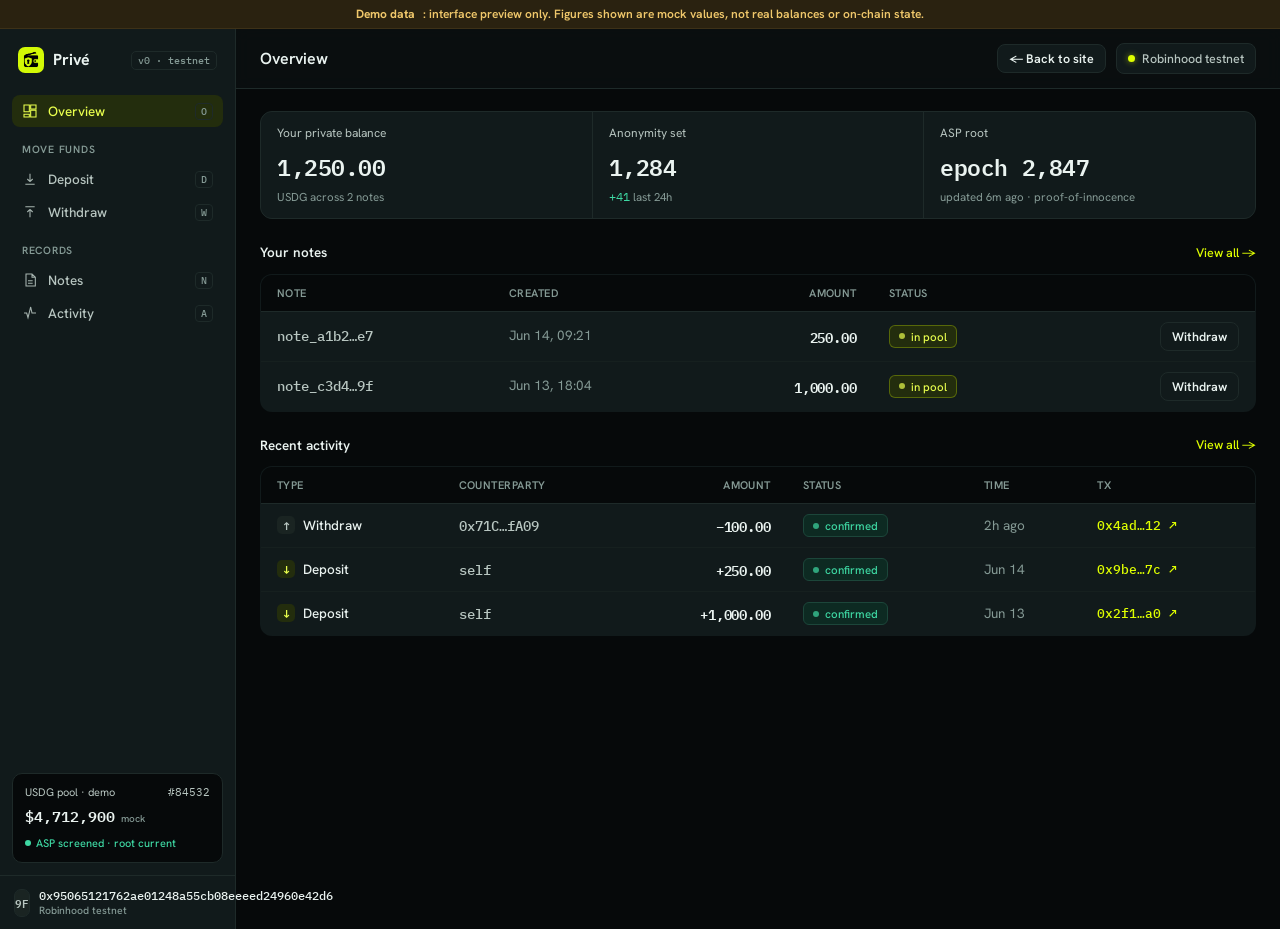
<file: console.html>
<!DOCTYPE html>
<html lang="en">
  <head>
    <meta charset="utf-8" />
    <meta name="viewport" content="width=device-width, initial-scale=1" />
    <title>Privé · console</title>
    <link
      href="https://fonts.googleapis.com/css2?family=Hanken+Grotesk:wght@400;500;600;700&family=IBM+Plex+Mono:wght@400;500;600&display=swap"
      rel="stylesheet"
    />
    <style>
      :root {
        color-scheme: dark;
        /* accent: Robinhood lime neon. --base-700 is the LIGHTER lime: it is used both as the
       primary-button hover fill and as accent text on dark tints, so it must read bright. */
        --base: #dfff00;
        --base-700: #e9ff4d;
        --base-tint: #232d0d;
        --ink: #eaf3f0;
        --ink-2: #b8c6c1;
        --ink-3: #859a95;
        --bg: #06090a;
        --panel: #111a1b;
        --line: #1e2a29;
        --line-2: #16201f;
        --pos: #3ed8a3;
        --pos-bg: #0d2a22;
        --warn: #f0c86b;
        --warn-bg: #2a2210;
        --neut-bg: #1a2422;
        --mono: "IBM Plex Mono", ui-monospace, monospace;
        --sans: "Hanken Grotesk", system-ui, sans-serif;
      }
      * {
        box-sizing: border-box;
      }
      body {
        margin: 0;
        font-family: var(--sans);
        color: var(--ink);
        background: var(--bg);
        font-size: 14px;
        line-height: 1.45;
        -webkit-font-smoothing: antialiased;
      }
      .mono {
        font-family: var(--mono);
        font-variant-numeric: tabular-nums;
      }
      a {
        color: var(--base);
        text-decoration: none;
      }
      button {
        font-family: inherit;
      }

      .app {
        display: grid;
        grid-template-columns: 236px 1fr;
        min-height: 100vh;
      }

      /* sidebar */
      .side {
        background: var(--panel);
        border-right: 1px solid var(--line);
        display: flex;
        flex-direction: column;
        position: sticky;
        top: 0;
        height: 100vh;
      }
      .brand {
        display: flex;
        align-items: center;
        gap: 9px;
        padding: 18px 18px 14px;
      }
      .brandlink {
        display: inline-flex;
        align-items: center;
        gap: 9px;
        color: inherit;
        text-decoration: none;
      }
      .brandlink:hover b {
        color: var(--base-700);
      }
      .brand .m {
        width: 26px;
        height: 26px;
        border-radius: 7px;
        background: url(/logo.png) center/cover no-repeat;
        position: relative;
      }
      .brand .m::before {
        content: none;
      }
      .brand b {
        font-weight: 700;
        font-size: 16px;
        letter-spacing: -0.01em;
      }
      .brand .env {
        margin-left: auto;
        font: 500 10px var(--mono);
        color: var(--ink-3);
        border: 1px solid var(--line);
        padding: 2px 6px;
        border-radius: 5px;
      }
      .navg {
        padding: 8px 12px;
        display: flex;
        flex-direction: column;
        gap: 1px;
      }
      .navg .lbl {
        font: 600 10.5px var(--sans);
        letter-spacing: 0.07em;
        text-transform: uppercase;
        color: var(--ink-3);
        padding: 14px 10px 6px;
      }
      .nav {
        display: flex;
        align-items: center;
        gap: 10px;
        padding: 7px 10px;
        border-radius: 8px;
        color: var(--ink-2);
        font-weight: 500;
        cursor: pointer;
        border: none;
        background: none;
        width: 100%;
        text-align: left;
        font-size: 13.5px;
      }
      .nav svg {
        width: 16px;
        height: 16px;
        stroke: currentColor;
        stroke-width: 1.6;
        fill: none;
        opacity: 0.9;
      }
      .nav:hover {
        background: var(--line-2);
        color: var(--ink);
      }
      .nav.active {
        background: var(--base-tint);
        color: var(--base-700);
      }
      .nav.active svg {
        opacity: 1;
      }
      .nav .kbd {
        margin-left: auto;
        font: 500 10px var(--mono);
        color: var(--ink-3);
        border: 1px solid var(--line);
        border-radius: 4px;
        padding: 1px 5px;
      }
      .side .grow {
        flex: 1;
      }
      .poolcard {
        margin: 12px;
        border: 1px solid var(--line);
        border-radius: 10px;
        padding: 11px 12px;
        background: var(--bg);
      }
      .poolcard .t {
        font-size: 11px;
        color: var(--ink-2);
        display: flex;
        justify-content: space-between;
      }
      .poolcard .n {
        font: 600 15px var(--mono);
        margin-top: 3px;
      }
      .poolcard .ok {
        display: inline-flex;
        align-items: center;
        gap: 5px;
        font: 500 11px var(--sans);
        color: var(--pos);
        margin-top: 7px;
      }
      .poolcard .ok i {
        width: 6px;
        height: 6px;
        border-radius: 50%;
        background: var(--pos);
      }
      .acct {
        display: flex;
        align-items: center;
        gap: 9px;
        padding: 12px 14px;
        border-top: 1px solid var(--line);
      }
      .acct .av {
        width: 28px;
        height: 28px;
        border-radius: 7px;
        background: var(--neut-bg);
        border: 1px solid var(--line);
        display: grid;
        place-items: center;
        font: 600 11px var(--mono);
        color: var(--ink-2);
      }
      .acct .who {
        font: 500 12px var(--mono);
      }
      .acct .who small {
        display: block;
        font: 500 10.5px var(--sans);
        color: var(--ink-3);
      }

      /* main */
      .main {
        min-width: 0;
      }
      .top {
        height: 60px;
        border-bottom: 1px solid var(--line);
        display: flex;
        align-items: center;
        justify-content: space-between;
        padding: 0 24px;
        position: sticky;
        top: 0;
        background: rgba(11, 16, 18, 0.82);
        backdrop-filter: blur(8px);
        z-index: 5;
      }
      .top h1 {
        font-size: 16px;
        font-weight: 600;
        margin: 0;
        letter-spacing: -0.01em;
      }
      .top .crumb {
        color: var(--ink-3);
        font-size: 12.5px;
        margin-left: 2px;
      }
      .top-right {
        display: flex;
        align-items: center;
        gap: 10px;
      }
      .net {
        display: inline-flex;
        align-items: center;
        gap: 7px;
        font: 500 12.5px var(--sans);
        color: var(--ink-2);
        border: 1px solid var(--line);
        background: var(--panel);
        padding: 6px 11px;
        border-radius: 8px;
      }
      .net .d {
        width: 7px;
        height: 7px;
        border-radius: 50%;
        background: var(--base);
        box-shadow: 0 0 6px rgba(223, 255, 0, 0.55);
      }
      .addr {
        font: 500 12.5px var(--mono);
        color: var(--ink);
        border: 1px solid var(--line);
        background: var(--panel);
        padding: 6px 11px;
        border-radius: 8px;
      }
      .view {
        padding: 22px 24px 60px;
        max-width: 1080px;
      }
      .view[hidden] {
        display: none;
      }

      /* metric row (data, not marketing) */
      .metrics {
        display: grid;
        grid-template-columns: repeat(3, 1fr);
        gap: 1px;
        background: var(--line);
        border: 1px solid var(--line);
        border-radius: 12px;
        overflow: hidden;
        margin-bottom: 22px;
      }
      .metric {
        background: var(--panel);
        padding: 13px 16px 12px;
      }
      .metric .k {
        font-size: 12px;
        color: var(--ink-2);
      }
      .metric .v {
        font: 600 23px var(--mono);
        letter-spacing: -0.02em;
        margin-top: 6px;
      }
      .metric .d {
        font-size: 11.5px;
        margin-top: 4px;
        color: var(--ink-3);
      }
      .metric .d .up {
        color: var(--pos);
        font-family: var(--mono);
      }

      .sec {
        display: flex;
        align-items: center;
        justify-content: space-between;
        margin: 24px 0 11px;
      }
      .sec h2 {
        font-size: 13.5px;
        font-weight: 600;
        margin: 0;
      }
      .sec a.link {
        font-size: 12.5px;
        font-weight: 500;
      }

      /* tables */
      .tbl {
        width: 100%;
        border-collapse: collapse;
        background: var(--panel);
        border: 1px solid var(--line);
        border-radius: 12px;
        overflow: hidden;
      }
      .tbl thead th {
        font: 600 11px var(--sans);
        letter-spacing: 0.04em;
        text-transform: uppercase;
        color: var(--ink-3);
        text-align: left;
        padding: 11px 16px;
        border-bottom: 1px solid var(--line);
        background: var(--bg);
      }
      .tbl td {
        padding: 10px 16px;
        border-bottom: 1px solid var(--line-2);
        font-size: 13.5px;
        vertical-align: middle;
      }
      .tbl tr:last-child td {
        border-bottom: none;
      }
      .tbl tbody tr:hover {
        background: rgba(223, 255, 0, 0.05);
      }
      .tbl td.num,
      .tbl th.num {
        text-align: right;
      }
      .id {
        font: 500 12.5px var(--mono);
        color: var(--ink-2);
      }
      .amt {
        font: 600 13.5px var(--mono);
        letter-spacing: -0.01em;
      }
      .muted {
        color: var(--ink-3);
      }
      .tx {
        font: 500 12.5px var(--mono);
        color: var(--base);
        display: inline-flex;
        align-items: center;
        gap: 5px;
      }

      /* status tags */
      .tag {
        display: inline-flex;
        align-items: center;
        gap: 6px;
        font: 500 11.5px var(--sans);
        padding: 3px 9px;
        border-radius: 6px;
        border: 1px solid transparent;
      }
      .tag.pool {
        color: var(--base-700);
        background: var(--base-tint);
        border-color: rgba(223, 255, 0, 0.28);
      }
      .tag.done {
        color: var(--ink-2);
        background: var(--neut-bg);
        border-color: var(--line);
      }
      .tag.ok {
        color: var(--pos);
        background: var(--pos-bg);
        border-color: #1c463a;
      }
      .tag::before {
        content: "";
        width: 6px;
        height: 6px;
        border-radius: 50%;
        background: currentColor;
        opacity: 0.7;
      }

      .btn {
        display: inline-flex;
        align-items: center;
        justify-content: center;
        gap: 7px;
        font: 600 13px var(--sans);
        border: 1px solid var(--line);
        background: var(--panel);
        color: var(--ink);
        border-radius: 8px;
        padding: 8px 13px;
        cursor: pointer;
      }
      .btn:hover {
        border-color: #2e3d3b;
      }
      /* lime is a BACKGROUND here, so the label must be near-black, never white */
      .btn.pri {
        background: var(--base);
        border-color: var(--base);
        color: var(--bg);
      }
      .btn.pri:hover {
        background: var(--base-700);
        border-color: var(--base-700);
      }
      .btn.sm {
        padding: 5px 11px;
        font-size: 12.5px;
      }

      /* compose forms */
      .compose {
        display: grid;
        grid-template-columns: 1fr 320px;
        gap: 20px;
        align-items: start;
      }
      .form {
        background: var(--panel);
        border: 1px solid var(--line);
        border-radius: 12px;
        padding: 20px;
      }
      .form h3 {
        margin: 0 0 16px;
        font-size: 14px;
        font-weight: 600;
      }
      .lab {
        font-size: 12px;
        font-weight: 600;
        color: var(--ink-2);
        display: block;
        margin: 0 0 6px;
      }
      .field {
        display: flex;
        align-items: center;
        border: 1px solid var(--line);
        border-radius: 9px;
        background: #0b1012;
        padding: 0 12px;
        margin-bottom: 14px;
      }
      .field input {
        border: none;
        outline: none;
        background: none;
        font: 600 16px var(--mono);
        color: var(--ink);
        padding: 12px 0;
        width: 100%;
      }
      .field .suffix {
        font: 600 13px var(--sans);
        color: var(--ink-2);
        white-space: nowrap;
      }
      .field.lg input {
        font-size: 26px;
      }
      .summary {
        background: var(--panel);
        border: 1px solid var(--line);
        border-radius: 12px;
        padding: 18px;
      }
      .summary h3 {
        margin: 0 0 12px;
        font: 500 10.5px var(--mono);
        letter-spacing: 0.12em;
        text-transform: uppercase;
        color: var(--ink-3);
      }
      .srow {
        display: flex;
        justify-content: space-between;
        padding: 8px 0;
        border-bottom: 1px solid var(--line-2);
        font-size: 13px;
      }
      .srow:last-of-type {
        border-bottom: none;
      }
      .srow b {
        font-family: var(--mono);
        font-weight: 600;
      }
      .hint {
        font-size: 12px;
        color: var(--ink-2);
        background: var(--warn-bg);
        border: 1px solid #3d3117;
        color: var(--warn);
        border-radius: 8px;
        padding: 10px 12px;
        margin-top: 8px;
        display: flex;
        gap: 8px;
      }
      .proofline {
        display: flex;
        align-items: center;
        gap: 10px;
        font: 500 12.5px var(--mono);
        color: var(--ink-2);
        margin: 6px 0 14px;
      }
      .proofline .bar {
        flex: 1;
        height: 5px;
        border-radius: 4px;
        background: var(--line);
        overflow: hidden;
      }
      .proofline .bar i {
        display: block;
        height: 100%;
        width: 64%;
        background: var(--base);
        border-radius: 4px;
        animation: pl 2.4s ease-in-out infinite;
      }
      @keyframes pl {
        0% {
          width: 10%;
        }
        70% {
          width: 92%;
        }
        100% {
          width: 10%;
        }
      }

      .empty {
        color: var(--ink-3);
        font-size: 13px;
        padding: 30px;
        text-align: center;
        border: 1px dashed var(--line);
        border-radius: 12px;
      }
      /* typed activity rows (direction-encoded) */
      .typ {
        display: inline-flex;
        align-items: center;
        gap: 8px;
        font-weight: 500;
      }
      .typ .ar {
        width: 18px;
        height: 18px;
        border-radius: 5px;
        display: grid;
        place-items: center;
        font: 600 12px var(--mono);
        line-height: 1;
      }
      .typ.in .ar {
        background: var(--base-tint);
        color: var(--base-700);
      }
      .typ.out .ar {
        background: var(--neut-bg);
        color: var(--ink-2);
      }
      /* zk proof step readout */
      .proofline .step {
        color: var(--base-700);
        min-width: 120px;
        text-align: right;
      }
      .rcpt {
        font: 500 12px var(--mono);
        color: var(--ink-3);
      }
      /* nullifier tombstone: a spent note is cryptographically dead, strike the hash */
      tr.spent td {
        color: var(--ink-3);
      }
      tr.spent .id {
        position: relative;
        color: var(--ink-2);
      }
      tr.spent .id::after {
        content: "";
        position: absolute;
        left: 0;
        right: auto;
        top: 50%;
        height: 1px;
        background: var(--ink-3);
        width: 0;
      }
      tr.spent.reveal .id::after {
        width: 100%;
        transition: width 0.45s ease-out;
      }
      @media (max-width: 920px) {
        .app {
          grid-template-columns: 1fr;
        }
        .side {
          display: none;
        }
        .compose {
          grid-template-columns: 1fr;
        }
        .metrics {
          grid-template-columns: 1fr;
        }
      }
      /* demo-data banner: this is a UI mockup, not live on-chain data */
      .demobar {
        position: sticky;
        top: 0;
        z-index: 20;
        display: flex;
        align-items: center;
        justify-content: center;
        gap: 8px;
        padding: 6px 14px;
        background: var(--warn-bg);
        color: var(--warn);
        font: 600 12px var(--sans);
        border-bottom: 1px solid #3d3117;
        text-align: center;
      }
      .demobar b {
        font-weight: 700;
      }
    </style>
  </head>
  <body>
    <div class="demobar">
      <b>Demo data</b>: interface preview only. Figures shown are mock values,
      not real balances or on-chain state.
    </div>
    <div class="app">
      <!-- sidebar -->
      <aside class="side">
        <div class="brand">
          <a class="brandlink" href="/" target="_top" title="Back to homepage"
            ><span class="m"></span><b>Privé</b></a
          ><span class="env">v0 · testnet</span>
        </div>
        <nav class="navg">
          <button class="nav active" data-view="overview" data-title="Overview">
            <svg viewBox="0 0 24 24">
              <path
                d="M3 13h8V3H3zM13 21h8V11h-8zM13 3v6h8V3zM3 21h8v-4H3z"
              /></svg
            >Overview<span class="kbd">O</span>
          </button>
          <span class="lbl">Move funds</span>
          <button class="nav" data-view="deposit" data-title="Deposit">
            <svg viewBox="0 0 24 24">
              <path d="M12 4v12m0 0 4-4m-4 4-4-4M5 20h14" /></svg
            >Deposit<span class="kbd">D</span>
          </button>
          <button class="nav" data-view="withdraw" data-title="Withdraw">
            <svg viewBox="0 0 24 24">
              <path d="M12 20V8m0 0 4 4m-4-4-4 4M5 4h14" /></svg
            >Withdraw<span class="kbd">W</span>
          </button>
          <span class="lbl">Records</span>
          <button class="nav" data-view="notes" data-title="Notes">
            <svg viewBox="0 0 24 24">
              <path d="M6 3h9l5 5v13H6zM15 3v5h5M9 13h7M9 17h7" /></svg
            >Notes<span class="kbd">N</span>
          </button>
          <button class="nav" data-view="activity" data-title="Activity">
            <svg viewBox="0 0 24 24"><path d="M3 12h4l2 7 4-16 2 9h6" /></svg
            >Activity<span class="kbd">A</span>
          </button>
        </nav>
        <div class="grow"></div>
        <div class="poolcard">
          <div class="t">
            <span>USDG pool · demo</span><span class="mono">#84532</span>
          </div>
          <div class="n">
            $4,712,900<span
              style="
                font: 500 10px var(--sans);
                color: var(--ink-3);
                margin-left: 6px;
              "
              >mock</span
            >
          </div>
          <div class="ok"><i></i>ASP screened · root current</div>
        </div>
        <div class="acct">
          <span class="av">9F</span>
          <span class="who">0x95065121762ae01248a55cb08eeeed24960e42d6<small>Robinhood testnet</small></span>
        </div>
      </aside>

      <!-- main -->
      <div class="main">
        <header class="top">
          <h1 id="ptitle">Overview <span class="crumb" id="pcrumb"></span></h1>
          <div class="top-right">
            <a class="btn sm" href="/" target="_top" title="Back to homepage"
              >← Back to site</a
            >
            <span class="net"><span class="d"></span>Robinhood testnet</span>
          </div>
        </header>

        <!-- OVERVIEW -->
        <section class="view" id="overview">
          <div class="metrics">
            <div class="metric">
              <div class="k">Your private balance</div>
              <div class="v">1,250.00</div>
              <div class="d">USDG across 2 notes</div>
            </div>
            <div class="metric">
              <div class="k">Anonymity set</div>
              <div class="v">1,284</div>
              <div class="d"><span class="up">+41</span> last 24h</div>
            </div>
            <div class="metric">
              <div class="k">ASP root</div>
              <div class="v">epoch 2,847</div>
              <div class="d">updated 6m ago · proof-of-innocence</div>
            </div>
          </div>

          <div class="sec">
            <h2>Your notes</h2>
            <a class="link" data-view="notes">View all →</a>
          </div>
          <table class="tbl">
            <thead>
              <tr>
                <th>Note</th>
                <th>Created</th>
                <th class="num">Amount</th>
                <th>Status</th>
                <th></th>
              </tr>
            </thead>
            <tbody>
              <tr>
                <td class="id">note_a1b2…e7</td>
                <td class="muted">Jun 14, 09:21</td>
                <td class="num amt">250.00</td>
                <td><span class="tag pool">in pool</span></td>
                <td class="num">
                  <button class="btn sm" data-view="withdraw">Withdraw</button>
                </td>
              </tr>
              <tr>
                <td class="id">note_c3d4…9f</td>
                <td class="muted">Jun 13, 18:04</td>
                <td class="num amt">1,000.00</td>
                <td><span class="tag pool">in pool</span></td>
                <td class="num">
                  <button class="btn sm" data-view="withdraw">Withdraw</button>
                </td>
              </tr>
            </tbody>
          </table>

          <div class="sec">
            <h2>Recent activity</h2>
            <a class="link" data-view="activity">View all →</a>
          </div>
          <table class="tbl">
            <thead>
              <tr>
                <th>Type</th>
                <th>Counterparty</th>
                <th class="num">Amount</th>
                <th>Status</th>
                <th>Time</th>
                <th>Tx</th>
              </tr>
            </thead>
            <tbody>
              <tr>
                <td>
                  <span class="typ out"><span class="ar">↑</span>Withdraw</span>
                </td>
                <td class="id">0x71C…fA09</td>
                <td class="num amt">−100.00</td>
                <td><span class="tag ok">confirmed</span></td>
                <td class="muted">2h ago</td>
                <td><a class="tx">0x4ad…12 ↗</a></td>
              </tr>
              <tr>
                <td>
                  <span class="typ in"><span class="ar">↓</span>Deposit</span>
                </td>
                <td class="id">self</td>
                <td class="num amt">+250.00</td>
                <td><span class="tag ok">confirmed</span></td>
                <td class="muted">Jun 14</td>
                <td><a class="tx">0x9be…7c ↗</a></td>
              </tr>
              <tr>
                <td>
                  <span class="typ in"><span class="ar">↓</span>Deposit</span>
                </td>
                <td class="id">self</td>
                <td class="num amt">+1,000.00</td>
                <td><span class="tag ok">confirmed</span></td>
                <td class="muted">Jun 13</td>
                <td><a class="tx">0x2f1…a0 ↗</a></td>
              </tr>
            </tbody>
          </table>
        </section>

        <!-- DEPOSIT -->
        <section class="view" id="deposit" hidden>
          <div class="compose">
            <div class="form">
              <h3>Deposit USDG into the pool</h3>
              <label class="lab">Amount</label>
              <div class="field lg">
                <input value="250.00" inputmode="decimal" /><span class="suffix"
                  >USDG</span
                >
              </div>
              <label class="lab">From wallet</label>
              <div class="field">
                <input
                  class="mono"
                  value="0x95065121762ae01248a55cb08eeeed24960e42d6 · balance 8,400.00"
                  readonly
                  style="font-size: 13px"
                />
              </div>
              <div class="hint">
                <span>!</span
                ><span
                  >You'll receive a secret <b>note</b> (nullifier + secret).
                  It's the only key to withdraw. Store it before you
                  deposit.</span
                >
              </div>
              <div style="margin-top: 16px; display: flex; gap: 10px">
                <button class="btn pri">Sign &amp; deposit</button
                ><button class="btn">Download note after</button>
              </div>
            </div>
            <div class="summary">
              <h3>SUMMARY</h3>
              <div class="srow">
                <span>Commitment</span><b>Poseidon(v,ℓ,·)</b>
              </div>
              <div class="srow">
                <span>Joins anonymity set</span><b>1,284 → 1,285</b>
              </div>
              <div class="srow">
                <span>Pool screening</span
                ><b style="color: var(--pos)">passed</b>
              </div>
              <div class="srow">
                <span>Network fee (est.)</span><b>~0.00021 ETH</b>
              </div>
            </div>
          </div>
        </section>

        <!-- WITHDRAW -->
        <section class="view" id="withdraw" hidden>
          <div class="compose">
            <div class="form">
              <h3>Withdraw to a fresh address</h3>
              <label class="lab">Note</label>
              <div class="field">
                <input
                  class="mono"
                  value="note_c3d4…9f · 1,000.00 USDG"
                  readonly
                  style="font-size: 13px"
                />
              </div>
              <label class="lab">Amount</label>
              <div class="field lg">
                <input value="400.00" inputmode="decimal" /><span class="suffix"
                  >USDG</span
                >
              </div>
              <label class="lab">Recipient (fresh address)</label>
              <div class="field">
                <input
                  class="mono"
                  value="0x71C…fA09"
                  style="font-size: 14px"
                />
              </div>
              <div class="proofline">
                <span>proof</span><span class="bar"><i></i></span
                ><span class="step" id="pstep">step 2/3 · proving</span>
              </div>
              <button class="btn pri">Generate proof &amp; withdraw</button>
            </div>
            <div class="summary">
              <h3>SUMMARY</h3>
              <div class="srow"><span>Withdraw</span><b>400.00 USDG</b></div>
              <div class="srow"><span>Change note</span><b>600.00 USDG</b></div>
              <div class="srow"><span>Nullifier spent</span><b>0x…e7</b></div>
              <div class="srow"><span>State root</span><b>0x4f…a1</b></div>
              <div class="srow">
                <span>Sender ↔ recipient</span
                ><b style="color: var(--pos)">unlinked</b>
              </div>
            </div>
          </div>
        </section>

        <!-- NOTES -->
        <section class="view" id="notes" hidden>
          <table class="tbl">
            <thead>
              <tr>
                <th>Note</th>
                <th>Created</th>
                <th class="num">Amount</th>
                <th>Status</th>
                <th></th>
              </tr>
            </thead>
            <tbody>
              <tr>
                <td class="id">note_a1b2…e7</td>
                <td class="muted">Jun 14, 09:21</td>
                <td class="num amt">250.00</td>
                <td><span class="tag pool">in pool</span></td>
                <td class="num">
                  <button class="btn sm" data-view="withdraw">Withdraw</button>
                </td>
              </tr>
              <tr>
                <td class="id">note_c3d4…9f</td>
                <td class="muted">Jun 13, 18:04</td>
                <td class="num amt">1,000.00</td>
                <td><span class="tag pool">in pool</span></td>
                <td class="num">
                  <button class="btn sm" data-view="withdraw">Withdraw</button>
                </td>
              </tr>
              <tr class="spent">
                <td class="id">note_8a7b…02</td>
                <td class="muted">Jun 11, 22:47</td>
                <td class="num amt">500.00</td>
                <td><span class="tag done">withdrawn</span></td>
                <td class="num"><span class="rcpt">rcpt_4ad…12 ↓</span></td>
              </tr>
            </tbody>
          </table>
        </section>

        <!-- ACTIVITY -->
        <section class="view" id="activity" hidden>
          <table class="tbl">
            <thead>
              <tr>
                <th>Type</th>
                <th>Counterparty</th>
                <th class="num">Amount</th>
                <th>Status</th>
                <th>Time</th>
                <th>Tx</th>
              </tr>
            </thead>
            <tbody>
              <tr>
                <td>
                  <span class="typ out"><span class="ar">↑</span>Withdraw</span>
                </td>
                <td class="id">0x71C…fA09</td>
                <td class="num amt">−100.00</td>
                <td><span class="tag ok">confirmed</span></td>
                <td class="muted">Jun 15, 11:02</td>
                <td><a class="tx">0x4ad…12 ↗</a></td>
              </tr>
              <tr>
                <td>
                  <span class="typ in"><span class="ar">↓</span>Deposit</span>
                </td>
                <td class="id">self</td>
                <td class="num amt">+250.00</td>
                <td><span class="tag ok">confirmed</span></td>
                <td class="muted">Jun 14, 09:21</td>
                <td><a class="tx">0x9be…7c ↗</a></td>
              </tr>
              <tr>
                <td>
                  <span class="typ out"><span class="ar">↑</span>Withdraw</span>
                </td>
                <td class="id">0x33a…01</td>
                <td class="num amt">−500.00</td>
                <td><span class="tag ok">confirmed</span></td>
                <td class="muted">Jun 13, 20:15</td>
                <td><a class="tx">0x77c…e9 ↗</a></td>
              </tr>
              <tr>
                <td>
                  <span class="typ in"><span class="ar">↓</span>Deposit</span>
                </td>
                <td class="id">self</td>
                <td class="num amt">+1,000.00</td>
                <td><span class="tag ok">confirmed</span></td>
                <td class="muted">Jun 13, 18:04</td>
                <td><a class="tx">0x2f1…a0 ↗</a></td>
              </tr>
            </tbody>
          </table>
        </section>
      </div>
    </div>

    <script>
      const titles = {
        overview: ["Overview", ""],
        deposit: ["Deposit", "· move funds"],
        withdraw: ["Withdraw", "· move funds"],
        notes: ["Notes", "· records"],
        activity: ["Activity", "· records"],
      };
      function show(v) {
        document
          .querySelectorAll(".view")
          .forEach((s) => (s.hidden = s.id !== v));
        document
          .querySelectorAll(".nav")
          .forEach((n) => n.classList.toggle("active", n.dataset.view === v));
        const t = titles[v] || [v, ""];
        document.getElementById("ptitle").firstChild.textContent = t[0] + " ";
        document.getElementById("pcrumb").textContent = t[1];
        document.querySelectorAll("tr.spent").forEach((r) => {
          r.classList.remove("reveal");
          if (v === "notes") setTimeout(() => r.classList.add("reveal"), 80);
        });
        window.scrollTo(0, 0);
      }
      document.querySelectorAll("[data-view]").forEach((el) =>
        el.addEventListener("click", (e) => {
          e.preventDefault();
          show(el.dataset.view);
        })
      );
      // keyboard shortcuts (real-tool feel)
      addEventListener("keydown", (e) => {
        if (e.target.tagName === "INPUT") return;
        const k = {
          o: "overview",
          d: "deposit",
          w: "withdraw",
          n: "notes",
          a: "activity",
        }[e.key.toLowerCase()];
        if (k) show(k);
      });
      // cycle the zk proof step readout, real-computation feel, not a smooth sine
      const _steps = [
        "step 1/3 · witness",
        "step 2/3 · proving",
        "step 3/3 · verify",
      ];
      let _si = 1;
      setInterval(() => {
        const ps = document.getElementById("pstep");
        if (ps) {
          _si = (_si + 1) % _steps.length;
          ps.textContent = _steps[_si];
        }
      }, 1100);
    </script>
  </body>
</html>
</file>
<file: _next/static/css/ed5c0e527bc7c5ea.css>
[data-aos][data-aos][data-aos-duration="50"],
body[data-aos-duration="50"] [data-aos] {
  transition-duration: 50ms;
}
[data-aos][data-aos][data-aos-delay="50"],
body[data-aos-delay="50"] [data-aos] {
  transition-delay: 0s;
}
[data-aos][data-aos][data-aos-delay="50"].aos-animate,
body[data-aos-delay="50"] [data-aos].aos-animate {
  transition-delay: 50ms;
}
[data-aos][data-aos][data-aos-duration="100"],
body[data-aos-duration="100"] [data-aos] {
  transition-duration: 0.1s;
}
[data-aos][data-aos][data-aos-delay="100"],
body[data-aos-delay="100"] [data-aos] {
  transition-delay: 0s;
}
[data-aos][data-aos][data-aos-delay="100"].aos-animate,
body[data-aos-delay="100"] [data-aos].aos-animate {
  transition-delay: 0.1s;
}
[data-aos][data-aos][data-aos-duration="150"],
body[data-aos-duration="150"] [data-aos] {
  transition-duration: 0.15s;
}
[data-aos][data-aos][data-aos-delay="150"],
body[data-aos-delay="150"] [data-aos] {
  transition-delay: 0s;
}
[data-aos][data-aos][data-aos-delay="150"].aos-animate,
body[data-aos-delay="150"] [data-aos].aos-animate {
  transition-delay: 0.15s;
}
[data-aos][data-aos][data-aos-duration="200"],
body[data-aos-duration="200"] [data-aos] {
  transition-duration: 0.2s;
}
[data-aos][data-aos][data-aos-delay="200"],
body[data-aos-delay="200"] [data-aos] {
  transition-delay: 0s;
}
[data-aos][data-aos][data-aos-delay="200"].aos-animate,
body[data-aos-delay="200"] [data-aos].aos-animate {
  transition-delay: 0.2s;
}
[data-aos][data-aos][data-aos-duration="250"],
body[data-aos-duration="250"] [data-aos] {
  transition-duration: 0.25s;
}
[data-aos][data-aos][data-aos-delay="250"],
body[data-aos-delay="250"] [data-aos] {
  transition-delay: 0s;
}
[data-aos][data-aos][data-aos-delay="250"].aos-animate,
body[data-aos-delay="250"] [data-aos].aos-animate {
  transition-delay: 0.25s;
}
[data-aos][data-aos][data-aos-duration="300"],
body[data-aos-duration="300"] [data-aos] {
  transition-duration: 0.3s;
}
[data-aos][data-aos][data-aos-delay="300"],
body[data-aos-delay="300"] [data-aos] {
  transition-delay: 0s;
}
[data-aos][data-aos][data-aos-delay="300"].aos-animate,
body[data-aos-delay="300"] [data-aos].aos-animate {
  transition-delay: 0.3s;
}
[data-aos][data-aos][data-aos-duration="350"],
body[data-aos-duration="350"] [data-aos] {
  transition-duration: 0.35s;
}
[data-aos][data-aos][data-aos-delay="350"],
body[data-aos-delay="350"] [data-aos] {
  transition-delay: 0s;
}
[data-aos][data-aos][data-aos-delay="350"].aos-animate,
body[data-aos-delay="350"] [data-aos].aos-animate {
  transition-delay: 0.35s;
}
[data-aos][data-aos][data-aos-duration="400"],
body[data-aos-duration="400"] [data-aos] {
  transition-duration: 0.4s;
}
[data-aos][data-aos][data-aos-delay="400"],
body[data-aos-delay="400"] [data-aos] {
  transition-delay: 0s;
}
[data-aos][data-aos][data-aos-delay="400"].aos-animate,
body[data-aos-delay="400"] [data-aos].aos-animate {
  transition-delay: 0.4s;
}
[data-aos][data-aos][data-aos-duration="450"],
body[data-aos-duration="450"] [data-aos] {
  transition-duration: 0.45s;
}
[data-aos][data-aos][data-aos-delay="450"],
body[data-aos-delay="450"] [data-aos] {
  transition-delay: 0s;
}
[data-aos][data-aos][data-aos-delay="450"].aos-animate,
body[data-aos-delay="450"] [data-aos].aos-animate {
  transition-delay: 0.45s;
}
[data-aos][data-aos][data-aos-duration="500"],
body[data-aos-duration="500"] [data-aos] {
  transition-duration: 0.5s;
}
[data-aos][data-aos][data-aos-delay="500"],
body[data-aos-delay="500"] [data-aos] {
  transition-delay: 0s;
}
[data-aos][data-aos][data-aos-delay="500"].aos-animate,
body[data-aos-delay="500"] [data-aos].aos-animate {
  transition-delay: 0.5s;
}
[data-aos][data-aos][data-aos-duration="550"],
body[data-aos-duration="550"] [data-aos] {
  transition-duration: 0.55s;
}
[data-aos][data-aos][data-aos-delay="550"],
body[data-aos-delay="550"] [data-aos] {
  transition-delay: 0s;
}
[data-aos][data-aos][data-aos-delay="550"].aos-animate,
body[data-aos-delay="550"] [data-aos].aos-animate {
  transition-delay: 0.55s;
}
[data-aos][data-aos][data-aos-duration="600"],
body[data-aos-duration="600"] [data-aos] {
  transition-duration: 0.6s;
}
[data-aos][data-aos][data-aos-delay="600"],
body[data-aos-delay="600"] [data-aos] {
  transition-delay: 0s;
}
[data-aos][data-aos][data-aos-delay="600"].aos-animate,
body[data-aos-delay="600"] [data-aos].aos-animate {
  transition-delay: 0.6s;
}
[data-aos][data-aos][data-aos-duration="650"],
body[data-aos-duration="650"] [data-aos] {
  transition-duration: 0.65s;
}
[data-aos][data-aos][data-aos-delay="650"],
body[data-aos-delay="650"] [data-aos] {
  transition-delay: 0s;
}
[data-aos][data-aos][data-aos-delay="650"].aos-animate,
body[data-aos-delay="650"] [data-aos].aos-animate {
  transition-delay: 0.65s;
}
[data-aos][data-aos][data-aos-duration="700"],
body[data-aos-duration="700"] [data-aos] {
  transition-duration: 0.7s;
}
[data-aos][data-aos][data-aos-delay="700"],
body[data-aos-delay="700"] [data-aos] {
  transition-delay: 0s;
}
[data-aos][data-aos][data-aos-delay="700"].aos-animate,
body[data-aos-delay="700"] [data-aos].aos-animate {
  transition-delay: 0.7s;
}
[data-aos][data-aos][data-aos-duration="750"],
body[data-aos-duration="750"] [data-aos] {
  transition-duration: 0.75s;
}
[data-aos][data-aos][data-aos-delay="750"],
body[data-aos-delay="750"] [data-aos] {
  transition-delay: 0s;
}
[data-aos][data-aos][data-aos-delay="750"].aos-animate,
body[data-aos-delay="750"] [data-aos].aos-animate {
  transition-delay: 0.75s;
}
[data-aos][data-aos][data-aos-duration="800"],
body[data-aos-duration="800"] [data-aos] {
  transition-duration: 0.8s;
}
[data-aos][data-aos][data-aos-delay="800"],
body[data-aos-delay="800"] [data-aos] {
  transition-delay: 0s;
}
[data-aos][data-aos][data-aos-delay="800"].aos-animate,
body[data-aos-delay="800"] [data-aos].aos-animate {
  transition-delay: 0.8s;
}
[data-aos][data-aos][data-aos-duration="850"],
body[data-aos-duration="850"] [data-aos] {
  transition-duration: 0.85s;
}
[data-aos][data-aos][data-aos-delay="850"],
body[data-aos-delay="850"] [data-aos] {
  transition-delay: 0s;
}
[data-aos][data-aos][data-aos-delay="850"].aos-animate,
body[data-aos-delay="850"] [data-aos].aos-animate {
  transition-delay: 0.85s;
}
[data-aos][data-aos][data-aos-duration="900"],
body[data-aos-duration="900"] [data-aos] {
  transition-duration: 0.9s;
}
[data-aos][data-aos][data-aos-delay="900"],
body[data-aos-delay="900"] [data-aos] {
  transition-delay: 0s;
}
[data-aos][data-aos][data-aos-delay="900"].aos-animate,
body[data-aos-delay="900"] [data-aos].aos-animate {
  transition-delay: 0.9s;
}
[data-aos][data-aos][data-aos-duration="950"],
body[data-aos-duration="950"] [data-aos] {
  transition-duration: 0.95s;
}
[data-aos][data-aos][data-aos-delay="950"],
body[data-aos-delay="950"] [data-aos] {
  transition-delay: 0s;
}
[data-aos][data-aos][data-aos-delay="950"].aos-animate,
body[data-aos-delay="950"] [data-aos].aos-animate {
  transition-delay: 0.95s;
}
[data-aos][data-aos][data-aos-duration="1000"],
body[data-aos-duration="1000"] [data-aos] {
  transition-duration: 1s;
}
[data-aos][data-aos][data-aos-delay="1000"],
body[data-aos-delay="1000"] [data-aos] {
  transition-delay: 0s;
}
[data-aos][data-aos][data-aos-delay="1000"].aos-animate,
body[data-aos-delay="1000"] [data-aos].aos-animate {
  transition-delay: 1s;
}
[data-aos][data-aos][data-aos-duration="1050"],
body[data-aos-duration="1050"] [data-aos] {
  transition-duration: 1.05s;
}
[data-aos][data-aos][data-aos-delay="1050"],
body[data-aos-delay="1050"] [data-aos] {
  transition-delay: 0s;
}
[data-aos][data-aos][data-aos-delay="1050"].aos-animate,
body[data-aos-delay="1050"] [data-aos].aos-animate {
  transition-delay: 1.05s;
}
[data-aos][data-aos][data-aos-duration="1100"],
body[data-aos-duration="1100"] [data-aos] {
  transition-duration: 1.1s;
}
[data-aos][data-aos][data-aos-delay="1100"],
body[data-aos-delay="1100"] [data-aos] {
  transition-delay: 0s;
}
[data-aos][data-aos][data-aos-delay="1100"].aos-animate,
body[data-aos-delay="1100"] [data-aos].aos-animate {
  transition-delay: 1.1s;
}
[data-aos][data-aos][data-aos-duration="1150"],
body[data-aos-duration="1150"] [data-aos] {
  transition-duration: 1.15s;
}
[data-aos][data-aos][data-aos-delay="1150"],
body[data-aos-delay="1150"] [data-aos] {
  transition-delay: 0s;
}
[data-aos][data-aos][data-aos-delay="1150"].aos-animate,
body[data-aos-delay="1150"] [data-aos].aos-animate {
  transition-delay: 1.15s;
}
[data-aos][data-aos][data-aos-duration="1200"],
body[data-aos-duration="1200"] [data-aos] {
  transition-duration: 1.2s;
}
[data-aos][data-aos][data-aos-delay="1200"],
body[data-aos-delay="1200"] [data-aos] {
  transition-delay: 0s;
}
[data-aos][data-aos][data-aos-delay="1200"].aos-animate,
body[data-aos-delay="1200"] [data-aos].aos-animate {
  transition-delay: 1.2s;
}
[data-aos][data-aos][data-aos-duration="1250"],
body[data-aos-duration="1250"] [data-aos] {
  transition-duration: 1.25s;
}
[data-aos][data-aos][data-aos-delay="1250"],
body[data-aos-delay="1250"] [data-aos] {
  transition-delay: 0s;
}
[data-aos][data-aos][data-aos-delay="1250"].aos-animate,
body[data-aos-delay="1250"] [data-aos].aos-animate {
  transition-delay: 1.25s;
}
[data-aos][data-aos][data-aos-duration="1300"],
body[data-aos-duration="1300"] [data-aos] {
  transition-duration: 1.3s;
}
[data-aos][data-aos][data-aos-delay="1300"],
body[data-aos-delay="1300"] [data-aos] {
  transition-delay: 0s;
}
[data-aos][data-aos][data-aos-delay="1300"].aos-animate,
body[data-aos-delay="1300"] [data-aos].aos-animate {
  transition-delay: 1.3s;
}
[data-aos][data-aos][data-aos-duration="1350"],
body[data-aos-duration="1350"] [data-aos] {
  transition-duration: 1.35s;
}
[data-aos][data-aos][data-aos-delay="1350"],
body[data-aos-delay="1350"] [data-aos] {
  transition-delay: 0s;
}
[data-aos][data-aos][data-aos-delay="1350"].aos-animate,
body[data-aos-delay="1350"] [data-aos].aos-animate {
  transition-delay: 1.35s;
}
[data-aos][data-aos][data-aos-duration="1400"],
body[data-aos-duration="1400"] [data-aos] {
  transition-duration: 1.4s;
}
[data-aos][data-aos][data-aos-delay="1400"],
body[data-aos-delay="1400"] [data-aos] {
  transition-delay: 0s;
}
[data-aos][data-aos][data-aos-delay="1400"].aos-animate,
body[data-aos-delay="1400"] [data-aos].aos-animate {
  transition-delay: 1.4s;
}
[data-aos][data-aos][data-aos-duration="1450"],
body[data-aos-duration="1450"] [data-aos] {
  transition-duration: 1.45s;
}
[data-aos][data-aos][data-aos-delay="1450"],
body[data-aos-delay="1450"] [data-aos] {
  transition-delay: 0s;
}
[data-aos][data-aos][data-aos-delay="1450"].aos-animate,
body[data-aos-delay="1450"] [data-aos].aos-animate {
  transition-delay: 1.45s;
}
[data-aos][data-aos][data-aos-duration="1500"],
body[data-aos-duration="1500"] [data-aos] {
  transition-duration: 1.5s;
}
[data-aos][data-aos][data-aos-delay="1500"],
body[data-aos-delay="1500"] [data-aos] {
  transition-delay: 0s;
}
[data-aos][data-aos][data-aos-delay="1500"].aos-animate,
body[data-aos-delay="1500"] [data-aos].aos-animate {
  transition-delay: 1.5s;
}
[data-aos][data-aos][data-aos-duration="1550"],
body[data-aos-duration="1550"] [data-aos] {
  transition-duration: 1.55s;
}
[data-aos][data-aos][data-aos-delay="1550"],
body[data-aos-delay="1550"] [data-aos] {
  transition-delay: 0s;
}
[data-aos][data-aos][data-aos-delay="1550"].aos-animate,
body[data-aos-delay="1550"] [data-aos].aos-animate {
  transition-delay: 1.55s;
}
[data-aos][data-aos][data-aos-duration="1600"],
body[data-aos-duration="1600"] [data-aos] {
  transition-duration: 1.6s;
}
[data-aos][data-aos][data-aos-delay="1600"],
body[data-aos-delay="1600"] [data-aos] {
  transition-delay: 0s;
}
[data-aos][data-aos][data-aos-delay="1600"].aos-animate,
body[data-aos-delay="1600"] [data-aos].aos-animate {
  transition-delay: 1.6s;
}
[data-aos][data-aos][data-aos-duration="1650"],
body[data-aos-duration="1650"] [data-aos] {
  transition-duration: 1.65s;
}
[data-aos][data-aos][data-aos-delay="1650"],
body[data-aos-delay="1650"] [data-aos] {
  transition-delay: 0s;
}
[data-aos][data-aos][data-aos-delay="1650"].aos-animate,
body[data-aos-delay="1650"] [data-aos].aos-animate {
  transition-delay: 1.65s;
}
[data-aos][data-aos][data-aos-duration="1700"],
body[data-aos-duration="1700"] [data-aos] {
  transition-duration: 1.7s;
}
[data-aos][data-aos][data-aos-delay="1700"],
body[data-aos-delay="1700"] [data-aos] {
  transition-delay: 0s;
}
[data-aos][data-aos][data-aos-delay="1700"].aos-animate,
body[data-aos-delay="1700"] [data-aos].aos-animate {
  transition-delay: 1.7s;
}
[data-aos][data-aos][data-aos-duration="1750"],
body[data-aos-duration="1750"] [data-aos] {
  transition-duration: 1.75s;
}
[data-aos][data-aos][data-aos-delay="1750"],
body[data-aos-delay="1750"] [data-aos] {
  transition-delay: 0s;
}
[data-aos][data-aos][data-aos-delay="1750"].aos-animate,
body[data-aos-delay="1750"] [data-aos].aos-animate {
  transition-delay: 1.75s;
}
[data-aos][data-aos][data-aos-duration="1800"],
body[data-aos-duration="1800"] [data-aos] {
  transition-duration: 1.8s;
}
[data-aos][data-aos][data-aos-delay="1800"],
body[data-aos-delay="1800"] [data-aos] {
  transition-delay: 0s;
}
[data-aos][data-aos][data-aos-delay="1800"].aos-animate,
body[data-aos-delay="1800"] [data-aos].aos-animate {
  transition-delay: 1.8s;
}
[data-aos][data-aos][data-aos-duration="1850"],
body[data-aos-duration="1850"] [data-aos] {
  transition-duration: 1.85s;
}
[data-aos][data-aos][data-aos-delay="1850"],
body[data-aos-delay="1850"] [data-aos] {
  transition-delay: 0s;
}
[data-aos][data-aos][data-aos-delay="1850"].aos-animate,
body[data-aos-delay="1850"] [data-aos].aos-animate {
  transition-delay: 1.85s;
}
[data-aos][data-aos][data-aos-duration="1900"],
body[data-aos-duration="1900"] [data-aos] {
  transition-duration: 1.9s;
}
[data-aos][data-aos][data-aos-delay="1900"],
body[data-aos-delay="1900"] [data-aos] {
  transition-delay: 0s;
}
[data-aos][data-aos][data-aos-delay="1900"].aos-animate,
body[data-aos-delay="1900"] [data-aos].aos-animate {
  transition-delay: 1.9s;
}
[data-aos][data-aos][data-aos-duration="1950"],
body[data-aos-duration="1950"] [data-aos] {
  transition-duration: 1.95s;
}
[data-aos][data-aos][data-aos-delay="1950"],
body[data-aos-delay="1950"] [data-aos] {
  transition-delay: 0s;
}
[data-aos][data-aos][data-aos-delay="1950"].aos-animate,
body[data-aos-delay="1950"] [data-aos].aos-animate {
  transition-delay: 1.95s;
}
[data-aos][data-aos][data-aos-duration="2000"],
body[data-aos-duration="2000"] [data-aos] {
  transition-duration: 2s;
}
[data-aos][data-aos][data-aos-delay="2000"],
body[data-aos-delay="2000"] [data-aos] {
  transition-delay: 0s;
}
[data-aos][data-aos][data-aos-delay="2000"].aos-animate,
body[data-aos-delay="2000"] [data-aos].aos-animate {
  transition-delay: 2s;
}
[data-aos][data-aos][data-aos-duration="2050"],
body[data-aos-duration="2050"] [data-aos] {
  transition-duration: 2.05s;
}
[data-aos][data-aos][data-aos-delay="2050"],
body[data-aos-delay="2050"] [data-aos] {
  transition-delay: 0s;
}
[data-aos][data-aos][data-aos-delay="2050"].aos-animate,
body[data-aos-delay="2050"] [data-aos].aos-animate {
  transition-delay: 2.05s;
}
[data-aos][data-aos][data-aos-duration="2100"],
body[data-aos-duration="2100"] [data-aos] {
  transition-duration: 2.1s;
}
[data-aos][data-aos][data-aos-delay="2100"],
body[data-aos-delay="2100"] [data-aos] {
  transition-delay: 0s;
}
[data-aos][data-aos][data-aos-delay="2100"].aos-animate,
body[data-aos-delay="2100"] [data-aos].aos-animate {
  transition-delay: 2.1s;
}
[data-aos][data-aos][data-aos-duration="2150"],
body[data-aos-duration="2150"] [data-aos] {
  transition-duration: 2.15s;
}
[data-aos][data-aos][data-aos-delay="2150"],
body[data-aos-delay="2150"] [data-aos] {
  transition-delay: 0s;
}
[data-aos][data-aos][data-aos-delay="2150"].aos-animate,
body[data-aos-delay="2150"] [data-aos].aos-animate {
  transition-delay: 2.15s;
}
[data-aos][data-aos][data-aos-duration="2200"],
body[data-aos-duration="2200"] [data-aos] {
  transition-duration: 2.2s;
}
[data-aos][data-aos][data-aos-delay="2200"],
body[data-aos-delay="2200"] [data-aos] {
  transition-delay: 0s;
}
[data-aos][data-aos][data-aos-delay="2200"].aos-animate,
body[data-aos-delay="2200"] [data-aos].aos-animate {
  transition-delay: 2.2s;
}
[data-aos][data-aos][data-aos-duration="2250"],
body[data-aos-duration="2250"] [data-aos] {
  transition-duration: 2.25s;
}
[data-aos][data-aos][data-aos-delay="2250"],
body[data-aos-delay="2250"] [data-aos] {
  transition-delay: 0s;
}
[data-aos][data-aos][data-aos-delay="2250"].aos-animate,
body[data-aos-delay="2250"] [data-aos].aos-animate {
  transition-delay: 2.25s;
}
[data-aos][data-aos][data-aos-duration="2300"],
body[data-aos-duration="2300"] [data-aos] {
  transition-duration: 2.3s;
}
[data-aos][data-aos][data-aos-delay="2300"],
body[data-aos-delay="2300"] [data-aos] {
  transition-delay: 0s;
}
[data-aos][data-aos][data-aos-delay="2300"].aos-animate,
body[data-aos-delay="2300"] [data-aos].aos-animate {
  transition-delay: 2.3s;
}
[data-aos][data-aos][data-aos-duration="2350"],
body[data-aos-duration="2350"] [data-aos] {
  transition-duration: 2.35s;
}
[data-aos][data-aos][data-aos-delay="2350"],
body[data-aos-delay="2350"] [data-aos] {
  transition-delay: 0s;
}
[data-aos][data-aos][data-aos-delay="2350"].aos-animate,
body[data-aos-delay="2350"] [data-aos].aos-animate {
  transition-delay: 2.35s;
}
[data-aos][data-aos][data-aos-duration="2400"],
body[data-aos-duration="2400"] [data-aos] {
  transition-duration: 2.4s;
}
[data-aos][data-aos][data-aos-delay="2400"],
body[data-aos-delay="2400"] [data-aos] {
  transition-delay: 0s;
}
[data-aos][data-aos][data-aos-delay="2400"].aos-animate,
body[data-aos-delay="2400"] [data-aos].aos-animate {
  transition-delay: 2.4s;
}
[data-aos][data-aos][data-aos-duration="2450"],
body[data-aos-duration="2450"] [data-aos] {
  transition-duration: 2.45s;
}
[data-aos][data-aos][data-aos-delay="2450"],
body[data-aos-delay="2450"] [data-aos] {
  transition-delay: 0s;
}
[data-aos][data-aos][data-aos-delay="2450"].aos-animate,
body[data-aos-delay="2450"] [data-aos].aos-animate {
  transition-delay: 2.45s;
}
[data-aos][data-aos][data-aos-duration="2500"],
body[data-aos-duration="2500"] [data-aos] {
  transition-duration: 2.5s;
}
[data-aos][data-aos][data-aos-delay="2500"],
body[data-aos-delay="2500"] [data-aos] {
  transition-delay: 0s;
}
[data-aos][data-aos][data-aos-delay="2500"].aos-animate,
body[data-aos-delay="2500"] [data-aos].aos-animate {
  transition-delay: 2.5s;
}
[data-aos][data-aos][data-aos-duration="2550"],
body[data-aos-duration="2550"] [data-aos] {
  transition-duration: 2.55s;
}
[data-aos][data-aos][data-aos-delay="2550"],
body[data-aos-delay="2550"] [data-aos] {
  transition-delay: 0s;
}
[data-aos][data-aos][data-aos-delay="2550"].aos-animate,
body[data-aos-delay="2550"] [data-aos].aos-animate {
  transition-delay: 2.55s;
}
[data-aos][data-aos][data-aos-duration="2600"],
body[data-aos-duration="2600"] [data-aos] {
  transition-duration: 2.6s;
}
[data-aos][data-aos][data-aos-delay="2600"],
body[data-aos-delay="2600"] [data-aos] {
  transition-delay: 0s;
}
[data-aos][data-aos][data-aos-delay="2600"].aos-animate,
body[data-aos-delay="2600"] [data-aos].aos-animate {
  transition-delay: 2.6s;
}
[data-aos][data-aos][data-aos-duration="2650"],
body[data-aos-duration="2650"] [data-aos] {
  transition-duration: 2.65s;
}
[data-aos][data-aos][data-aos-delay="2650"],
body[data-aos-delay="2650"] [data-aos] {
  transition-delay: 0s;
}
[data-aos][data-aos][data-aos-delay="2650"].aos-animate,
body[data-aos-delay="2650"] [data-aos].aos-animate {
  transition-delay: 2.65s;
}
[data-aos][data-aos][data-aos-duration="2700"],
body[data-aos-duration="2700"] [data-aos] {
  transition-duration: 2.7s;
}
[data-aos][data-aos][data-aos-delay="2700"],
body[data-aos-delay="2700"] [data-aos] {
  transition-delay: 0s;
}
[data-aos][data-aos][data-aos-delay="2700"].aos-animate,
body[data-aos-delay="2700"] [data-aos].aos-animate {
  transition-delay: 2.7s;
}
[data-aos][data-aos][data-aos-duration="2750"],
body[data-aos-duration="2750"] [data-aos] {
  transition-duration: 2.75s;
}
[data-aos][data-aos][data-aos-delay="2750"],
body[data-aos-delay="2750"] [data-aos] {
  transition-delay: 0s;
}
[data-aos][data-aos][data-aos-delay="2750"].aos-animate,
body[data-aos-delay="2750"] [data-aos].aos-animate {
  transition-delay: 2.75s;
}
[data-aos][data-aos][data-aos-duration="2800"],
body[data-aos-duration="2800"] [data-aos] {
  transition-duration: 2.8s;
}
[data-aos][data-aos][data-aos-delay="2800"],
body[data-aos-delay="2800"] [data-aos] {
  transition-delay: 0s;
}
[data-aos][data-aos][data-aos-delay="2800"].aos-animate,
body[data-aos-delay="2800"] [data-aos].aos-animate {
  transition-delay: 2.8s;
}
[data-aos][data-aos][data-aos-duration="2850"],
body[data-aos-duration="2850"] [data-aos] {
  transition-duration: 2.85s;
}
[data-aos][data-aos][data-aos-delay="2850"],
body[data-aos-delay="2850"] [data-aos] {
  transition-delay: 0s;
}
[data-aos][data-aos][data-aos-delay="2850"].aos-animate,
body[data-aos-delay="2850"] [data-aos].aos-animate {
  transition-delay: 2.85s;
}
[data-aos][data-aos][data-aos-duration="2900"],
body[data-aos-duration="2900"] [data-aos] {
  transition-duration: 2.9s;
}
[data-aos][data-aos][data-aos-delay="2900"],
body[data-aos-delay="2900"] [data-aos] {
  transition-delay: 0s;
}
[data-aos][data-aos][data-aos-delay="2900"].aos-animate,
body[data-aos-delay="2900"] [data-aos].aos-animate {
  transition-delay: 2.9s;
}
[data-aos][data-aos][data-aos-duration="2950"],
body[data-aos-duration="2950"] [data-aos] {
  transition-duration: 2.95s;
}
[data-aos][data-aos][data-aos-delay="2950"],
body[data-aos-delay="2950"] [data-aos] {
  transition-delay: 0s;
}
[data-aos][data-aos][data-aos-delay="2950"].aos-animate,
body[data-aos-delay="2950"] [data-aos].aos-animate {
  transition-delay: 2.95s;
}
[data-aos][data-aos][data-aos-duration="3000"],
body[data-aos-duration="3000"] [data-aos] {
  transition-duration: 3s;
}
[data-aos][data-aos][data-aos-delay="3000"],
body[data-aos-delay="3000"] [data-aos] {
  transition-delay: 0s;
}
[data-aos][data-aos][data-aos-delay="3000"].aos-animate,
body[data-aos-delay="3000"] [data-aos].aos-animate {
  transition-delay: 3s;
}
[data-aos] {
  pointer-events: none;
}
[data-aos].aos-animate {
  pointer-events: auto;
}
[data-aos][data-aos][data-aos-easing="linear"],
body[data-aos-easing="linear"] [data-aos] {
  transition-timing-function: cubic-bezier(0.25, 0.25, 0.75, 0.75);
}
[data-aos][data-aos][data-aos-easing="ease"],
body[data-aos-easing="ease"] [data-aos] {
  transition-timing-function: ease;
}
[data-aos][data-aos][data-aos-easing="ease-in"],
body[data-aos-easing="ease-in"] [data-aos] {
  transition-timing-function: ease-in;
}
[data-aos][data-aos][data-aos-easing="ease-out"],
body[data-aos-easing="ease-out"] [data-aos] {
  transition-timing-function: ease-out;
}
[data-aos][data-aos][data-aos-easing="ease-in-out"],
body[data-aos-easing="ease-in-out"] [data-aos] {
  transition-timing-function: ease-in-out;
}
[data-aos][data-aos][data-aos-easing="ease-in-back"],
body[data-aos-easing="ease-in-back"] [data-aos] {
  transition-timing-function: cubic-bezier(0.6, -0.28, 0.735, 0.045);
}
[data-aos][data-aos][data-aos-easing="ease-out-back"],
body[data-aos-easing="ease-out-back"] [data-aos] {
  transition-timing-function: cubic-bezier(0.175, 0.885, 0.32, 1.275);
}
[data-aos][data-aos][data-aos-easing="ease-in-out-back"],
body[data-aos-easing="ease-in-out-back"] [data-aos] {
  transition-timing-function: cubic-bezier(0.68, -0.55, 0.265, 1.55);
}
[data-aos][data-aos][data-aos-easing="ease-in-sine"],
body[data-aos-easing="ease-in-sine"] [data-aos] {
  transition-timing-function: cubic-bezier(0.47, 0, 0.745, 0.715);
}
[data-aos][data-aos][data-aos-easing="ease-out-sine"],
body[data-aos-easing="ease-out-sine"] [data-aos] {
  transition-timing-function: cubic-bezier(0.39, 0.575, 0.565, 1);
}
[data-aos][data-aos][data-aos-easing="ease-in-out-sine"],
body[data-aos-easing="ease-in-out-sine"] [data-aos] {
  transition-timing-function: cubic-bezier(0.445, 0.05, 0.55, 0.95);
}
[data-aos][data-aos][data-aos-easing="ease-in-quad"],
body[data-aos-easing="ease-in-quad"] [data-aos] {
  transition-timing-function: cubic-bezier(0.55, 0.085, 0.68, 0.53);
}
[data-aos][data-aos][data-aos-easing="ease-out-quad"],
body[data-aos-easing="ease-out-quad"] [data-aos] {
  transition-timing-function: cubic-bezier(0.25, 0.46, 0.45, 0.94);
}
[data-aos][data-aos][data-aos-easing="ease-in-out-quad"],
body[data-aos-easing="ease-in-out-quad"] [data-aos] {
  transition-timing-function: cubic-bezier(0.455, 0.03, 0.515, 0.955);
}
[data-aos][data-aos][data-aos-easing="ease-in-cubic"],
body[data-aos-easing="ease-in-cubic"] [data-aos] {
  transition-timing-function: cubic-bezier(0.55, 0.085, 0.68, 0.53);
}
[data-aos][data-aos][data-aos-easing="ease-out-cubic"],
body[data-aos-easing="ease-out-cubic"] [data-aos] {
  transition-timing-function: cubic-bezier(0.25, 0.46, 0.45, 0.94);
}
[data-aos][data-aos][data-aos-easing="ease-in-out-cubic"],
body[data-aos-easing="ease-in-out-cubic"] [data-aos] {
  transition-timing-function: cubic-bezier(0.455, 0.03, 0.515, 0.955);
}
[data-aos][data-aos][data-aos-easing="ease-in-quart"],
body[data-aos-easing="ease-in-quart"] [data-aos] {
  transition-timing-function: cubic-bezier(0.55, 0.085, 0.68, 0.53);
}
[data-aos][data-aos][data-aos-easing="ease-out-quart"],
body[data-aos-easing="ease-out-quart"] [data-aos] {
  transition-timing-function: cubic-bezier(0.25, 0.46, 0.45, 0.94);
}
[data-aos][data-aos][data-aos-easing="ease-in-out-quart"],
body[data-aos-easing="ease-in-out-quart"] [data-aos] {
  transition-timing-function: cubic-bezier(0.455, 0.03, 0.515, 0.955);
}
@media screen {
  html:not(.no-js) [data-aos^="fade"][data-aos^="fade"] {
    opacity: 0;
    transition-property: opacity, -webkit-transform;
    transition-property: opacity, transform;
    transition-property: opacity, transform, -webkit-transform;
  }
  html:not(.no-js) [data-aos^="fade"][data-aos^="fade"].aos-animate {
    opacity: 1;
    -webkit-transform: none;
    transform: none;
  }
  html:not(.no-js) [data-aos="fade-up"] {
    -webkit-transform: translate3d(0, 100px, 0);
    transform: translate3d(0, 100px, 0);
  }
  html:not(.no-js) [data-aos="fade-down"] {
    -webkit-transform: translate3d(0, -100px, 0);
    transform: translate3d(0, -100px, 0);
  }
  html:not(.no-js) [data-aos="fade-right"] {
    -webkit-transform: translate3d(-100px, 0, 0);
    transform: translate3d(-100px, 0, 0);
  }
  html:not(.no-js) [data-aos="fade-left"] {
    -webkit-transform: translate3d(100px, 0, 0);
    transform: translate3d(100px, 0, 0);
  }
  html:not(.no-js) [data-aos="fade-up-right"] {
    -webkit-transform: translate3d(-100px, 100px, 0);
    transform: translate3d(-100px, 100px, 0);
  }
  html:not(.no-js) [data-aos="fade-up-left"] {
    -webkit-transform: translate3d(100px, 100px, 0);
    transform: translate3d(100px, 100px, 0);
  }
  html:not(.no-js) [data-aos="fade-down-right"] {
    -webkit-transform: translate3d(-100px, -100px, 0);
    transform: translate3d(-100px, -100px, 0);
  }
  html:not(.no-js) [data-aos="fade-down-left"] {
    -webkit-transform: translate3d(100px, -100px, 0);
    transform: translate3d(100px, -100px, 0);
  }
  html:not(.no-js) [data-aos^="zoom"][data-aos^="zoom"] {
    opacity: 0;
    transition-property: opacity, -webkit-transform;
    transition-property: opacity, transform;
    transition-property: opacity, transform, -webkit-transform;
  }
  html:not(.no-js) [data-aos^="zoom"][data-aos^="zoom"].aos-animate {
    opacity: 1;
    -webkit-transform: translateZ(0) scale(1);
    transform: translateZ(0) scale(1);
  }
  html:not(.no-js) [data-aos="zoom-in"] {
    -webkit-transform: scale(0.6);
    transform: scale(0.6);
  }
  html:not(.no-js) [data-aos="zoom-in-up"] {
    -webkit-transform: translate3d(0, 100px, 0) scale(0.6);
    transform: translate3d(0, 100px, 0) scale(0.6);
  }
  html:not(.no-js) [data-aos="zoom-in-down"] {
    -webkit-transform: translate3d(0, -100px, 0) scale(0.6);
    transform: translate3d(0, -100px, 0) scale(0.6);
  }
  html:not(.no-js) [data-aos="zoom-in-right"] {
    -webkit-transform: translate3d(-100px, 0, 0) scale(0.6);
    transform: translate3d(-100px, 0, 0) scale(0.6);
  }
  html:not(.no-js) [data-aos="zoom-in-left"] {
    -webkit-transform: translate3d(100px, 0, 0) scale(0.6);
    transform: translate3d(100px, 0, 0) scale(0.6);
  }
  html:not(.no-js) [data-aos="zoom-out"] {
    -webkit-transform: scale(1.2);
    transform: scale(1.2);
  }
  html:not(.no-js) [data-aos="zoom-out-up"] {
    -webkit-transform: translate3d(0, 100px, 0) scale(1.2);
    transform: translate3d(0, 100px, 0) scale(1.2);
  }
  html:not(.no-js) [data-aos="zoom-out-down"] {
    -webkit-transform: translate3d(0, -100px, 0) scale(1.2);
    transform: translate3d(0, -100px, 0) scale(1.2);
  }
  html:not(.no-js) [data-aos="zoom-out-right"] {
    -webkit-transform: translate3d(-100px, 0, 0) scale(1.2);
    transform: translate3d(-100px, 0, 0) scale(1.2);
  }
  html:not(.no-js) [data-aos="zoom-out-left"] {
    -webkit-transform: translate3d(100px, 0, 0) scale(1.2);
    transform: translate3d(100px, 0, 0) scale(1.2);
  }
  html:not(.no-js) [data-aos^="slide"][data-aos^="slide"] {
    transition-property: -webkit-transform;
    transition-property: transform;
    transition-property: transform, -webkit-transform;
    visibility: hidden;
  }
  html:not(.no-js) [data-aos^="slide"][data-aos^="slide"].aos-animate {
    visibility: visible;
    -webkit-transform: translateZ(0);
    transform: translateZ(0);
  }
  html:not(.no-js) [data-aos="slide-up"] {
    -webkit-transform: translate3d(0, 100%, 0);
    transform: translate3d(0, 100%, 0);
  }
  html:not(.no-js) [data-aos="slide-down"] {
    -webkit-transform: translate3d(0, -100%, 0);
    transform: translate3d(0, -100%, 0);
  }
  html:not(.no-js) [data-aos="slide-right"] {
    -webkit-transform: translate3d(-100%, 0, 0);
    transform: translate3d(-100%, 0, 0);
  }
  html:not(.no-js) [data-aos="slide-left"] {
    -webkit-transform: translate3d(100%, 0, 0);
    transform: translate3d(100%, 0, 0);
  }
  html:not(.no-js) [data-aos^="flip"][data-aos^="flip"] {
    -webkit-backface-visibility: hidden;
    backface-visibility: hidden;
    transition-property: -webkit-transform;
    transition-property: transform;
    transition-property: transform, -webkit-transform;
  }
  html:not(.no-js) [data-aos="flip-left"] {
    -webkit-transform: perspective(2500px) rotateY(-100deg);
    transform: perspective(2500px) rotateY(-100deg);
  }
  html:not(.no-js) [data-aos="flip-left"].aos-animate {
    -webkit-transform: perspective(2500px) rotateY(0);
    transform: perspective(2500px) rotateY(0);
  }
  html:not(.no-js) [data-aos="flip-right"] {
    -webkit-transform: perspective(2500px) rotateY(100deg);
    transform: perspective(2500px) rotateY(100deg);
  }
  html:not(.no-js) [data-aos="flip-right"].aos-animate {
    -webkit-transform: perspective(2500px) rotateY(0);
    transform: perspective(2500px) rotateY(0);
  }
  html:not(.no-js) [data-aos="flip-up"] {
    -webkit-transform: perspective(2500px) rotateX(-100deg);
    transform: perspective(2500px) rotateX(-100deg);
  }
  html:not(.no-js) [data-aos="flip-up"].aos-animate {
    -webkit-transform: perspective(2500px) rotateX(0);
    transform: perspective(2500px) rotateX(0);
  }
  html:not(.no-js) [data-aos="flip-down"] {
    -webkit-transform: perspective(2500px) rotateX(100deg);
    transform: perspective(2500px) rotateX(100deg);
  }
  html:not(.no-js) [data-aos="flip-down"].aos-animate {
    -webkit-transform: perspective(2500px) rotateX(0);
    transform: perspective(2500px) rotateX(0);
  }
}
</file>
